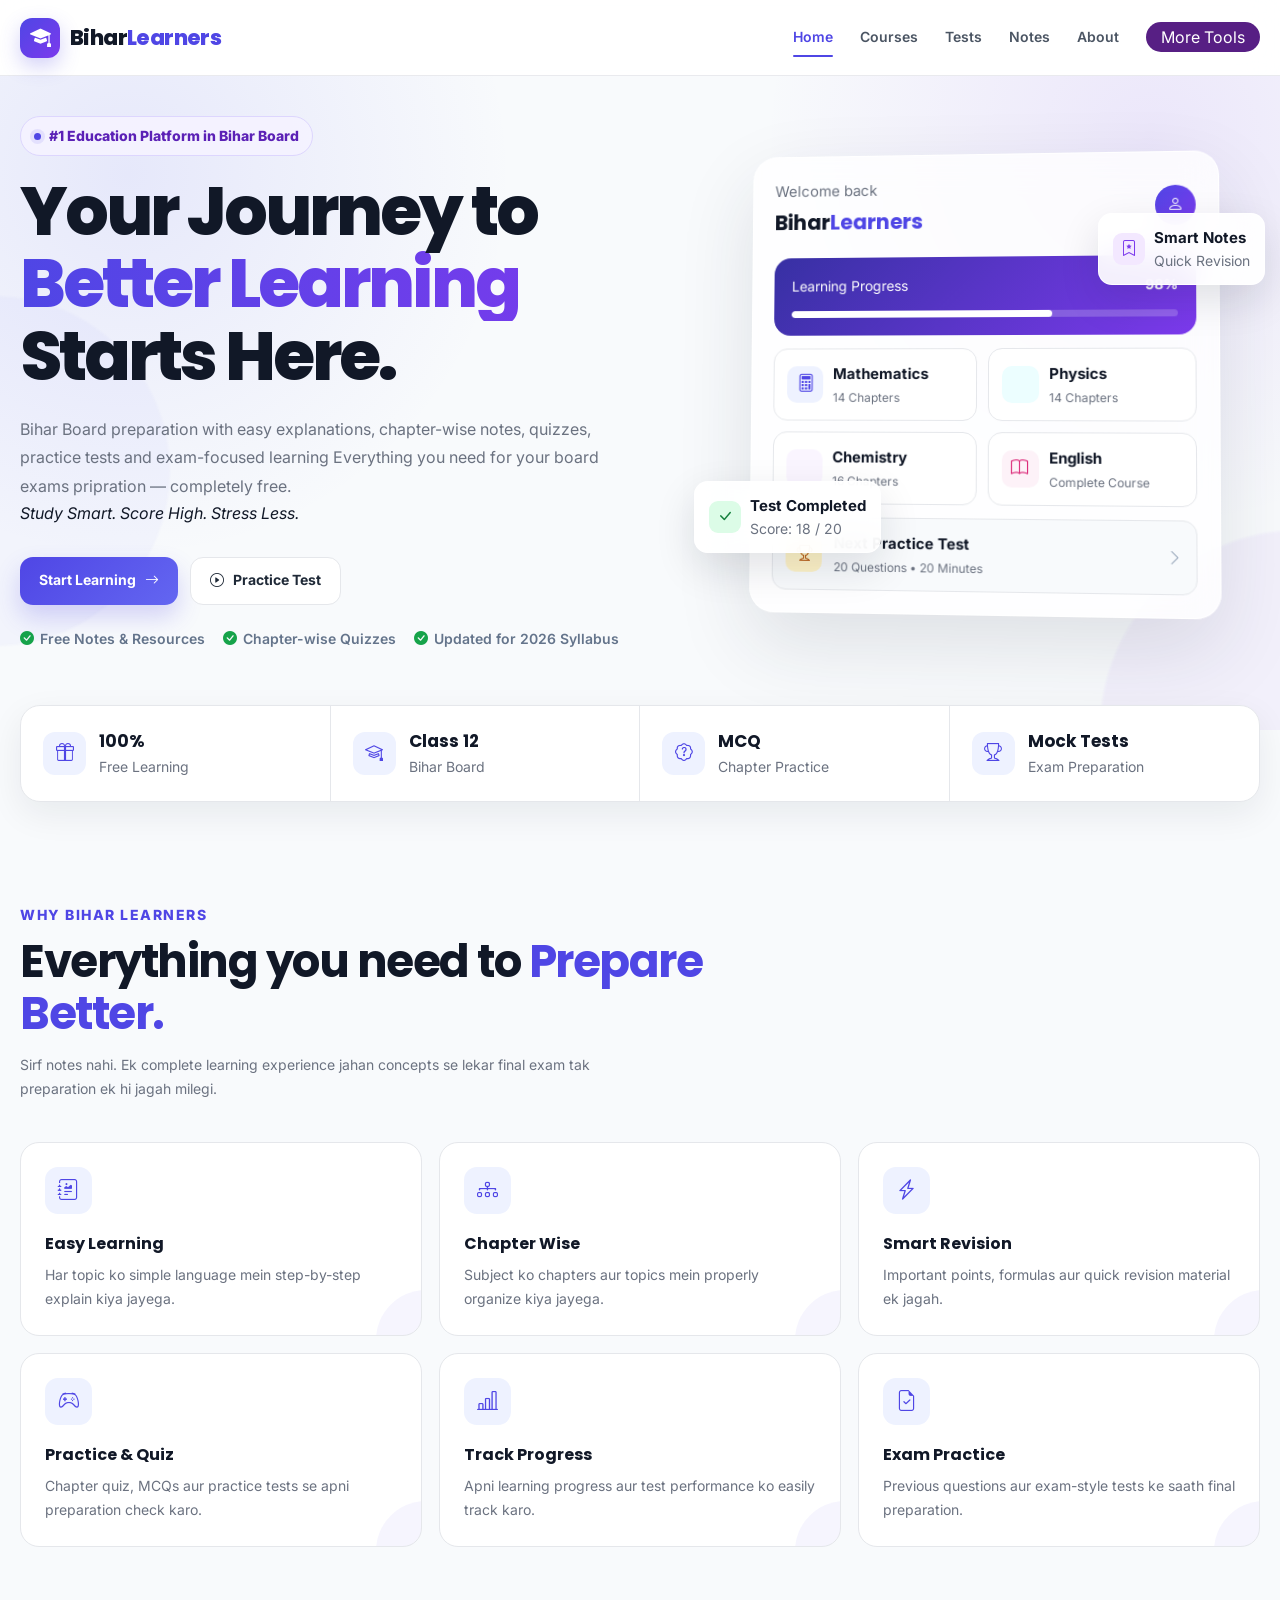
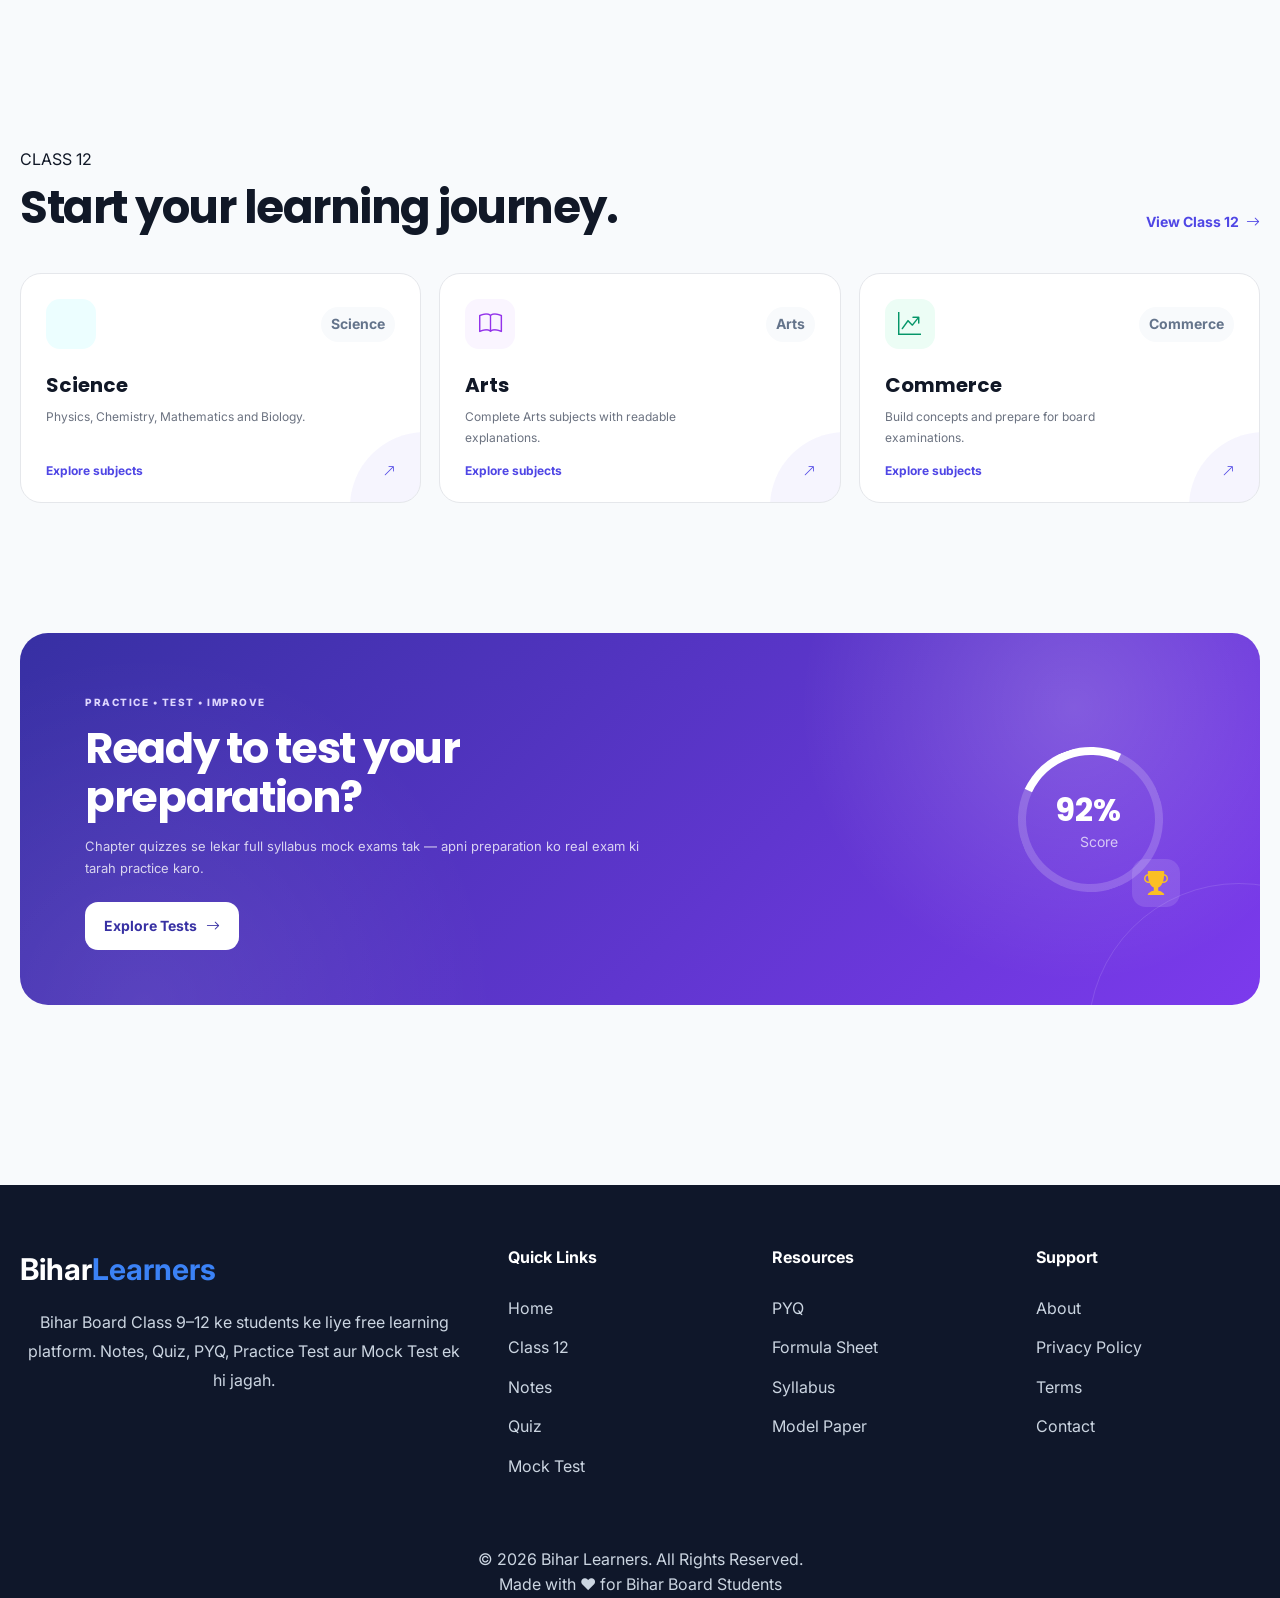
<file: index.html>
<!DOCTYPE html>
<html lang="en">

<head>
    <meta charset="UTF-8">

    <meta name="viewport" content="width=device-width, initial-scale=1.0">

    <meta name="description"
        content="Bihar Learners - Free Class 12 Bihar Board courses, notes, quizzes, practice tests and exam preparation.">

    <meta name="theme-color" content="#4f46e5">

    <title>Bihar Learners | Class 12 Bihar Board</title>


    <!-- =========================
         GOOGLE FONTS
    ========================== -->

    <link rel="preconnect" href="https://fonts.googleapis.com">

    <link rel="preconnect" href="https://fonts.gstatic.com" crossorigin>

    <link
        href="https://fonts.googleapis.com/css2?family=Inter:wght@400;500;600;700;800&family=Poppins:wght@500;600;700;800&display=swap"
        rel="stylesheet">


    <!-- =========================
         BOOTSTRAP ICONS
    ========================== -->

    <link rel="stylesheet" href="https://cdn.jsdelivr.net/npm/bootstrap-icons@1.11.3/font/bootstrap-icons.min.css">


    <!-- =========================
         PROJECT CSS
    ========================== -->

    <link rel="stylesheet" href="css/style.css">

    <link rel="stylesheet" href="css/responsive.css">

    <link rel="stylesheet" href="css/components.css">

</head>
<style>
    /* Modern Premium Dropdown UI CSS */
    .dropdown {
        position: relative;
        display: inline-block;
    }

    /* Invisible block to keep hover active between button and dropdown */
    .dropdown::after {
        content: '';
        position: absolute;
        top: 100%;
        left: 0;
        width: 100%;
        height: 15px;
    }

    .logo img {
        height: 50px;
        vertical-align: middle
    }

    .dropdown-content {
        opacity: 0;
        visibility: hidden;
        transform: translateY(15px);
        transition: all 0.3s cubic-bezier(0.25, 0.8, 0.25, 1);
        position: absolute;
        background-color: #ffffff;
        min-width: 200px;
        box-shadow: 0 10px 30px rgba(0, 0, 0, 0.08);
        z-index: 9999;
        border-radius: 12px;
        top: 100%;
        left: 0;
        margin-top: 12px;
        padding: 8px;
        border: 1px solid rgba(0, 0, 0, 0.05);
    }

    /* Upward pointing arrow (Caret) */
    .dropdown-content::before {
        content: '';
        position: absolute;
        top: -6px;
        left: 45px;
        /* Adjust according to button text */
        transform: rotate(45deg);
        width: 12px;
        height: 12px;
        background-color: #ffffff;
        border-top: 1px solid rgba(0, 0, 0, 0.05);
        border-left: 1px solid rgba(0, 0, 0, 0.05);
    }

    .dropdown-content a {
        color: #4a4a4a !important;
        padding: 10px 16px;
        text-decoration: none;
        display: block;
        background: transparent !important;
        border-radius: 8px !important;
        font-size: 14px;
        font-weight: 500;
        transition: all 0.2s ease-in-out;
        margin-bottom: 2px;
        font-family: 'Poppins', sans-serif;
    }

    .dropdown-content a:last-child {
        margin-bottom: 0;
    }

    /* Hover effect on dropdown links */
    .dropdown-content a:hover {
        background-color: #f5f0fa !important;
        /* Soft theme matching color */
        color: #571F84 !important;
        transform: translateX(5px);
        /* Modern slide right effect */
    }

    /* Show dropdown on hover */
    .dropdown:hover .dropdown-content {
        opacity: 1;
        visibility: visible;
        transform: translateY(0);
    }
</style>


<!-- ==================================================
     NAVBAR
================================================== -->

<header class="site-header">

    <div class="container nav-container">


        <!-- BRAND -->

        <a href="index.html" class="brand">

            <span class="brand-icon">
                <i class="bi bi-mortarboard-fill"></i>
            </span>

            <span class="brand-text">
                Bihar<span>Learners</span>
            </span>

        </a>


        <!-- DESKTOP NAVIGATION -->

        <nav class="main-nav" id="mainNav">

            <a href="index.html" class="nav-link active">
                Home
            </a>

            <a href="pages/courses.html" class="nav-link">
                Courses
            </a>

            <a href="pages/tests.html" class="nav-link">
                Tests
            </a>

            <a href="pages/notes.html" class="nav-link">
                Notes
            </a>

            <a href="pages/about.html" class="nav-link">
                About
            </a>

            <li class="dropdown">
                <a href="#"
                    style="color:white; background:#571F84; padding: 5px 15px; border-radius: 20px; transition: 0.3s;"
                    class="">More Tools <i class="fa-solid fa-caret-down"></i></a>
                <div class="dropdown-content">
                    <a href="careers.php"><i class="fa-solid fa-briefcase"></i> Careers</a>
                    <a href="free-library.php"><i class="fa-solid fa-book-open-reader"></i> Free Course</a>
                    <a href="spoken-english.php"><i class="fa-solid fa-language"></i> Spoken Learning</a>
                    <a href="tools.php"><i class="fa-solid fa-toolbox"></i> Master Tools</a>
                    <a href="omr.php"><i class="fa-solid fa-list-check"></i> OMR Generator</a>
                    <a href="exam_timer.php"><i class="fa-solid fa-stopwatch"></i> Exam Timer</a>
                </div>
            </li>

        </nav>


        <!-- MOBILE MENU -->

        <button class="menu-toggle" id="menuToggle" aria-label="Open menu">

            <i class="bi bi-list"></i>

        </button>

    </div>

</header>



<!-- ==================================================
     HERO
================================================== -->

<main>


    <section class="hero-section">

        <div class="hero-background">

            <div class="hero-glow glow-one"></div>

            <div class="hero-glow glow-two"></div>

        </div>


        <div class="container hero-container">


            <!-- HERO CONTENT -->

            <div class="hero-content">


                <div class="hero-badge">

                    <span class="badge-dot"></span>

                    #1 Education Platform in Bihar Board

                </div>


                <h1>

                    Your Journey to

                    <span>Better Learning</span>

                    Starts Here.

                </h1>


                <p>

                    Bihar Board preparation
                    with easy explanations, chapter-wise notes,
                    quizzes, practice tests and exam-focused
                    learning Everything you need for your board exams pripration — completely free.

                </p>
                <i>Study Smart. Score High. Stress Less.</i>


                <div class="hero-buttons">

                    <a href="class 12/index.html" class="btn btn-primary">

                        Start Learning

                        <i class="bi bi-arrow-right"></i>

                    </a>


                    <a href="pages/tests.html" class="btn btn-secondary">

                        <i class="bi bi-play-circle"></i>

                        Practice Test

                    </a>

                </div>


                <!-- TRUST POINTS -->

                <div class="hero-points">

                    <span>
                        <i class="bi bi-check-circle-fill"></i>
                        Free Notes & Resources
                    </span>

                    <span>
                        <i class="bi bi-check-circle-fill"></i>
                        Chapter-wise Quizzes
                    </span>

                    <span>
                        <i class="bi bi-check-circle-fill"></i>
                        Updated for 2026 Syllabus
                    </span>

                </div>


            </div>



            <!-- HERO VISUAL -->

            <div class="hero-visual">


                <div class="dashboard-card">


                    <!-- DASHBOARD HEADER -->

                    <div class="dashboard-header">

                        <div>

                            <small>
                                Welcome back
                            </small>

                            <h3>


                                <span class="brand-text">
                                    Bihar<span>Learners</span>
                                </span>
                            </h3>
                        </div>


                        <div class="profile-icon">

                            <i class="bi bi-person"></i>

                        </div>

                    </div>



                    <!-- PROGRESS -->

                    <div class="learning-progress">

                        <div class="progress-top">

                            <span>
                                Learning Progress
                            </span>

                            <strong>
                                98%
                            </strong>

                        </div>


                        <div class="progress-track">

                            <div class="progress-value"></div>

                        </div>

                    </div>



                    <!-- SUBJECTS -->

                    <div class="mini-subjects">


                        <div class="mini-subject">

                            <span class="subject-symbol math">
                                <i class="bi bi-calculator"></i>
                            </span>

                            <div>

                                <strong>
                                    Mathematics
                                </strong>

                                <small>
                                    14 Chapters
                                </small>

                            </div>

                        </div>



                        <div class="mini-subject">

                            <span class="subject-symbol physics">
                                <i class="bi bi-atom"></i>
                            </span>

                            <div>

                                <strong>
                                    Physics
                                </strong>

                                <small>
                                    14 Chapters
                                </small>

                            </div>

                        </div>



                        <div class="mini-subject">

                            <span class="subject-symbol chemistry">
                                <i class="bi bi-flask"></i>
                            </span>

                            <div>

                                <strong>
                                    Chemistry
                                </strong>

                                <small>
                                    16 Chapters
                                </small>

                            </div>

                        </div>



                        <div class="mini-subject">

                            <span class="subject-symbol english">
                                <i class="bi bi-book"></i>
                            </span>

                            <div>

                                <strong>
                                    English
                                </strong>

                                <small>
                                    Complete Course
                                </small>

                            </div>

                        </div>


                    </div>


                    <!-- TEST CARD -->

                    <div class="test-preview">

                        <div class="test-icon">

                            <i class="bi bi-trophy"></i>

                        </div>


                        <div>

                            <strong>
                                Next Practice Test
                            </strong>

                            <small>
                                20 Questions • 20 Minutes
                            </small>

                        </div>


                        <i class="bi bi-chevron-right"></i>

                    </div>

                </div>


                <!-- FLOATING CARD -->

                <div class="floating-card floating-test">

                    <span>
                        <i class="bi bi-check-lg"></i>
                    </span>

                    <div>

                        <strong>
                            Test Completed
                        </strong>

                        <small>
                            Score: 18 / 20
                        </small>

                    </div>

                </div>


                <div class="floating-card floating-note">

                    <span>
                        <i class="bi bi-bookmark-star"></i>
                    </span>

                    <div>

                        <strong>
                            Smart Notes
                        </strong>

                        <small>
                            Quick Revision
                        </small>

                    </div>

                </div>


            </div>

        </div>

    </section>



    <!-- ==================================================
     QUICK STATS
================================================== -->

    <section class="stats-section">

        <div class="container stats-container">


            <div class="stat-item">

                <div class="stat-icon">
                    <i class="bi bi-gift"></i>
                </div>

                <div>

                    <strong>
                        100%
                    </strong>

                    <span>
                        Free Learning
                    </span>

                </div>

            </div>



            <div class="stat-item">

                <div class="stat-icon">
                    <i class="bi bi-mortarboard"></i>
                </div>

                <div>

                    <strong>
                        Class 12
                    </strong>

                    <span>
                        Bihar Board
                    </span>

                </div>

            </div>



            <div class="stat-item">

                <div class="stat-icon">
                    <i class="bi bi-patch-question"></i>
                </div>

                <div>

                    <strong>
                        MCQ
                    </strong>

                    <span>
                        Chapter Practice
                    </span>

                </div>

            </div>



            <div class="stat-item">

                <div class="stat-icon">
                    <i class="bi bi-trophy"></i>
                </div>

                <div>

                    <strong>
                        Mock Tests
                    </strong>

                    <span>
                        Exam Preparation
                    </span>

                </div>

            </div>


        </div>

    </section>



    <!-- ==================================================
     WHY BIHAR LEARNERS
================================================== -->

    <section class="features-section">

        <div class="container">


            <div class="section-heading">

                <span>
                    WHY BIHAR LEARNERS
                </span>

                <h2>
                    Everything you need to
                    <span>Prepare Better.</span>
                </h2>

                <p>

                    Sirf notes nahi. Ek complete learning
                    experience jahan concepts se lekar final
                    exam tak preparation ek hi jagah milegi.

                </p>

            </div>



            <div class="feature-grid">


                <article class="feature-card">

                    <div class="feature-icon">
                        <i class="bi bi-journal-richtext"></i>
                    </div>

                    <h3>
                        Easy Learning
                    </h3>

                    <p>
                        Har topic ko simple language mein
                        step-by-step explain kiya jayega.
                    </p>

                </article>



                <article class="feature-card">

                    <div class="feature-icon">
                        <i class="bi bi-diagram-3"></i>
                    </div>

                    <h3>
                        Chapter Wise
                    </h3>

                    <p>
                        Subject ko chapters aur topics mein
                        properly organize kiya jayega.
                    </p>

                </article>



                <article class="feature-card">

                    <div class="feature-icon">
                        <i class="bi bi-lightning-charge"></i>
                    </div>

                    <h3>
                        Smart Revision
                    </h3>

                    <p>
                        Important points, formulas aur quick
                        revision material ek jagah.
                    </p>

                </article>



                <article class="feature-card">

                    <div class="feature-icon">
                        <i class="bi bi-controller"></i>
                    </div>

                    <h3>
                        Practice & Quiz
                    </h3>

                    <p>
                        Chapter quiz, MCQs aur practice tests
                        se apni preparation check karo.
                    </p>

                </article>



                <article class="feature-card">

                    <div class="feature-icon">
                        <i class="bi bi-bar-chart-line"></i>
                    </div>

                    <h3>
                        Track Progress
                    </h3>

                    <p>
                        Apni learning progress aur test
                        performance ko easily track karo.
                    </p>

                </article>



                <article class="feature-card">

                    <div class="feature-icon">
                        <i class="bi bi-file-earmark-check"></i>
                    </div>

                    <h3>
                        Exam Practice
                    </h3>

                    <p>
                        Previous questions aur exam-style
                        tests ke saath final preparation.
                    </p>

                </article>


            </div>

        </div>

    </section>



    <!-- ==================================================
     CLASS 12 COURSES
================================================== -->

    <section class="courses-section" id="courses">

        <div class="container">


            <div class="section-heading section-heading-row">

                <div>

                    <span>
                        CLASS 12
                    </span>

                    <h2>
                        Start your learning journey.
                    </h2>

                </div>


                <a href="class 12/index.html" class="view-all">

                    View Class 12

                    <i class="bi bi-arrow-right"></i>

                </a>

            </div>



            <div class="course-preview-grid">


                <!-- SCIENCE -->

                <a href="class 12/index.html" class="course-card">

                    <div class="course-top">

                        <div class="course-icon science-icon">
                            <i class="bi bi-atom"></i>
                        </div>

                        <span class="course-label">
                            Science
                        </span>

                    </div>


                    <h3>
                        Science
                    </h3>

                    <p>
                        Physics, Chemistry, Mathematics
                        and Biology.
                    </p>


                    <div class="course-footer">

                        <span>
                            Explore subjects
                        </span>

                        <i class="bi bi-arrow-up-right"></i>

                    </div>

                </a>



                <!-- ARTS -->

                <a href="class 12/index.html" class="course-card">

                    <div class="course-top">

                        <div class="course-icon arts-icon">
                            <i class="bi bi-book"></i>
                        </div>

                        <span class="course-label">
                            Arts
                        </span>

                    </div>


                    <h3>
                        Arts
                    </h3>

                    <p>
                        Complete Arts subjects with
                        readable explanations.
                    </p>


                    <div class="course-footer">

                        <span>
                            Explore subjects
                        </span>

                        <i class="bi bi-arrow-up-right"></i>

                    </div>

                </a>



                <!-- COMMERCE -->

                <a href="class 12/index.html" class="course-card">

                    <div class="course-top">

                        <div class="course-icon commerce-icon">
                            <i class="bi bi-graph-up-arrow"></i>
                        </div>

                        <span class="course-label">
                            Commerce
                        </span>

                    </div>


                    <h3>
                        Commerce
                    </h3>

                    <p>
                        Build concepts and prepare for
                        board examinations.
                    </p>


                    <div class="course-footer">

                        <span>
                            Explore subjects
                        </span>

                        <i class="bi bi-arrow-up-right"></i>

                    </div>

                </a>


            </div>

        </div>

    </section>



    <!-- ==================================================
     TEST CTA
================================================== -->

    <section class="test-section">

        <div class="container">


            <div class="test-banner">


                <div class="test-banner-content">

                    <span class="banner-tag">
                        PRACTICE • TEST • IMPROVE
                    </span>

                    <h2>
                        Ready to test
                        your preparation?
                    </h2>

                    <p>
                        Chapter quizzes se lekar full syllabus
                        mock exams tak — apni preparation ko
                        real exam ki tarah practice karo.
                    </p>


                    <a href="pages/tests.html" class="btn btn-white">

                        Explore Tests

                        <i class="bi bi-arrow-right"></i>

                    </a>

                </div>


                <div class="test-banner-visual">

                    <div class="score-circle">

                        <strong>
                            92%
                        </strong>

                        <span>
                            Score
                        </span>

                    </div>

                    <i class="bi bi-trophy-fill trophy-icon"></i>

                </div>


            </div>

        </div>

    </section>



    <!-- ==================================================
     FOOTER
================================================== -->

    <footer class="site-footer">

        <div class="container footer-top">

            <div class="footer-brand">

                <h3>Bihar<span>Learners</span></h3>

                <p>
                    Bihar Board Class 9–12 ke students ke liye free learning
                    platform. Notes, Quiz, PYQ, Practice Test aur Mock Test
                    ek hi jagah.
                </p>

            </div>



            <div class="footer-links">

                <h4>Quick Links</h4>

                <a href="index.html">Home</a>
                <a href="class 12/index.html">Class 12</a>
                <a href="#">Notes</a>
                <a href="#">Quiz</a>
                <a href="#">Mock Test</a>

            </div>

            <div class="footer-links">

                <h4>Resources</h4>

                <a href="#">PYQ</a>
                <a href="#">Formula Sheet</a>
                <a href="#">Syllabus</a>
                <a href="#">Model Paper</a>

            </div>

            <div class="footer-links">

                <h4>Support</h4>

                <a href="#">About</a>
                <a href="#">Privacy Policy</a>
                <a href="#">Terms</a>
                <a href="#">Contact</a>

            </div>

        </div>

        <div class="text-align: center; padding: 20px 0;">

            <p>
                © 2026 Bihar Learners. All Rights Reserved.
            </p>



       

            <p>
                Made with ❤️ for Bihar Board Students
            </p>
 </div>
    </footer>


</main>



<!-- ==================================================
     JAVASCRIPT
================================================== -->

<script src="js/app.js"></script>

</body>

</html>
</file>
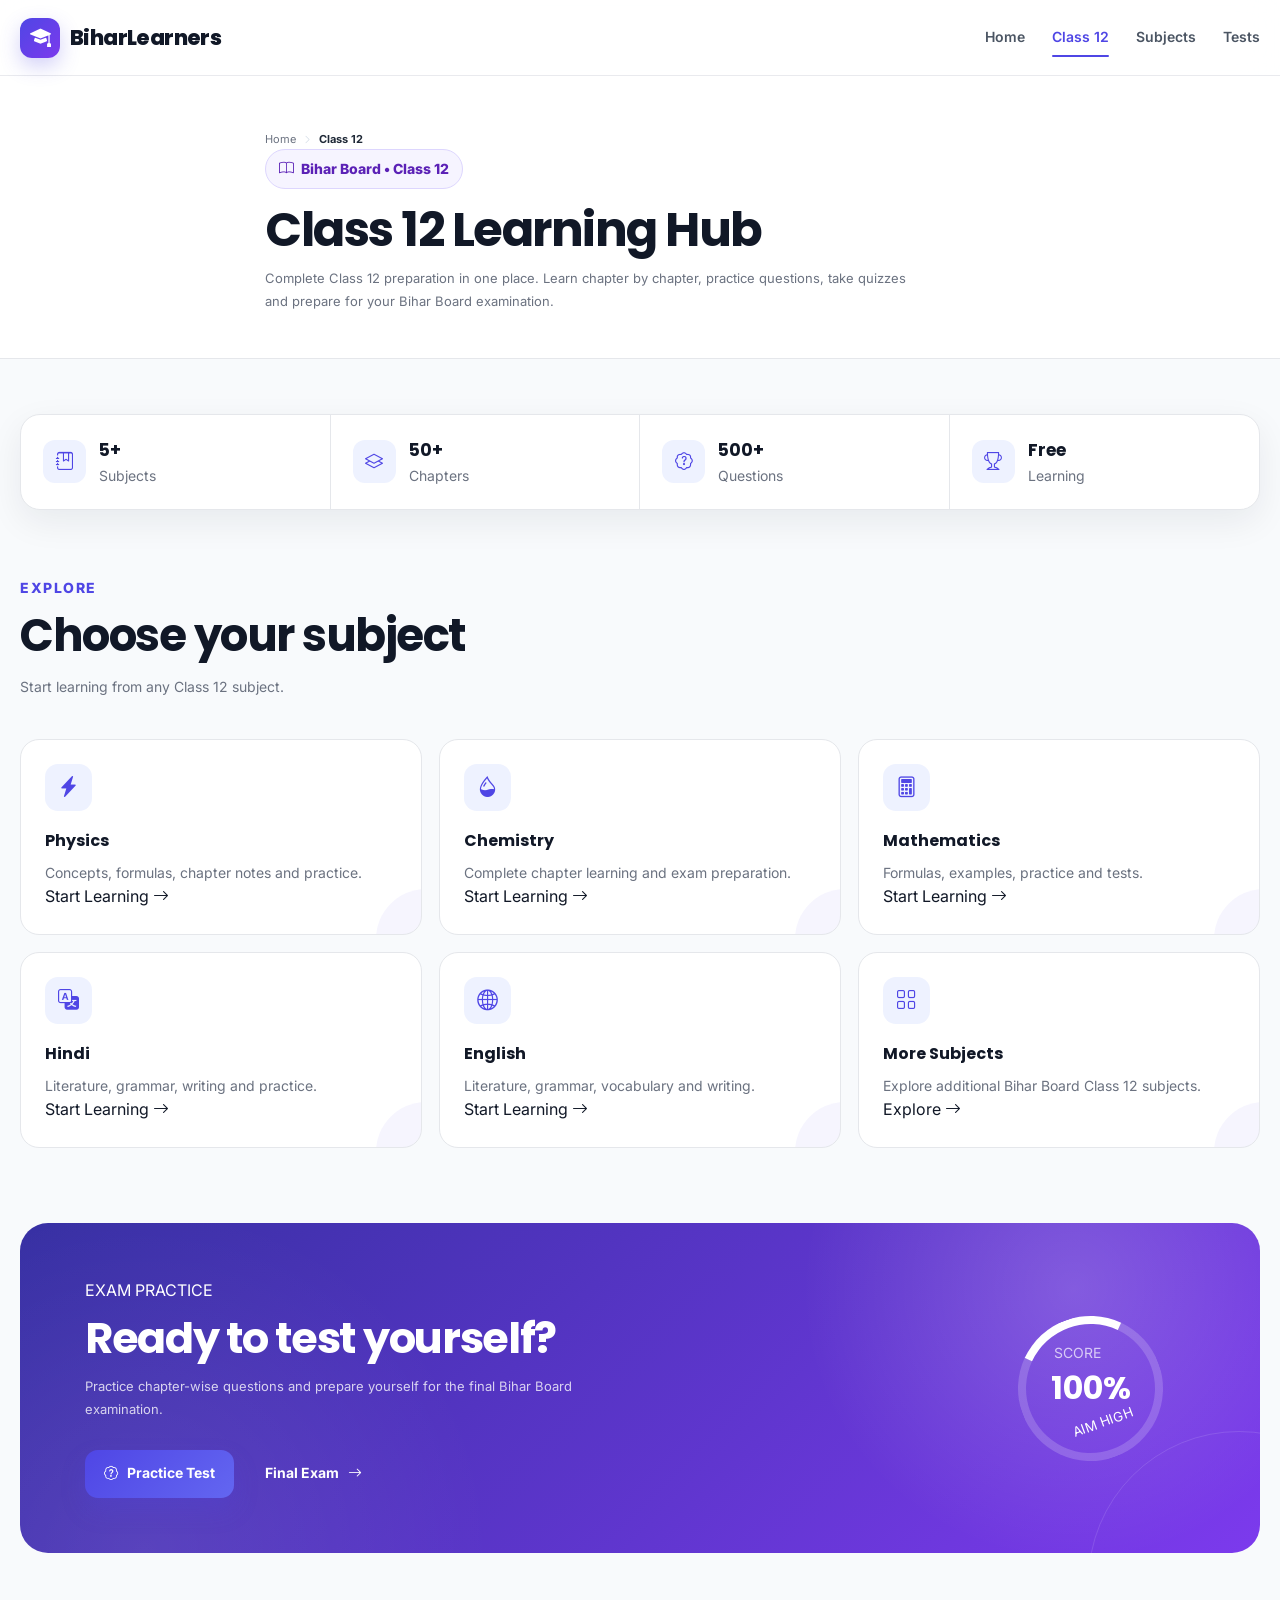
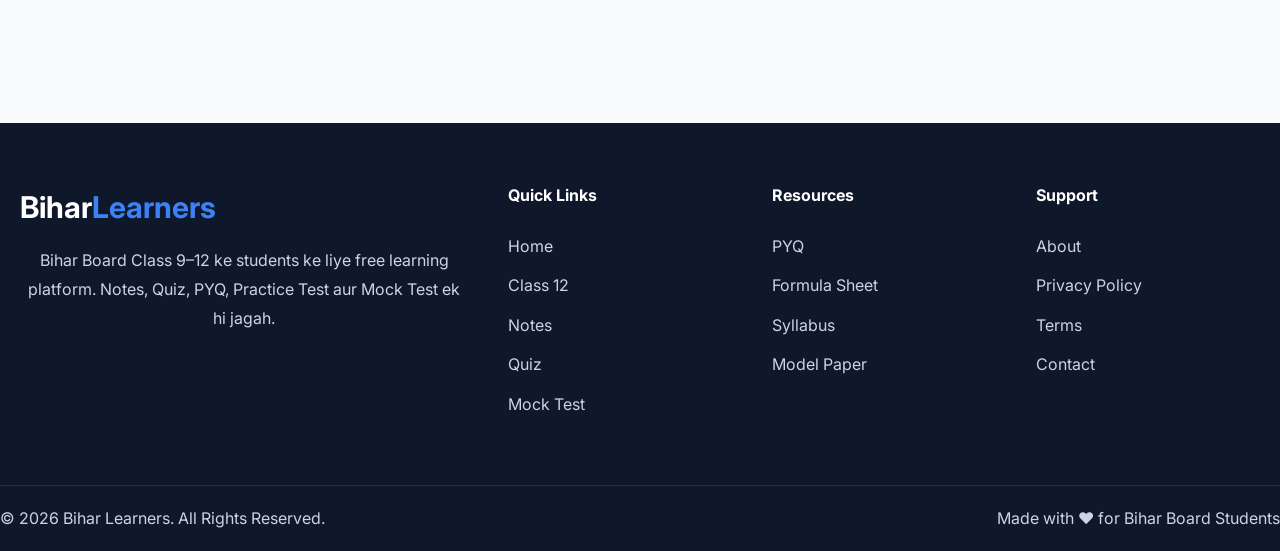
<file: class 12/index.html>
<!DOCTYPE html>
<html lang="en">

<head>

    <meta charset="UTF-8">

    <meta
        name="viewport"
        content="width=device-width, initial-scale=1.0"
    >

    <meta
        name="description"
        content="Bihar Learners Class 12 - Free Bihar Board Class 12 study material, chapter notes, quizzes and exam practice."
    >

    <title>Class 12 | Bihar Learners</title>


    <!-- Google Font -->

    <link
        rel="preconnect"
        href="https://fonts.googleapis.com"
    >

    <link
        rel="preconnect"
        href="https://fonts.gstatic.com"
        crossorigin
    >

    <link
        href="https://fonts.googleapis.com/css2?family=Inter:wght@400;500;600;700;800&family=Poppins:wght@500;600;700;800&display=swap"
        rel="stylesheet"
    >


    <!-- Bootstrap Icons -->

    <link
        rel="stylesheet"
        href="https://cdn.jsdelivr.net/npm/bootstrap-icons@1.11.3/font/bootstrap-icons.min.css"
    >


    <!-- Main CSS -->

    <link
        rel="stylesheet"
        href="../css/style.css"
    >

    <link
        rel="stylesheet"
        href="../css/components.css"
    >

    <link
        rel="stylesheet"
        href="../css/responsive.css"
    >

</head>


<body>


    <!-- =====================================================
         HEADER
    ====================================================== -->

    <header class="site-header">

        <div class="container nav-container">


            <!-- Brand -->

            <a
                href="../index.html"
                class="brand"
            >

                <span class="brand-icon">
                    <i class="bi bi-mortarboard-fill"></i>
                </span>

                <span>
                    Bihar<span>Learners</span>
                </span>

            </a>


            <!-- Mobile Menu -->

            <button
                class="menu-toggle"
                id="menuToggle"
                type="button"
                aria-label="Open navigation"
                aria-expanded="false"
            >

                <i class="bi bi-list"></i>

            </button>


            <!-- Navigation -->

            <nav
                class="main-nav"
                id="mainNav"
            >

                <a
                    href="../index.html"
                    class="nav-link"
                >
                    Home
                </a>

                <a
                    href="index.html"
                    class="nav-link active"
                >
                    Class 12
                </a>

                <a
                    href="#subjects"
                    class="nav-link"
                >
                    Subjects
                </a>

                <a
                    href="#tests"
                    class="nav-link"
                >
                    Tests
                </a>

            </nav>

        </div>

    </header>



    <!-- =====================================================
         PAGE HEADER
    ====================================================== -->

    <main>


        <section class="page-header">

            <div class="container page-header-content">


                <!-- Breadcrumb -->

                <div class="breadcrumb">

                    <a href="../index.html">
                        Home
                    </a>

                    <i class="bi bi-chevron-right"></i>

                    <span class="current">
                        Class 12
                    </span>

                </div>


                <div class="hero-badge">

                    <i class="bi bi-book"></i>

                    Bihar Board • Class 12

                </div>


                <h1>
                    Class 12
                    <span class="text-gradient">
                        Learning Hub
                    </span>
                </h1>


                <p>

                    Complete Class 12 preparation in one place.
                    Learn chapter by chapter, practice questions,
                    take quizzes and prepare for your Bihar Board
                    examination.

                </p>


            </div>

        </section>



        <!-- =================================================
             QUICK STATS
        ================================================== -->

        <section class="page-content">

            <div class="container">


                <div class="stats-container">


                    <div class="stat-item">

                        <div class="stat-icon">
                            <i class="bi bi-journal-bookmark"></i>
                        </div>

                        <div>

                            <strong>
                                5+
                            </strong>

                            <span>
                                Subjects
                            </span>

                        </div>

                    </div>


                    <div class="stat-item">

                        <div class="stat-icon">
                            <i class="bi bi-layers"></i>
                        </div>

                        <div>

                            <strong>
                                50+
                            </strong>

                            <span>
                                Chapters
                            </span>

                        </div>

                    </div>


                    <div class="stat-item">

                        <div class="stat-icon">
                            <i class="bi bi-patch-question"></i>
                        </div>

                        <div>

                            <strong>
                                500+
                            </strong>

                            <span>
                                Questions
                            </span>

                        </div>

                    </div>


                    <div class="stat-item">

                        <div class="stat-icon">
                            <i class="bi bi-trophy"></i>
                        </div>

                        <div>

                            <strong>
                                Free
                            </strong>

                            <span>
                                Learning
                            </span>

                        </div>

                    </div>


                </div>



                <!-- =================================================
                     SUBJECTS
                ================================================== -->

                <section
                    id="subjects"
                    style="margin-top: 65px;"
                >


                    <div class="section-heading-row">

                        <div class="section-heading">

                            <span class="eyebrow">
                                EXPLORE
                            </span>

                            <h2>
                                Choose your subject
                            </h2>

                            <p>
                                Start learning from any Class 12
                                subject.
                            </p>

                        </div>

                    </div>



                    <div class="feature-grid">


                        <!-- Physics -->

                        <a
                            href="science/physics/index.html"
                            class="feature-card"
                        >

                            <div class="feature-icon">
                                <i class="bi bi-lightning-charge-fill"></i>
                            </div>

                            <h3>
                                Physics
                            </h3>

                            <p>
                                Concepts, formulas,
                                chapter notes and practice.
                            </p>

                            <span class="feature-link">

                                Start Learning

                                <i class="bi bi-arrow-right"></i>

                            </span>

                        </a>



                        <!-- Chemistry -->

                        <a
                            href="science/chemistry/index.html"
                            class="feature-card"
                        >

                            <div class="feature-icon">
                                <i class="bi bi-droplet-half"></i>
                            </div>

                            <h3>
                                Chemistry
                            </h3>

                            <p>
                                Complete chapter learning
                                and exam preparation.
                            </p>

                            <span class="feature-link">

                                Start Learning

                                <i class="bi bi-arrow-right"></i>

                            </span>

                        </a>



                        <!-- Mathematics -->

                        <a
                            href="science/mathematics/index.html"
                            class="feature-card"
                        >

                            <div class="feature-icon">
                                <i class="bi bi-calculator"></i>
                            </div>

                            <h3>
                                Mathematics
                            </h3>

                            <p>
                                Formulas, examples,
                                practice and tests.
                            </p>

                            <span class="feature-link">

                                Start Learning

                                <i class="bi bi-arrow-right"></i>

                            </span>

                        </a>



                        <!-- Hindi -->

                        <a
                            href="#"
                            class="feature-card"
                        >

                            <div class="feature-icon">
                                <i class="bi bi-translate"></i>
                            </div>

                            <h3>
                                Hindi
                            </h3>

                            <p>
                                Literature, grammar,
                                writing and practice.
                            </p>

                            <span class="feature-link">

                                Start Learning

                                <i class="bi bi-arrow-right"></i>

                            </span>

                        </a>



                        <!-- English -->

                        <a
                            href="#"
                            class="feature-card"
                        >

                            <div class="feature-icon">
                                <i class="bi bi-globe2"></i>
                            </div>

                            <h3>
                                English
                            </h3>

                            <p>
                                Literature, grammar,
                                vocabulary and writing.
                            </p>

                            <span class="feature-link">

                                Start Learning

                                <i class="bi bi-arrow-right"></i>

                            </span>

                        </a>



                        <!-- More Subjects -->

                        <a
                            href="#"
                            class="feature-card"
                        >

                            <div class="feature-icon">
                                <i class="bi bi-grid"></i>
                            </div>

                            <h3>
                                More Subjects
                            </h3>

                            <p>
                                Explore additional Bihar Board
                                Class 12 subjects.
                            </p>

                            <span class="feature-link">

                                Explore

                                <i class="bi bi-arrow-right"></i>

                            </span>

                        </a>


                    </div>

                </section>



                <!-- =================================================
                     TEST SECTION
                ================================================== -->

                <section
                    id="tests"
                    style="margin-top: 75px;"
                >

                    <div class="test-banner">


                        <div class="test-banner-content">

                            <span class="eyebrow">
                                EXAM PRACTICE
                            </span>

                            <h2>
                                Ready to test yourself?
                            </h2>

                            <p>

                                Practice chapter-wise questions
                                and prepare yourself for the final
                                Bihar Board examination.

                            </p>


                            <div class="hero-buttons">

                                <a
                                    href="#"
                                    class="btn btn-primary"
                                >

                                    <i class="bi bi-patch-question"></i>

                                    Practice Test

                                </a>


                                <a
                                    href="#"
                                    class="btn btn-outline"
                                >

                                    Final Exam

                                    <i class="bi bi-arrow-right"></i>

                                </a>

                            </div>

                        </div>


                        <div class="test-banner-visual">

                            <div class="score-circle">

                                <span>
                                    SCORE
                                </span>

                                <strong>
                                    100%
                                </strong>

                                <small>
                                    AIM HIGH
                                </small>

                            </div>

                        </div>


                    </div>

                </section>


            </div>

        </section>


    </main>



    <!-- =====================================================
         FOOTER
    ====================================================== -->

   <footer class="site-footer">

    <div class="container footer-top">

        <div class="footer-brand">

            <h3>Bihar<span>Learners</span></h3>

            <p>
                Bihar Board Class 9–12 ke students ke liye free learning
                platform. Notes, Quiz, PYQ, Practice Test aur Mock Test
                ek hi jagah.
            </p>

        </div>

        <div class="footer-links">

            <h4>Quick Links</h4>

            <a href="../index.html">Home</a>
            <a href="index.html">Class 12</a>
            <a href="#">Notes</a>
            <a href="#">Quiz</a>
            <a href="#">Mock Test</a>

        </div>

        <div class="footer-links">

            <h4>Resources</h4>

            <a href="#">PYQ</a>
            <a href="#">Formula Sheet</a>
            <a href="#">Syllabus</a>
            <a href="#">Model Paper</a>

        </div>

        <div class="footer-links">

            <h4>Support</h4>

            <a href="#">About</a>
            <a href="#">Privacy Policy</a>
            <a href="#">Terms</a>
            <a href="#">Contact</a>

        </div>

    </div>

    <div class="footer-bottom">

        <p>
            © 2026 Bihar Learners. All Rights Reserved.
        </p>

        <span>
            Made with ❤️ for Bihar Board Students
        </span>

    </div>

</footer>



    <!-- =====================================================
         JAVASCRIPT
    ====================================================== -->

    <script src="../js/app.js"></script>

</body>

</html>
</file>
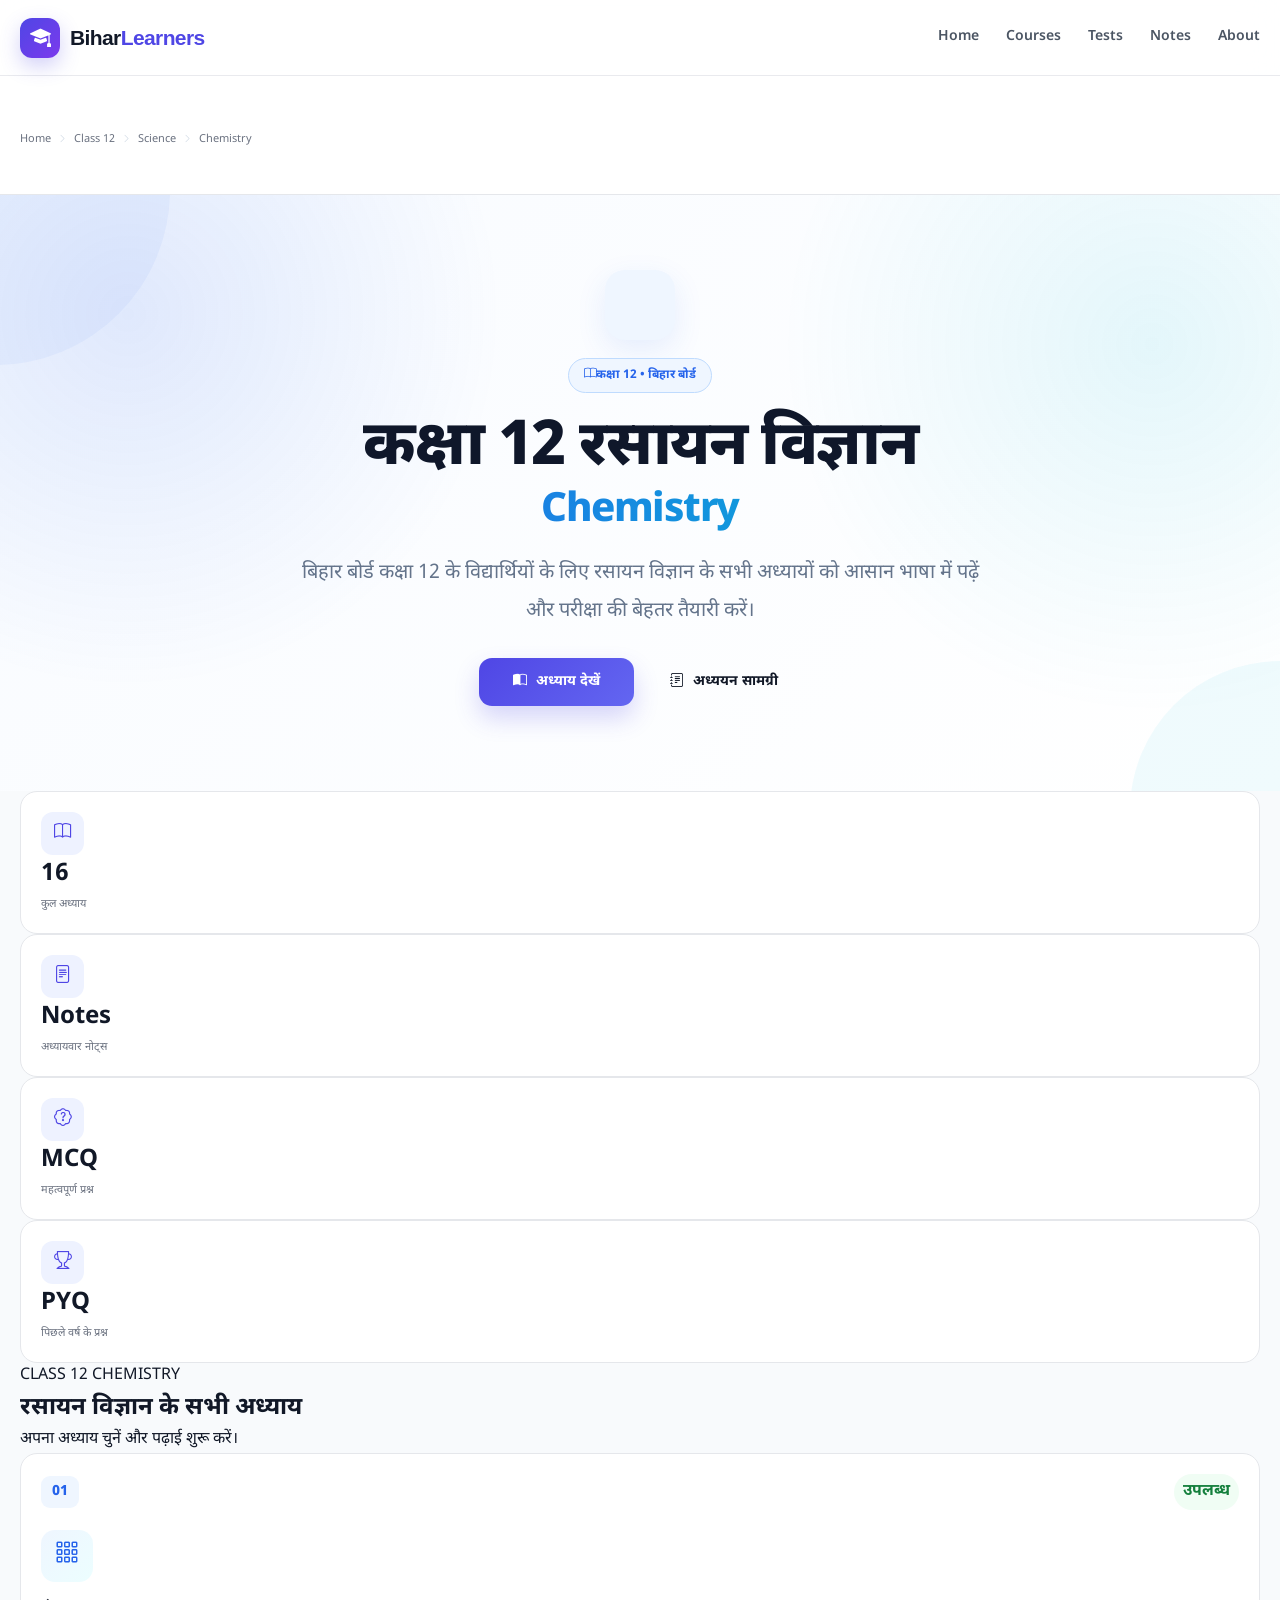
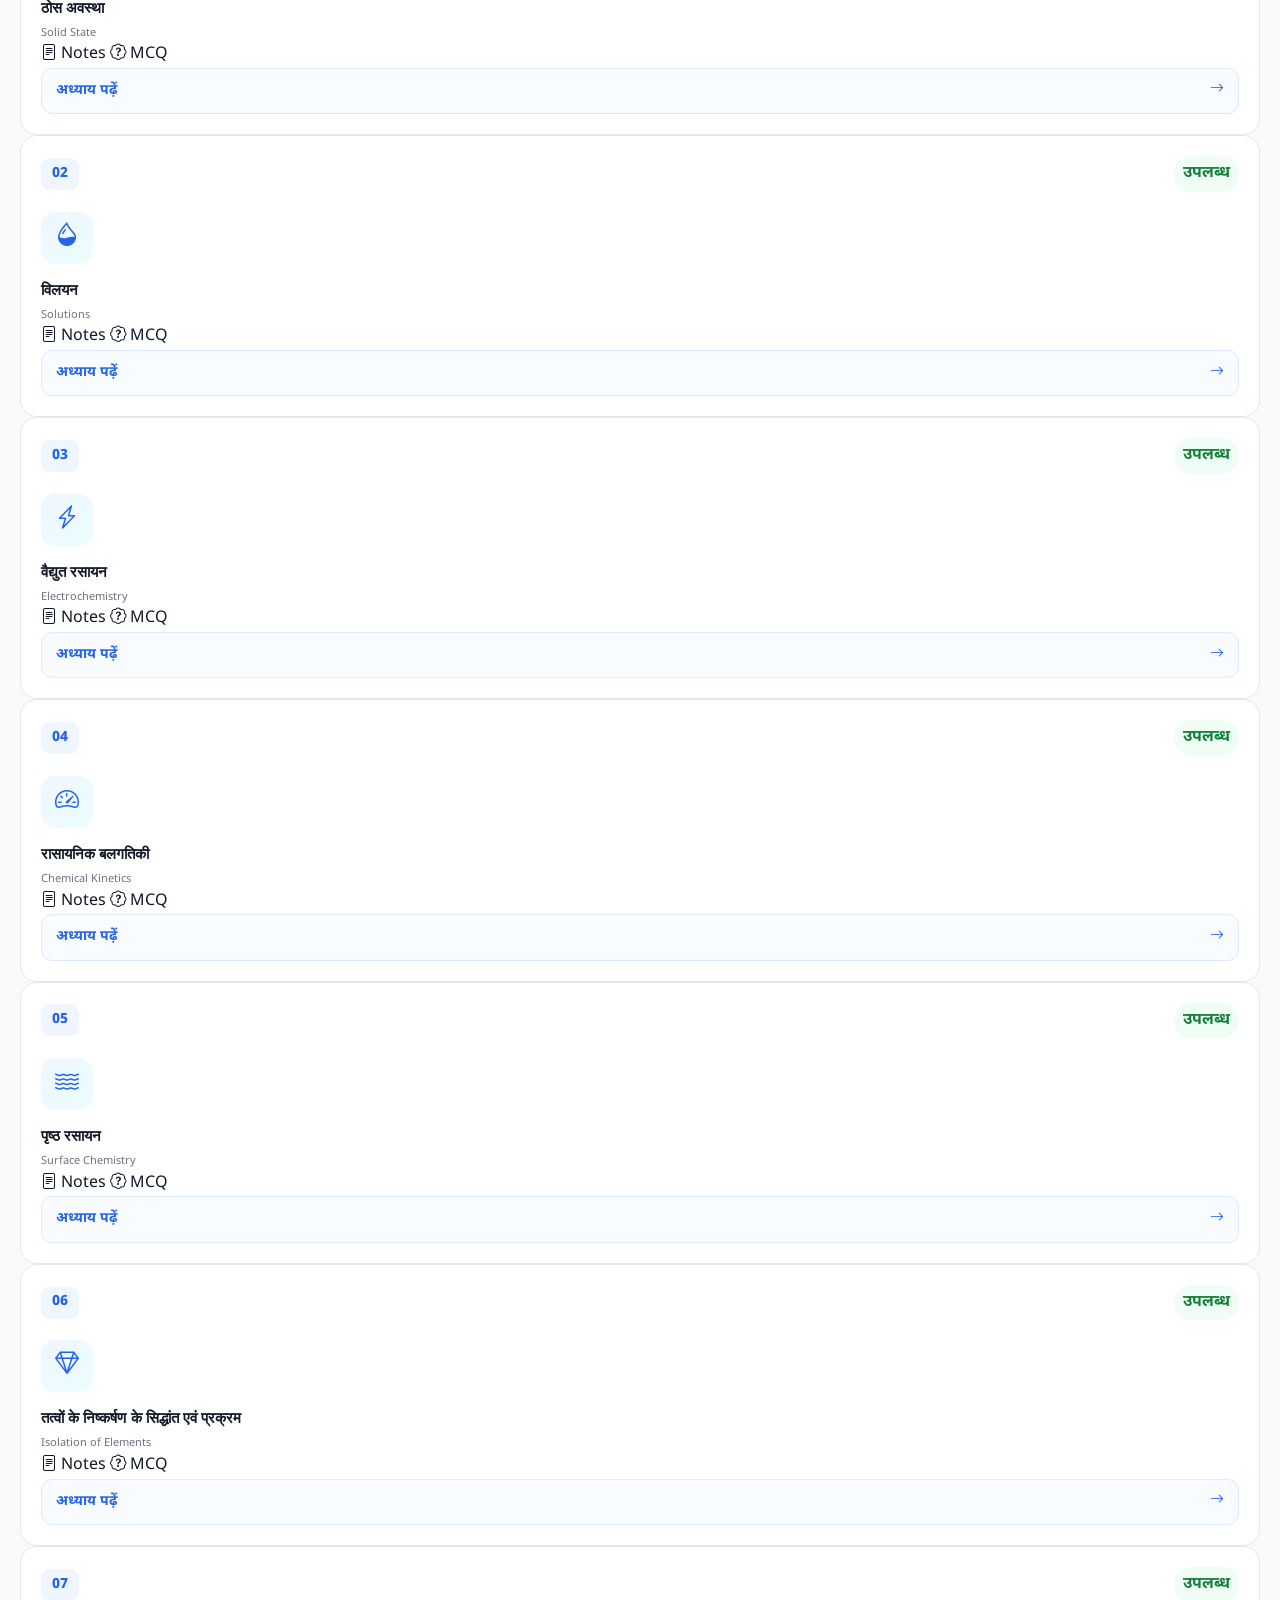
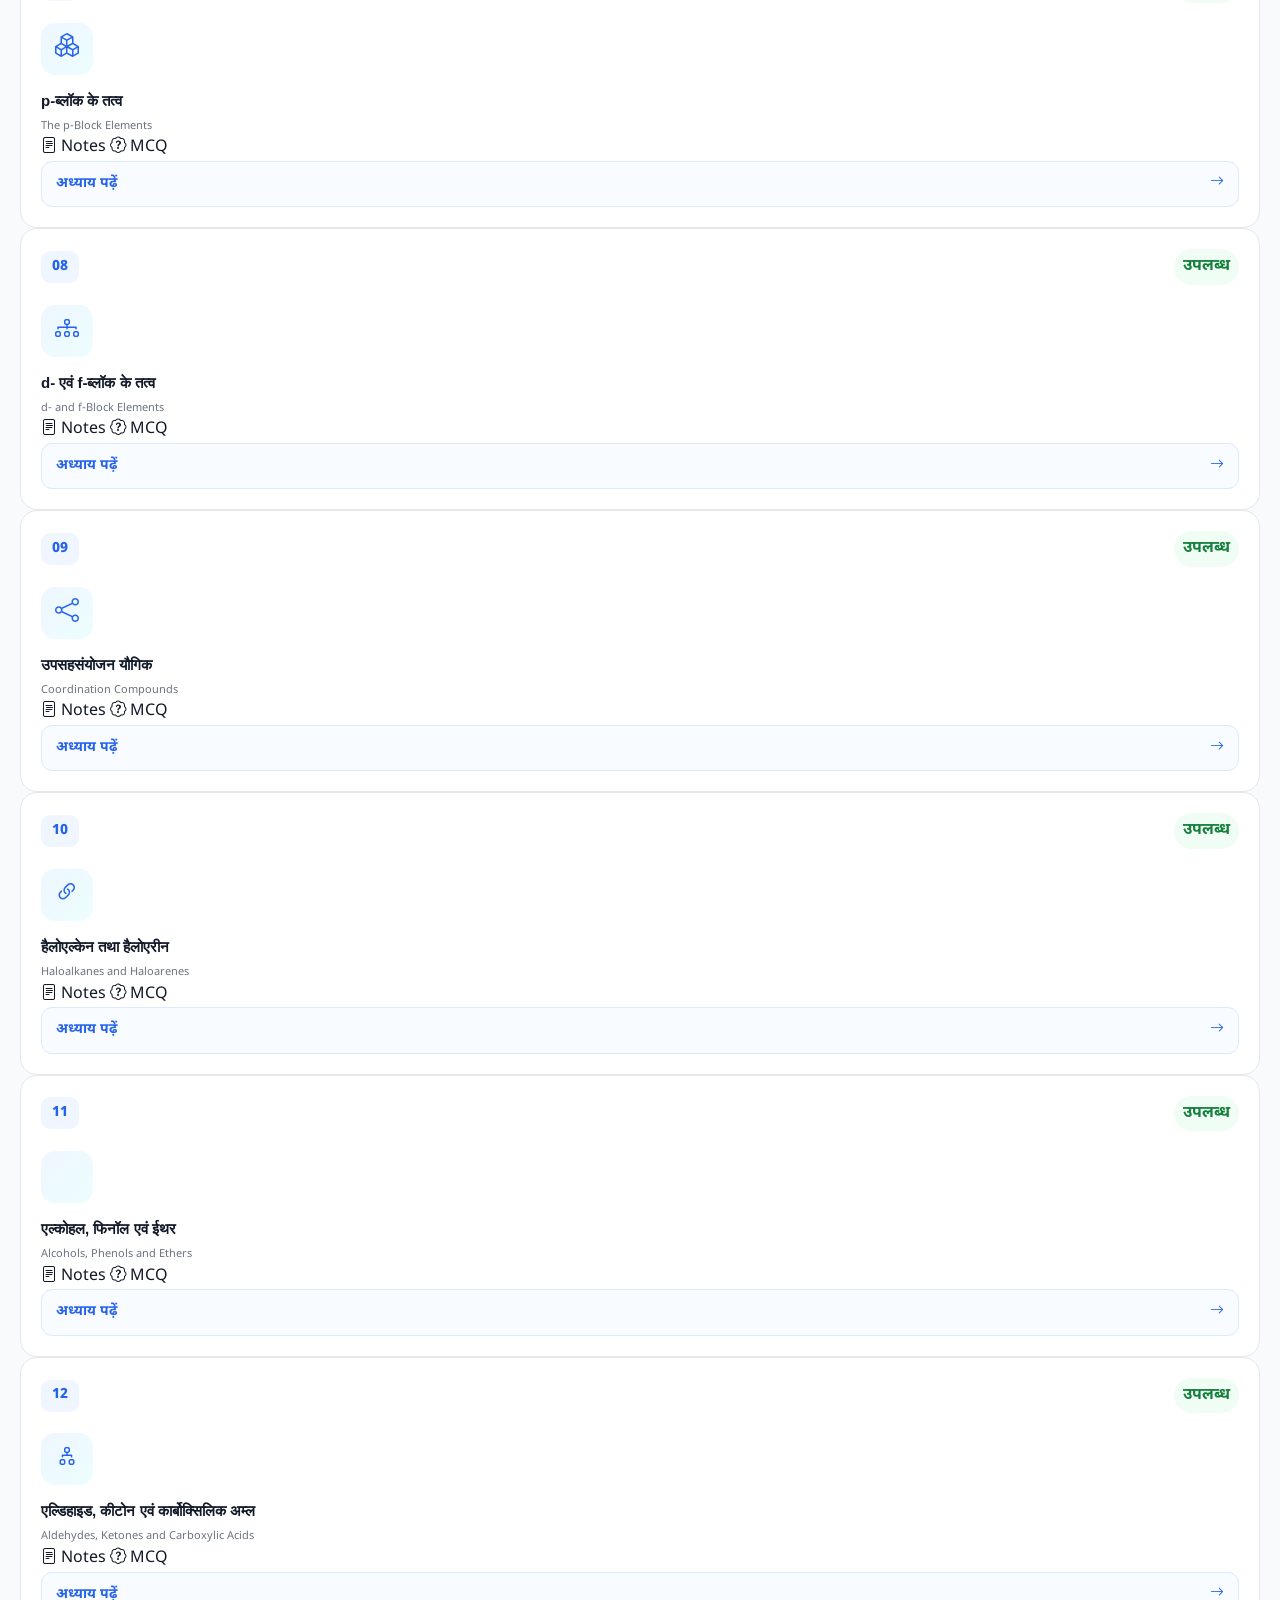
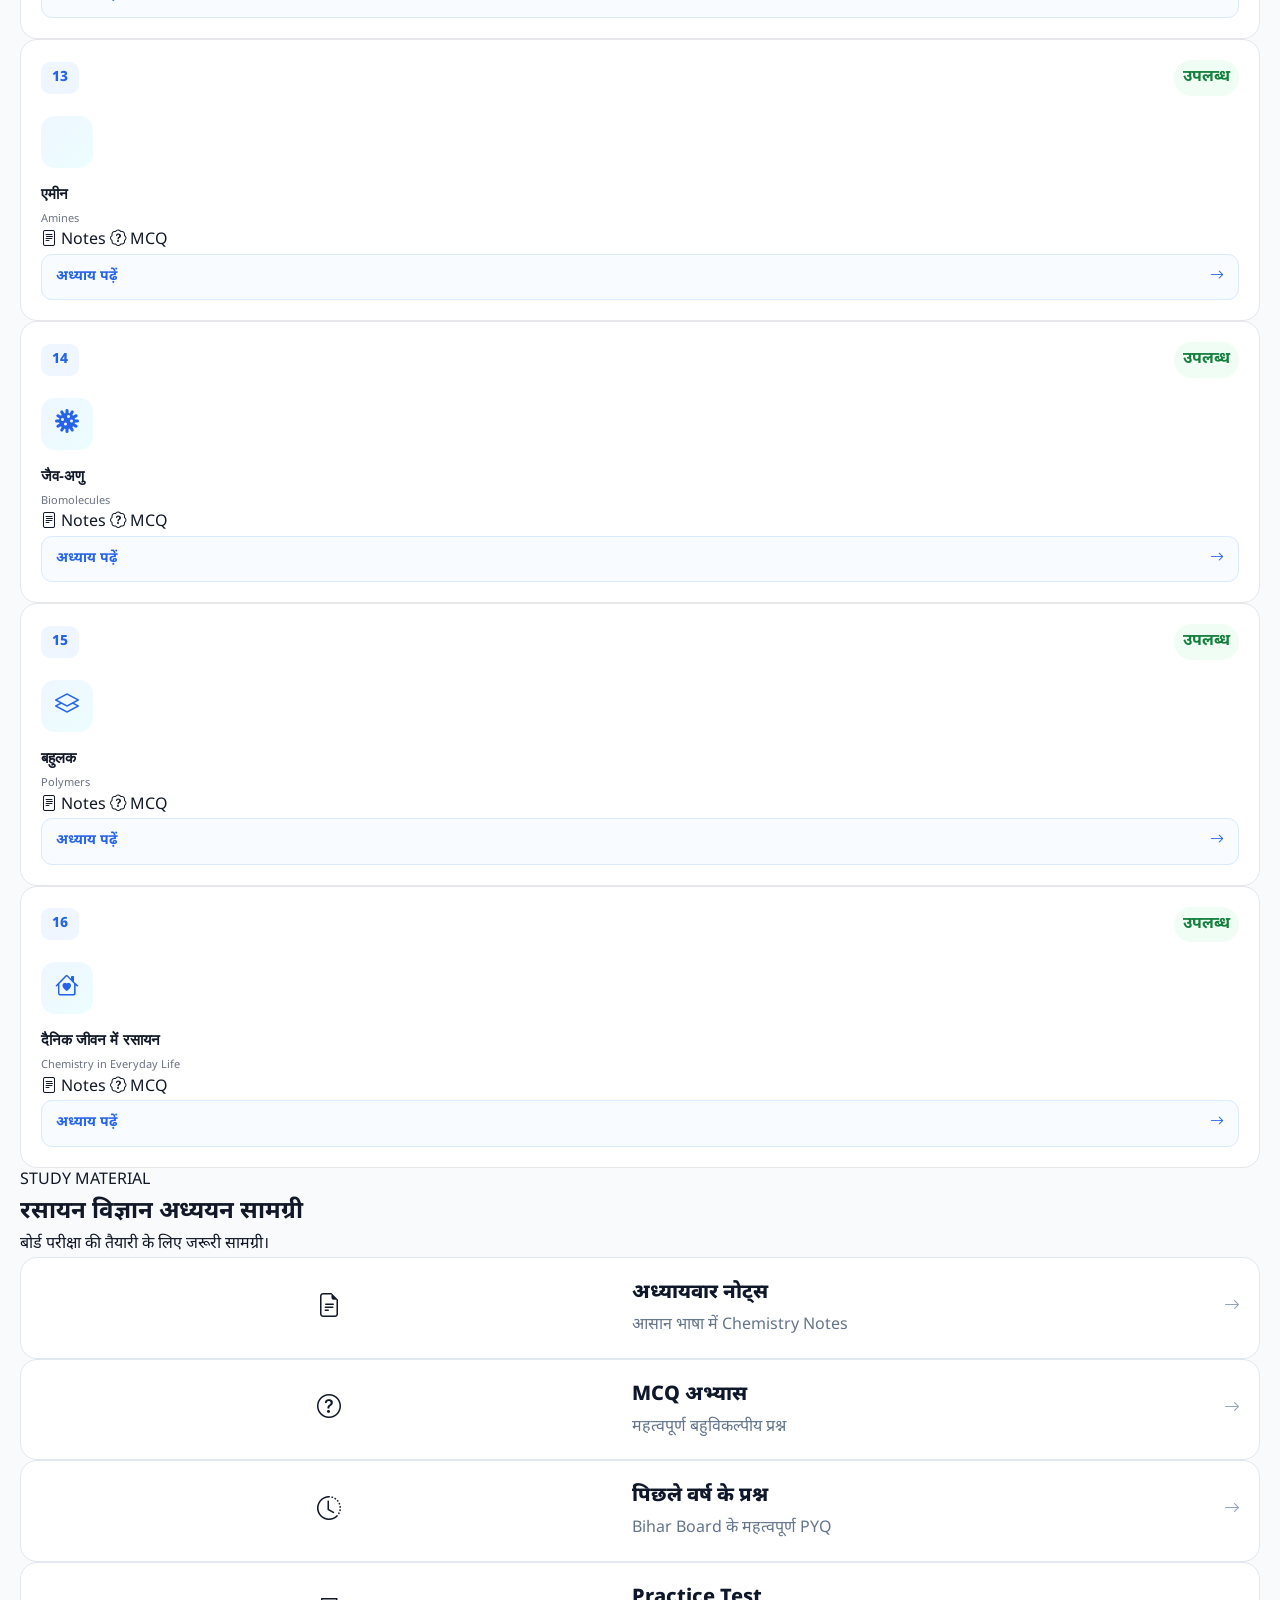
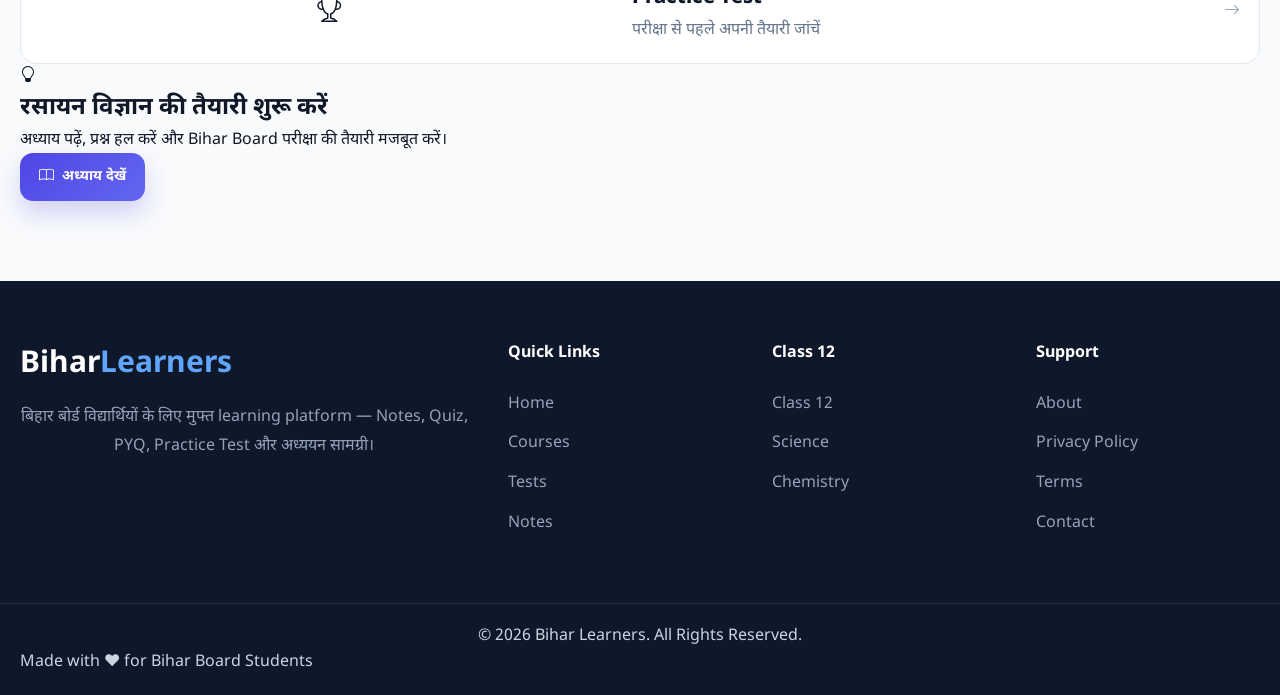
<file: class 12/science/chemistry/index.html>
<!DOCTYPE html>
<html lang="hi">

<head>
    <meta charset="UTF-8">
    <meta name="viewport" content="width=device-width, initial-scale=1.0">

    <title>कक्षा 12 रसायन विज्ञान | Bihar Learners</title>

    <meta name="description"
        content="बिहार बोर्ड कक्षा 12 रसायन विज्ञान के सभी अध्याय, नोट्स, MCQ, PYQ और अभ्यास सामग्री।">

    <!-- Google Fonts -->
    <link rel="preconnect" href="https://fonts.googleapis.com">
    <link rel="preconnect" href="https://fonts.gstatic.com" crossorigin>

    <link
        href="https://fonts.googleapis.com/css2?family=Inter:wght@400;500;600;700;800&family=Noto+Sans+Devanagari:wght@400;500;600;700;800&display=swap"
        rel="stylesheet">

    <!-- Bootstrap Icons -->
    <link rel="stylesheet" href="https://cdn.jsdelivr.net/npm/bootstrap-icons@1.11.3/font/bootstrap-icons.min.css">

    <!-- Main CSS -->
    <link rel="stylesheet" href="../../../css/style.css">

    <!-- Components CSS -->
    <link rel="stylesheet" href="../../../css/components.css">

    <!-- Responsive CSS -->
    <link rel="stylesheet" href="../../../css/responsive.css">

    <!-- Existing Chemistry CSS -->
    <link rel="stylesheet" href="../../../css/chemistryhomepage.css">
</head>


<body>


    <!-- =====================================================
     HEADER
===================================================== -->

    <header class="site-header">

        <div class="container nav-container">

            <a href="../../../index.html" class="brand">

                <span class="brand-icon">
                    <i class="bi bi-mortarboard-fill"></i>
                </span>

                <span class="brand-text">
                    Bihar<span>Learners</span>
                </span>

            </a>


            <nav class="main-nav" id="mainNav">

                <a href="../../../index.html" class="nav-link">
                    Home
                </a>

                <a href="../../../pages/courses.html" class="nav-link">
                    Courses
                </a>

                <a href="../../../pages/tests.html" class="nav-link">
                    Tests
                </a>

                <a href="../../../pages/notes.html" class="nav-link">
                    Notes
                </a>

                <a href="../../../pages/about.html" class="nav-link">
                    About
                </a>

            </nav>


            <button class="menu-toggle" id="menuToggle" aria-label="Menu">

                <i class="bi bi-list"></i>

            </button>

        </div>

    </header>



    <!-- =====================================================
     BREADCRUMB
===================================================== -->

    <section class="page-header">

        <div class="container">

            <div class="breadcrumb">

                <a href="../../../index.html">
                    Home
                </a>

                <i class="bi bi-chevron-right"></i>

                <a href="../../index.html">
                    Class 12
                </a>

                <i class="bi bi-chevron-right"></i>

                <a href="../index.html">
                    Science
                </a>

                <i class="bi bi-chevron-right"></i>

                <span>
                    Chemistry
                </span>

            </div>

        </div>

    </section>



    <!-- =====================================================
     CHEMISTRY HERO
===================================================== -->

    <section class="chem-hero">

        <div class="container">

            <div class="chem-hero-content">

                <div class="chem-icon">

                    <i class="bi bi-flask"></i>

                </div>


                <span class="chem-badge">

                    <i class="bi bi-book"></i>

                    कक्षा 12 • बिहार बोर्ड

                </span>


                <h1>

                    कक्षा 12 रसायन विज्ञान

                    <span>
                        Chemistry
                    </span>

                </h1>


                <p>

                    बिहार बोर्ड कक्षा 12 के विद्यार्थियों के लिए
                    रसायन विज्ञान के सभी अध्यायों को आसान भाषा में
                    पढ़ें और परीक्षा की बेहतर तैयारी करें।

                </p>


                <div class="chem-actions">

                    <a href="#chapters" class="btn btn-primary">

                        <i class="bi bi-book-half"></i>

                        अध्याय देखें

                    </a>


                    <a href="#resources" class="btn btn-outline">

                        <i class="bi bi-journal-text"></i>

                        अध्ययन सामग्री

                    </a>

                </div>

            </div>

        </div>

    </section>



    <!-- =====================================================
     STATS
===================================================== -->

    <section class="subject-stats">

        <div class="container">

            <div class="stats-grid">


                <div class="stat-card">

                    <div class="stat-icon">
                        <i class="bi bi-book"></i>
                    </div>

                    <h2>16</h2>

                    <p>
                        कुल अध्याय
                    </p>

                </div>


                <div class="stat-card">

                    <div class="stat-icon">
                        <i class="bi bi-file-text"></i>
                    </div>

                    <h2>Notes</h2>

                    <p>
                        अध्यायवार नोट्स
                    </p>

                </div>


                <div class="stat-card">

                    <div class="stat-icon">
                        <i class="bi bi-patch-question"></i>
                    </div>

                    <h2>MCQ</h2>

                    <p>
                        महत्वपूर्ण प्रश्न
                    </p>

                </div>


                <div class="stat-card">

                    <div class="stat-icon">
                        <i class="bi bi-trophy"></i>
                    </div>

                    <h2>PYQ</h2>

                    <p>
                        पिछले वर्ष के प्रश्न
                    </p>

                </div>


            </div>

        </div>

    </section>



    <!-- =====================================================
     CHAPTERS
===================================================== -->

    <section class="chapters-section" id="chapters">

        <div class="container">


            <div class="section-title">

                <span class="section-eyebrow">
                    CLASS 12 CHEMISTRY
                </span>

                <h2>
                    रसायन विज्ञान के सभी अध्याय
                </h2>

                <p>
                    अपना अध्याय चुनें और पढ़ाई शुरू करें।
                </p>

            </div>



            <div class="chapters-grid">


                <!-- 01 -->

                <article class="chapter-card">

                    <div class="chapter-top">

                        <span class="chapter-number">
                            01
                        </span>

                        <span class="chapter-status available">
                            उपलब्ध
                        </span>

                    </div>


                    <div class="chapter-icon">
                        <i class="bi bi-grid-3x3-gap"></i>
                    </div>


                    <h3>
                        ठोस अवस्था
                    </h3>

                    <p>
                        Solid State
                    </p>


                    <div class="chapter-features">

                        <span>
                            <i class="bi bi-file-text"></i>
                            Notes
                        </span>

                        <span>
                            <i class="bi bi-patch-question"></i>
                            MCQ
                        </span>

                    </div>


                    <a href="chapter-01-solid-state.html" class="chapter-btn">

                        अध्याय पढ़ें

                        <i class="bi bi-arrow-right"></i>

                    </a>

                </article>



                <!-- 02 -->

                <article class="chapter-card">

                    <div class="chapter-top">

                        <span class="chapter-number">
                            02
                        </span>

                        <span class="chapter-status available">
                            उपलब्ध
                        </span>

                    </div>


                    <div class="chapter-icon">
                        <i class="bi bi-droplet-half"></i>
                    </div>


                    <h3>
                        विलयन
                    </h3>

                    <p>
                        Solutions
                    </p>


                    <div class="chapter-features">

                        <span>
                            <i class="bi bi-file-text"></i>
                            Notes
                        </span>

                        <span>
                            <i class="bi bi-patch-question"></i>
                            MCQ
                        </span>

                    </div>


                    <a href="chapter-02-solutions.html" class="chapter-btn">

                        अध्याय पढ़ें

                        <i class="bi bi-arrow-right"></i>

                    </a>

                </article>



                <!-- 03 -->

                <article class="chapter-card">

                    <div class="chapter-top">

                        <span class="chapter-number">
                            03
                        </span>

                        <span class="chapter-status available">
                            उपलब्ध
                        </span>

                    </div>


                    <div class="chapter-icon">
                        <i class="bi bi-lightning-charge"></i>
                    </div>


                    <h3>
                        वैद्युत रसायन
                    </h3>

                    <p>
                        Electrochemistry
                    </p>


                    <div class="chapter-features">

                        <span>
                            <i class="bi bi-file-text"></i>
                            Notes
                        </span>

                        <span>
                            <i class="bi bi-patch-question"></i>
                            MCQ
                        </span>

                    </div>


                    <a href="chapter-03-electrochemistry.html" class="chapter-btn">

                        अध्याय पढ़ें

                        <i class="bi bi-arrow-right"></i>

                    </a>

                </article>



                <!-- 04 -->

                <article class="chapter-card">

                    <div class="chapter-top">

                        <span class="chapter-number">
                            04
                        </span>

                        <span class="chapter-status available">
                            उपलब्ध
                        </span>

                    </div>


                    <div class="chapter-icon">
                        <i class="bi bi-speedometer2"></i>
                    </div>


                    <h3>
                        रासायनिक बलगतिकी
                    </h3>

                    <p>
                        Chemical Kinetics
                    </p>


                    <div class="chapter-features">

                        <span>
                            <i class="bi bi-file-text"></i>
                            Notes
                        </span>

                        <span>
                            <i class="bi bi-patch-question"></i>
                            MCQ
                        </span>

                    </div>


                    <a href="chapter-04-chemical-kinetics.html" class="chapter-btn">

                        अध्याय पढ़ें

                        <i class="bi bi-arrow-right"></i>

                    </a>

                </article>



                <!-- 05 -->

                <article class="chapter-card">

                    <div class="chapter-top">

                        <span class="chapter-number">
                            05
                        </span>

                        <span class="chapter-status available">
                            उपलब्ध
                        </span>

                    </div>


                    <div class="chapter-icon">
                        <i class="bi bi-water"></i>
                    </div>


                    <h3>
                        पृष्ठ रसायन
                    </h3>

                    <p>
                        Surface Chemistry
                    </p>


                    <div class="chapter-features">

                        <span>
                            <i class="bi bi-file-text"></i>
                            Notes
                        </span>

                        <span>
                            <i class="bi bi-patch-question"></i>
                            MCQ
                        </span>

                    </div>


                    <a href="chapter-05-surface-chemistry.html" class="chapter-btn">

                        अध्याय पढ़ें

                        <i class="bi bi-arrow-right"></i>

                    </a>

                </article>



                <!-- 06 -->

                <article class="chapter-card">

                    <div class="chapter-top">

                        <span class="chapter-number">
                            06
                        </span>

                        <span class="chapter-status available">
                            उपलब्ध
                        </span>

                    </div>


                    <div class="chapter-icon">
                        <i class="bi bi-gem"></i>
                    </div>


                    <h3>
                        तत्वों के निष्कर्षण के सिद्धांत एवं प्रक्रम
                    </h3>

                    <p>
                        Isolation of Elements
                    </p>


                    <div class="chapter-features">

                        <span>
                            <i class="bi bi-file-text"></i>
                            Notes
                        </span>

                        <span>
                            <i class="bi bi-patch-question"></i>
                            MCQ
                        </span>

                    </div>


                    <a href="chapter-06-isolation-of-elements.html" class="chapter-btn">

                        अध्याय पढ़ें

                        <i class="bi bi-arrow-right"></i>

                    </a>

                </article>



                <!-- 07 -->

                <article class="chapter-card">

                    <div class="chapter-top">

                        <span class="chapter-number">
                            07
                        </span>

                        <span class="chapter-status available">
                            उपलब्ध
                        </span>

                    </div>


                    <div class="chapter-icon">
                        <i class="bi bi-boxes"></i>
                    </div>


                    <h3>
                        p-ब्लॉक के तत्व
                    </h3>

                    <p>
                        The p-Block Elements
                    </p>


                    <div class="chapter-features">

                        <span>
                            <i class="bi bi-file-text"></i>
                            Notes
                        </span>

                        <span>
                            <i class="bi bi-patch-question"></i>
                            MCQ
                        </span>

                    </div>


                    <a href="chapter-07-p-block.html" class="chapter-btn">

                        अध्याय पढ़ें

                        <i class="bi bi-arrow-right"></i>

                    </a>

                </article>



                <!-- 08 -->

                <article class="chapter-card">

                    <div class="chapter-top">

                        <span class="chapter-number">
                            08
                        </span>

                        <span class="chapter-status available">
                            उपलब्ध
                        </span>

                    </div>


                    <div class="chapter-icon">
                        <i class="bi bi-diagram-3"></i>
                    </div>


                    <h3>
                        d- एवं f-ब्लॉक के तत्व
                    </h3>

                    <p>
                        d- and f-Block Elements
                    </p>


                    <div class="chapter-features">

                        <span>
                            <i class="bi bi-file-text"></i>
                            Notes
                        </span>

                        <span>
                            <i class="bi bi-patch-question"></i>
                            MCQ
                        </span>

                    </div>


                    <a href="chapter-08-d-f-block.html" class="chapter-btn">

                        अध्याय पढ़ें

                        <i class="bi bi-arrow-right"></i>

                    </a>

                </article>



                <!-- 09 -->

                <article class="chapter-card">

                    <div class="chapter-top">

                        <span class="chapter-number">
                            09
                        </span>

                        <span class="chapter-status available">
                            उपलब्ध
                        </span>

                    </div>


                    <div class="chapter-icon">
                        <i class="bi bi-share"></i>
                    </div>


                    <h3>
                        उपसहसंयोजन यौगिक
                    </h3>

                    <p>
                        Coordination Compounds
                    </p>


                    <div class="chapter-features">

                        <span>
                            <i class="bi bi-file-text"></i>
                            Notes
                        </span>

                        <span>
                            <i class="bi bi-patch-question"></i>
                            MCQ
                        </span>

                    </div>


                    <a href="chapter-09-coordination-compounds.html" class="chapter-btn">

                        अध्याय पढ़ें

                        <i class="bi bi-arrow-right"></i>

                    </a>

                </article>



                <!-- 10 -->

                <article class="chapter-card">

                    <div class="chapter-top">

                        <span class="chapter-number">
                            10
                        </span>

                        <span class="chapter-status available">
                            उपलब्ध
                        </span>

                    </div>


                    <div class="chapter-icon">
                        <i class="bi bi-link-45deg"></i>
                    </div>


                    <h3>
                        हैलोएल्केन तथा हैलोएरीन
                    </h3>

                    <p>
                        Haloalkanes and Haloarenes
                    </p>


                    <div class="chapter-features">

                        <span>
                            <i class="bi bi-file-text"></i>
                            Notes
                        </span>

                        <span>
                            <i class="bi bi-patch-question"></i>
                            MCQ
                        </span>

                    </div>


                    <a href="chapter-10-haloalkanes-haloarenes.html" class="chapter-btn">

                        अध्याय पढ़ें

                        <i class="bi bi-arrow-right"></i>

                    </a>

                </article>



                <!-- 11 -->

                <article class="chapter-card">

                    <div class="chapter-top">

                        <span class="chapter-number">
                            11
                        </span>

                        <span class="chapter-status available">
                            उपलब्ध
                        </span>

                    </div>


                    <div class="chapter-icon">
                        <i class="bi bi-beaker"></i>
                    </div>


                    <h3>
                        एल्कोहल, फिनॉल एवं ईथर
                    </h3>

                    <p>
                        Alcohols, Phenols and Ethers
                    </p>


                    <div class="chapter-features">

                        <span>
                            <i class="bi bi-file-text"></i>
                            Notes
                        </span>

                        <span>
                            <i class="bi bi-patch-question"></i>
                            MCQ
                        </span>

                    </div>


                    <a href="chapter-11-alcohols-phenols-ethers.html" class="chapter-btn">

                        अध्याय पढ़ें

                        <i class="bi bi-arrow-right"></i>

                    </a>

                </article>



                <!-- 12 -->

                <article class="chapter-card">

                    <div class="chapter-top">

                        <span class="chapter-number">
                            12
                        </span>

                        <span class="chapter-status available">
                            उपलब्ध
                        </span>

                    </div>


                    <div class="chapter-icon">
                        <i class="bi bi-diagram-2"></i>
                    </div>


                    <h3>
                        एल्डिहाइड, कीटोन एवं कार्बोक्सिलिक अम्ल
                    </h3>

                    <p>
                        Aldehydes, Ketones and Carboxylic Acids
                    </p>


                    <div class="chapter-features">

                        <span>
                            <i class="bi bi-file-text"></i>
                            Notes
                        </span>

                        <span>
                            <i class="bi bi-patch-question"></i>
                            MCQ
                        </span>

                    </div>


                    <a href="chapter-12-aldehydes-ketones-acids.html" class="chapter-btn">

                        अध्याय पढ़ें

                        <i class="bi bi-arrow-right"></i>

                    </a>

                </article>



                <!-- 13 -->

                <article class="chapter-card">

                    <div class="chapter-top">

                        <span class="chapter-number">
                            13
                        </span>

                        <span class="chapter-status available">
                            उपलब्ध
                        </span>

                    </div>


                    <div class="chapter-icon">
                        <i class="bi bi-beaker-fill"></i>
                    </div>


                    <h3>
                        एमीन
                    </h3>

                    <p>
                        Amines
                    </p>


                    <div class="chapter-features">

                        <span>
                            <i class="bi bi-file-text"></i>
                            Notes
                        </span>

                        <span>
                            <i class="bi bi-patch-question"></i>
                            MCQ
                        </span>

                    </div>


                    <a href="chapter-13-amines.html" class="chapter-btn">

                        अध्याय पढ़ें

                        <i class="bi bi-arrow-right"></i>

                    </a>

                </article>



                <!-- 14 -->

                <article class="chapter-card">

                    <div class="chapter-top">

                        <span class="chapter-number">
                            14
                        </span>

                        <span class="chapter-status available">
                            उपलब्ध
                        </span>

                    </div>


                    <div class="chapter-icon">
                        <i class="bi bi-virus"></i>
                    </div>


                    <h3>
                        जैव-अणु
                    </h3>

                    <p>
                        Biomolecules
                    </p>


                    <div class="chapter-features">

                        <span>
                            <i class="bi bi-file-text"></i>
                            Notes
                        </span>

                        <span>
                            <i class="bi bi-patch-question"></i>
                            MCQ
                        </span>

                    </div>


                    <a href="chapter-14-biomolecules.html" class="chapter-btn">

                        अध्याय पढ़ें

                        <i class="bi bi-arrow-right"></i>

                    </a>

                </article>



                <!-- 15 -->

                <article class="chapter-card">

                    <div class="chapter-top">

                        <span class="chapter-number">
                            15
                        </span>

                        <span class="chapter-status available">
                            उपलब्ध
                        </span>

                    </div>


                    <div class="chapter-icon">
                        <i class="bi bi-layers"></i>
                    </div>


                    <h3>
                        बहुलक
                    </h3>

                    <p>
                        Polymers
                    </p>


                    <div class="chapter-features">

                        <span>
                            <i class="bi bi-file-text"></i>
                            Notes
                        </span>

                        <span>
                            <i class="bi bi-patch-question"></i>
                            MCQ
                        </span>

                    </div>


                    <a href="chapter-15-polymers.html" class="chapter-btn">

                        अध्याय पढ़ें

                        <i class="bi bi-arrow-right"></i>

                    </a>

                </article>



                <!-- 16 -->

                <article class="chapter-card">

                    <div class="chapter-top">

                        <span class="chapter-number">
                            16
                        </span>

                        <span class="chapter-status available">
                            उपलब्ध
                        </span>

                    </div>


                    <div class="chapter-icon">
                        <i class="bi bi-house-heart"></i>
                    </div>


                    <h3>
                        दैनिक जीवन में रसायन
                    </h3>

                    <p>
                        Chemistry in Everyday Life
                    </p>


                    <div class="chapter-features">

                        <span>
                            <i class="bi bi-file-text"></i>
                            Notes
                        </span>

                        <span>
                            <i class="bi bi-patch-question"></i>
                            MCQ
                        </span>

                    </div>


                    <a href="chapter-16-chemistry-everyday-life.html" class="chapter-btn">

                        अध्याय पढ़ें

                        <i class="bi bi-arrow-right"></i>

                    </a>

                </article>


            </div>

        </div>

    </section>



    <!-- =====================================================
     RESOURCES
===================================================== -->

    <section class="resources-section" id="resources">

        <div class="container">

            <div class="section-title">

                <span class="section-eyebrow">
                    STUDY MATERIAL
                </span>

                <h2>
                    रसायन विज्ञान अध्ययन सामग्री
                </h2>

                <p>
                    बोर्ड परीक्षा की तैयारी के लिए जरूरी सामग्री।
                </p>

            </div>


            <div class="resources-grid">


                <a href="#" class="resource-card">

                    <div class="resource-icon">
                        <i class="bi bi-file-earmark-text"></i>
                    </div>

                    <div>

                        <h3>
                            अध्यायवार नोट्स
                        </h3>

                        <p>
                            आसान भाषा में Chemistry Notes
                        </p>

                    </div>

                    <i class="bi bi-arrow-right"></i>

                </a>


                <a href="#" class="resource-card">

                    <div class="resource-icon">
                        <i class="bi bi-question-circle"></i>
                    </div>

                    <div>

                        <h3>
                            MCQ अभ्यास
                        </h3>

                        <p>
                            महत्वपूर्ण बहुविकल्पीय प्रश्न
                        </p>

                    </div>

                    <i class="bi bi-arrow-right"></i>

                </a>


                <a href="#" class="resource-card">

                    <div class="resource-icon">
                        <i class="bi bi-clock-history"></i>
                    </div>

                    <div>

                        <h3>
                            पिछले वर्ष के प्रश्न
                        </h3>

                        <p>
                            Bihar Board के महत्वपूर्ण PYQ
                        </p>

                    </div>

                    <i class="bi bi-arrow-right"></i>

                </a>


                <a href="#" class="resource-card">

                    <div class="resource-icon">
                        <i class="bi bi-trophy"></i>
                    </div>

                    <div>

                        <h3>
                            Practice Test
                        </h3>

                        <p>
                            परीक्षा से पहले अपनी तैयारी जांचें
                        </p>

                    </div>

                    <i class="bi bi-arrow-right"></i>

                </a>


            </div>

        </div>

    </section>



    <!-- =====================================================
     CTA
===================================================== -->

    <section class="chemistry-cta">

        <div class="container">

            <div class="cta-content">

                <div class="cta-icon">

                    <i class="bi bi-lightbulb"></i>

                </div>


                <h2>
                    रसायन विज्ञान की तैयारी शुरू करें
                </h2>


                <p>
                    अध्याय पढ़ें, प्रश्न हल करें और
                    Bihar Board परीक्षा की तैयारी मजबूत करें।
                </p>


                <a href="#chapters" class="btn btn-primary">

                    <i class="bi bi-book"></i>

                    अध्याय देखें

                </a>

            </div>

        </div>

    </section>



    <!-- =====================================================
     FOOTER
===================================================== -->

    <footer class="site-footer">

        <div class="container footer-top">


            <div class="footer-brand">

                <h3>
                    Bihar<span>Learners</span>
                </h3>

                <p>
                    बिहार बोर्ड विद्यार्थियों के लिए मुफ्त
                    learning platform — Notes, Quiz, PYQ,
                    Practice Test और अध्ययन सामग्री।
                </p>

            </div>


            <div class="footer-links">

                <h4>
                    Quick Links
                </h4>

                <a href="../../../index.html">
                    Home
                </a>

                <a href="../../../pages/courses.html">
                    Courses
                </a>

                <a href="../../../pages/tests.html">
                    Tests
                </a>

                <a href="../../../pages/notes.html">
                    Notes
                </a>

            </div>


            <div class="footer-links">

                <h4>
                    Class 12
                </h4>

                <a href="../../index.html">
                    Class 12
                </a>

                <a href="../index.html">
                    Science
                </a>

                <a href="index.html">
                    Chemistry
                </a>

            </div>


            <div class="footer-links">

                <h4>
                    Support
                </h4>

                <a href="../../../pages/about.html">
                    About
                </a>

                <a href="#">
                    Privacy Policy
                </a>

                <a href="#">
                    Terms
                </a>

                <a href="#">
                    Contact
                </a>

            </div>


        </div>


        <div class="footer-bottom">

            <div class="container">

                <p>
                    © 2026 Bihar Learners. All Rights Reserved.
                </p>

                <span>
                    Made with ❤️ for Bihar Board Students
                </span>

            </div>

        </div>

    </footer>



    <!-- =====================================================
     JAVASCRIPT
===================================================== -->

    <script src="../../../js/app.js"></script>

</body>

</html>
</file>
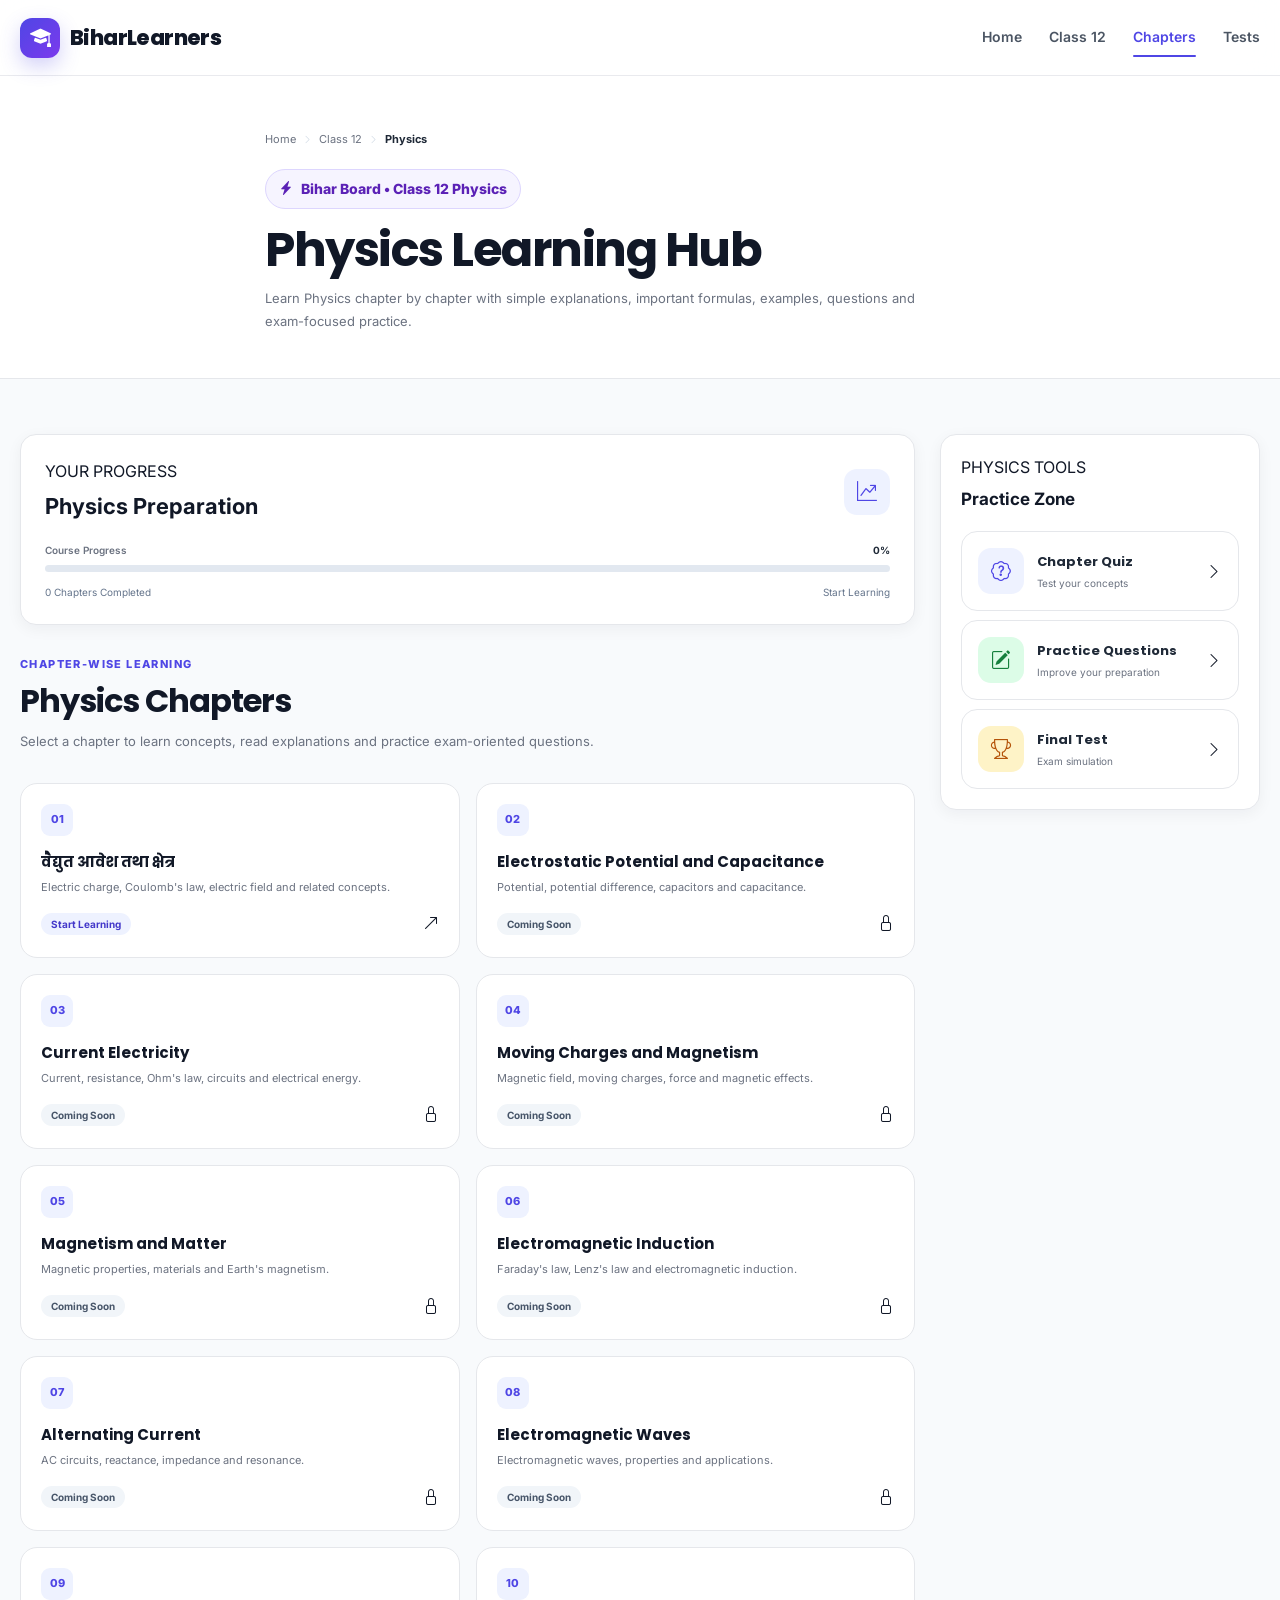
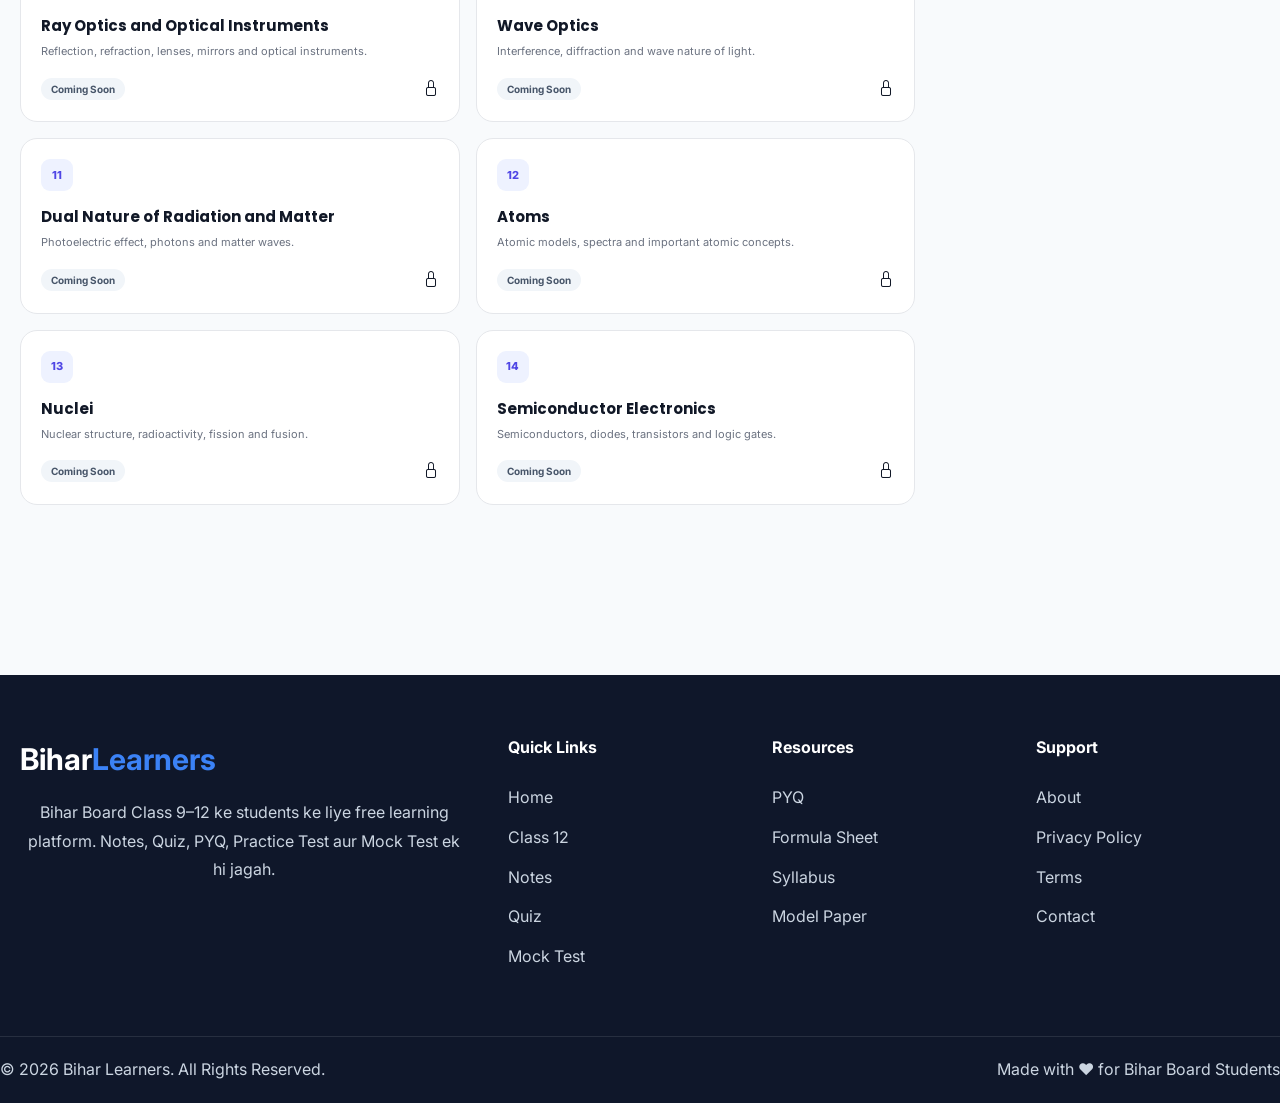
<file: class 12/science/physics/index.html>
<!DOCTYPE html>
<html lang="en">

<head>

    <meta charset="UTF-8">

    <meta name="viewport" content="width=device-width, initial-scale=1.0">

    <meta name="description"
        content="Bihar Board Class 12 Physics - Chapter-wise notes, concepts, formulas, quizzes and exam practice.">

    <title>Class 12 Physics | Bihar Learners</title>


    <!-- Fonts -->

    <link rel="preconnect" href="https://fonts.googleapis.com">

    <link rel="preconnect" href="https://fonts.gstatic.com" crossorigin>

    <link
        href="https://fonts.googleapis.com/css2?family=Inter:wght@400;500;600;700;800&family=Poppins:wght@500;600;700;800&display=swap"
        rel="stylesheet">


    <!-- Bootstrap Icons -->

    <link rel="stylesheet" href="https://cdn.jsdelivr.net/npm/bootstrap-icons@1.11.3/font/bootstrap-icons.min.css">


    <!-- CSS -->

    <link rel="stylesheet" href="../../../css/style.css">

    <link rel="stylesheet" href="../../../css/components.css">

    <link rel="stylesheet" href="../../../css/responsive.css">

</head>


<body>


    <!-- =====================================================
     HEADER
====================================================== -->

    <header class="site-header">

        <div class="container nav-container">


            <!-- BRAND -->

            <a href="../../../index.html" class="brand">

                <span class="brand-icon">

                    <i class="bi bi-mortarboard-fill"></i>

                </span>

                <span>
                    Bihar<span>Learners</span>
                </span>

            </a>


            <!-- MOBILE MENU -->

            <button class="menu-toggle" id="menuToggle" type="button" aria-label="Open navigation"
                aria-expanded="false">

                <i class="bi bi-list"></i>

            </button>


            <!-- NAVIGATION -->

            <nav class="main-nav" id="mainNav">

                <a href="../../../index.html" class="nav-link">
                    Home
                </a>

                <a href="../../index.html" class="nav-link">
                    Class 12
                </a>

                <a href="#chapters" class="nav-link active">
                    Chapters
                </a>

                <a href="tests.html" class="nav-link">
                    Tests
                </a>

            </nav>

        </div>

    </header>



    <!-- =====================================================
     MAIN
====================================================== -->

    <main>


        <!-- =====================================================
     PAGE HEADER
====================================================== -->

        <section class="page-header">

            <div class="container page-header-content">


                <!-- BREADCRUMB -->

                <div class="breadcrumb">

                    <a href="../../../index.html">
                        Home
                    </a>

                    <i class="bi bi-chevron-right"></i>

                    <a href="../../index.html">
                        Class 12
                    </a>

                    <i class="bi bi-chevron-right"></i>

                    <span class="current">
                        Physics
                    </span>

                </div>


                <div class="hero-badge" style="margin-top: 20px;">

                    <i class="bi bi-lightning-charge-fill"></i>

                    Bihar Board • Class 12 Physics

                </div>


                <h1>

                    Physics

                    <span class="text-gradient">
                        Learning Hub
                    </span>

                </h1>


                <p>

                    Learn Physics chapter by chapter with simple
                    explanations, important formulas, examples,
                    questions and exam-focused practice.

                </p>


            </div>

        </section>



        <!-- =====================================================
     CONTENT
====================================================== -->

        <section class="page-content">

            <div class="container">


                <!-- =================================================
             SUBJECT OVERVIEW
        ================================================== -->

                <div class="two-column">


                    <!-- MAIN -->

                    <div class="main-content">


                        <!-- PROGRESS CARD -->

                        <div class="ui-card" style="padding: 24px; margin-bottom: 25px;">

                            <div style="
                            display:flex;
                            align-items:center;
                            justify-content:space-between;
                            gap:15px;
                            margin-bottom:18px;
                        ">

                                <div>

                                    <span class="eyebrow">
                                        YOUR PROGRESS
                                    </span>

                                    <h2 style="
                                    margin-top:5px;
                                    font-size:22px;
                                ">
                                        Physics Preparation
                                    </h2>

                                </div>


                                <div class="icon-box icon-box-primary">

                                    <i class="bi bi-graph-up-arrow"></i>

                                </div>

                            </div>


                            <div class="progress-wrapper">

                                <div class="progress-label">

                                    <span>
                                        Course Progress
                                    </span>

                                    <strong>
                                        0%
                                    </strong>

                                </div>


                                <div class="progress">

                                    <div class="progress-bar" data-progress="0"></div>

                                </div>

                            </div>


                            <div style="
                            display:flex;
                            justify-content:space-between;
                            margin-top:12px;
                            color:#64748b;
                            font-size:10px;
                        ">

                                <span>
                                    0 Chapters Completed
                                </span>

                                <span>
                                    Start Learning
                                </span>

                            </div>

                        </div>



                        <!-- CHAPTERS -->

                        <section id="chapters">


                            <div class="component-heading">

                                <span class="eyebrow">
                                    CHAPTER-WISE LEARNING
                                </span>

                                <h2>
                                    Physics Chapters
                                </h2>

                                <p>
                                    Select a chapter to learn concepts,
                                    read explanations and practice
                                    exam-oriented questions.
                                </p>

                            </div>



                            <div style="
                            display:grid;
                            grid-template-columns:
                                repeat(2, minmax(0,1fr));
                            gap:16px;
                        ">


                                <!-- CHAPTER 1 -->

                                <a href="chapters/electric-charges-and-fields.html" class="chapter-card">

                                    <span class="chapter-number">
                                        01
                                    </span>

                                    <h3>
                                        वैद्युत आवेश तथा क्षेत्र
                                    </h3>

                                    <p>
                                        Electric charge, Coulomb's law,
                                        electric field and related concepts.
                                    </p>

                                    <div style="
                                    margin-top:15px;
                                    display:flex;
                                    align-items:center;
                                    justify-content:space-between;
                                ">

                                        <span class="badge badge-primary">
                                            Start Learning
                                        </span>

                                        <i class="bi bi-arrow-up-right"></i>

                                    </div>

                                </a>



                                <!-- CHAPTER 2 -->

                                <a href="#" class="chapter-card">

                                    <span class="chapter-number">
                                        02
                                    </span>

                                    <h3>
                                        Electrostatic Potential and Capacitance
                                    </h3>

                                    <p>
                                        Potential, potential difference,
                                        capacitors and capacitance.
                                    </p>

                                    <div style="
                                    margin-top:15px;
                                    display:flex;
                                    align-items:center;
                                    justify-content:space-between;
                                ">

                                        <span class="badge badge-neutral">
                                            Coming Soon
                                        </span>

                                        <i class="bi bi-lock"></i>

                                    </div>

                                </a>



                                <!-- CHAPTER 3 -->

                                <a href="#" class="chapter-card">

                                    <span class="chapter-number">
                                        03
                                    </span>

                                    <h3>
                                        Current Electricity
                                    </h3>

                                    <p>
                                        Current, resistance, Ohm's law,
                                        circuits and electrical energy.
                                    </p>

                                    <div style="
                                    margin-top:15px;
                                    display:flex;
                                    align-items:center;
                                    justify-content:space-between;
                                ">

                                        <span class="badge badge-neutral">
                                            Coming Soon
                                        </span>

                                        <i class="bi bi-lock"></i>

                                    </div>

                                </a>



                                <!-- CHAPTER 4 -->

                                <a href="#" class="chapter-card">

                                    <span class="chapter-number">
                                        04
                                    </span>

                                    <h3>
                                        Moving Charges and Magnetism
                                    </h3>

                                    <p>
                                        Magnetic field, moving charges,
                                        force and magnetic effects.
                                    </p>

                                    <div style="
                                    margin-top:15px;
                                    display:flex;
                                    align-items:center;
                                    justify-content:space-between;
                                ">

                                        <span class="badge badge-neutral">
                                            Coming Soon
                                        </span>

                                        <i class="bi bi-lock"></i>

                                    </div>

                                </a>



                                <!-- CHAPTER 5 -->

                                <a href="#" class="chapter-card">

                                    <span class="chapter-number">
                                        05
                                    </span>

                                    <h3>
                                        Magnetism and Matter
                                    </h3>

                                    <p>
                                        Magnetic properties, materials
                                        and Earth's magnetism.
                                    </p>

                                    <div style="
                                    margin-top:15px;
                                    display:flex;
                                    align-items:center;
                                    justify-content:space-between;
                                ">

                                        <span class="badge badge-neutral">
                                            Coming Soon
                                        </span>

                                        <i class="bi bi-lock"></i>

                                    </div>

                                </a>



                                <!-- CHAPTER 6 -->

                                <a href="#" class="chapter-card">

                                    <span class="chapter-number">
                                        06
                                    </span>

                                    <h3>
                                        Electromagnetic Induction
                                    </h3>

                                    <p>
                                        Faraday's law, Lenz's law and
                                        electromagnetic induction.
                                    </p>

                                    <div style="
                                    margin-top:15px;
                                    display:flex;
                                    align-items:center;
                                    justify-content:space-between;
                                ">

                                        <span class="badge badge-neutral">
                                            Coming Soon
                                        </span>

                                        <i class="bi bi-lock"></i>

                                    </div>

                                </a>



                                <!-- CHAPTER 7 -->

                                <a href="#" class="chapter-card">

                                    <span class="chapter-number">
                                        07
                                    </span>

                                    <h3>
                                        Alternating Current
                                    </h3>

                                    <p>
                                        AC circuits, reactance, impedance
                                        and resonance.
                                    </p>

                                    <div style="
                                    margin-top:15px;
                                    display:flex;
                                    align-items:center;
                                    justify-content:space-between;
                                ">

                                        <span class="badge badge-neutral">
                                            Coming Soon
                                        </span>

                                        <i class="bi bi-lock"></i>

                                    </div>

                                </a>



                                <!-- CHAPTER 8 -->

                                <a href="#" class="chapter-card">

                                    <span class="chapter-number">
                                        08
                                    </span>

                                    <h3>
                                        Electromagnetic Waves
                                    </h3>

                                    <p>
                                        Electromagnetic waves, properties
                                        and applications.
                                    </p>

                                    <div style="
                                    margin-top:15px;
                                    display:flex;
                                    align-items:center;
                                    justify-content:space-between;
                                ">

                                        <span class="badge badge-neutral">
                                            Coming Soon
                                        </span>

                                        <i class="bi bi-lock"></i>

                                    </div>

                                </a>



                                <!-- CHAPTER 9 -->

                                <a href="#" class="chapter-card">

                                    <span class="chapter-number">
                                        09
                                    </span>

                                    <h3>
                                        Ray Optics and Optical Instruments
                                    </h3>

                                    <p>
                                        Reflection, refraction, lenses,
                                        mirrors and optical instruments.
                                    </p>

                                    <div style="
                                    margin-top:15px;
                                    display:flex;
                                    align-items:center;
                                    justify-content:space-between;
                                ">

                                        <span class="badge badge-neutral">
                                            Coming Soon
                                        </span>

                                        <i class="bi bi-lock"></i>

                                    </div>

                                </a>



                                <!-- CHAPTER 10 -->

                                <a href="#" class="chapter-card">

                                    <span class="chapter-number">
                                        10
                                    </span>

                                    <h3>
                                        Wave Optics
                                    </h3>

                                    <p>
                                        Interference, diffraction and
                                        wave nature of light.
                                    </p>

                                    <div style="
                                    margin-top:15px;
                                    display:flex;
                                    align-items:center;
                                    justify-content:space-between;
                                ">

                                        <span class="badge badge-neutral">
                                            Coming Soon
                                        </span>

                                        <i class="bi bi-lock"></i>

                                    </div>

                                </a>



                                <!-- CHAPTER 11 -->

                                <a href="#" class="chapter-card">

                                    <span class="chapter-number">
                                        11
                                    </span>

                                    <h3>
                                        Dual Nature of Radiation and Matter
                                    </h3>

                                    <p>
                                        Photoelectric effect, photons and
                                        matter waves.
                                    </p>

                                    <div style="
                                    margin-top:15px;
                                    display:flex;
                                    align-items:center;
                                    justify-content:space-between;
                                ">

                                        <span class="badge badge-neutral">
                                            Coming Soon
                                        </span>

                                        <i class="bi bi-lock"></i>

                                    </div>

                                </a>



                                <!-- CHAPTER 12 -->

                                <a href="#" class="chapter-card">

                                    <span class="chapter-number">
                                        12
                                    </span>

                                    <h3>
                                        Atoms
                                    </h3>

                                    <p>
                                        Atomic models, spectra and
                                        important atomic concepts.
                                    </p>

                                    <div style="
                                    margin-top:15px;
                                    display:flex;
                                    align-items:center;
                                    justify-content:space-between;
                                ">

                                        <span class="badge badge-neutral">
                                            Coming Soon
                                        </span>

                                        <i class="bi bi-lock"></i>

                                    </div>

                                </a>



                                <!-- CHAPTER 13 -->

                                <a href="#" class="chapter-card">

                                    <span class="chapter-number">
                                        13
                                    </span>

                                    <h3>
                                        Nuclei
                                    </h3>

                                    <p>
                                        Nuclear structure, radioactivity,
                                        fission and fusion.
                                    </p>

                                    <div style="
                                    margin-top:15px;
                                    display:flex;
                                    align-items:center;
                                    justify-content:space-between;
                                ">

                                        <span class="badge badge-neutral">
                                            Coming Soon
                                        </span>

                                        <i class="bi bi-lock"></i>

                                    </div>

                                </a>



                                <!-- CHAPTER 14 -->

                                <a href="#" class="chapter-card">

                                    <span class="chapter-number">
                                        14
                                    </span>

                                    <h3>
                                        Semiconductor Electronics
                                    </h3>

                                    <p>
                                        Semiconductors, diodes,
                                        transistors and logic gates.
                                    </p>

                                    <div style="
                                    margin-top:15px;
                                    display:flex;
                                    align-items:center;
                                    justify-content:space-between;
                                ">

                                        <span class="badge badge-neutral">
                                            Coming Soon
                                        </span>

                                        <i class="bi bi-lock"></i>

                                    </div>

                                </a>


                            </div>

                        </section>

                    </div>



                    <!-- =================================================
                 SIDEBAR
            ================================================== -->

                    <aside class="sidebar">

                        <div class="sidebar-sticky">


                            <!-- QUICK MENU -->

                            <section id="tests" class="ui-card" style="padding:20px;">

                                <span class="eyebrow">
                                    PHYSICS TOOLS
                                </span>

                                <h3 style="
                                margin-top:6px;
                                font-size:17px;
                            ">
                                    Practice Zone
                                </h3>


                                <div style="
                                display:grid;
                                gap:9px;
                                margin-top:18px;
                            ">


                                    <a href="#" class="subject-card">

                                        <div class="icon-box icon-box-primary">
                                            <i class="bi bi-patch-question"></i>
                                        </div>

                                        <div class="subject-card-content">

                                            <h3>
                                                Chapter Quiz
                                            </h3>

                                            <p>
                                                Test your concepts
                                            </p>

                                        </div>

                                        <i class="bi bi-chevron-right"></i>

                                    </a>


                                    <a href="#" class="subject-card">

                                        <div class="icon-box icon-box-success">
                                            <i class="bi bi-pencil-square"></i>
                                        </div>

                                        <div class="subject-card-content">

                                            <h3>
                                                Practice Questions
                                            </h3>

                                            <p>
                                                Improve your preparation
                                            </p>

                                        </div>

                                        <i class="bi bi-chevron-right"></i>

                                    </a>


                                    <a href="#" class="subject-card">

                                        <div class="icon-box icon-box-warning">
                                            <i class="bi bi-trophy"></i>
                                        </div>

                                        <div class="subject-card-content">

                                            <h3>
                                                Final Test
                                            </h3>

                                            <p>
                                                Exam simulation
                                            </p>

                                        </div>

                                        <i class="bi bi-chevron-right"></i>

                                    </a>

                                </div>

                            </section>


                        </div>

                    </aside>


                </div>


            </div>

        </section>


    </main>



    <!-- =====================================================
     FOOTER
====================================================== -->

    <footer class="site-footer">

        <div class="container footer-top">

            <div class="footer-brand">

                <h3>Bihar<span>Learners</span></h3>

                <p>
                    Bihar Board Class 9–12 ke students ke liye free learning
                    platform. Notes, Quiz, PYQ, Practice Test aur Mock Test
                    ek hi jagah.
                </p>

            </div>

            <div class="footer-links">

                <h4>Quick Links</h4>

                <a href="../../../index.html">Home</a>
                <a href="../../index.html">Class 12</a>
                <a href="#">Notes</a>
                <a href="#">Quiz</a>
                <a href="#">Mock Test</a>

            </div>

            <div class="footer-links">

                <h4>Resources</h4>

                <a href="#">PYQ</a>
                <a href="#">Formula Sheet</a>
                <a href="#">Syllabus</a>
                <a href="#">Model Paper</a>

            </div>

            <div class="footer-links">

                <h4>Support</h4>

                <a href="#">About</a>
                <a href="#">Privacy Policy</a>
                <a href="#">Terms</a>
                <a href="#">Contact</a>

            </div>

        </div>

        <div class="footer-bottom">

            <p>
                © 2026 Bihar Learners. All Rights Reserved.
            </p>

            <span>
                Made with ❤️ for Bihar Board Students
            </span>

        </div>

    </footer>



    <!-- =====================================================
     JAVASCRIPT
====================================================== -->

    <script src="../../../js/app.js"></script>

</body>

</html>
</file>
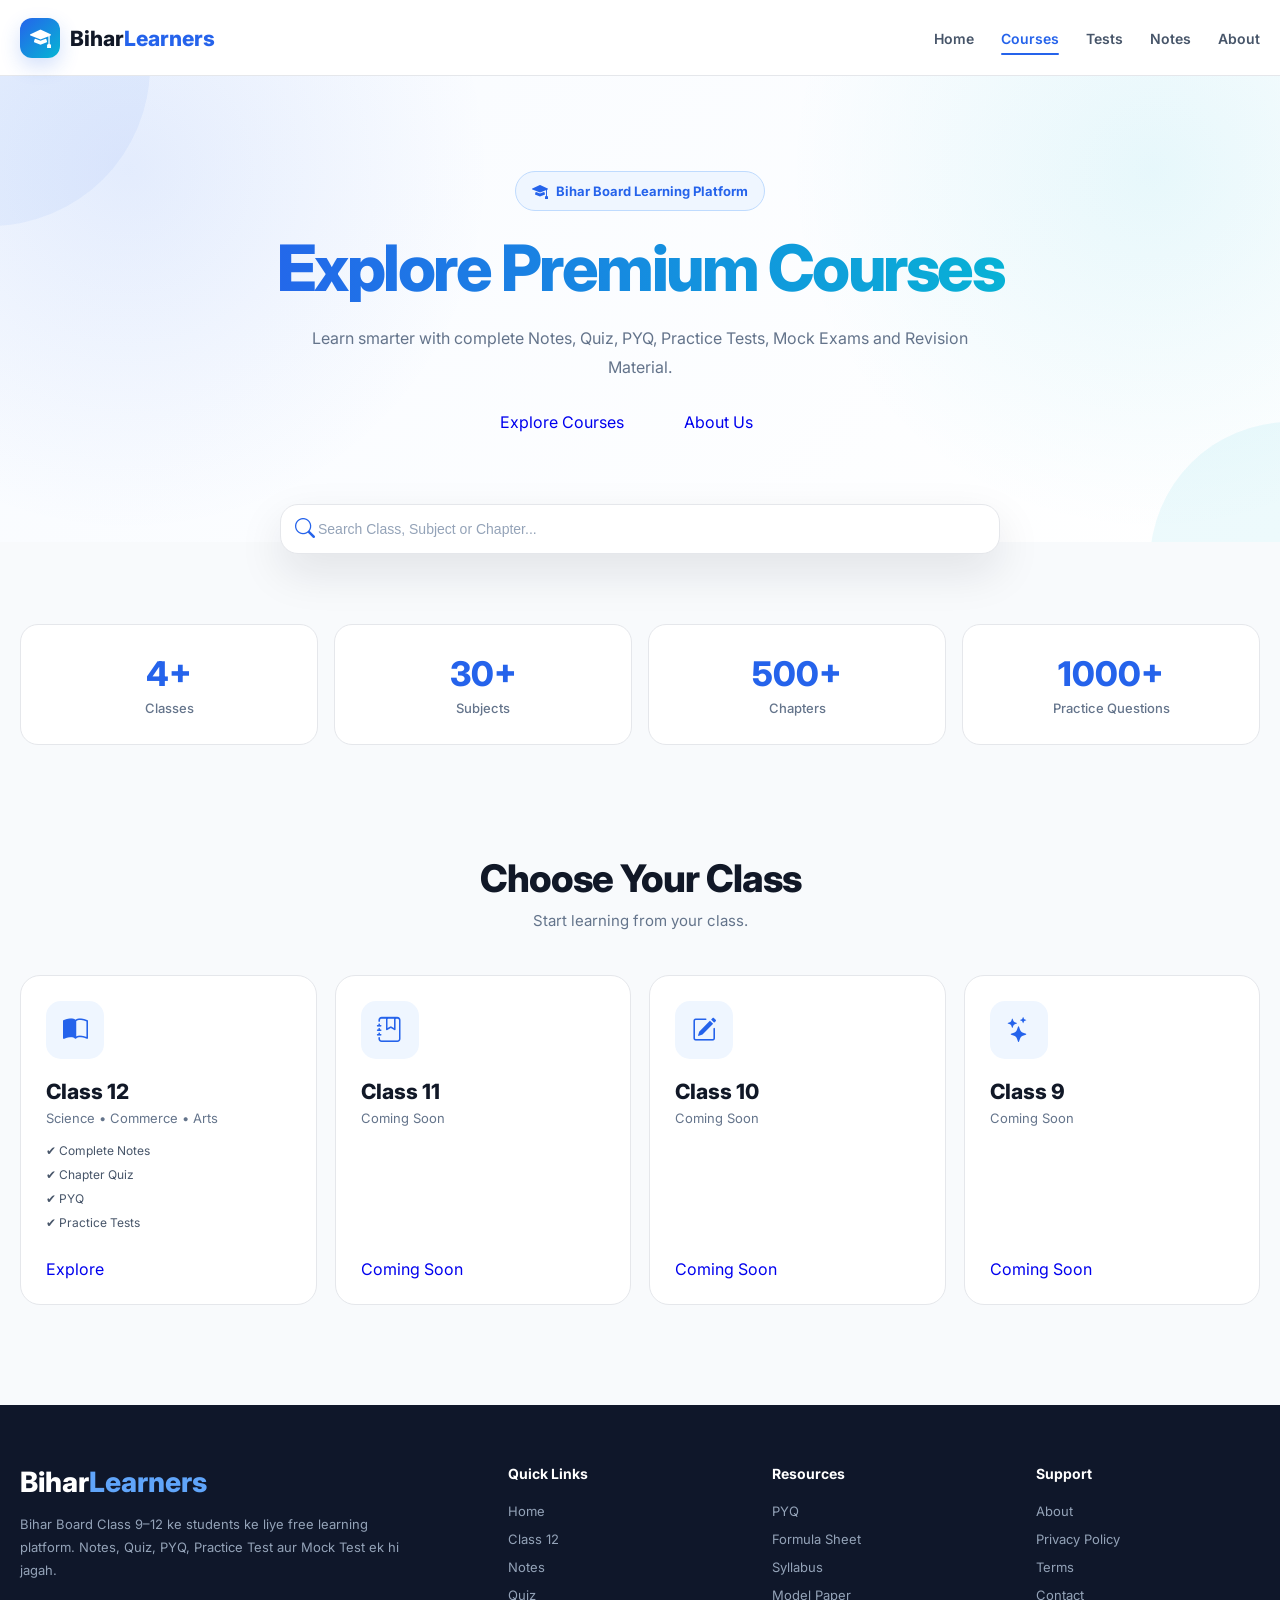
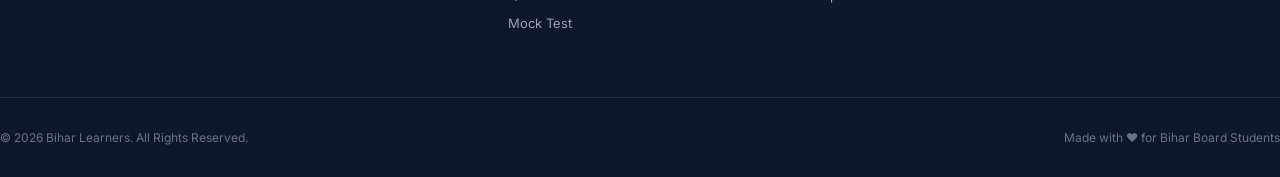
<file: pages/courses.html>
<!DOCTYPE html>
<html lang="en">

<head>

    <meta charset="UTF-8">
    <meta name="viewport" content="width=device-width, initial-scale=1.0">

    <title>Courses | Bihar Learners</title>

    <meta name="description"
        content="Explore Bihar Board courses for Class 9 to 12 with Notes, Quiz, PYQ and Mock Tests.">

    <!-- Google Fonts -->

    <link rel="preconnect" href="https://fonts.googleapis.com">

    <link rel="preconnect" href="https://fonts.gstatic.com" crossorigin>

    <link href="https://fonts.googleapis.com/css2?family=Inter:wght@400;500;600;700;800&display=swap" rel="stylesheet">

    <!-- Bootstrap Icons -->

    <link rel="stylesheet" href="https://cdn.jsdelivr.net/npm/bootstrap-icons@1.11.3/font/bootstrap-icons.min.css">

    <!-- CSS -->
    <link rel="stylesheet" href="../css/components.css">
    <link rel="stylesheet" href="../css/courses.css">

    <link rel="stylesheet" href="../css/responsive.css">

</head>

<body>


    <!-- ==================================================
     NAVBAR
================================================== -->

    <header class="site-header">

        <div class="container nav-container">


            <!-- BRAND -->

            <a href="../index.html" class="brand">

                <span class="brand-icon">
                    <i class="bi bi-mortarboard-fill"></i>
                </span>

                <span class="brand-text">
                    Bihar<span>Learners</span>
                </span>

            </a>


            <!-- DESKTOP NAVIGATION -->

            <nav class="main-nav" id="mainNav">

                <a href="../index.html" class="nav-link">
                    Home
                </a>

                <a href="courses.html" class="nav-link active">
                    Courses
                </a>

                <a href="tests.html" class="nav-link">
                    Tests
                </a>

                <a href="notes.html" class="nav-link">
                    Notes
                </a>

                <a href="about.html" class="nav-link">
                    About
                </a>



            </nav>


            <!-- MOBILE MENU -->

            <button class="menu-toggle" id="menuToggle" aria-label="Open menu">

                <i class="bi bi-list"></i>

            </button>

        </div>

    </header>


    <section class="courses-hero">

        <div class="container">

            <div class="courses-hero-content">

                <span class="hero-badge">

                    <i class="bi bi-mortarboard-fill"></i>

                    Bihar Board Learning Platform

                </span>

                <h1>



<span class="rgb-text fw-semibold display-6">Explore Premium Courses</span>
                </h1>

                <p>

                    Learn smarter with complete Notes,
                    Quiz, PYQ, Practice Tests,
                    Mock Exams and Revision Material.

                </p>

                <div class="hero-buttons">

                    <a href="#courses" class="btn btn-primary">

                        Explore Courses

                    </a>

                    <a href="about.html" class="btn btn-outline">

                        About Us

                    </a>

                </div>

            </div>

        </div>

    </section>

    <!-- search section -->

    <section class="course-search">

        <div class="container">

            <div class="search-box">

                <i class="bi bi-search"></i>

                <input type="text" placeholder="Search Class, Subject or Chapter...">

            </div>

        </div>

    </section>



    <!-- static -->


    <section class="course-stats">

        <div class="container">

            <div class="stats-grid">

                <div class="stat-card">

                    <h2>4+</h2>

                    <p>Classes</p>

                </div>

                <div class="stat-card">

                    <h2>30+</h2>

                    <p>Subjects</p>

                </div>

                <div class="stat-card">

                    <h2>500+</h2>

                    <p>Chapters</p>

                </div>

                <div class="stat-card">

                    <h2>1000+</h2>

                    <p>Practice Questions</p>

                </div>

            </div>

        </div>

    </section>


    <section class="courses-section" id="courses">

        <div class="container">

            <div class="section-title">

                <h2>

                    Choose Your Class

                </h2>

                <p>

                    Start learning from your class.

                </p>

            </div>

            <div class="courses-grid">



                <div class="course-card">

                    <div class="course-icon">

                        <i class="bi bi-book-half"></i>

                    </div>

                    <h3>

                        Class 12

                    </h3>

                    <p>

                        Science • Commerce • Arts

                    </p>

                    <ul>

                        <li>✔ Complete Notes</li>

                        <li>✔ Chapter Quiz</li>

                        <li>✔ PYQ</li>

                        <li>✔ Practice Tests</li>

                    </ul>

                    <a href="../class 12/index.html" class="btn btn-primary">

                        Explore

                    </a>

                </div>


                <!-- class-11 -->

                <div class="course-card">

                    <div class="course-icon">

                        <i class="bi bi-journal-bookmark"></i>

                    </div>

                    <h3>

                        Class 11

                    </h3>

                    <p>

                        Coming Soon

                    </p>

                    <a href="#" class="btn btn-secondary">

                        Coming Soon

                    </a>

                </div>

                <!-- class-10 -->
                <div class="course-card">

                    <div class="course-icon">

                        <i class="bi bi-pencil-square"></i>

                    </div>

                    <h3>

                        Class 10

                    </h3>

                    <p>

                        Coming Soon

                    </p>

                    <a href="#" class="btn btn-secondary">

                        Coming Soon

                    </a>

                </div>


                <!-- class-9 -->


                <div class="course-card">

                    <div class="course-icon">

                        <i class="bi bi-stars"></i>

                    </div>

                    <h3>

                        Class 9

                    </h3>

                    <p>

                        Coming Soon

                    </p>

                    <a href="#" class="btn btn-secondary">

                        Coming Soon

                    </a>

                </div>

            </div>

        </div>

    </section>

    <!-- footer -->
    <footer class="site-footer">

        <div class="container footer-top">

            <div class="footer-brand">

                <h3>Bihar<span>Learners</span></h3>

                <p>
                    Bihar Board Class 9–12 ke students ke liye free learning
                    platform. Notes, Quiz, PYQ, Practice Test aur Mock Test
                    ek hi jagah.
                </p>

            </div>

            <div class="footer-links">

                <h4>Quick Links</h4>

                <a href="../index.html">Home</a>
                <a href="../class 12/index.html">Class 12</a>
                <a href="#">Notes</a>
                <a href="#">Quiz</a>
                <a href="#">Mock Test</a>

            </div>

            <div class="footer-links">

                <h4>Resources</h4>

                <a href="#">PYQ</a>
                <a href="#">Formula Sheet</a>
                <a href="#">Syllabus</a>
                <a href="#">Model Paper</a>

            </div>

            <div class="footer-links">

                <h4>Support</h4>

                <a href="#">About</a>
                <a href="#">Privacy Policy</a>
                <a href="#">Terms</a>
                <a href="#">Contact</a>

            </div>

        </div>

        <div class="footer-bottom">

            <p>
                © 2026 Bihar Learners. All Rights Reserved.
            </p>

            <span>
                Made with ❤️ for Bihar Board Students
            </span>

        </div>

    </footer>



    <script src="../js/app.js"></script>
    <script src="../js/courses.js"></script>
</body>

</html>
</file>
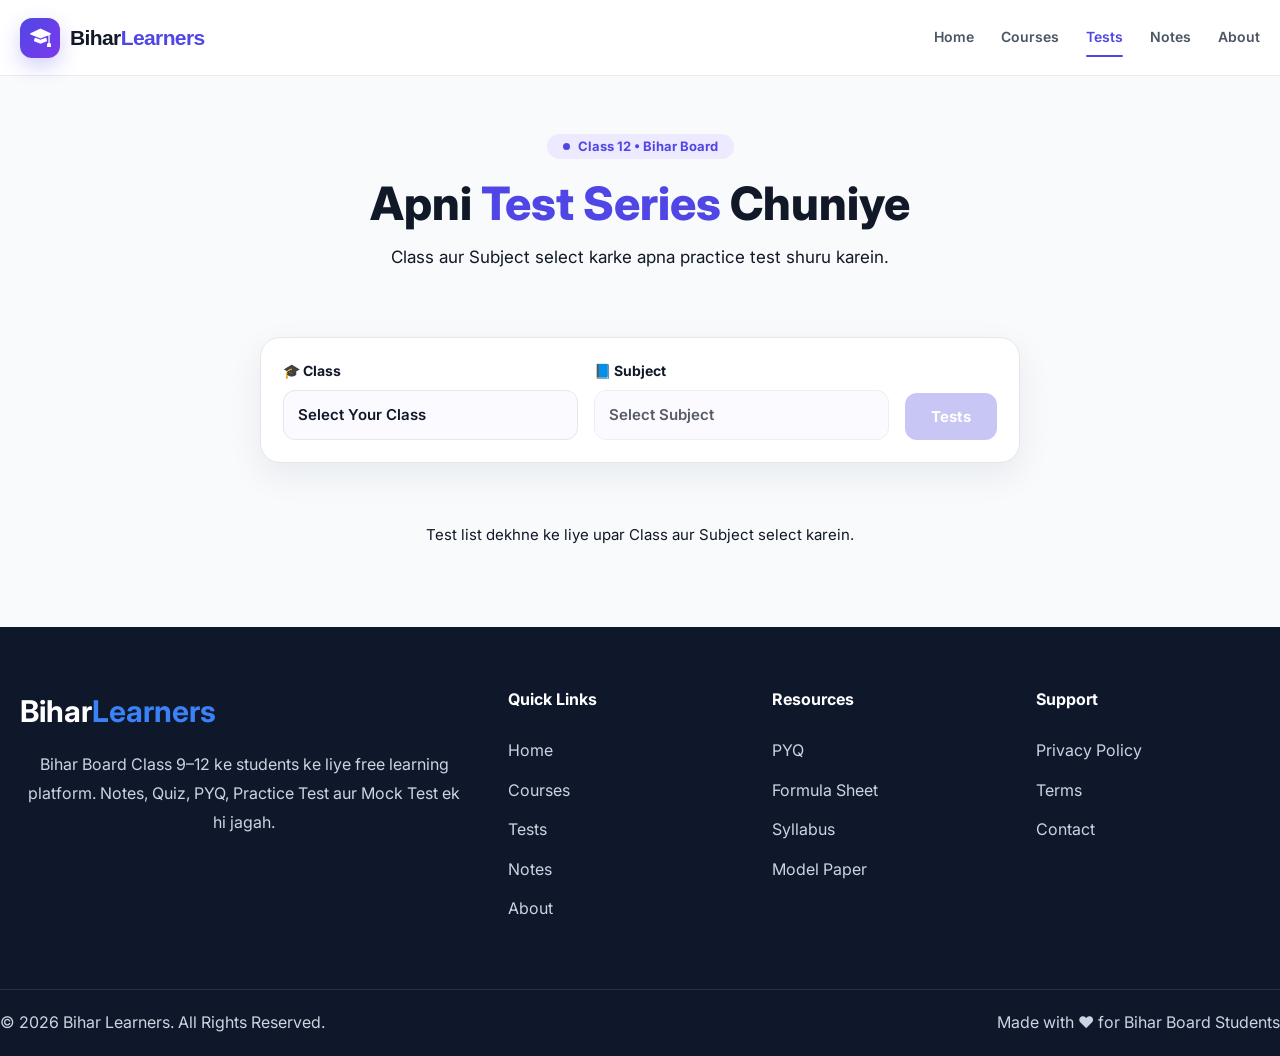
<file: pages/tests.html>
<!DOCTYPE html>
<html lang="hi">

<head>
    <meta charset="UTF-8">
    <meta name="viewport" content="width=device-width, initial-scale=1.0">
    <title>Test | BiharLearners</title>
    <link rel="preconnect" href="https://fonts.googleapis.com">
    <link rel="preconnect" href="https://fonts.gstatic.com" crossorigin>
    <link href="https://fonts.googleapis.com/css2?family=Inter:wght@400;500;600;700;800&display=swap" rel="stylesheet">
    <link rel="stylesheet" href="https://cdn.jsdelivr.net/npm/bootstrap-icons@1.11.3/font/bootstrap-icons.min.css">
    <link rel="stylesheet" href="../css/style.css">
    <link rel="stylesheet" href="../css/components.css">
    <link rel="stylesheet" href="../css/responsive.css">
    <link rel="stylesheet" href="../css/tests.css">



</head>

<body>

    <header class="site-header">
        <div class="container nav-container">
            <a href="index.html" class="brand">
                <span class="brand-icon">
                    <i class="bi bi-mortarboard-fill"></i>
                </span>
                <span class="brand-text">Bihar<span>Learners</span></span>
            </a>
            <nav class="main-nav" id="mainNav">
                <a href="../index.html" class="nav-link">Home</a>
                <a href="courses.html" class="nav-link">Courses</a>
                <a href="tests.html" class="nav-link active">Tests</a>
                <a href="notes.html" class="nav-link">Notes</a>
                <a href="about.html" class="nav-link">About</a>
            </nav>
            <button class="menu-toggle" id="menuToggle" aria-label="Open menu">
                <i class="bi bi-list"></i>
            </button>
        </div>
    </header>

    <!-- HERO + SELECTORS -->
    <section id="pickView">
        <div class="hero">
            <div class="badge"><span class="dot"></span> Class 12 • Bihar Board</div>
            <h1>Apni <span class="accent">Test Series</span> Chuniye</h1>
            <p>Class aur Subject select karke apna practice test shuru karein.</p>
        </div>

        <div class="select-panel">
            <div class="select-box">
                <label>🎓 Class</label>
                <select id="classSelect">
                    <option value="">Select Your Class</option>
                    <option value="12">Class 12th</option>
                    <option value="11">Class 11th</option>
                    <option value="10">Class 10th</option>
                    <option value="9">Class 9th</option>
                </select>
            </div>
            <div class="select-box">
                <label>📘 Subject</label>
                <select id="subjectSelect" disabled>
                    <option value="">Select Subject</option>
                </select>
            </div>
            <button class="go-btn" id="goBtn" disabled>Tests</button>
        </div>

        <div class="section-wrap">
            <div id="testListArea"></div>
            <p class="hint-text" id="hintText">Test list dekhne ke liye upar Class aur Subject select karein.</p>
        </div>
    </section>

    <!-- QUIZ VIEW -->
    <section class="quiz-wrap hidden" id="quizView">
        <div class="quiz-header">
            <div>
                <div class="quiz-title" id="quizTitle">Test</div>
                <div class="quiz-progress-text" id="quizProgressText">Question 1 / 10</div>
            </div>
            <div class="timer">⏱ <span id="timerText">10:00</span></div>
        </div>
        <div class="progress-bar">
            <div class="progress-fill" id="progressFill"></div>
        </div>
        <div class="q-card">
            <div class="q-num" id="qNum">QUESTION 1</div>
            <div class="q-text" id="qText">...</div>
            <div class="options" id="optionsArea"></div>
        </div>
        <div class="nav-buttons">
            <button class="btn btn-outline" id="prevBtn">← Previous</button>
            <button class="btn btn-primary" id="nextBtn">Next →</button>
        </div>
    </section>

    <!-- RESULT VIEW -->
    <section class="hidden" id="resultView">

        <div class="result-card">

            <div class="result-ring" id="resultRing">
                <span id="resultPct">0%</span>
            </div>

            <h2>Test Complete! 🎉</h2>

            <p id="resultSub">
                Congratulation, Aapne test successfully complete kar liya hai.
            </p>

            <div class="result-stats">

                <div class="stat-box">
                    <div class="num" id="totalCount">0</div>
                    <div class="lbl">Total</div>
                </div>

                <div class="stat-box correct">
                    <div class="num" id="correctCount">0</div>
                    <div class="lbl">Correct</div>
                </div>

                <div class="stat-box wrong">
                    <div class="num" id="wrongCount">0</div>
                    <div class="lbl">Wrong</div>
                </div>

                <div class="stat-box">
                    <div class="num" id="skipCount">0</div>
                    <div class="lbl">Not Attempt</div>
                </div>

            </div>

            <!-- QUESTION REVIEW -->
            <div class="result-review">

                <h3>📝 Question-wise Result</h3>

                <div id="questionReview"></div>

            </div>

            <button class="btn btn-primary" id="restartBtn" style="width:100%;">
                Aur Test Dekhein
            </button>

        </div>

    </section>

    <footer class="site-footer">
        <div class="container footer-top">
            <div class="footer-brand">
                <h3>Bihar<span>Learners</span></h3>
                <p>Bihar Board Class 9–12 ke students ke liye free learning platform. Notes, Quiz, PYQ, Practice Test
                    aur Mock Test ek hi jagah.</p>
            </div>
            <div class="footer-links">
                <h4>Quick Links</h4>
                <a href="index.html">Home</a>
                <a href="courses.html">Courses</a>
                <a href="tests.html">Tests</a>
                <a href="notes.html">Notes</a>
                <a href="about.html">About</a>
            </div>
            <div class="footer-links">
                <h4>Resources</h4>
                <a href="#">PYQ</a>
                <a href="#">Formula Sheet</a>
                <a href="#">Syllabus</a>
                <a href="#">Model Paper</a>
            </div>
            <div class="footer-links">
                <h4>Support</h4>
                <a href="#">Privacy Policy</a>
                <a href="#">Terms</a>
                <a href="#">Contact</a>
            </div>
        </div>
        <div class="footer-bottom">
            <p>© 2026 Bihar Learners. All Rights Reserved.</p>
            <span>Made with ❤️ for Bihar Board Students</span>
        </div>
    </footer>



    <script>
        /* ---------- DATA ---------- */
        const subjectsByClass = {
            "10": ["Hindi", "Science", "Mathematics", "Social Science"],
            "12": ["Physics", "Chemistry", "Mathematics", "English", "Hindi",]
        };


        const testsData = {
            "10": {
                "Hindi": [
                    { title: "पद्खण्ड 7. हिरोशिमा", time: 30, q: 8 },
                    { title: "पद्खण्ड 8. एक वृक्ष की हत्या", time: 10, q: 6 },
                    { title: "पद्खण्ड 9. हमारी नींद", time: 10, q: 6 },
                ],
                "Science": [
                    { title: "Chapter 1: Light – Reflection", time: 20, q: 10 },
                    { title: "Chapter 2: Acids, Bases & Salts", time: 20, q: 10 },
                ],
                "Mathematics": [
                    { title: "Chapter 1: Real Numbers", time: 15, q: 8 },
                    { title: "Chapter 3: Pair of Linear Equations", time: 20, q: 10 },
                ],
                "Social Science": [
                    { title: "History: Nationalism in India", time: 15, q: 8 },
                ]
            },
            "12": {
                "Physics": [
                    { title: "Chapter 1: Electric Charges & Fields", time: 20, q: 10 },
                    { title: "Chapter 2: Electrostatic Potential", time: 20, q: 10 },
                ],
                "Chemistry": [
                    { title: "Chapter 1: Solid State", time: 15, q: 8 },
                    { title: "Chapter 2: Solutions", time: 15, q: 8 },
                ],
                "Mathematics": [
                    { title: "Chapter 1: Relations & Functions", time: 20, q: 10 },
                ],
                "English": [

                    {
                        title: "Chapter 1: Indian Civilization and Culture",
                        time: 25,
                        q: 60
                    },
                    {
                        title: "Chapter 2: Bharat Is My Home",
                        time: 25,
                        q: 39
                    },
                    {
                        title: "Chapter 3: A Pinch of Snuff",
                        time: 25,
                        q: 48
                    },
                    {
                        title: "Chapter 4: I Have a Dream",
                        time: 25,
                        q: 47
                    },
                    {
                        title: "Chapter 5: Ideas That Have Helped Mankind",
                        time: 25,
                        q: 30
                    },

                    {
                        title: "Chapter 6: The Artist",
                        time: 40,
                        q: 30
                    },
                    {
                        title: "Chapter 7: A Child Is Born",
                        time: 40,
                        q: 30
                    },
                    {
                        title: "Chapter 8: How Free Is the Press",
                        time: 40,
                        q: 30
                    },
                    {
                        title: "Chapter 9: The Earth",
                        time: 40,
                        q: 30
                    },
                    {
                        title: "Chapter 10: India Through a Traveller's Eyes",
                        time: 40,
                        q: 30
                    },

                    {
                        title: "Chapter 11: A Marriage Proposal",
                        time: 40,
                        q: 50
                    }
                ],





                "Hindi": [
                    {
                        title: "बातचीत",
                        q: 40,
                        time: 40
                    },
                    {
                        title: "उसने कहा था",
                        q: 57,
                        time: 40
                    }
                ],
            }
        };

        /* ---------- ELEMENTS ---------- */
        const classSelect = document.getElementById('classSelect');
        const subjectSelect = document.getElementById('subjectSelect');
        const goBtn = document.getElementById('goBtn');
        const testListArea = document.getElementById('testListArea');
        const hintText = document.getElementById('hintText');

        const pickView = document.getElementById('pickView');
        const quizView = document.getElementById('quizView');
        const resultView = document.getElementById('resultView');

        classSelect.addEventListener('change', () => {
            const cls = classSelect.value;
            subjectSelect.innerHTML = '';
            testListArea.innerHTML = '';
            hintText.classList.remove('hidden');
            if (!cls) {
                subjectSelect.disabled = true;
                subjectSelect.innerHTML = '<option value="">Pehle Class Chunein</option>';
                goBtn.disabled = true;
                return;
            }
            subjectSelect.disabled = false;
            subjectSelect.innerHTML = '<option value="">Subject Chunein</option>' +
                subjectsByClass[cls].map(s => `<option value="${s}">${s}</option>`).join('');
            goBtn.disabled = true;
        });

        subjectSelect.addEventListener('change', () => {
            goBtn.disabled = !subjectSelect.value;
        });

        goBtn.addEventListener('click', () => {
            renderTestList(classSelect.value, subjectSelect.value);
        });

        function renderTestList(cls, subject) {
            const list = (testsData[cls] && testsData[cls][subject]) || [];
            hintText.classList.add('hidden');
            if (list.length === 0) {
                testListArea.innerHTML = `<p class="hint-text">Is subject ke liye abhi koi test available nahi hai.</p>`;
                return;
            }
            testListArea.innerHTML = `
    <div class="section-title">📝 Class ${cls} · ${subject} — Available Tests</div>
    <div class="test-grid">
      ${list.map((t, i) => `
        <div class="test-card" data-idx="${i}">
          <div class="test-top">
            <div class="test-icon">📄</div>
            <div class="test-tag">CLASS ${cls}TH</div>
          </div>
          <h3>${t.title}</h3>
          <div class="test-meta">
            <span>📘 ${subject}</span>
            <span>⏱ ${t.time}m</span>
            <span>📋 ${t.q}Q</span>
          </div>
        </div>
      `).join('')}
    </div>
  `;
            document.querySelectorAll('.test-card').forEach(card => {
                card.addEventListener('click', () => {
                    const idx = card.getAttribute('data-idx');
                    const testInfo = list[idx];
                    startQuiz(cls, subject, testInfo);
                });
            });
        }

        /* ---------- QUIZ LOGIC ---------- */
        let quizState = {};
        let timerInterval;

        function startQuiz(cls, subject, testInfo) {

    let questions = [];

    // =========================
    // CLASS 12 ENGLISH
    // =========================

    if (cls === "12" && subject === "English") {

        if (testInfo.title.includes("Indian Civilization")) {
            questions = getEnglishChapter1Questions();
        }

        else if (testInfo.title.includes("Bharat Is My Home")) {
            questions = getEnglishChapter2Questions();
        }

        else if (testInfo.title.includes("A Pinch of Snuff")) {
            questions = getEnglishChapter3Questions();
        }

        else if (testInfo.title.includes("I Have a Dream")) {
            questions = getEnglishChapter4Questions();
        }

        else if (testInfo.title.includes("Ideas That Have Helped Mankind")) {
            questions = getEnglishChapter5Questions();
        }

        else if (testInfo.title.includes("The Artist")) {
            questions = getEnglishChapter6Questions();
        }

        else if (testInfo.title.includes("A Child Is Born")) {
            questions = getEnglishChapter7Questions();
        }

        else if (testInfo.title.includes("How Free Is the Press")) {
            questions = getEnglishChapter8Questions();
        }

        else if (testInfo.title.includes("The Earth")) {
            questions = getEnglishChapter9Questions();
        }

        else if (testInfo.title.includes("India Through a Traveller's Eyes")) {
            questions = getEnglishChapter10Questions();
        }

        else if (testInfo.title.includes("A Marriage Proposal")) {
            questions = getEnglishChapter11Questions();
        }
    }


    // =========================
    // CLASS 12 HINDI
    // =========================

    else if (cls === "12" && subject === "Hindi") {

        if (testInfo.title.includes("बातचीत")) {
            questions = getHindiChapter1Questions();
        }

        else if (testInfo.title.includes("उसने कहा था")) {
            questions = getHindiChapter2Questions();
        }
    }


    // =========================
    // BANK NOT FOUND
    // =========================

    if (questions.length === 0) {

        questions = sampleQuestions(subject).slice(
            0,
            testInfo.q > 5 ? 5 : testInfo.q
        );
    }


    // =========================
    // QUIZ STATE
    // =========================

    quizState = {
        title: testInfo.title,
        questions: questions,
        current: 0,
        answers: new Array(questions.length).fill(null),
        secondsLeft: testInfo.time * 60
    };


    // =========================
    // SHOW QUIZ
    // =========================

    pickView.classList.add('hidden');
    resultView.classList.add('hidden');
    quizView.classList.remove('hidden');

    document.getElementById('quizTitle').textContent = testInfo.title;

    renderQuestion();
    startTimer();


    window.scrollTo({
        top: 0,
        behavior: 'smooth'
    });

}
        function startTimer() {
            clearInterval(timerInterval);
            updateTimerText();
            timerInterval = setInterval(() => {
                quizState.secondsLeft--;
                updateTimerText();
                if (quizState.secondsLeft <= 0) {
                    clearInterval(timerInterval);
                    finishQuiz();
                }
            }, 1000);
        }
        function updateTimerText() {
            const m = Math.floor(quizState.secondsLeft / 60);
            const s = quizState.secondsLeft % 60;
            document.getElementById('timerText').textContent = `${String(m).padStart(2, '0')}:${String(s).padStart(2, '0')}`;
        }

        function renderQuestion() {
            const { current, questions, answers } = quizState;
            const q = questions[current];
            document.getElementById('qNum').textContent = `QUESTION ${current + 1}`;
            document.getElementById('qText').textContent = q.q;
            document.getElementById('quizProgressText').textContent = `Question ${current + 1} / ${questions.length}`;
            document.getElementById('progressFill').style.width = `${((current + 1) / questions.length) * 100}%`;

            const letters = ['A', 'B', 'C', 'D'];
            const optionsArea = document.getElementById('optionsArea');
            optionsArea.innerHTML = q.options.map((opt, i) => `
    <div class="option ${answers[current] === i ? 'selected' : ''}" data-i="${i}">
      <span class="letter">${letters[i]}</span> ${opt}
    </div>
  `).join('');

            optionsArea.querySelectorAll('.option').forEach(el => {
                el.addEventListener('click', () => {
                    answers[current] = parseInt(el.getAttribute('data-i'));
                    renderQuestion();
                });
            });

            document.getElementById('prevBtn').disabled = current === 0;
            document.getElementById('nextBtn').textContent = current === questions.length - 1 ? 'Submit Test' : 'Next →';
        }

        document.getElementById('prevBtn').addEventListener('click', () => {
            if (quizState.current > 0) { quizState.current--; renderQuestion(); }
        });
        document.getElementById('nextBtn').addEventListener('click', () => {
            if (quizState.current < quizState.questions.length - 1) {
                quizState.current++; renderQuestion();
            } else {
                finishQuiz();
            }
        });

        function finishQuiz() {

            clearInterval(timerInterval);

            const { questions, answers } = quizState;

            let correct = 0;
            let wrong = 0;
            let skip = 0;

            questions.forEach((q, i) => {

                if (answers[i] === null) {
                    skip++;
                }

                else if (answers[i] === q.answer) {
                    correct++;
                }

                else {
                    wrong++;
                }

            });

            const pct = Math.round((correct / questions.length) * 100);

            // Result summary
            document.getElementById('totalCount').textContent = questions.length;
            document.getElementById('correctCount').textContent = correct;
            document.getElementById('wrongCount').textContent = wrong;
            document.getElementById('skipCount').textContent = skip;

            document.getElementById('resultPct').textContent = pct + '%';

            document
                .getElementById('resultRing')
                .style.setProperty('--pct', pct);

            document.getElementById('resultSub').textContent =
                `${quizState.title} — Aapne ${questions.length} me se ${correct} sahi kiye.`;



            /* ==========================================
               QUESTION-WISE REVIEW
            ========================================== */

            const letters = ['A', 'B', 'C', 'D'];

            const reviewArea = document.getElementById('questionReview');

            reviewArea.innerHTML = questions.map((q, i) => {

                const userAnswer = answers[i];
                const correctAnswer = q.answer;

                let statusClass = '';
                let statusText = '';
                let statusIcon = '';

                if (userAnswer === null) {

                    statusClass = 'review-skip';
                    statusText = 'Not Attempted';
                    statusIcon = '⭕';

                }

                else if (userAnswer === correctAnswer) {

                    statusClass = 'review-correct';
                    statusText = 'Correct';
                    statusIcon = '✅';

                }

                else {

                    statusClass = 'review-wrong';
                    statusText = 'Wrong';
                    statusIcon = '❌';

                }


                return `

            <div class="question-review-card ${statusClass}">

                <div class="review-question">

                    <span class="review-number">
                        Q${i + 1}
                    </span>

                    <span>
                        ${q.q}
                    </span>

                </div>


                <div class="review-options">

                    ${q.options.map((opt, optionIndex) => {

                    let optionClass = '';

                    // Correct answer
                    if (optionIndex === correctAnswer) {
                        optionClass = 'review-option-correct';
                    }

                    // User's wrong answer
                    if (
                        userAnswer !== null &&
                        optionIndex === userAnswer &&
                        userAnswer !== correctAnswer
                    ) {
                        optionClass = 'review-option-wrong';
                    }

                    // User selected correct answer
                    if (
                        userAnswer === correctAnswer &&
                        optionIndex === userAnswer
                    ) {
                        optionClass = 'review-option-correct';
                    }

                    return `

                            <div class="review-option ${optionClass}">

                                <span class="review-letter">
                                    ${letters[optionIndex]}
                                </span>

                                <span>
                                    ${opt}
                                </span>

                                ${optionIndex === correctAnswer
                            ? '<span class="answer-label">✓ Correct Answer</span>'
                            : ''
                        }

                                ${userAnswer !== null &&
                            optionIndex === userAnswer &&
                            userAnswer !== correctAnswer
                            ? '<span class="answer-label wrong-label">✗ Your Answer</span>'
                            : ''
                        }

                            </div>

                        `;

                }).join('')}

                </div>


                <div class="review-summary">

                    <div>
                        <strong>Your Answer:</strong>

                        ${userAnswer === null
                        ? 'Not Attempted'
                        : `${letters[userAnswer]}. ${q.options[userAnswer]}`
                    }

                    </div>


                    <div>
                        <strong>Correct Answer:</strong>

                        ${letters[correctAnswer]}. ${q.options[correctAnswer]}

                    </div>


                    <div class="review-status">

                        ${statusIcon} ${statusText}

                    </div>

                </div>

            </div>

        `;

            }).join('');


            // Show result
            quizView.classList.add('hidden');

            resultView.classList.remove('hidden');

            window.scrollTo({
                top: 0,
                behavior: 'smooth'
            });

        }

        document.getElementById('restartBtn').addEventListener('click', () => {
            resultView.classList.add('hidden');
            pickView.classList.remove('hidden');
        });
    </script>

    <script src="../js/12bank.js"></script>

</body>

</html>
</file>
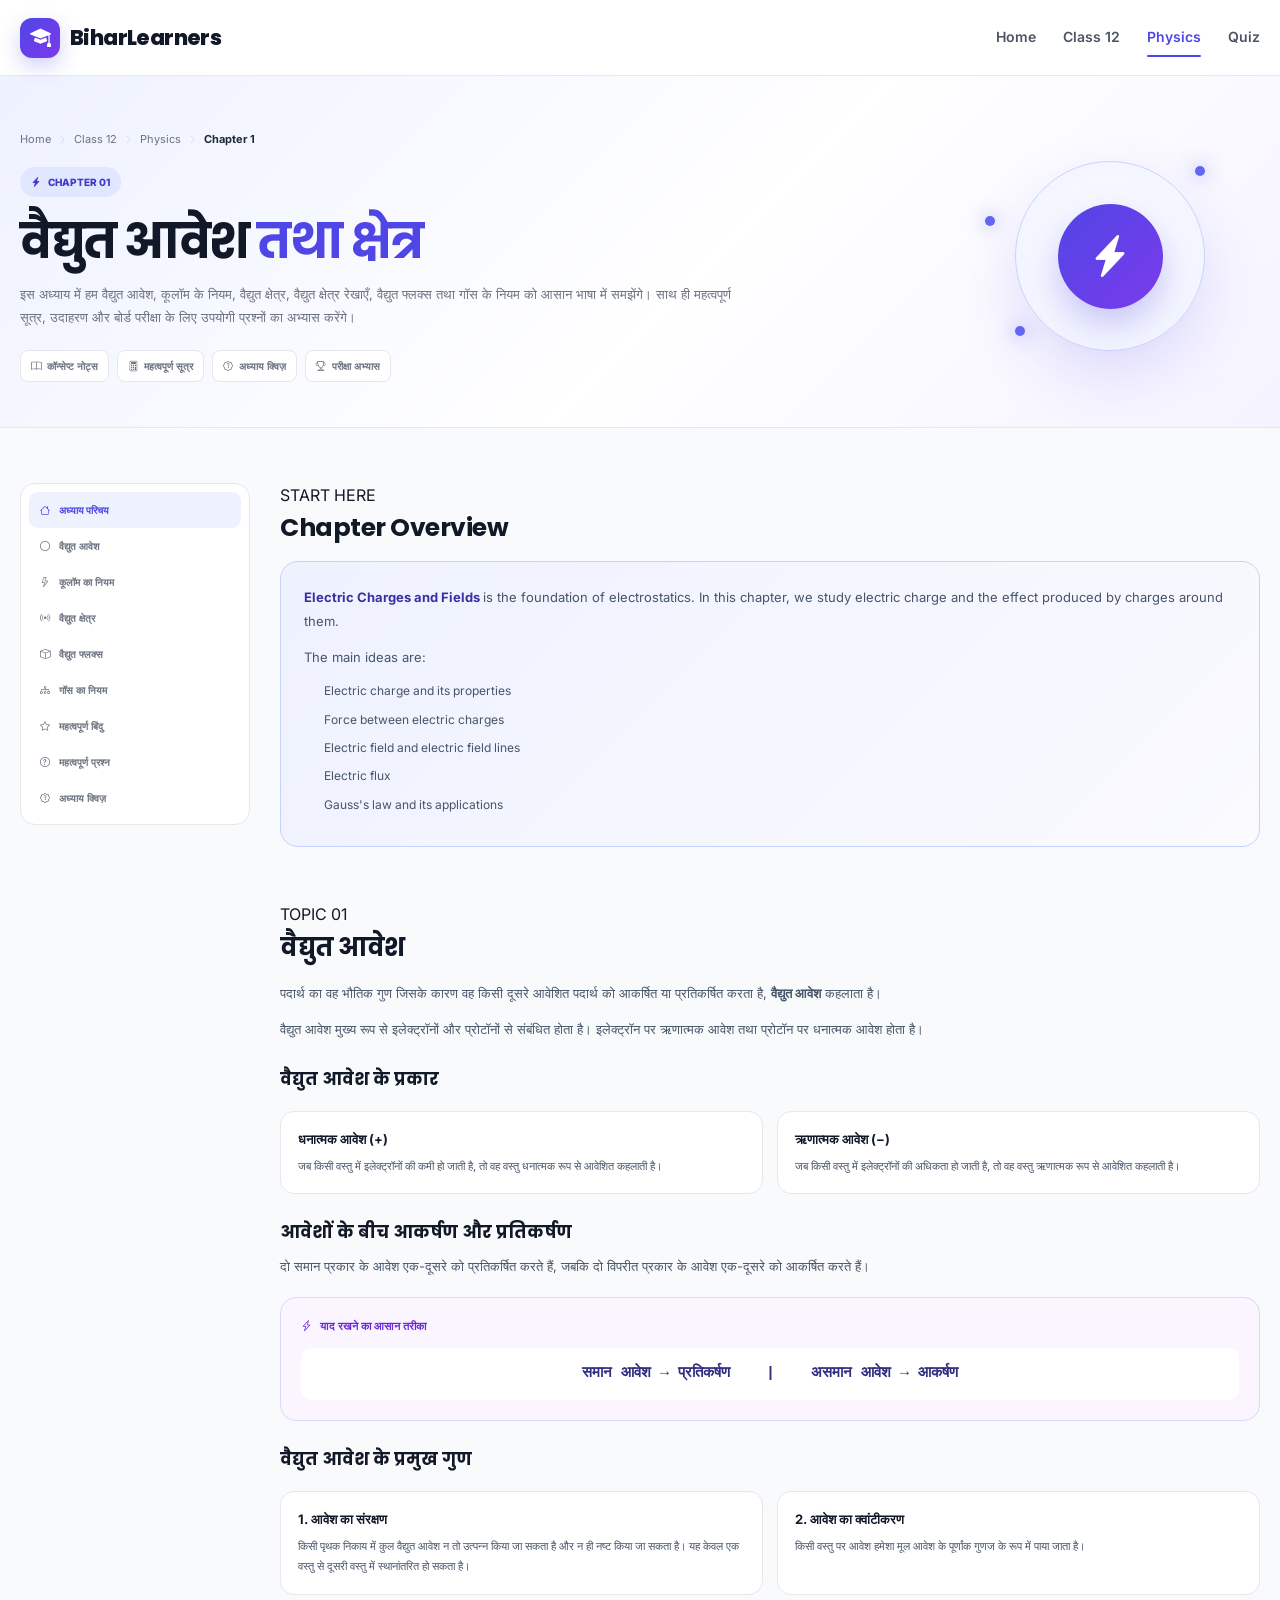
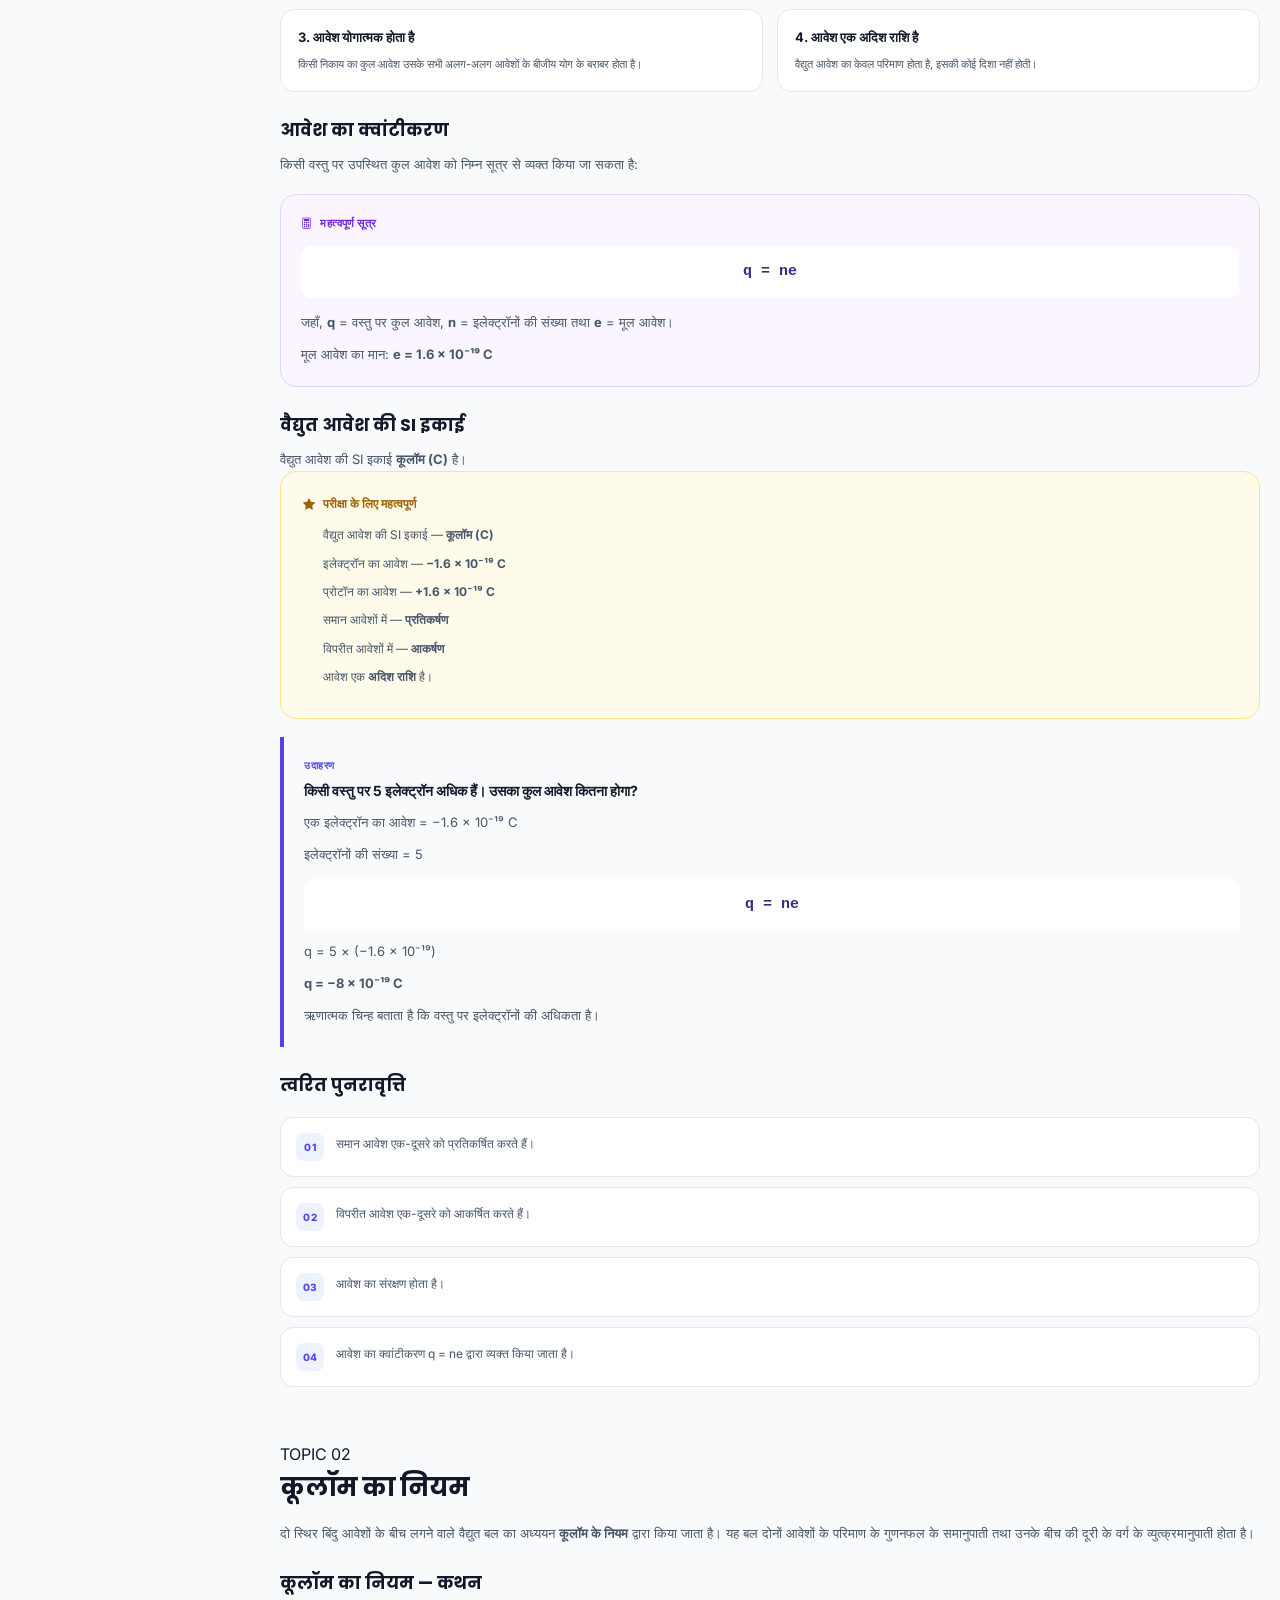
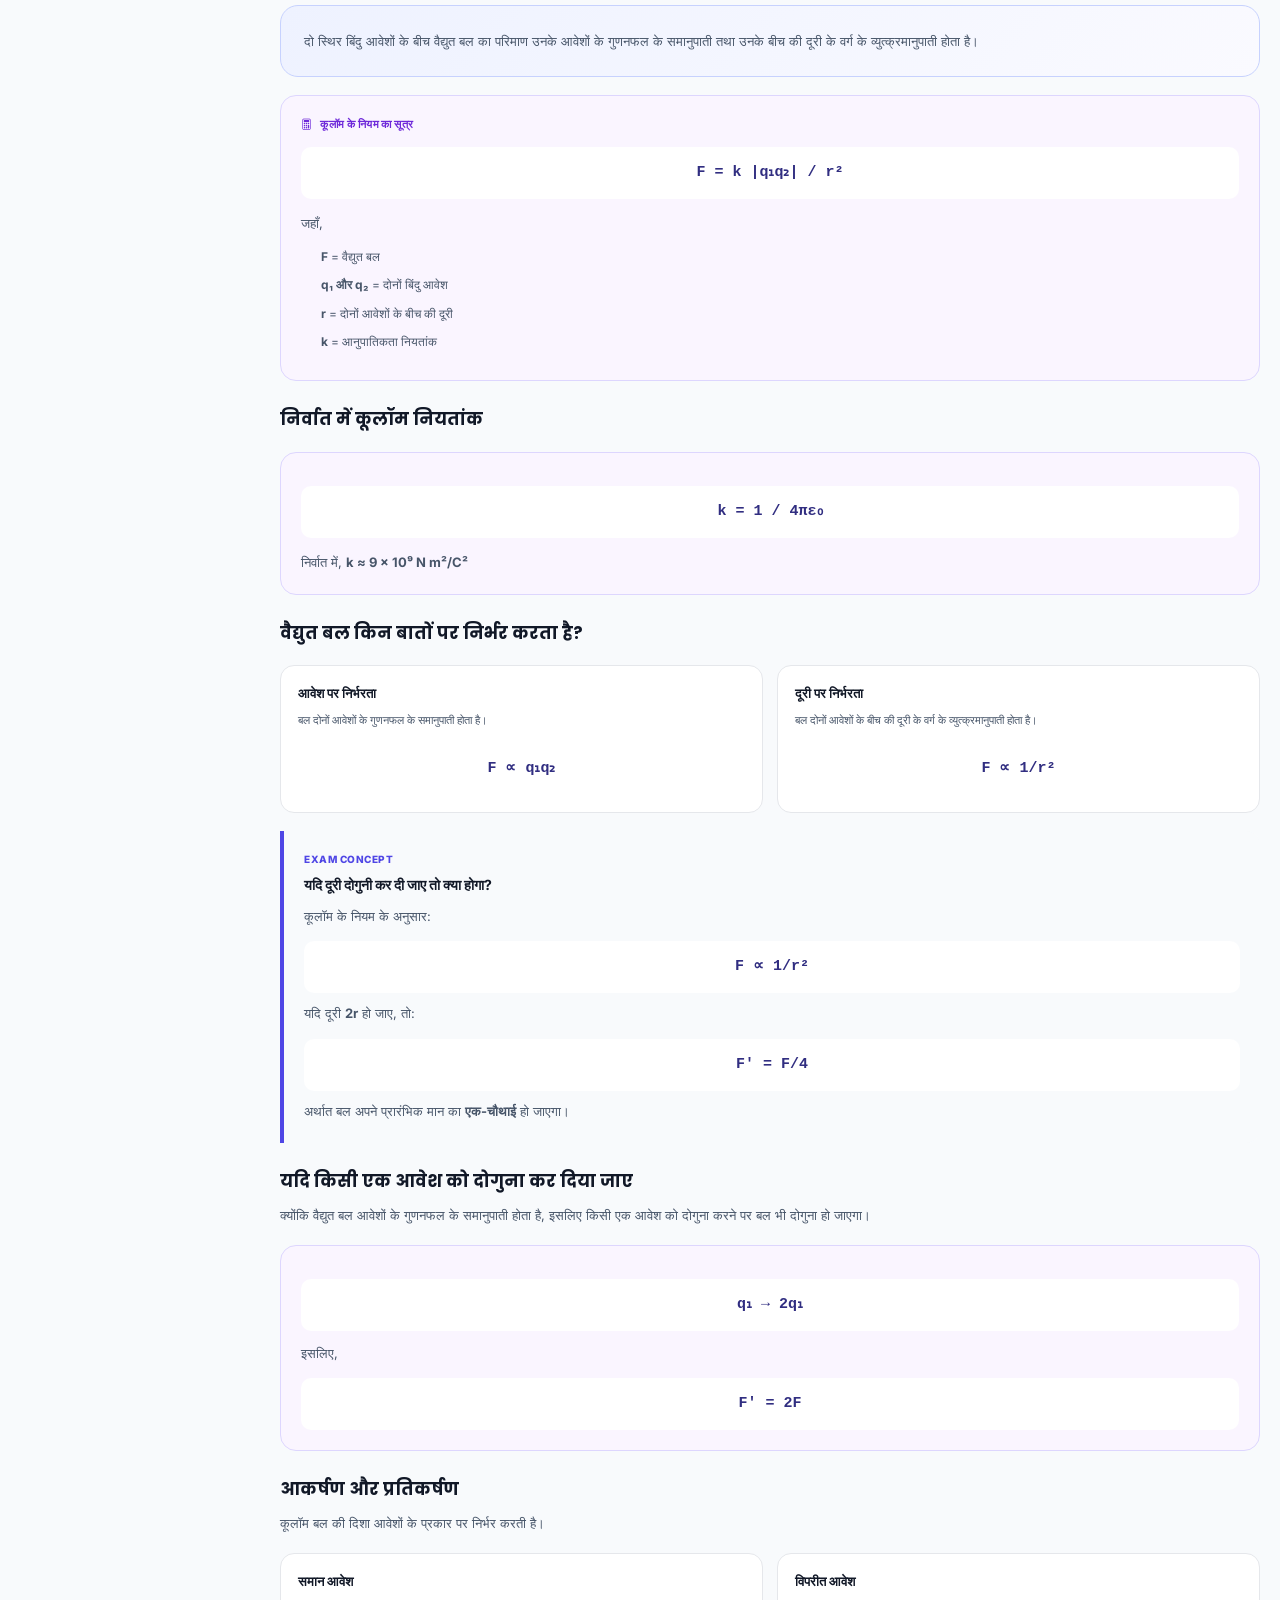
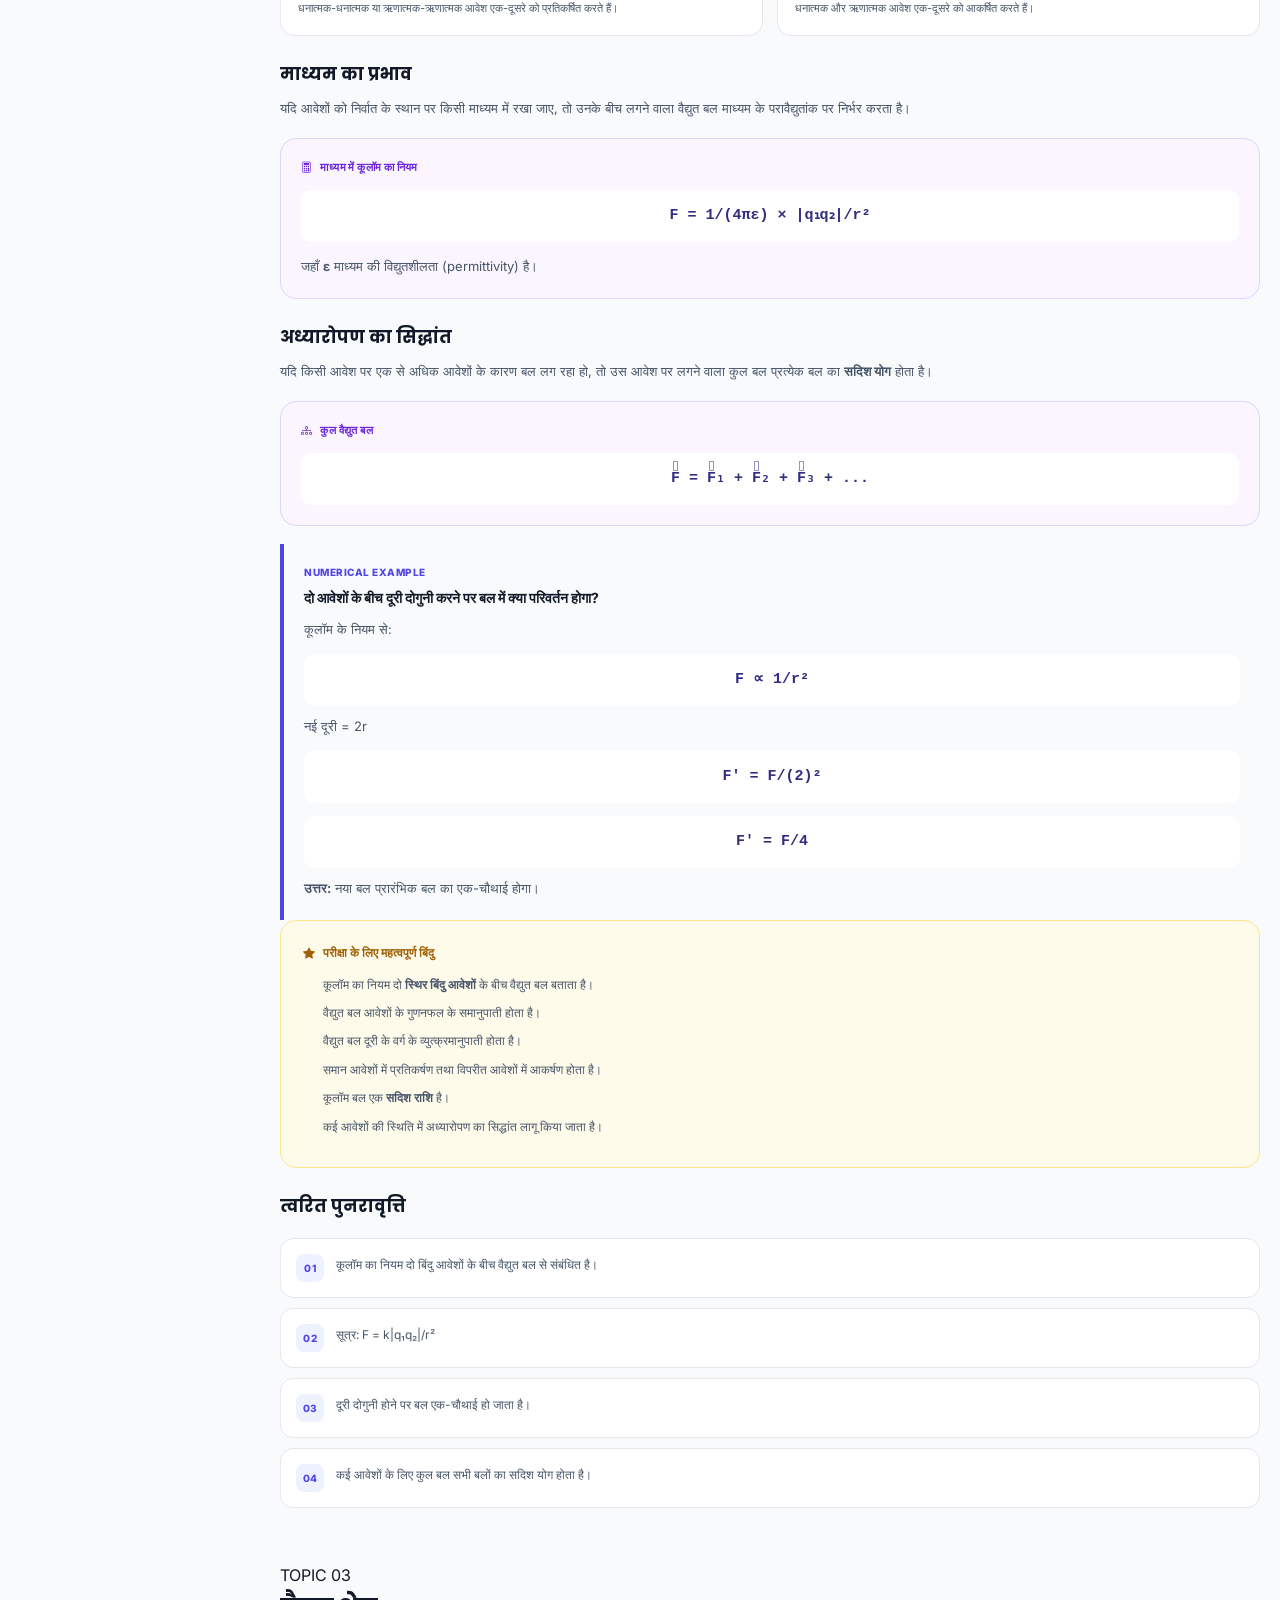
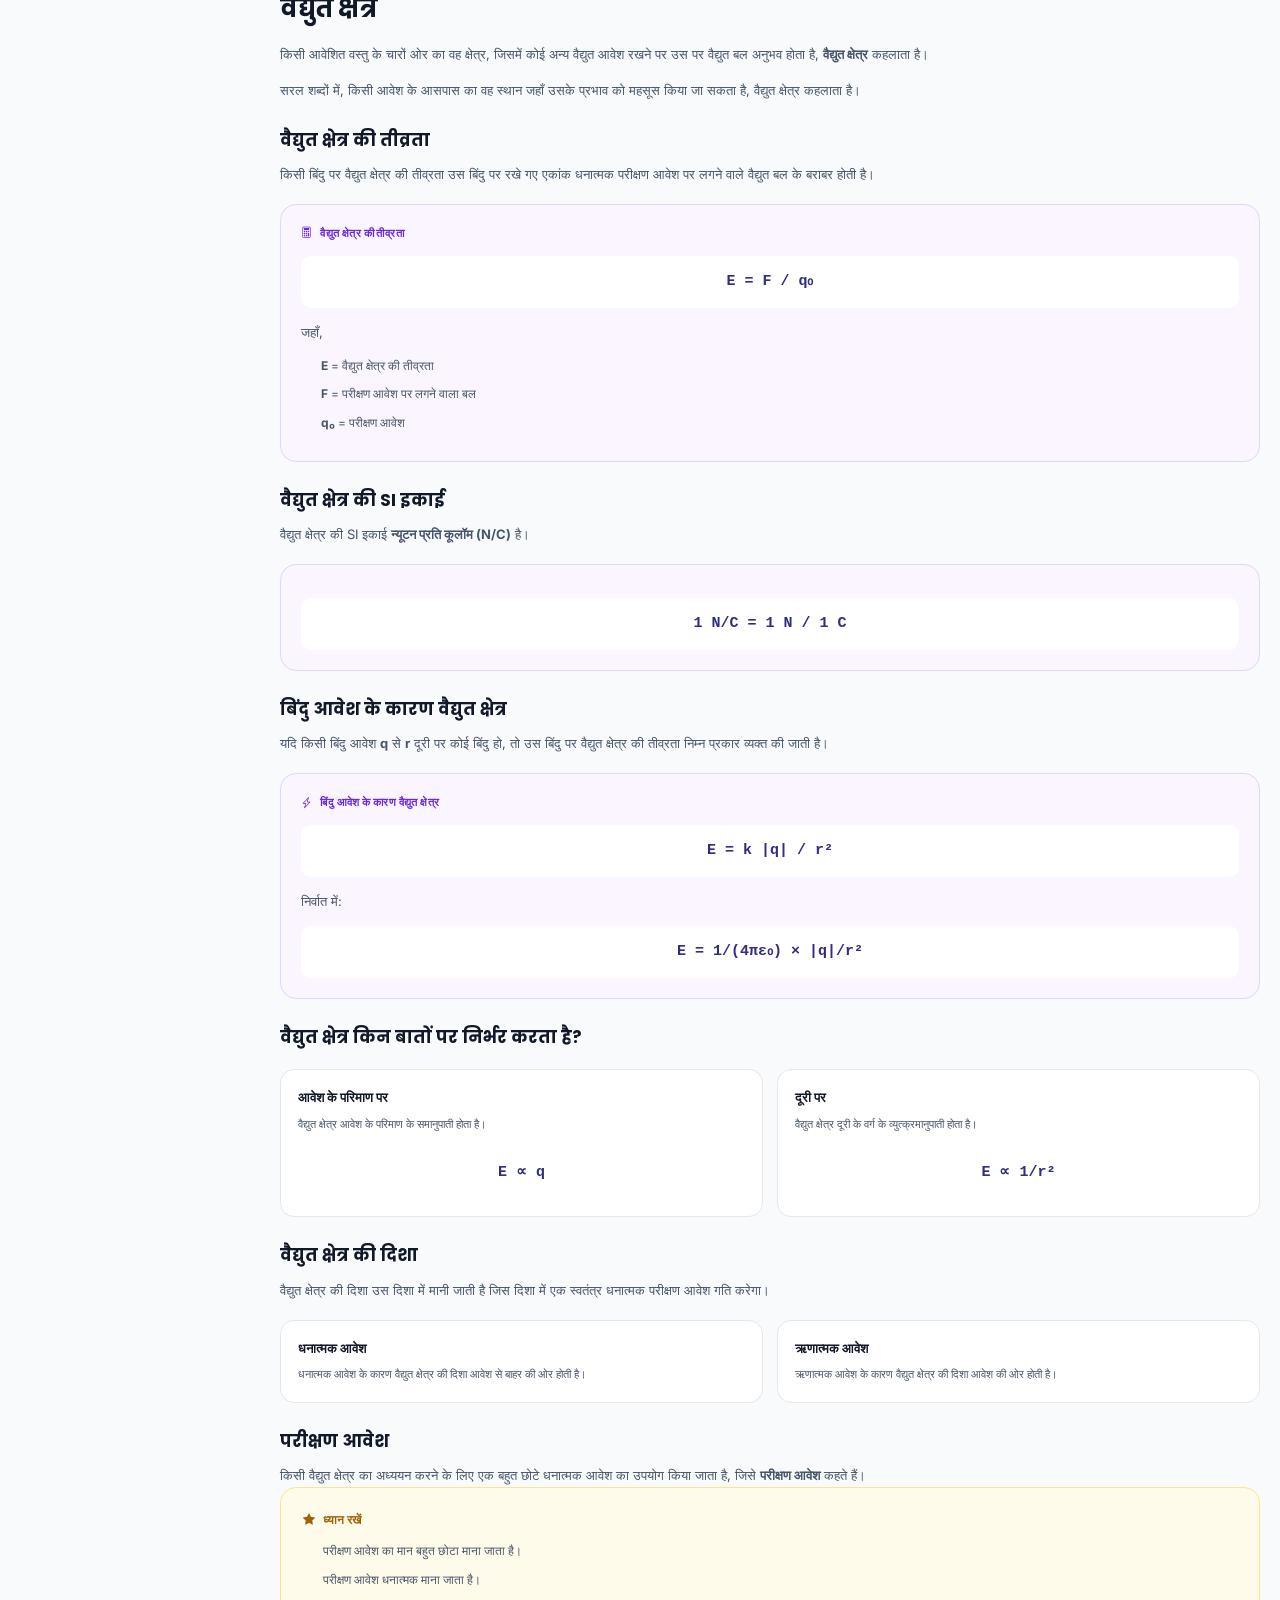
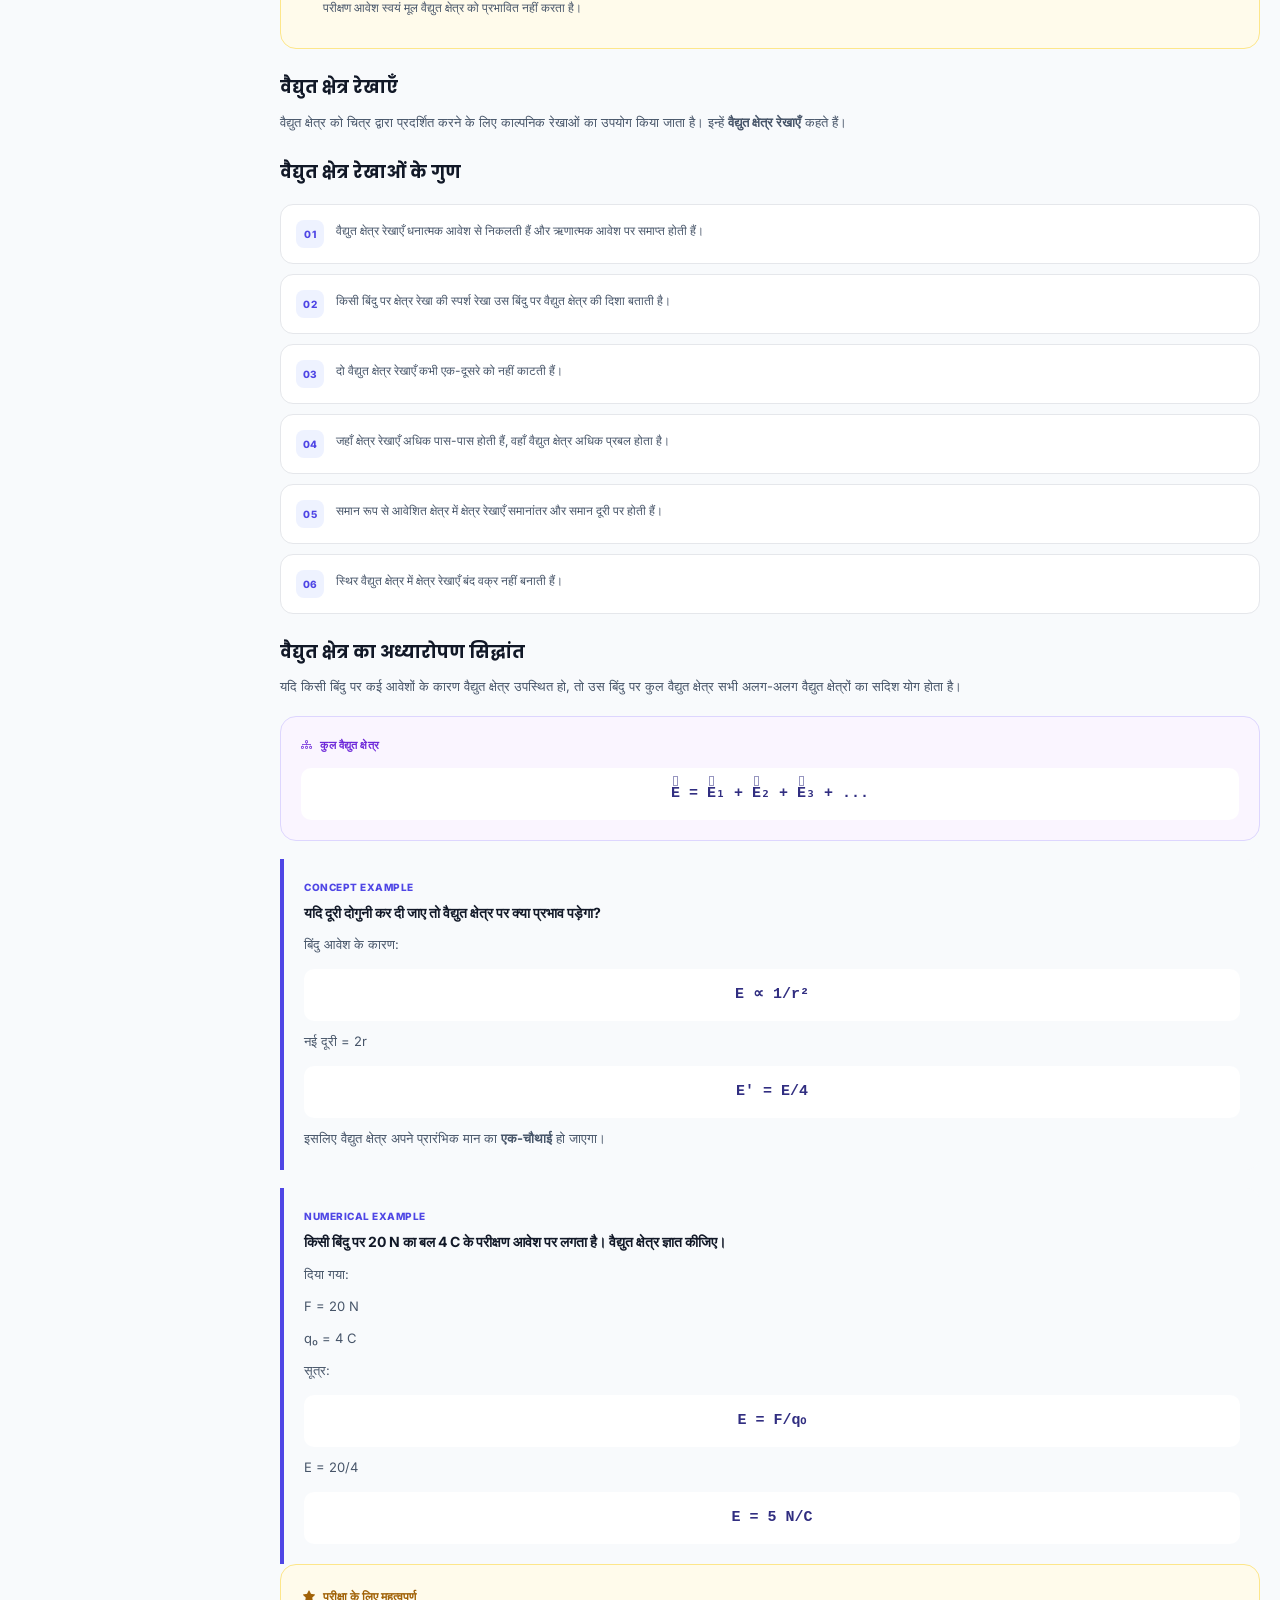
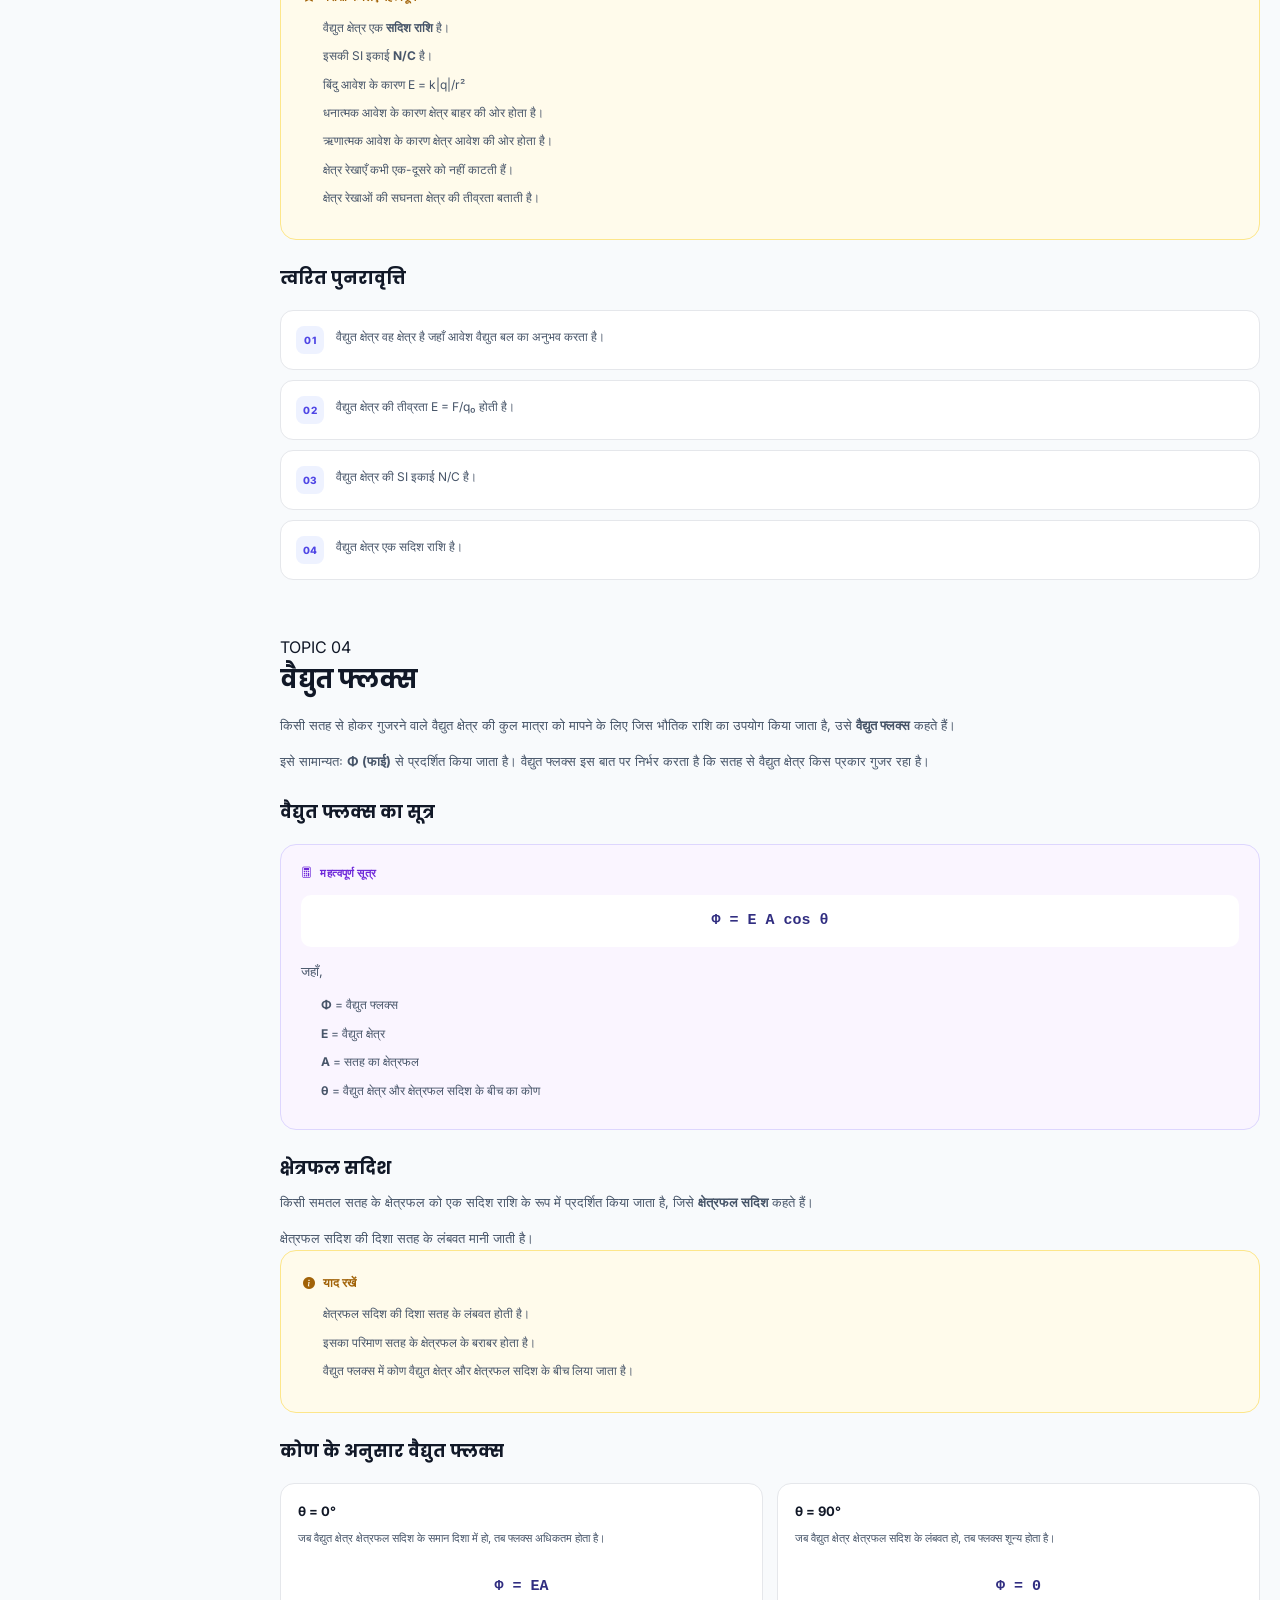
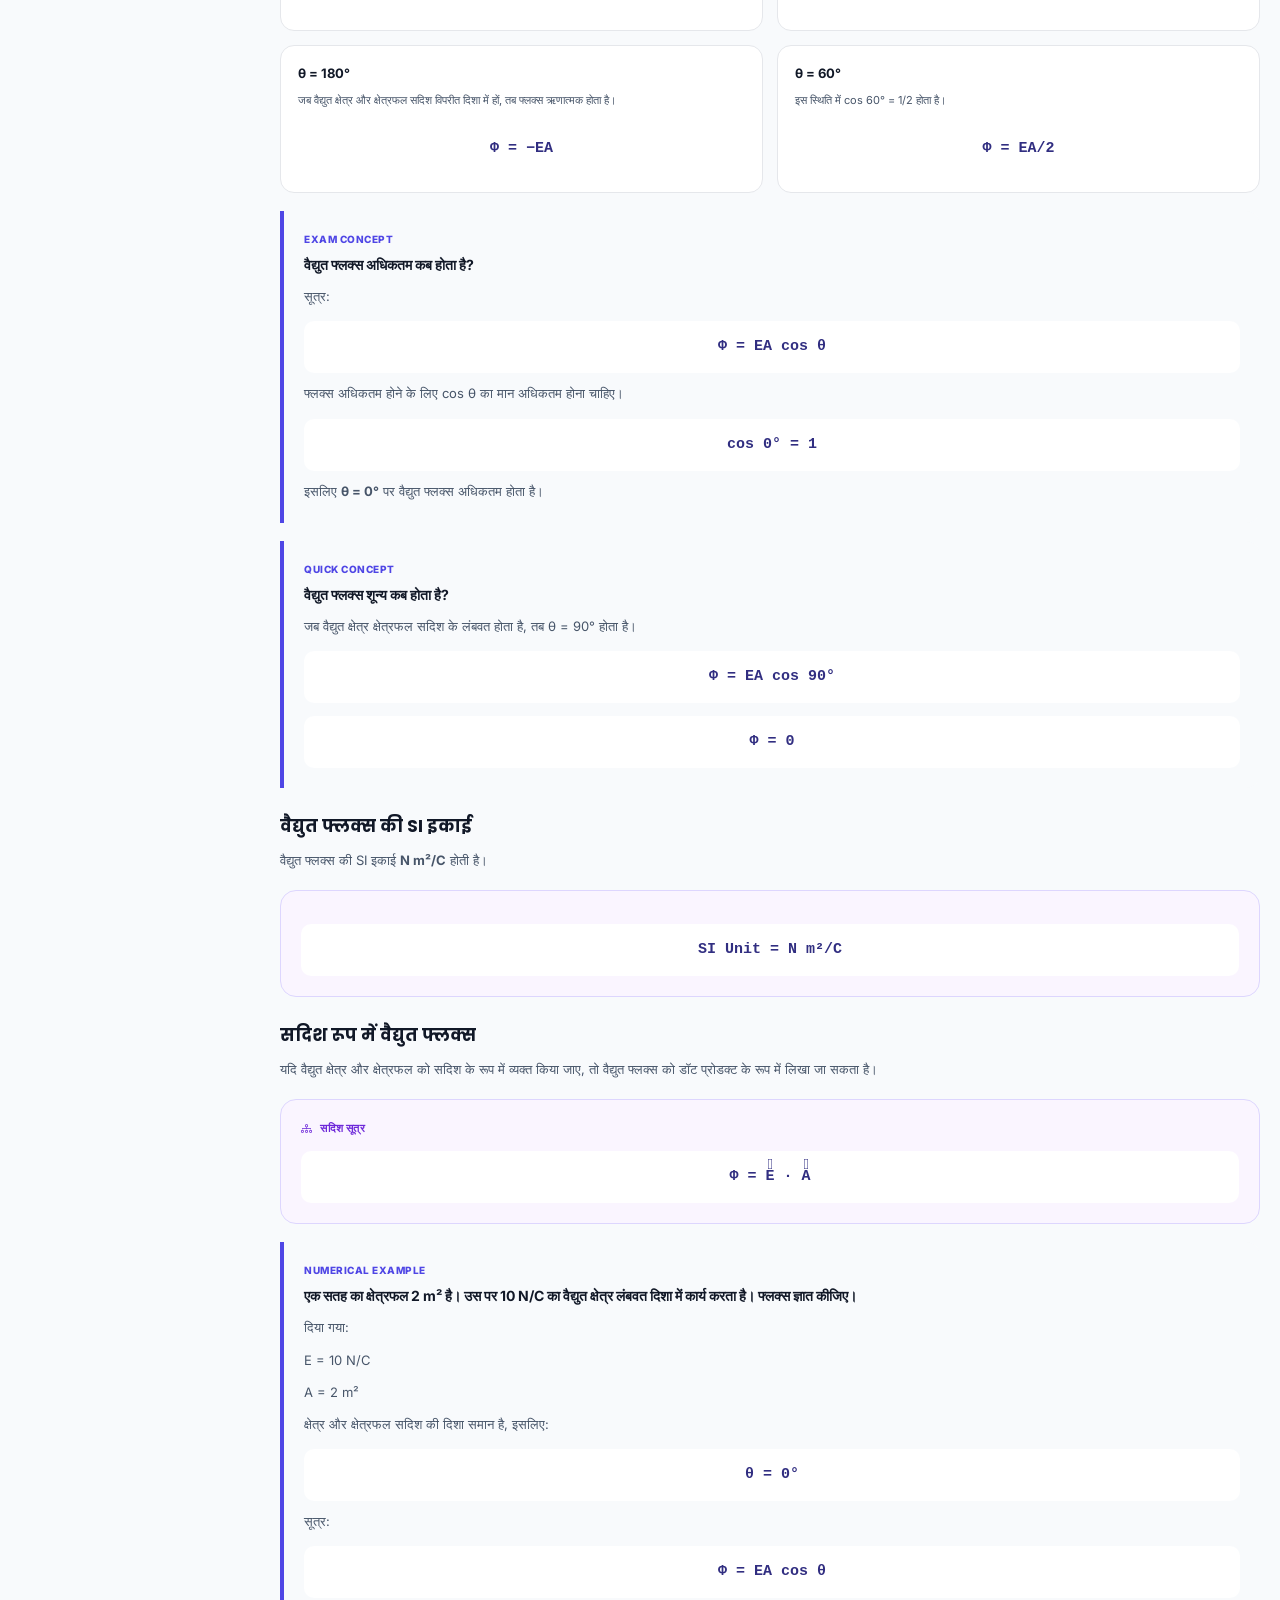
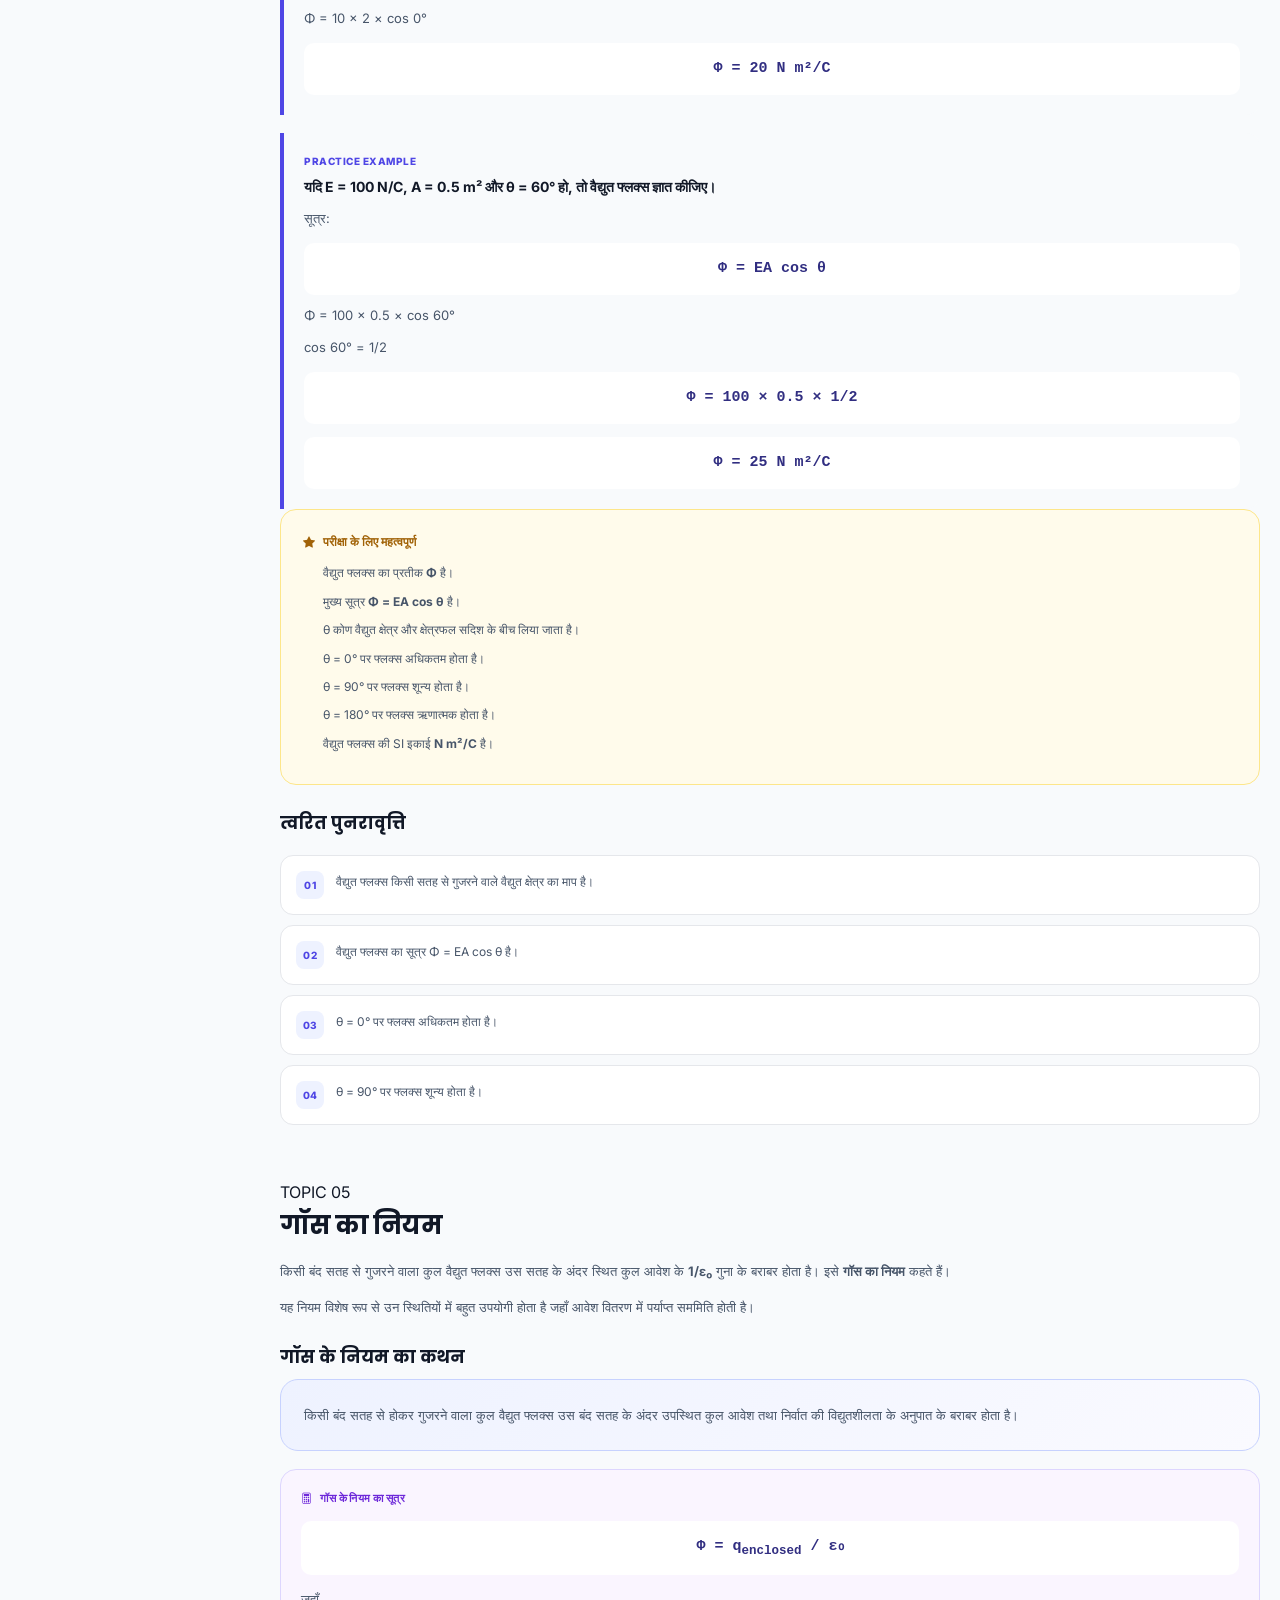
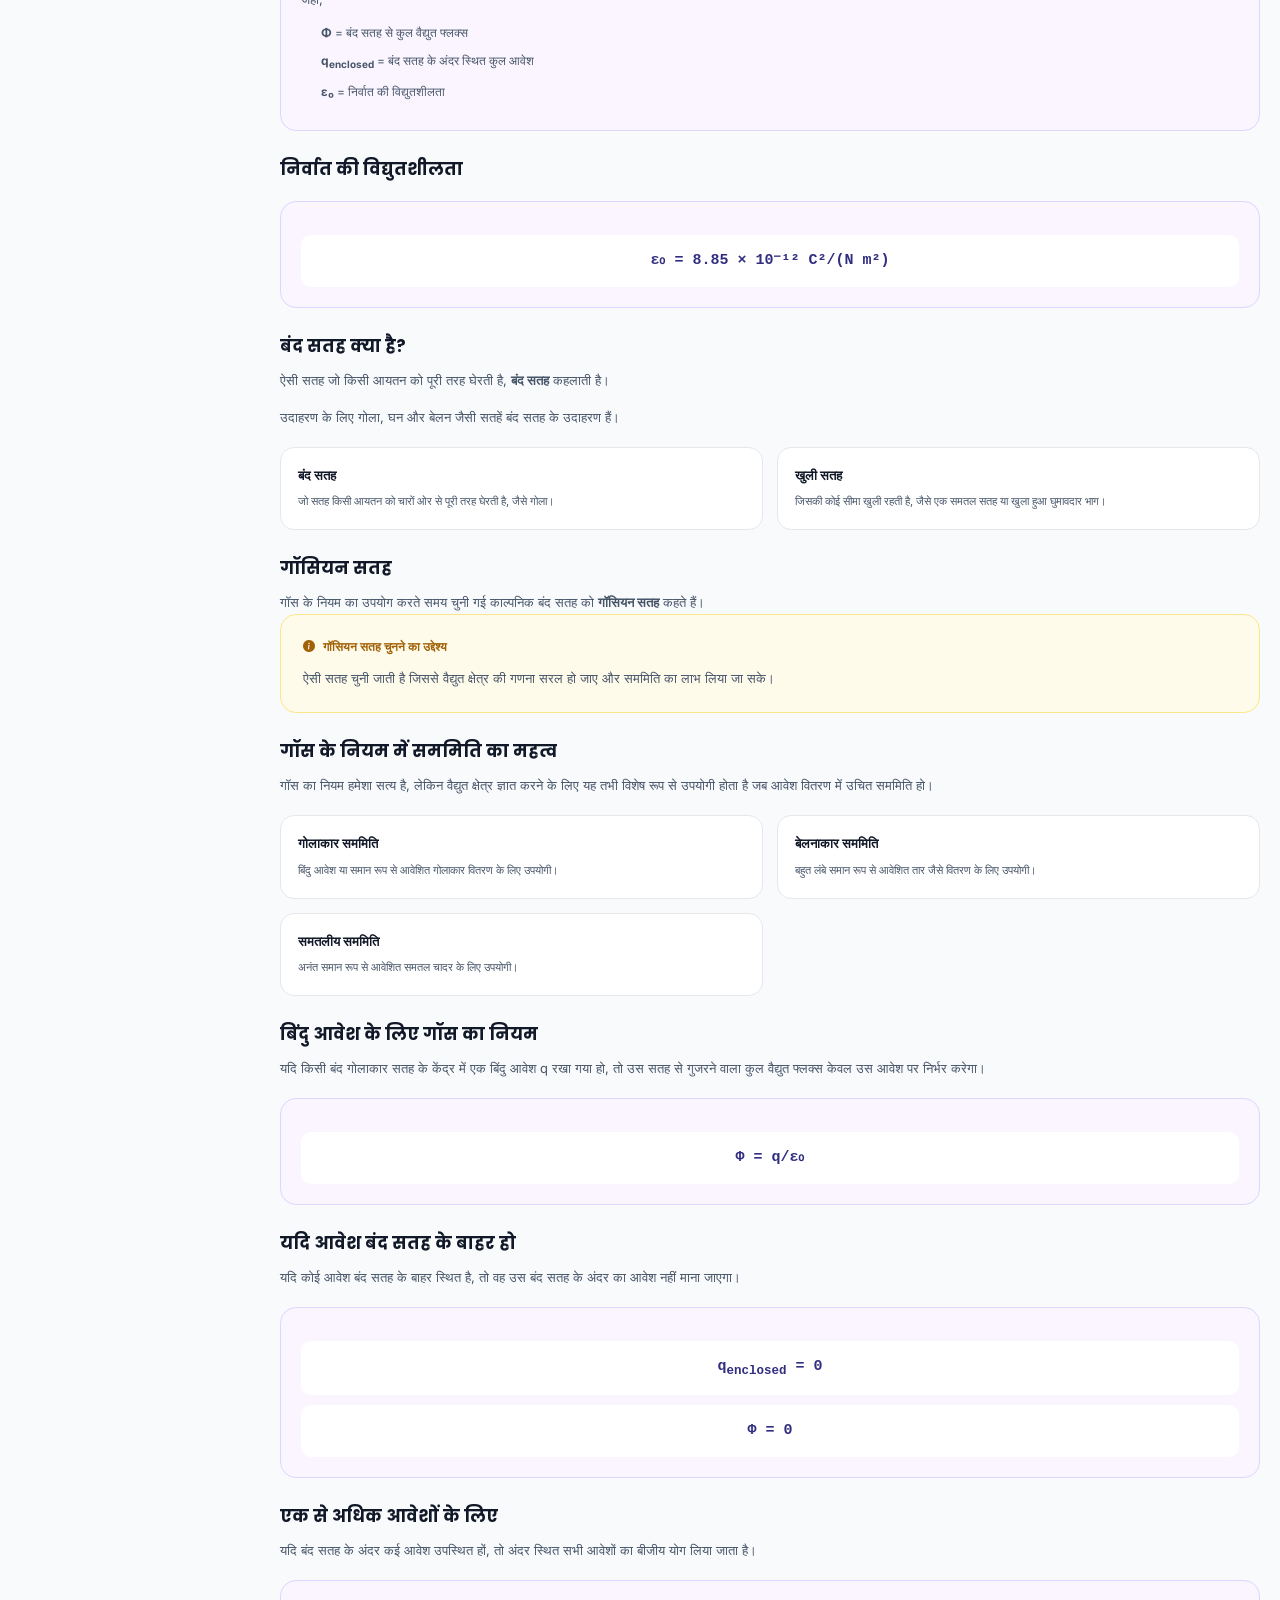
<file: class 12/science/physics/chapters/electric-charges-and-fields.html>
<!DOCTYPE html>
<html lang="en">

<head>

    <meta charset="UTF-8">

    <meta name="viewport" content="width=device-width, initial-scale=1.0">

    <meta name="description"
        content="Class 12 Physics Chapter 1 - Electric Charges and Fields. Complete notes, concepts, formulas, examples, important questions and quiz.">

    <title>Electric Charges and Fields | Bihar Learners</title>


    <!-- =====================================================
         FONTS
    ====================================================== -->

    <link rel="preconnect" href="https://fonts.googleapis.com">

    <link rel="preconnect" href="https://fonts.gstatic.com" crossorigin>

    <link
        href="https://fonts.googleapis.com/css2?family=Inter:wght@400;500;600;700;800&family=Poppins:wght@500;600;700;800&display=swap"
        rel="stylesheet">


    <!-- =====================================================
         BOOTSTRAP ICONS
    ====================================================== -->

    <link rel="stylesheet" href="https://cdn.jsdelivr.net/npm/bootstrap-icons@1.11.3/font/bootstrap-icons.min.css">


    <!-- =====================================================
         CSS
    ====================================================== -->

    <link rel="stylesheet" href="../../../../css/style.css">


    <link rel="stylesheet" href="../../../../css/components.css">

    <link rel="stylesheet" href="../../../../css/responsive.css">
    <link rel="stylesheet" href="../../../../css/chapter.css">

    <!-- =====================================================
         CHAPTER PAGE CSS
    ====================================================== -->

    <style>
        .quiz-top {
            display: flex;
            align-items: center;
            justify-content: space-between;
            gap: 15px;
        }

        .quiz-progress-text {
            color: #64748b;
            font-size: 11px;
            font-weight: 700;
        }

        .quiz-progress {
            height: 6px;
            margin-top: 14px;
            overflow: hidden;
            border-radius: 50px;
            background: #e2e8f0;
        }

        .quiz-progress-bar {
            height: 100%;
            border-radius: 50px;
            background: linear-gradient(90deg,
                    #4f46e5,
                    #7c3aed);
            transition: width .3s ease;
        }

        .quiz-options {
            display: grid;
            gap: 10px;
            margin-top: 20px;
        }

        .quiz-option {
            width: 100%;
            display: flex;
            align-items: center;
            gap: 12px;
            padding: 13px;
            border: 1px solid var(--border);
            border-radius: 12px;
            color: #334155;
            background: white;
            text-align: left;
            cursor: pointer;
            transition: .2s ease;
        }

        .quiz-option:hover:not(:disabled) {
            border-color: #818cf8;
            background: #f8faff;
            transform: translateY(-1px);
        }

        .quiz-option:disabled {
            cursor: default;
        }

        .quiz-option-letter {
            width: 30px;
            height: 30px;
            display: grid;
            place-items: center;
            flex-shrink: 0;
            border-radius: 8px;
            background: #eef2ff;
            color: #4f46e5;
            font-size: 11px;
            font-weight: 800;
        }

        .quiz-option.correct {
            border-color: #22c55e;
            background: #f0fdf4;
        }

        .quiz-option.correct .quiz-option-letter {
            background: #22c55e;
            color: white;
        }

        .quiz-option.wrong {
            border-color: #ef4444;
            background: #fef2f2;
        }

        .quiz-option.wrong .quiz-option-letter {
            background: #ef4444;
            color: white;
        }

        .quiz-feedback {
            display: flex;
            align-items: center;
            gap: 8px;
            margin-top: 15px;
            padding: 11px 13px;
            border-radius: 10px;
            font-size: 11px;
            font-weight: 600;
        }

        .quiz-feedback.success {
            color: #166534;
            background: #f0fdf4;
        }

        .quiz-feedback.error {
            color: #b91c1c;
            background: #fef2f2;
        }

        .quiz-next {
            display: inline-flex;
            align-items: center;
            gap: 8px;
            margin-top: 18px;
            padding: 11px 16px;
            border: 0;
            border-radius: 10px;
            color: white;
            background: #4f46e5;
            font-size: 11px;
            font-weight: 700;
            cursor: pointer;
        }

        .quiz-next:hover {
            background: #4338ca;
        }

        .quiz-result {
            padding: 25px 10px;
            text-align: center;
        }

        .result-icon {
            width: 70px;
            height: 70px;
            display: grid;
            place-items: center;
            margin: 0 auto 18px;
            border-radius: 50%;
            color: #f59e0b;
            background: #fef3c7;
            font-size: 30px;
        }

        .result-score {
            margin-top: 18px;
            color: #4f46e5;
            font-family: "Poppins", sans-serif;
            font-size: 52px;
            font-weight: 800;
            line-height: 1;
        }

        .result-score span {
            color: #94a3b8;
            font-size: 24px;
        }

        .result-percentage {
            margin-top: 10px;
            color: #475569;
            font-weight: 700;
        }

        .result-message {
            max-width: 450px;
            margin: 10px auto 20px;
            color: #64748b;
            font-size: 12px;
        }

        /* =================================================
           CHAPTER HERO
        ================================================= */

        .chapter-hero {

            padding:
                55px 0 45px;

            background:
                linear-gradient(135deg,
                    #eef2ff,
                    #ffffff 55%,
                    #f5f3ff);

            border-bottom:
                1px solid var(--border);

        }


        .chapter-hero-grid {

            display: grid;

            grid-template-columns:
                minmax(0, 1fr) 300px;

            gap: 35px;

            align-items: center;

        }


        .chapter-label {

            display: inline-flex;

            align-items: center;

            gap: 7px;

            padding:
                7px 11px;

            border-radius: 50px;

            color: #4338ca;

            background: #e0e7ff;

            font-size: 10px;

            font-weight: 800;

        }


        .chapter-hero h1 {

            margin-top: 17px;

            font-family: "Poppins", sans-serif;

            font-size:
                clamp(32px, 5vw, 48px);

            line-height: 1.15;

            letter-spacing: -1.5px;

        }


        .chapter-hero h1 span {

            color: var(--primary);

        }


        .chapter-hero-description {

            max-width: 720px;

            margin-top: 14px;

            color: var(--text-muted);

            font-size: 13px;

            line-height: 1.8;

        }


        .chapter-meta {

            display: flex;

            flex-wrap: wrap;

            gap: 8px;

            margin-top: 20px;

        }


        .chapter-meta span {

            display: inline-flex;

            align-items: center;

            gap: 6px;

            padding:
                7px 10px;

            border:
                1px solid var(--border);

            border-radius: 8px;

            color: var(--text-muted);

            background: white;

            font-size: 10px;

            font-weight: 600;

        }


        /* =================================================
           CHAPTER VISUAL
        ================================================= */

        .chapter-visual {

            position: relative;

            min-height: 230px;

            display: grid;

            place-items: center;

        }


        .electric-orb {

            width: 190px;

            height: 190px;

            display: grid;

            place-items: center;

            border:
                1px solid #c7d2fe;

            border-radius: 50%;

            background:
                radial-gradient(circle,
                    #ffffff,
                    #eef2ff);

            box-shadow:
                0 25px 60px rgba(79, 70, 229, .15);

        }


        .electric-orb-inner {

            width: 105px;

            height: 105px;

            display: grid;

            place-items: center;

            border-radius: 50%;

            color: white;

            background:
                linear-gradient(135deg,
                    #4f46e5,
                    #7c3aed);

            box-shadow:
                0 15px 35px rgba(79, 70, 229, .30);

            font-size: 42px;

            animation:
                electricPulse 2s ease-in-out infinite;

        }


        @keyframes electricPulse {

            0%,
            100% {

                transform: scale(1);

            }

            50% {

                transform: scale(1.08);

            }

        }


        .electric-dot {

            position: absolute;

            width: 10px;

            height: 10px;

            border-radius: 50%;

            background: #6366f1;

            box-shadow:
                0 0 18px rgba(99, 102, 241, .7);

        }


        .electric-dot.one {

            top: 25px;

            right: 55px;

        }


        .electric-dot.two {

            bottom: 35px;

            left: 55px;

        }


        .electric-dot.three {

            top: 75px;

            left: 25px;

        }


        /* =================================================
           LEARNING LAYOUT
        ================================================= */

        .learning-layout {

            display: grid;

            grid-template-columns:
                230px minmax(0, 1fr);

            gap: 30px;

            align-items: start;

        }


        .chapter-sidebar {

            position: sticky;

            top: 90px;

        }


        .chapter-menu {

            padding: 8px;

            border:
                1px solid var(--border);

            border-radius: 15px;

            background: white;

        }


        .chapter-menu a {

            display: flex;

            align-items: center;

            gap: 9px;

            padding:
                10px 11px;

            border-radius: 9px;

            color: var(--text-muted);

            font-size: 10px;

            font-weight: 600;

            transition: var(--transition);

        }


        .chapter-menu a:hover {

            color: var(--primary);

            background: #eef2ff;

        }


        .chapter-menu a.active {

            color: var(--primary);

            background: #eef2ff;

            font-weight: 800;

        }


        /* =================================================
           LESSON CONTENT
        ================================================= */

        .lesson-content {

            min-width: 0;

        }


        .lesson-section {

            scroll-margin-top: 95px;

            margin-bottom: 55px;

        }


        .lesson-section:last-child {

            margin-bottom: 0;

        }


        .lesson-section h2 {

            margin-bottom: 13px;

            font-family: "Poppins", sans-serif;

            font-size: 25px;

            letter-spacing: -.5px;

        }


        .lesson-section h3 {

            margin-top: 25px;

            margin-bottom: 8px;

            font-family: "Poppins", sans-serif;

            font-size: 17px;

        }


        .lesson-section p {

            color: #475569;

            font-size: 13px;

            line-height: 1.85;

        }


        .lesson-section ul {

            padding-left: 20px;

            margin-top: 12px;

        }


        .lesson-section li {

            margin-bottom: 8px;

            color: #475569;

            font-size: 12px;

            line-height: 1.7;

        }


        /* =================================================
           INTRO CARD
        ================================================= */

        .intro-card {

            padding: 23px;

            border:
                1px solid #c7d2fe;

            border-radius: 18px;

            background:
                linear-gradient(135deg,
                    #eef2ff,
                    #fafaff);

        }


        .intro-card strong {

            color: #3730a3;

        }


        /* =================================================
           FORMULA CARD
        ================================================= */

        .formula-card {

            margin-top: 18px;

            padding: 20px;

            border:
                1px solid #ddd6fe;

            border-radius: 16px;

            background: #faf5ff;

        }


        .formula-title {

            display: flex;

            align-items: center;

            gap: 8px;

            color: #6d28d9;

            font-size: 11px;

            font-weight: 800;

            letter-spacing: .4px;

        }


        .formula {

            margin-top: 13px;

            padding: 14px;

            overflow-x: auto;

            border-radius: 10px;

            color: #312e81;

            background: white;

            font-family: "Courier New", monospace;

            font-size: 15px;

            font-weight: 700;

            text-align: center;

        }


        /* =================================================
           EXAMPLE CARD
        ================================================= */

        .example-card {

            margin-top: 18px;

            padding: 20px;

            border-left:
                4px solid var(--primary);

            border-radius: 0 14px 14px 0;

            background: #f8fafc;

        }


        .example-label {

            color: var(--primary);

            font-size: 10px;

            font-weight: 800;

            letter-spacing: .5px;

        }


        .example-card h4 {

            margin-top: 7px;

            font-size: 14px;

        }


        .example-card p {

            margin-top: 8px;

        }


        /* =================================================
           IMPORTANT POINTS
        ================================================= */

        .important-box {

            padding: 22px;

            border:
                1px solid #fde68a;

            border-radius: 16px;

            background: #fffbeb;

        }


        .important-box-title {

            display: flex;

            align-items: center;

            gap: 8px;

            color: #a16207;

            font-size: 12px;

            font-weight: 800;

        }


        /* =================================================
           DEFINITION
        ================================================= */

        .definition-grid {

            display: grid;

            grid-template-columns:
                repeat(2, minmax(0, 1fr));

            gap: 14px;

            margin-top: 18px;

        }


        .definition-card {

            padding: 17px;

            border:
                1px solid var(--border);

            border-radius: 14px;

            background: white;

        }


        .definition-card h4 {

            font-size: 13px;

        }


        .definition-card p {

            margin-top: 6px;

            font-size: 11px;

        }


        /* =================================================
           QUESTION LIST
        ================================================= */

        .question-list {

            display: grid;

            gap: 10px;

            margin-top: 18px;

        }


        .question-item {

            display: flex;

            gap: 12px;

            padding: 15px;

            border:
                1px solid var(--border);

            border-radius: 13px;

            background: white;

        }


        .question-number {

            width: 28px;

            height: 28px;

            display: grid;

            place-items: center;

            flex-shrink: 0;

            border-radius: 8px;

            color: var(--primary);

            background: #eef2ff;

            font-size: 10px;

            font-weight: 800;

        }


        .question-item p {

            font-size: 12px;

        }


        /* =================================================
           ACTION BOX
        ================================================= */

        .action-box {

            display: flex;

            align-items: center;

            justify-content: space-between;

            gap: 20px;

            padding: 25px;

            border-radius: 18px;

            color: white;

            background:
                linear-gradient(135deg,
                    #3730a3,
                    #6366f1);

            box-shadow:
                0 18px 40px rgba(79, 70, 229, .18);

        }


        .action-box h3 {

            margin: 0;

            color: white;

            font-size: 18px;

        }


        .action-box p {

            margin-top: 5px;

            color: rgba(255, 255, 255, .75);

            font-size: 11px;

        }


        .action-box .btn {

            flex-shrink: 0;

            color: #3730a3;

            background: white;

            border-color: white;

        }


        /* =================================================
           RESPONSIVE
        ================================================= */

        @media (max-width: 900px) {

            .chapter-hero-grid {

                grid-template-columns: 1fr;

            }


            .chapter-visual {

                display: none;

            }


            .learning-layout {

                grid-template-columns: 1fr;

            }


            .chapter-sidebar {

                position: static;

            }


            .chapter-menu {

                display: flex;

                overflow-x: auto;

                gap: 4px;

            }


            .chapter-menu a {

                flex-shrink: 0;

            }

        }


        @media (max-width: 600px) {

            .chapter-hero {

                padding:
                    40px 0 35px;

            }


            .chapter-hero h1 {

                font-size: 32px;

            }


            .definition-grid {

                grid-template-columns: 1fr;

            }


            .action-box {

                flex-direction: column;

                align-items: flex-start;

            }


            .action-box .btn {

                width: 100%;

            }

        }
    </style>

</head>


<body>


    <!-- =====================================================
     HEADER
====================================================== -->

    <header class="site-header">

        <div class="container nav-container">


            <a href="../../../index.html" class="brand">

                <span class="brand-icon">

                    <i class="bi bi-mortarboard-fill"></i>

                </span>

                <span>
                    Bihar<span>Learners</span>
                </span>

            </a>


            <button class="menu-toggle" id="menuToggle" type="button" aria-label="Open navigation"
                aria-expanded="false">

                <i class="bi bi-list"></i>

            </button>


            <nav class="main-nav" id="mainNav">

                <a href="../../../../index.html" class="nav-link">
                    Home
                </a>

                <a href="../../../index.html" class="nav-link">
                    Class 12
                </a>

                <a href="../index.html" class="nav-link active">
                    Physics
                </a>

                <a href="#quiz" class="nav-link">
                    Quiz
                </a>

            </nav>

        </div>

    </header>



    <!-- =====================================================
     CHAPTER HERO
====================================================== -->

    <section class="chapter-hero">

        <div class="container chapter-hero-grid">


            <div>

                <div class="breadcrumb">

                    <a href="../../../../index.html">
                        Home
                    </a>

                    <i class="bi bi-chevron-right"></i>

                    <a href="../../../index.html">
                        Class 12
                    </a>

                    <i class="bi bi-chevron-right"></i>

                    <a href="../index.html">
                        Physics
                    </a>

                    <i class="bi bi-chevron-right"></i>

                    <span class="current">
                        Chapter 1
                    </span>

                </div>


                <div class="chapter-label" style="margin-top:18px;">

                    <i class="bi bi-lightning-charge-fill"></i>

                    CHAPTER 01

                </div>


                <h1>
                    वैद्युत आवेश
                    <span>
                        तथा क्षेत्र
                    </span>
                </h1>


                <p class="chapter-hero-description">

                    इस अध्याय में हम वैद्युत आवेश, कूलॉम के नियम,
                    वैद्युत क्षेत्र, वैद्युत क्षेत्र रेखाएँ, वैद्युत फ्लक्स
                    तथा गॉस के नियम को आसान भाषा में समझेंगे।
                    साथ ही महत्वपूर्ण सूत्र, उदाहरण और बोर्ड परीक्षा
                    के लिए उपयोगी प्रश्नों का अभ्यास करेंगे।

                </p>


                <div class="chapter-meta">

                    <span>
                        <i class="bi bi-book"></i>
                        कॉन्सेप्ट नोट्स
                    </span>

                    <span>
                        <i class="bi bi-calculator"></i>
                        महत्वपूर्ण सूत्र
                    </span>

                    <span>
                        <i class="bi bi-patch-question"></i>
                        अध्याय क्विज़
                    </span>

                    <span>
                        <i class="bi bi-trophy"></i>
                        परीक्षा अभ्यास
                    </span>

                </div>

            </div>


            <div class="chapter-visual">

                <div class="electric-orb">

                    <div class="electric-orb-inner">

                        <i class="bi bi-lightning-charge-fill"></i>

                    </div>

                </div>

                <span class="electric-dot one"></span>

                <span class="electric-dot two"></span>

                <span class="electric-dot three"></span>

            </div>

        </div>

    </section>



    <!-- =====================================================
     LEARNING CONTENT
====================================================== -->

    <section class="page-content">

        <div class="container">

            <div class="learning-layout">


                <!-- =================================================
                 SIDEBAR
            ================================================== -->

                <aside class="chapter-sidebar">

                    <div class="chapter-menu">

                        <a href="#overview" class="active">
                            <i class="bi bi-house"></i>
                            अध्याय परिचय
                        </a>

                        <a href="#electric-charge">
                            <i class="bi bi-circle"></i>
                            वैद्युत आवेश
                        </a>

                        <a href="#coulomb-law">
                            <i class="bi bi-lightning"></i>
                            कूलॉम का नियम
                        </a>

                        <a href="#electric-field">
                            <i class="bi bi-broadcast"></i>
                            वैद्युत क्षेत्र
                        </a>

                        <a href="#electric-flux">
                            <i class="bi bi-box"></i>
                            वैद्युत फ्लक्स
                        </a>

                        <a href="#gauss-law">
                            <i class="bi bi-diagram-3"></i>
                            गॉस का नियम
                        </a>

                        <a href="#important">
                            <i class="bi bi-star"></i>
                            महत्वपूर्ण बिंदु
                        </a>

                        <a href="#questions">
                            <i class="bi bi-question-circle"></i>
                            महत्वपूर्ण प्रश्न
                        </a>

                        <a href="#quiz">
                            <i class="bi bi-patch-question"></i>
                            अध्याय क्विज़
                        </a>

                    </div>

                </aside>



                <!-- =================================================
                 MAIN LESSON
            ================================================== -->

                <article class="lesson-content">


                    <!-- =================================================
                     OVERVIEW
                ================================================== -->

                    <section id="overview" class="lesson-section">

                        <span class="eyebrow">
                            START HERE
                        </span>

                        <h2>
                            Chapter Overview
                        </h2>


                        <div class="intro-card">

                            <p>

                                <strong>
                                    Electric Charges and Fields
                                </strong>
                                is the foundation of electrostatics.
                                In this chapter, we study electric
                                charge and the effect produced by
                                charges around them.

                            </p>


                            <p style="margin-top:12px;">

                                The main ideas are:

                            </p>


                            <ul>

                                <li>
                                    Electric charge and its properties
                                </li>

                                <li>
                                    Force between electric charges
                                </li>

                                <li>
                                    Electric field and electric field lines
                                </li>

                                <li>
                                    Electric flux
                                </li>

                                <li>
                                    Gauss's law and its applications
                                </li>

                            </ul>

                        </div>

                    </section>



                    <!-- =================================================
                     ELECTRIC CHARGE
                ================================================== -->

                    <section id="electric-charge" class="lesson-section">

                        <span class="eyebrow">
                            TOPIC 01
                        </span>

                        <h2>
                            वैद्युत आवेश
                        </h2>

                        <p>
                            पदार्थ का वह भौतिक गुण जिसके कारण वह किसी दूसरे
                            आवेशित पदार्थ को आकर्षित या प्रतिकर्षित करता है,
                            <strong>वैद्युत आवेश</strong> कहलाता है।
                        </p>

                        <p style="margin-top:12px;">
                            वैद्युत आवेश मुख्य रूप से इलेक्ट्रॉनों और प्रोटॉनों
                            से संबंधित होता है। इलेक्ट्रॉन पर ऋणात्मक आवेश तथा
                            प्रोटॉन पर धनात्मक आवेश होता है।
                        </p>


                        <!-- TYPES OF CHARGE -->

                        <h3>
                            वैद्युत आवेश के प्रकार
                        </h3>

                        <div class="definition-grid">

                            <div class="definition-card">

                                <h4>
                                    धनात्मक आवेश (+)
                                </h4>

                                <p>
                                    जब किसी वस्तु में इलेक्ट्रॉनों की कमी हो जाती है,
                                    तो वह वस्तु धनात्मक रूप से आवेशित कहलाती है।
                                </p>

                            </div>


                            <div class="definition-card">

                                <h4>
                                    ऋणात्मक आवेश (−)
                                </h4>

                                <p>
                                    जब किसी वस्तु में इलेक्ट्रॉनों की अधिकता हो जाती है,
                                    तो वह वस्तु ऋणात्मक रूप से आवेशित कहलाती है।
                                </p>

                            </div>

                        </div>


                        <!-- BASIC RULE -->

                        <h3>
                            आवेशों के बीच आकर्षण और प्रतिकर्षण
                        </h3>

                        <p>
                            दो समान प्रकार के आवेश एक-दूसरे को प्रतिकर्षित करते हैं,
                            जबकि दो विपरीत प्रकार के आवेश एक-दूसरे को आकर्षित करते हैं।
                        </p>

                        <div class="formula-card">

                            <div class="formula-title">

                                <i class="bi bi-lightning-charge"></i>

                                याद रखने का आसान तरीका

                            </div>

                            <div class="formula">

                                समान आवेश → प्रतिकर्षण &nbsp;&nbsp; | &nbsp;&nbsp;
                                असमान आवेश → आकर्षण

                            </div>

                        </div>


                        <!-- PROPERTIES -->

                        <h3>
                            वैद्युत आवेश के प्रमुख गुण
                        </h3>

                        <div class="definition-grid">

                            <div class="definition-card">

                                <h4>
                                    1. आवेश का संरक्षण
                                </h4>

                                <p>
                                    किसी पृथक निकाय में कुल वैद्युत आवेश न तो उत्पन्न
                                    किया जा सकता है और न ही नष्ट किया जा सकता है।
                                    यह केवल एक वस्तु से दूसरी वस्तु में स्थानांतरित
                                    हो सकता है।
                                </p>

                            </div>


                            <div class="definition-card">

                                <h4>
                                    2. आवेश का क्वांटीकरण
                                </h4>

                                <p>
                                    किसी वस्तु पर आवेश हमेशा मूल आवेश के पूर्णांक
                                    गुणज के रूप में पाया जाता है।
                                </p>

                            </div>


                            <div class="definition-card">

                                <h4>
                                    3. आवेश योगात्मक होता है
                                </h4>

                                <p>
                                    किसी निकाय का कुल आवेश उसके सभी अलग-अलग
                                    आवेशों के बीजीय योग के बराबर होता है।
                                </p>

                            </div>


                            <div class="definition-card">

                                <h4>
                                    4. आवेश एक अदिश राशि है
                                </h4>

                                <p>
                                    वैद्युत आवेश का केवल परिमाण होता है,
                                    इसकी कोई दिशा नहीं होती।
                                </p>

                            </div>

                        </div>


                        <!-- QUANTISATION -->

                        <h3>
                            आवेश का क्वांटीकरण
                        </h3>

                        <p>
                            किसी वस्तु पर उपस्थित कुल आवेश को निम्न सूत्र से
                            व्यक्त किया जा सकता है:
                        </p>

                        <div class="formula-card">

                            <div class="formula-title">

                                <i class="bi bi-calculator"></i>

                                महत्वपूर्ण सूत्र

                            </div>

                            <div class="formula">

                                q = ne

                            </div>

                            <p style="margin-top:12px;">

                                जहाँ,

                                <strong>q</strong> = वस्तु पर कुल आवेश,

                                <strong>n</strong> = इलेक्ट्रॉनों की संख्या तथा

                                <strong>e</strong> = मूल आवेश।

                            </p>

                            <p style="margin-top:8px;">

                                मूल आवेश का मान:

                                <strong>
                                    e = 1.6 × 10⁻¹⁹ C
                                </strong>

                            </p>

                        </div>


                        <!-- SI UNIT -->

                        <h3>
                            वैद्युत आवेश की SI इकाई
                        </h3>

                        <p>
                            वैद्युत आवेश की SI इकाई <strong>कूलॉम (C)</strong> है।
                        </p>

                        <div class="important-box">

                            <div class="important-box-title">

                                <i class="bi bi-star-fill"></i>

                                परीक्षा के लिए महत्वपूर्ण

                            </div>

                            <ul>

                                <li>
                                    वैद्युत आवेश की SI इकाई — <strong>कूलॉम (C)</strong>
                                </li>

                                <li>
                                    इलेक्ट्रॉन का आवेश — <strong>−1.6 × 10⁻¹⁹ C</strong>
                                </li>

                                <li>
                                    प्रोटॉन का आवेश — <strong>+1.6 × 10⁻¹⁹ C</strong>
                                </li>

                                <li>
                                    समान आवेशों में — <strong>प्रतिकर्षण</strong>
                                </li>

                                <li>
                                    विपरीत आवेशों में — <strong>आकर्षण</strong>
                                </li>

                                <li>
                                    आवेश एक <strong>अदिश राशि</strong> है।
                                </li>

                            </ul>

                        </div>


                        <!-- EXAMPLE -->

                        <div class="example-card">

                            <div class="example-label">
                                उदाहरण
                            </div>

                            <h4>
                                किसी वस्तु पर 5 इलेक्ट्रॉन अधिक हैं। उसका कुल आवेश कितना होगा?
                            </h4>

                            <p>
                                एक इलेक्ट्रॉन का आवेश = −1.6 × 10⁻¹⁹ C
                            </p>

                            <p>
                                इलेक्ट्रॉनों की संख्या = 5
                            </p>

                            <div class="formula">
                                q = ne
                            </div>

                            <p>
                                q = 5 × (−1.6 × 10⁻¹⁹)
                            </p>

                            <p>
                                <strong>
                                    q = −8 × 10⁻¹⁹ C
                                </strong>
                            </p>

                            <p>
                                ऋणात्मक चिन्ह बताता है कि वस्तु पर इलेक्ट्रॉनों
                                की अधिकता है।
                            </p>

                        </div>


                        <!-- QUICK REVISION -->

                        <h3>
                            त्वरित पुनरावृत्ति
                        </h3>

                        <div class="question-list">

                            <div class="question-item">

                                <span class="question-number">
                                    01
                                </span>

                                <p>
                                    समान आवेश एक-दूसरे को प्रतिकर्षित करते हैं।
                                </p>

                            </div>


                            <div class="question-item">

                                <span class="question-number">
                                    02
                                </span>

                                <p>
                                    विपरीत आवेश एक-दूसरे को आकर्षित करते हैं।
                                </p>

                            </div>


                            <div class="question-item">

                                <span class="question-number">
                                    03
                                </span>

                                <p>
                                    आवेश का संरक्षण होता है।
                                </p>

                            </div>


                            <div class="question-item">

                                <span class="question-number">
                                    04
                                </span>

                                <p>
                                    आवेश का क्वांटीकरण q = ne द्वारा व्यक्त किया जाता है।
                                </p>

                            </div>

                        </div>

                    </section>



                    <!-- =================================================
                     COULOMB LAW
                ================================================== -->

                    <section id="coulomb-law" class="lesson-section">

                        <span class="eyebrow">
                            TOPIC 02
                        </span>

                        <h2>
                            कूलॉम का नियम
                        </h2>

                        <p>
                            दो स्थिर बिंदु आवेशों के बीच लगने वाले वैद्युत
                            बल का अध्ययन <strong>कूलॉम के नियम</strong> द्वारा
                            किया जाता है। यह बल दोनों आवेशों के परिमाण के
                            गुणनफल के समानुपाती तथा उनके बीच की दूरी के
                            वर्ग के व्युत्क्रमानुपाती होता है।
                        </p>


                        <!-- LAW -->

                        <h3>
                            कूलॉम का नियम — कथन
                        </h3>

                        <div class="intro-card">

                            <p>
                                दो स्थिर बिंदु आवेशों के बीच वैद्युत बल का
                                परिमाण उनके आवेशों के गुणनफल के समानुपाती
                                तथा उनके बीच की दूरी के वर्ग के व्युत्क्रमानुपाती
                                होता है।
                            </p>

                        </div>


                        <!-- FORMULA -->

                        <div class="formula-card">

                            <div class="formula-title">

                                <i class="bi bi-calculator"></i>

                                कूलॉम के नियम का सूत्र

                            </div>

                            <div class="formula">

                                F = k |q₁q₂| / r²

                            </div>

                            <p style="margin-top:12px;">

                                जहाँ,

                            </p>

                            <ul>

                                <li>
                                    <strong>F</strong> = वैद्युत बल
                                </li>

                                <li>
                                    <strong>q₁ और q₂</strong> = दोनों बिंदु आवेश
                                </li>

                                <li>
                                    <strong>r</strong> = दोनों आवेशों के बीच की दूरी
                                </li>

                                <li>
                                    <strong>k</strong> = आनुपातिकता नियतांक
                                </li>

                            </ul>

                        </div>


                        <!-- CONSTANT -->

                        <h3>
                            निर्वात में कूलॉम नियतांक
                        </h3>

                        <div class="formula-card">

                            <div class="formula">

                                k = 1 / 4πε₀

                            </div>

                            <p style="margin-top:12px;">

                                निर्वात में,

                                <strong>
                                    k ≈ 9 × 10⁹ N m²/C²
                                </strong>

                            </p>

                        </div>


                        <!-- DEPENDENCE -->

                        <h3>
                            वैद्युत बल किन बातों पर निर्भर करता है?
                        </h3>

                        <div class="definition-grid">

                            <div class="definition-card">

                                <h4>
                                    आवेश पर निर्भरता
                                </h4>

                                <p>
                                    बल दोनों आवेशों के गुणनफल के समानुपाती होता है।
                                </p>

                                <div class="formula">
                                    F ∝ q₁q₂
                                </div>

                            </div>


                            <div class="definition-card">

                                <h4>
                                    दूरी पर निर्भरता
                                </h4>

                                <p>
                                    बल दोनों आवेशों के बीच की दूरी के वर्ग के
                                    व्युत्क्रमानुपाती होता है।
                                </p>

                                <div class="formula">
                                    F ∝ 1/r²
                                </div>

                            </div>

                        </div>


                        <!-- DISTANCE CONCEPT -->

                        <div class="example-card">

                            <div class="example-label">
                                EXAM CONCEPT
                            </div>

                            <h4>
                                यदि दूरी दोगुनी कर दी जाए तो क्या होगा?
                            </h4>

                            <p>
                                कूलॉम के नियम के अनुसार:
                            </p>

                            <div class="formula">
                                F ∝ 1/r²
                            </div>

                            <p>
                                यदि दूरी <strong>2r</strong> हो जाए, तो:
                            </p>

                            <div class="formula">
                                F' = F/4
                            </div>

                            <p>
                                अर्थात बल अपने प्रारंभिक मान का
                                <strong>एक-चौथाई</strong> हो जाएगा।
                            </p>

                        </div>


                        <!-- CHARGE CHANGE -->

                        <h3>
                            यदि किसी एक आवेश को दोगुना कर दिया जाए
                        </h3>

                        <p>
                            क्योंकि वैद्युत बल आवेशों के गुणनफल के समानुपाती
                            होता है, इसलिए किसी एक आवेश को दोगुना करने पर
                            बल भी दोगुना हो जाएगा।
                        </p>

                        <div class="formula-card">

                            <div class="formula">
                                q₁ → 2q₁
                            </div>

                            <p style="margin-top:10px;">
                                इसलिए,
                            </p>

                            <div class="formula">
                                F' = 2F
                            </div>

                        </div>


                        <!-- ATTRACT REPULSION -->

                        <h3>
                            आकर्षण और प्रतिकर्षण
                        </h3>

                        <p>
                            कूलॉम बल की दिशा आवेशों के प्रकार पर निर्भर करती है।
                        </p>

                        <div class="definition-grid">

                            <div class="definition-card">

                                <h4>
                                    समान आवेश
                                </h4>

                                <p>
                                    धनात्मक-धनात्मक या ऋणात्मक-ऋणात्मक आवेश
                                    एक-दूसरे को प्रतिकर्षित करते हैं।
                                </p>

                            </div>


                            <div class="definition-card">

                                <h4>
                                    विपरीत आवेश
                                </h4>

                                <p>
                                    धनात्मक और ऋणात्मक आवेश एक-दूसरे को
                                    आकर्षित करते हैं।
                                </p>

                            </div>

                        </div>


                        <!-- MEDIUM -->

                        <h3>
                            माध्यम का प्रभाव
                        </h3>

                        <p>
                            यदि आवेशों को निर्वात के स्थान पर किसी माध्यम में
                            रखा जाए, तो उनके बीच लगने वाला वैद्युत बल माध्यम
                            के परावैद्युतांक पर निर्भर करता है।
                        </p>

                        <div class="formula-card">

                            <div class="formula-title">

                                <i class="bi bi-calculator"></i>

                                माध्यम में कूलॉम का नियम

                            </div>

                            <div class="formula">

                                F = 1/(4πε) × |q₁q₂|/r²

                            </div>

                            <p style="margin-top:12px;">

                                जहाँ <strong>ε</strong> माध्यम की विद्युतशीलता
                                (permittivity) है।

                            </p>

                        </div>


                        <!-- SUPERPOSITION -->

                        <h3>
                            अध्यारोपण का सिद्धांत
                        </h3>

                        <p>
                            यदि किसी आवेश पर एक से अधिक आवेशों के कारण बल
                            लग रहा हो, तो उस आवेश पर लगने वाला कुल बल
                            प्रत्येक बल का <strong>सदिश योग</strong> होता है।
                        </p>

                        <div class="formula-card">

                            <div class="formula-title">

                                <i class="bi bi-diagram-3"></i>

                                कुल वैद्युत बल

                            </div>

                            <div class="formula">

                                F⃗ = F⃗₁ + F⃗₂ + F⃗₃ + ...

                            </div>

                        </div>


                        <!-- NUMERICAL -->

                        <div class="example-card">

                            <div class="example-label">
                                NUMERICAL EXAMPLE
                            </div>

                            <h4>
                                दो आवेशों के बीच दूरी दोगुनी करने पर बल में क्या परिवर्तन होगा?
                            </h4>

                            <p>
                                कूलॉम के नियम से:
                            </p>

                            <div class="formula">
                                F ∝ 1/r²
                            </div>

                            <p>
                                नई दूरी = 2r
                            </p>

                            <div class="formula">
                                F' = F/(2)²
                            </div>

                            <div class="formula">
                                F' = F/4
                            </div>

                            <p>
                                <strong>उत्तर:</strong> नया बल प्रारंभिक बल का
                                एक-चौथाई होगा।
                            </p>

                        </div>


                        <!-- IMPORTANT -->

                        <div class="important-box">

                            <div class="important-box-title">

                                <i class="bi bi-star-fill"></i>

                                परीक्षा के लिए महत्वपूर्ण बिंदु

                            </div>

                            <ul>

                                <li>
                                    कूलॉम का नियम दो <strong>स्थिर बिंदु आवेशों</strong>
                                    के बीच वैद्युत बल बताता है।
                                </li>

                                <li>
                                    वैद्युत बल आवेशों के गुणनफल के समानुपाती होता है।
                                </li>

                                <li>
                                    वैद्युत बल दूरी के वर्ग के व्युत्क्रमानुपाती होता है।
                                </li>

                                <li>
                                    समान आवेशों में प्रतिकर्षण तथा विपरीत आवेशों
                                    में आकर्षण होता है।
                                </li>

                                <li>
                                    कूलॉम बल एक <strong>सदिश राशि</strong> है।
                                </li>

                                <li>
                                    कई आवेशों की स्थिति में अध्यारोपण का सिद्धांत
                                    लागू किया जाता है।
                                </li>

                            </ul>

                        </div>


                        <!-- QUICK REVISION -->

                        <h3>
                            त्वरित पुनरावृत्ति
                        </h3>

                        <div class="question-list">

                            <div class="question-item">

                                <span class="question-number">
                                    01
                                </span>

                                <p>
                                    कूलॉम का नियम दो बिंदु आवेशों के बीच वैद्युत
                                    बल से संबंधित है।
                                </p>

                            </div>


                            <div class="question-item">

                                <span class="question-number">
                                    02
                                </span>

                                <p>
                                    सूत्र: F = k|q₁q₂|/r²
                                </p>

                            </div>


                            <div class="question-item">

                                <span class="question-number">
                                    03
                                </span>

                                <p>
                                    दूरी दोगुनी होने पर बल एक-चौथाई हो जाता है।
                                </p>

                            </div>


                            <div class="question-item">

                                <span class="question-number">
                                    04
                                </span>

                                <p>
                                    कई आवेशों के लिए कुल बल सभी बलों का सदिश योग होता है।
                                </p>

                            </div>

                        </div>

                    </section>



                    <!-- =================================================
                     ELECTRIC FIELD
                ================================================== -->
                    <section id="electric-field" class="lesson-section">

                        <span class="eyebrow">
                            TOPIC 03
                        </span>

                        <h2>
                            वैद्युत क्षेत्र
                        </h2>

                        <p>
                            किसी आवेशित वस्तु के चारों ओर का वह क्षेत्र,
                            जिसमें कोई अन्य वैद्युत आवेश रखने पर उस पर
                            वैद्युत बल अनुभव होता है, <strong>वैद्युत क्षेत्र</strong>
                            कहलाता है।
                        </p>

                        <p style="margin-top:12px;">
                            सरल शब्दों में, किसी आवेश के आसपास का वह स्थान
                            जहाँ उसके प्रभाव को महसूस किया जा सकता है,
                            वैद्युत क्षेत्र कहलाता है।
                        </p>


                        <!-- ELECTRIC FIELD INTENSITY -->

                        <h3>
                            वैद्युत क्षेत्र की तीव्रता
                        </h3>

                        <p>
                            किसी बिंदु पर वैद्युत क्षेत्र की तीव्रता उस बिंदु पर
                            रखे गए एकांक धनात्मक परीक्षण आवेश पर लगने वाले
                            वैद्युत बल के बराबर होती है।
                        </p>

                        <div class="formula-card">

                            <div class="formula-title">

                                <i class="bi bi-calculator"></i>

                                वैद्युत क्षेत्र की तीव्रता

                            </div>

                            <div class="formula">

                                E = F / q₀

                            </div>

                            <p style="margin-top:12px;">

                                जहाँ,

                            </p>

                            <ul>

                                <li>
                                    <strong>E</strong> = वैद्युत क्षेत्र की तीव्रता
                                </li>

                                <li>
                                    <strong>F</strong> = परीक्षण आवेश पर लगने वाला बल
                                </li>

                                <li>
                                    <strong>q₀</strong> = परीक्षण आवेश
                                </li>

                            </ul>

                        </div>


                        <!-- SI UNIT -->

                        <h3>
                            वैद्युत क्षेत्र की SI इकाई
                        </h3>

                        <p>
                            वैद्युत क्षेत्र की SI इकाई <strong>न्यूटन प्रति कूलॉम
                                (N/C)</strong> है।
                        </p>

                        <div class="formula-card">

                            <div class="formula">
                                1 N/C = 1 N / 1 C
                            </div>

                        </div>


                        <!-- POINT CHARGE -->

                        <h3>
                            बिंदु आवेश के कारण वैद्युत क्षेत्र
                        </h3>

                        <p>
                            यदि किसी बिंदु आवेश <strong>q</strong> से
                            <strong>r</strong> दूरी पर कोई बिंदु हो, तो उस
                            बिंदु पर वैद्युत क्षेत्र की तीव्रता निम्न प्रकार
                            व्यक्त की जाती है।
                        </p>

                        <div class="formula-card">

                            <div class="formula-title">

                                <i class="bi bi-lightning-charge"></i>

                                बिंदु आवेश के कारण वैद्युत क्षेत्र

                            </div>

                            <div class="formula">

                                E = k |q| / r²

                            </div>

                            <p style="margin-top:12px;">

                                निर्वात में:

                            </p>

                            <div class="formula">

                                E = 1/(4πε₀) × |q|/r²

                            </div>

                        </div>


                        <!-- DEPENDENCE -->

                        <h3>
                            वैद्युत क्षेत्र किन बातों पर निर्भर करता है?
                        </h3>

                        <div class="definition-grid">

                            <div class="definition-card">

                                <h4>
                                    आवेश के परिमाण पर
                                </h4>

                                <p>
                                    वैद्युत क्षेत्र आवेश के परिमाण के समानुपाती
                                    होता है।
                                </p>

                                <div class="formula">
                                    E ∝ q
                                </div>

                            </div>


                            <div class="definition-card">

                                <h4>
                                    दूरी पर
                                </h4>

                                <p>
                                    वैद्युत क्षेत्र दूरी के वर्ग के व्युत्क्रमानुपाती
                                    होता है।
                                </p>

                                <div class="formula">
                                    E ∝ 1/r²
                                </div>

                            </div>

                        </div>


                        <!-- DIRECTION -->

                        <h3>
                            वैद्युत क्षेत्र की दिशा
                        </h3>

                        <p>
                            वैद्युत क्षेत्र की दिशा उस दिशा में मानी जाती है
                            जिस दिशा में एक स्वतंत्र धनात्मक परीक्षण आवेश
                            गति करेगा।
                        </p>

                        <div class="definition-grid">

                            <div class="definition-card">

                                <h4>
                                    धनात्मक आवेश
                                </h4>

                                <p>
                                    धनात्मक आवेश के कारण वैद्युत क्षेत्र की
                                    दिशा आवेश से बाहर की ओर होती है।
                                </p>

                            </div>


                            <div class="definition-card">

                                <h4>
                                    ऋणात्मक आवेश
                                </h4>

                                <p>
                                    ऋणात्मक आवेश के कारण वैद्युत क्षेत्र की
                                    दिशा आवेश की ओर होती है।
                                </p>

                            </div>

                        </div>


                        <!-- TEST CHARGE -->

                        <h3>
                            परीक्षण आवेश
                        </h3>

                        <p>
                            किसी वैद्युत क्षेत्र का अध्ययन करने के लिए एक बहुत
                            छोटे धनात्मक आवेश का उपयोग किया जाता है, जिसे
                            <strong>परीक्षण आवेश</strong> कहते हैं।
                        </p>

                        <div class="important-box">

                            <div class="important-box-title">

                                <i class="bi bi-star-fill"></i>

                                ध्यान रखें

                            </div>

                            <ul>

                                <li>
                                    परीक्षण आवेश का मान बहुत छोटा माना जाता है।
                                </li>

                                <li>
                                    परीक्षण आवेश धनात्मक माना जाता है।
                                </li>

                                <li>
                                    परीक्षण आवेश स्वयं मूल वैद्युत क्षेत्र को
                                    प्रभावित नहीं करता है।
                                </li>

                            </ul>

                        </div>


                        <!-- ELECTRIC FIELD LINES -->

                        <h3>
                            वैद्युत क्षेत्र रेखाएँ
                        </h3>

                        <p>
                            वैद्युत क्षेत्र को चित्र द्वारा प्रदर्शित करने के लिए
                            काल्पनिक रेखाओं का उपयोग किया जाता है। इन्हें
                            <strong>वैद्युत क्षेत्र रेखाएँ</strong> कहते हैं।
                        </p>


                        <h3>
                            वैद्युत क्षेत्र रेखाओं के गुण
                        </h3>

                        <div class="question-list">

                            <div class="question-item">

                                <span class="question-number">
                                    01
                                </span>

                                <p>
                                    वैद्युत क्षेत्र रेखाएँ धनात्मक आवेश से निकलती
                                    हैं और ऋणात्मक आवेश पर समाप्त होती हैं।
                                </p>

                            </div>


                            <div class="question-item">

                                <span class="question-number">
                                    02
                                </span>

                                <p>
                                    किसी बिंदु पर क्षेत्र रेखा की स्पर्श रेखा
                                    उस बिंदु पर वैद्युत क्षेत्र की दिशा बताती है।
                                </p>

                            </div>


                            <div class="question-item">

                                <span class="question-number">
                                    03
                                </span>

                                <p>
                                    दो वैद्युत क्षेत्र रेखाएँ कभी एक-दूसरे को
                                    नहीं काटती हैं।
                                </p>

                            </div>


                            <div class="question-item">

                                <span class="question-number">
                                    04
                                </span>

                                <p>
                                    जहाँ क्षेत्र रेखाएँ अधिक पास-पास होती हैं,
                                    वहाँ वैद्युत क्षेत्र अधिक प्रबल होता है।
                                </p>

                            </div>


                            <div class="question-item">

                                <span class="question-number">
                                    05
                                </span>

                                <p>
                                    समान रूप से आवेशित क्षेत्र में क्षेत्र रेखाएँ
                                    समानांतर और समान दूरी पर होती हैं।
                                </p>

                            </div>


                            <div class="question-item">

                                <span class="question-number">
                                    06
                                </span>

                                <p>
                                    स्थिर वैद्युत क्षेत्र में क्षेत्र रेखाएँ
                                    बंद वक्र नहीं बनाती हैं।
                                </p>

                            </div>

                        </div>


                        <!-- SUPERPOSITION -->

                        <h3>
                            वैद्युत क्षेत्र का अध्यारोपण सिद्धांत
                        </h3>

                        <p>
                            यदि किसी बिंदु पर कई आवेशों के कारण वैद्युत क्षेत्र
                            उपस्थित हो, तो उस बिंदु पर कुल वैद्युत क्षेत्र
                            सभी अलग-अलग वैद्युत क्षेत्रों का सदिश योग होता है।
                        </p>

                        <div class="formula-card">

                            <div class="formula-title">

                                <i class="bi bi-diagram-3"></i>

                                कुल वैद्युत क्षेत्र

                            </div>

                            <div class="formula">

                                E⃗ = E⃗₁ + E⃗₂ + E⃗₃ + ...

                            </div>

                        </div>


                        <!-- EXAMPLE 1 -->

                        <div class="example-card">

                            <div class="example-label">
                                CONCEPT EXAMPLE
                            </div>

                            <h4>
                                यदि दूरी दोगुनी कर दी जाए तो वैद्युत क्षेत्र पर क्या प्रभाव पड़ेगा?
                            </h4>

                            <p>
                                बिंदु आवेश के कारण:
                            </p>

                            <div class="formula">
                                E ∝ 1/r²
                            </div>

                            <p>
                                नई दूरी = 2r
                            </p>

                            <div class="formula">
                                E' = E/4
                            </div>

                            <p>
                                इसलिए वैद्युत क्षेत्र अपने प्रारंभिक मान का
                                <strong>एक-चौथाई</strong> हो जाएगा।
                            </p>

                        </div>


                        <!-- EXAMPLE 2 -->

                        <div class="example-card">

                            <div class="example-label">
                                NUMERICAL EXAMPLE
                            </div>

                            <h4>
                                किसी बिंदु पर 20 N का बल 4 C के परीक्षण आवेश पर लगता है।
                                वैद्युत क्षेत्र ज्ञात कीजिए।
                            </h4>

                            <p>
                                दिया गया:
                            </p>

                            <p>
                                F = 20 N
                            </p>

                            <p>
                                q₀ = 4 C
                            </p>

                            <p>
                                सूत्र:
                            </p>

                            <div class="formula">
                                E = F/q₀
                            </div>

                            <p>
                                E = 20/4
                            </p>

                            <div class="formula">
                                <strong>E = 5 N/C</strong>
                            </div>

                        </div>


                        <!-- IMPORTANT -->

                        <div class="important-box">

                            <div class="important-box-title">

                                <i class="bi bi-star-fill"></i>

                                परीक्षा के लिए महत्वपूर्ण

                            </div>

                            <ul>

                                <li>
                                    वैद्युत क्षेत्र एक <strong>सदिश राशि</strong> है।
                                </li>

                                <li>
                                    इसकी SI इकाई <strong>N/C</strong> है।
                                </li>

                                <li>
                                    बिंदु आवेश के कारण E = k|q|/r²
                                </li>

                                <li>
                                    धनात्मक आवेश के कारण क्षेत्र बाहर की ओर होता है।
                                </li>

                                <li>
                                    ऋणात्मक आवेश के कारण क्षेत्र आवेश की ओर होता है।
                                </li>

                                <li>
                                    क्षेत्र रेखाएँ कभी एक-दूसरे को नहीं काटती हैं।
                                </li>

                                <li>
                                    क्षेत्र रेखाओं की सघनता क्षेत्र की तीव्रता बताती है।
                                </li>

                            </ul>

                        </div>


                        <!-- QUICK REVISION -->

                        <h3>
                            त्वरित पुनरावृत्ति
                        </h3>

                        <div class="question-list">

                            <div class="question-item">

                                <span class="question-number">
                                    01
                                </span>

                                <p>
                                    वैद्युत क्षेत्र वह क्षेत्र है जहाँ आवेश वैद्युत
                                    बल का अनुभव करता है।
                                </p>

                            </div>


                            <div class="question-item">

                                <span class="question-number">
                                    02
                                </span>

                                <p>
                                    वैद्युत क्षेत्र की तीव्रता E = F/q₀ होती है।
                                </p>

                            </div>


                            <div class="question-item">

                                <span class="question-number">
                                    03
                                </span>

                                <p>
                                    वैद्युत क्षेत्र की SI इकाई N/C है।
                                </p>

                            </div>


                            <div class="question-item">

                                <span class="question-number">
                                    04
                                </span>

                                <p>
                                    वैद्युत क्षेत्र एक सदिश राशि है।
                                </p>

                            </div>

                        </div>

                    </section>



                    <!-- =================================================
                     ELECTRIC FLUX
                ================================================== -->

                    <section id="electric-flux" class="lesson-section">

                        <span class="eyebrow">
                            TOPIC 04
                        </span>

                        <h2>
                            वैद्युत फ्लक्स
                        </h2>

                        <p>
                            किसी सतह से होकर गुजरने वाले वैद्युत क्षेत्र की
                            कुल मात्रा को मापने के लिए जिस भौतिक राशि का
                            उपयोग किया जाता है, उसे <strong>वैद्युत फ्लक्स</strong>
                            कहते हैं।
                        </p>

                        <p style="margin-top:12px;">
                            इसे सामान्यतः <strong>Φ (फाई)</strong> से प्रदर्शित
                            किया जाता है। वैद्युत फ्लक्स इस बात पर निर्भर करता है
                            कि सतह से वैद्युत क्षेत्र किस प्रकार गुजर रहा है।
                        </p>


                        <!-- BASIC FORMULA -->

                        <h3>
                            वैद्युत फ्लक्स का सूत्र
                        </h3>

                        <div class="formula-card">

                            <div class="formula-title">

                                <i class="bi bi-calculator"></i>

                                महत्वपूर्ण सूत्र

                            </div>

                            <div class="formula">

                                Φ = E A cos θ

                            </div>

                            <p style="margin-top:12px;">

                                जहाँ,

                            </p>

                            <ul>

                                <li>
                                    <strong>Φ</strong> = वैद्युत फ्लक्स
                                </li>

                                <li>
                                    <strong>E</strong> = वैद्युत क्षेत्र
                                </li>

                                <li>
                                    <strong>A</strong> = सतह का क्षेत्रफल
                                </li>

                                <li>
                                    <strong>θ</strong> = वैद्युत क्षेत्र और क्षेत्रफल
                                    सदिश के बीच का कोण
                                </li>

                            </ul>

                        </div>


                        <!-- AREA VECTOR -->

                        <h3>
                            क्षेत्रफल सदिश
                        </h3>

                        <p>
                            किसी समतल सतह के क्षेत्रफल को एक सदिश राशि के रूप
                            में प्रदर्शित किया जाता है, जिसे <strong>क्षेत्रफल सदिश</strong>
                            कहते हैं।
                        </p>

                        <p style="margin-top:12px;">
                            क्षेत्रफल सदिश की दिशा सतह के लंबवत मानी जाती है।
                        </p>

                        <div class="important-box">

                            <div class="important-box-title">

                                <i class="bi bi-info-circle-fill"></i>

                                याद रखें

                            </div>

                            <ul>

                                <li>
                                    क्षेत्रफल सदिश की दिशा सतह के लंबवत होती है।
                                </li>

                                <li>
                                    इसका परिमाण सतह के क्षेत्रफल के बराबर होता है।
                                </li>

                                <li>
                                    वैद्युत फ्लक्स में कोण वैद्युत क्षेत्र और
                                    क्षेत्रफल सदिश के बीच लिया जाता है।
                                </li>

                            </ul>

                        </div>


                        <!-- ANGLE CASES -->

                        <h3>
                            कोण के अनुसार वैद्युत फ्लक्स
                        </h3>

                        <div class="definition-grid">

                            <div class="definition-card">

                                <h4>
                                    θ = 0°
                                </h4>

                                <p>
                                    जब वैद्युत क्षेत्र क्षेत्रफल सदिश के समान दिशा
                                    में हो, तब फ्लक्स अधिकतम होता है।
                                </p>

                                <div class="formula">
                                    Φ = EA
                                </div>

                            </div>


                            <div class="definition-card">

                                <h4>
                                    θ = 90°
                                </h4>

                                <p>
                                    जब वैद्युत क्षेत्र क्षेत्रफल सदिश के लंबवत हो,
                                    तब फ्लक्स शून्य होता है।
                                </p>

                                <div class="formula">
                                    Φ = 0
                                </div>

                            </div>


                            <div class="definition-card">

                                <h4>
                                    θ = 180°
                                </h4>

                                <p>
                                    जब वैद्युत क्षेत्र और क्षेत्रफल सदिश
                                    विपरीत दिशा में हों, तब फ्लक्स ऋणात्मक होता है।
                                </p>

                                <div class="formula">
                                    Φ = −EA
                                </div>

                            </div>


                            <div class="definition-card">

                                <h4>
                                    θ = 60°
                                </h4>

                                <p>
                                    इस स्थिति में cos 60° = 1/2 होता है।
                                </p>

                                <div class="formula">
                                    Φ = EA/2
                                </div>

                            </div>

                        </div>


                        <!-- MAXIMUM -->

                        <div class="example-card">

                            <div class="example-label">
                                EXAM CONCEPT
                            </div>

                            <h4>
                                वैद्युत फ्लक्स अधिकतम कब होता है?
                            </h4>

                            <p>
                                सूत्र:
                            </p>

                            <div class="formula">
                                Φ = EA cos θ
                            </div>

                            <p>
                                फ्लक्स अधिकतम होने के लिए cos θ का मान अधिकतम
                                होना चाहिए।
                            </p>

                            <div class="formula">
                                cos 0° = 1
                            </div>

                            <p>
                                इसलिए <strong>θ = 0°</strong> पर वैद्युत फ्लक्स
                                अधिकतम होता है।
                            </p>

                        </div>


                        <!-- ZERO FLUX -->

                        <div class="example-card">

                            <div class="example-label">
                                QUICK CONCEPT
                            </div>

                            <h4>
                                वैद्युत फ्लक्स शून्य कब होता है?
                            </h4>

                            <p>
                                जब वैद्युत क्षेत्र क्षेत्रफल सदिश के लंबवत होता है,
                                तब θ = 90° होता है।
                            </p>

                            <div class="formula">
                                Φ = EA cos 90°
                            </div>

                            <div class="formula">
                                <strong>Φ = 0</strong>
                            </div>

                        </div>


                        <!-- SI UNIT -->

                        <h3>
                            वैद्युत फ्लक्स की SI इकाई
                        </h3>

                        <p>
                            वैद्युत फ्लक्स की SI इकाई
                            <strong>N m²/C</strong> होती है।
                        </p>

                        <div class="formula-card">

                            <div class="formula">
                                SI Unit = N m²/C
                            </div>

                        </div>


                        <!-- VECTOR FORM -->

                        <h3>
                            सदिश रूप में वैद्युत फ्लक्स
                        </h3>

                        <p>
                            यदि वैद्युत क्षेत्र और क्षेत्रफल को सदिश के रूप में
                            व्यक्त किया जाए, तो वैद्युत फ्लक्स को डॉट प्रोडक्ट
                            के रूप में लिखा जा सकता है।
                        </p>

                        <div class="formula-card">

                            <div class="formula-title">

                                <i class="bi bi-diagram-3"></i>

                                सदिश सूत्र

                            </div>

                            <div class="formula">

                                Φ = E⃗ · A⃗

                            </div>

                        </div>


                        <!-- NUMERICAL -->

                        <div class="example-card">

                            <div class="example-label">
                                NUMERICAL EXAMPLE
                            </div>

                            <h4>
                                एक सतह का क्षेत्रफल 2 m² है। उस पर 10 N/C का
                                वैद्युत क्षेत्र लंबवत दिशा में कार्य करता है।
                                फ्लक्स ज्ञात कीजिए।
                            </h4>

                            <p>
                                दिया गया:
                            </p>

                            <p>
                                E = 10 N/C
                            </p>

                            <p>
                                A = 2 m²
                            </p>

                            <p>
                                क्षेत्र और क्षेत्रफल सदिश की दिशा समान है,
                                इसलिए:
                            </p>

                            <div class="formula">
                                θ = 0°
                            </div>

                            <p>
                                सूत्र:
                            </p>

                            <div class="formula">
                                Φ = EA cos θ
                            </div>

                            <p>
                                Φ = 10 × 2 × cos 0°
                            </p>

                            <div class="formula">
                                <strong>Φ = 20 N m²/C</strong>
                            </div>

                        </div>


                        <!-- SECOND NUMERICAL -->

                        <div class="example-card">

                            <div class="example-label">
                                PRACTICE EXAMPLE
                            </div>

                            <h4>
                                यदि E = 100 N/C, A = 0.5 m² और θ = 60° हो,
                                तो वैद्युत फ्लक्स ज्ञात कीजिए।
                            </h4>

                            <p>
                                सूत्र:
                            </p>

                            <div class="formula">
                                Φ = EA cos θ
                            </div>

                            <p>
                                Φ = 100 × 0.5 × cos 60°
                            </p>

                            <p>
                                cos 60° = 1/2
                            </p>

                            <div class="formula">
                                Φ = 100 × 0.5 × 1/2
                            </div>

                            <div class="formula">
                                <strong>Φ = 25 N m²/C</strong>
                            </div>

                        </div>


                        <!-- IMPORTANT -->

                        <div class="important-box">

                            <div class="important-box-title">

                                <i class="bi bi-star-fill"></i>

                                परीक्षा के लिए महत्वपूर्ण

                            </div>

                            <ul>

                                <li>
                                    वैद्युत फ्लक्स का प्रतीक <strong>Φ</strong> है।
                                </li>

                                <li>
                                    मुख्य सूत्र <strong>Φ = EA cos θ</strong> है।
                                </li>

                                <li>
                                    θ कोण वैद्युत क्षेत्र और क्षेत्रफल सदिश के
                                    बीच लिया जाता है।
                                </li>

                                <li>
                                    θ = 0° पर फ्लक्स अधिकतम होता है।
                                </li>

                                <li>
                                    θ = 90° पर फ्लक्स शून्य होता है।
                                </li>

                                <li>
                                    θ = 180° पर फ्लक्स ऋणात्मक होता है।
                                </li>

                                <li>
                                    वैद्युत फ्लक्स की SI इकाई
                                    <strong>N m²/C</strong> है।
                                </li>

                            </ul>

                        </div>


                        <!-- QUICK REVISION -->

                        <h3>
                            त्वरित पुनरावृत्ति
                        </h3>

                        <div class="question-list">

                            <div class="question-item">

                                <span class="question-number">
                                    01
                                </span>

                                <p>
                                    वैद्युत फ्लक्स किसी सतह से गुजरने वाले
                                    वैद्युत क्षेत्र का माप है।
                                </p>

                            </div>


                            <div class="question-item">

                                <span class="question-number">
                                    02
                                </span>

                                <p>
                                    वैद्युत फ्लक्स का सूत्र Φ = EA cos θ है।
                                </p>

                            </div>


                            <div class="question-item">

                                <span class="question-number">
                                    03
                                </span>

                                <p>
                                    θ = 0° पर फ्लक्स अधिकतम होता है।
                                </p>

                            </div>


                            <div class="question-item">

                                <span class="question-number">
                                    04
                                </span>

                                <p>
                                    θ = 90° पर फ्लक्स शून्य होता है।
                                </p>

                            </div>

                        </div>

                    </section>



                    <!-- =================================================
                     GAUSS LAW
                ================================================== -->

                    <section id="gauss-law" class="lesson-section">

                        <span class="eyebrow">
                            TOPIC 05
                        </span>

                        <h2>
                            गॉस का नियम
                        </h2>

                        <p>
                            किसी बंद सतह से गुजरने वाला कुल वैद्युत फ्लक्स उस
                            सतह के अंदर स्थित कुल आवेश के <strong>1/ε₀</strong>
                            गुना के बराबर होता है। इसे <strong>गॉस का नियम</strong>
                            कहते हैं।
                        </p>

                        <p style="margin-top:12px;">
                            यह नियम विशेष रूप से उन स्थितियों में बहुत उपयोगी
                            होता है जहाँ आवेश वितरण में पर्याप्त सममिति होती है।
                        </p>


                        <!-- STATEMENT -->

                        <h3>
                            गॉस के नियम का कथन
                        </h3>

                        <div class="intro-card">

                            <p>
                                किसी बंद सतह से होकर गुजरने वाला कुल वैद्युत
                                फ्लक्स उस बंद सतह के अंदर उपस्थित कुल आवेश
                                तथा निर्वात की विद्युतशीलता के अनुपात के बराबर होता है।
                            </p>

                        </div>


                        <!-- FORMULA -->

                        <div class="formula-card">

                            <div class="formula-title">

                                <i class="bi bi-calculator"></i>

                                गॉस के नियम का सूत्र

                            </div>

                            <div class="formula">

                                Φ = q<sub>enclosed</sub> / ε₀

                            </div>

                            <p style="margin-top:12px;">

                                जहाँ,

                            </p>

                            <ul>

                                <li>
                                    <strong>Φ</strong> = बंद सतह से कुल वैद्युत फ्लक्स
                                </li>

                                <li>
                                    <strong>q<sub>enclosed</sub></strong> =
                                    बंद सतह के अंदर स्थित कुल आवेश
                                </li>

                                <li>
                                    <strong>ε₀</strong> = निर्वात की विद्युतशीलता
                                </li>

                            </ul>

                        </div>


                        <!-- EPSILON -->

                        <h3>
                            निर्वात की विद्युतशीलता
                        </h3>

                        <div class="formula-card">

                            <div class="formula">
                                ε₀ = 8.85 × 10⁻¹² C²/(N m²)
                            </div>

                        </div>


                        <!-- CLOSED SURFACE -->

                        <h3>
                            बंद सतह क्या है?
                        </h3>

                        <p>
                            ऐसी सतह जो किसी आयतन को पूरी तरह घेरती है,
                            <strong>बंद सतह</strong> कहलाती है।
                        </p>

                        <p style="margin-top:12px;">
                            उदाहरण के लिए गोला, घन और बेलन जैसी सतहें बंद
                            सतह के उदाहरण हैं।
                        </p>

                        <div class="definition-grid">

                            <div class="definition-card">

                                <h4>
                                    बंद सतह
                                </h4>

                                <p>
                                    जो सतह किसी आयतन को चारों ओर से पूरी तरह
                                    घेरती है, जैसे गोला।
                                </p>

                            </div>


                            <div class="definition-card">

                                <h4>
                                    खुली सतह
                                </h4>

                                <p>
                                    जिसकी कोई सीमा खुली रहती है, जैसे एक समतल
                                    सतह या खुला हुआ घुमावदार भाग।
                                </p>

                            </div>

                        </div>


                        <!-- GAUSSIAN SURFACE -->

                        <h3>
                            गॉसियन सतह
                        </h3>

                        <p>
                            गॉस के नियम का उपयोग करते समय चुनी गई काल्पनिक
                            बंद सतह को <strong>गॉसियन सतह</strong> कहते हैं।
                        </p>

                        <div class="important-box">

                            <div class="important-box-title">

                                <i class="bi bi-info-circle-fill"></i>

                                गॉसियन सतह चुनने का उद्देश्य

                            </div>

                            <p style="margin-top:10px;">
                                ऐसी सतह चुनी जाती है जिससे वैद्युत क्षेत्र की
                                गणना सरल हो जाए और सममिति का लाभ लिया जा सके।
                            </p>

                        </div>


                        <!-- SYMMETRY -->

                        <h3>
                            गॉस के नियम में सममिति का महत्व
                        </h3>

                        <p>
                            गॉस का नियम हमेशा सत्य है, लेकिन वैद्युत क्षेत्र
                            ज्ञात करने के लिए यह तभी विशेष रूप से उपयोगी होता है
                            जब आवेश वितरण में उचित सममिति हो।
                        </p>

                        <div class="definition-grid">

                            <div class="definition-card">

                                <h4>
                                    गोलाकार सममिति
                                </h4>

                                <p>
                                    बिंदु आवेश या समान रूप से आवेशित गोलाकार
                                    वितरण के लिए उपयोगी।
                                </p>

                            </div>


                            <div class="definition-card">

                                <h4>
                                    बेलनाकार सममिति
                                </h4>

                                <p>
                                    बहुत लंबे समान रूप से आवेशित तार जैसे
                                    वितरण के लिए उपयोगी।
                                </p>

                            </div>


                            <div class="definition-card">

                                <h4>
                                    समतलीय सममिति
                                </h4>

                                <p>
                                    अनंत समान रूप से आवेशित समतल चादर के
                                    लिए उपयोगी।
                                </p>

                            </div>

                        </div>


                        <!-- POINT CHARGE -->

                        <h3>
                            बिंदु आवेश के लिए गॉस का नियम
                        </h3>

                        <p>
                            यदि किसी बंद गोलाकार सतह के केंद्र में एक बिंदु
                            आवेश q रखा गया हो, तो उस सतह से गुजरने वाला कुल
                            वैद्युत फ्लक्स केवल उस आवेश पर निर्भर करेगा।
                        </p>

                        <div class="formula-card">

                            <div class="formula">
                                Φ = q/ε₀
                            </div>

                        </div>


                        <!-- OUTSIDE CHARGE -->

                        <h3>
                            यदि आवेश बंद सतह के बाहर हो
                        </h3>

                        <p>
                            यदि कोई आवेश बंद सतह के बाहर स्थित है, तो वह उस
                            बंद सतह के अंदर का आवेश नहीं माना जाएगा।
                        </p>

                        <div class="formula-card">

                            <div class="formula">
                                q<sub>enclosed</sub> = 0
                            </div>

                            <div class="formula" style="margin-top:10px;">
                                Φ = 0
                            </div>

                        </div>


                        <!-- NET CHARGE -->

                        <h3>
                            एक से अधिक आवेशों के लिए
                        </h3>

                        <p>
                            यदि बंद सतह के अंदर कई आवेश उपस्थित हों, तो
                            अंदर स्थित सभी आवेशों का बीजीय योग लिया जाता है।
                        </p>

                        <div class="formula-card">

                            <div class="formula">
                                Φ = (q₁ + q₂ + q₃ + ...)/ε₀
                            </div>

                        </div>


                        <!-- IMPORTANT CONCEPT -->

                        <div class="example-card">

                            <div class="example-label">
                                IMPORTANT CONCEPT
                            </div>

                            <h4>
                                क्या बाहर रखा आवेश कुल फ्लक्स को बदलता है?
                            </h4>

                            <p>
                                किसी बंद सतह के बाहर स्थित आवेश बंद सतह के
                                अंदर का कुल आवेश नहीं बदलता। इसलिए उस बंद
                                सतह से निकलने वाला <strong>शुद्ध वैद्युत फ्लक्स</strong>
                                केवल अंदर स्थित कुल आवेश पर निर्भर करता है।
                            </p>

                        </div>


                        <!-- APPLICATION 1 -->

                        <h3>
                            गॉस के नियम के प्रमुख अनुप्रयोग
                        </h3>

                        <div class="question-list">

                            <div class="question-item">

                                <span class="question-number">
                                    01
                                </span>

                                <p>
                                    गोलाकार रूप से सममित आवेश वितरण के कारण
                                    वैद्युत क्षेत्र ज्ञात करना।
                                </p>

                            </div>


                            <div class="question-item">

                                <span class="question-number">
                                    02
                                </span>

                                <p>
                                    बहुत लंबे समान रूप से आवेशित तार के कारण
                                    वैद्युत क्षेत्र ज्ञात करना।
                                </p>

                            </div>


                            <div class="question-item">

                                <span class="question-number">
                                    03
                                </span>

                                <p>
                                    अनंत समान रूप से आवेशित समतल चादर के कारण
                                    वैद्युत क्षेत्र ज्ञात करना।
                                </p>

                            </div>

                        </div>


                        <!-- NUMERICAL 1 -->

                        <div class="example-card">

                            <div class="example-label">
                                NUMERICAL EXAMPLE
                            </div>

                            <h4>
                                किसी बंद सतह के अंदर 8.85 × 10⁻¹² C का आवेश है।
                                कुल वैद्युत फ्लक्स ज्ञात कीजिए।
                            </h4>

                            <p>
                                दिया गया:
                            </p>

                            <p>
                                q = 8.85 × 10⁻¹² C
                            </p>

                            <p>
                                ε₀ = 8.85 × 10⁻¹² C²/(N m²)
                            </p>

                            <p>
                                सूत्र:
                            </p>

                            <div class="formula">
                                Φ = q/ε₀
                            </div>

                            <p>
                                मान रखने पर:
                            </p>

                            <div class="formula">
                                Φ = 1 N m²/C
                            </div>

                            <p>
                                <strong>उत्तर: Φ = 1 N m²/C</strong>
                            </p>

                        </div>


                        <!-- NUMERICAL 2 -->

                        <div class="example-card">

                            <div class="example-label">
                                CONCEPT PRACTICE
                            </div>

                            <h4>
                                यदि किसी बंद सतह के अंदर कुल आवेश शून्य हो,
                                तो कुल वैद्युत फ्लक्स कितना होगा?
                            </h4>

                            <p>
                                गॉस के नियम से:
                            </p>

                            <div class="formula">
                                Φ = q<sub>enclosed</sub>/ε₀
                            </div>

                            <p>
                                क्योंकि:
                            </p>

                            <div class="formula">
                                q<sub>enclosed</sub> = 0
                            </div>

                            <div class="formula">
                                <strong>Φ = 0</strong>
                            </div>

                        </div>


                        <!-- EXAM IMPORTANT -->

                        <div class="important-box">

                            <div class="important-box-title">

                                <i class="bi bi-star-fill"></i>

                                परीक्षा के लिए महत्वपूर्ण

                            </div>

                            <ul>

                                <li>
                                    गॉस का नियम बंद सतह के लिए लागू किया जाता है।
                                </li>

                                <li>
                                    कुल फ्लक्स केवल बंद सतह के अंदर स्थित
                                    <strong>शुद्ध आवेश</strong> पर निर्भर करता है।
                                </li>

                                <li>
                                    गॉस के नियम का सूत्र
                                    <strong>Φ = q/ε₀</strong> है।
                                </li>

                                <li>
                                    गॉसियन सतह एक काल्पनिक बंद सतह होती है।
                                </li>

                                <li>
                                    उचित सममिति होने पर गॉस का नियम वैद्युत क्षेत्र
                                    ज्ञात करने में बहुत उपयोगी है।
                                </li>

                                <li>
                                    बाहर स्थित आवेश enclosed charge में शामिल नहीं होता।
                                </li>

                            </ul>

                        </div>


                        <!-- QUICK REVISION -->

                        <h3>
                            त्वरित पुनरावृत्ति
                        </h3>

                        <div class="question-list">

                            <div class="question-item">

                                <span class="question-number">
                                    01
                                </span>

                                <p>
                                    गॉस का नियम बंद सतह से गुजरने वाले कुल
                                    वैद्युत फ्लक्स और enclosed charge के बीच संबंध बताता है।
                                </p>

                            </div>


                            <div class="question-item">

                                <span class="question-number">
                                    02
                                </span>

                                <p>
                                    गॉस का नियम: Φ = q/ε₀
                                </p>

                            </div>


                            <div class="question-item">

                                <span class="question-number">
                                    03
                                </span>

                                <p>
                                    गॉसियन सतह एक काल्पनिक बंद सतह है।
                                </p>

                            </div>


                            <div class="question-item">

                                <span class="question-number">
                                    04
                                </span>

                                <p>
                                    गॉस के नियम में केवल बंद सतह के अंदर का
                                    कुल शुद्ध आवेश लिया जाता है।
                                </p>

                            </div>

                        </div>

                    </section>



                    <!-- =================================================
                     IMPORTANT POINTS
                ================================================== -->

                    <section id="important" class="lesson-section">

                        <span class="eyebrow">
                            EXAM REVISION
                        </span>

                        <h2>
                            अध्याय 1 — परीक्षा के लिए महत्वपूर्ण बिंदु
                        </h2>

                        <p>
                            परीक्षा से पहले इस भाग को जरूर पढ़ें। यहाँ पूरे
                            अध्याय के सबसे महत्वपूर्ण concepts और formulas
                            एक जगह दिए गए हैं।
                        </p>


                        <!-- CORE CONCEPTS -->

                        <div class="important-box">

                            <div class="important-box-title">

                                <i class="bi bi-star-fill"></i>

                                सबसे महत्वपूर्ण बातें

                            </div>

                            <ul>

                                <li>
                                    विद्युत आवेश दो प्रकार के होते हैं —
                                    <strong>धनात्मक और ऋणात्मक।</strong>
                                </li>

                                <li>
                                    समान आवेश एक-दूसरे को प्रतिकर्षित करते हैं।
                                </li>

                                <li>
                                    असमान आवेश एक-दूसरे को आकर्षित करते हैं।
                                </li>

                                <li>
                                    विद्युत आवेश एक संरक्षित राशि है।
                                </li>

                                <li>
                                    आवेश का क्वांटीकरण:
                                    <strong>q = ne</strong>
                                </li>

                                <li>
                                    कूलॉम का नियम दो बिंदु आवेशों के बीच
                                    विद्युत बल बताता है।
                                </li>

                                <li>
                                    कूलॉम बल दूरी के वर्ग के व्युत्क्रमानुपाती होता है:
                                    <strong>F ∝ 1/r²</strong>
                                </li>

                                <li>
                                    विद्युत क्षेत्र एक सदिश राशि है।
                                </li>

                                <li>
                                    विद्युत क्षेत्र की दिशा धनात्मक परीक्षण
                                    आवेश पर लगने वाले बल की दिशा होती है।
                                </li>

                                <li>
                                    विद्युत क्षेत्र रेखाएँ धनात्मक आवेश से निकलती
                                    हैं और ऋणात्मक आवेश पर समाप्त होती हैं।
                                </li>

                                <li>
                                    दो विद्युत क्षेत्र रेखाएँ कभी एक-दूसरे को
                                    प्रतिच्छेद नहीं करतीं।
                                </li>

                                <li>
                                    विद्युत फ्लक्स:
                                    <strong>Φ = EA cos θ</strong>
                                </li>

                                <li>
                                    θ = 0° पर विद्युत फ्लक्स अधिकतम होता है।
                                </li>

                                <li>
                                    θ = 90° पर विद्युत फ्लक्स शून्य होता है।
                                </li>

                                <li>
                                    गॉस का नियम:
                                    <strong>Φ = q/ε₀</strong>
                                </li>

                                <li>
                                    गॉस का नियम बंद सतह के लिए प्रयोग किया जाता है।
                                </li>

                            </ul>

                        </div>


                        <!-- FORMULA REVISION -->

                        <h3>
                            सभी महत्वपूर्ण सूत्र एक नजर में
                        </h3>

                        <div class="definition-grid">

                            <div class="definition-card">

                                <h4>
                                    आवेश का क्वांटीकरण
                                </h4>

                                <div class="formula">
                                    q = ne
                                </div>

                            </div>


                            <div class="definition-card">

                                <h4>
                                    कूलॉम का नियम
                                </h4>

                                <div class="formula">
                                    F = k|q₁q₂|/r²
                                </div>

                            </div>


                            <div class="definition-card">

                                <h4>
                                    विद्युत क्षेत्र
                                </h4>

                                <div class="formula">
                                    E = F/q₀
                                </div>

                            </div>


                            <div class="definition-card">

                                <h4>
                                    बिंदु आवेश का क्षेत्र
                                </h4>

                                <div class="formula">
                                    E = k|q|/r²
                                </div>

                            </div>


                            <div class="definition-card">

                                <h4>
                                    विद्युत फ्लक्स
                                </h4>

                                <div class="formula">
                                    Φ = EA cos θ
                                </div>

                            </div>


                            <div class="definition-card">

                                <h4>
                                    गॉस का नियम
                                </h4>

                                <div class="formula">
                                    Φ = q/ε₀
                                </div>

                            </div>

                        </div>


                        <!-- CONSTANTS -->

                        <h3>
                            महत्वपूर्ण स्थिरांक
                        </h3>

                        <div class="formula-card">

                            <div class="formula">

                                e = 1.6 × 10⁻¹⁹ C

                            </div>

                            <div class="formula" style="margin-top:10px;">

                                ε₀ = 8.85 × 10⁻¹² C²/(N m²)

                            </div>

                            <div class="formula" style="margin-top:10px;">

                                k = 9 × 10⁹ N m²/C²

                            </div>

                        </div>


                        <!-- ONE LINE REVISION -->

                        <h3>
                            One-Line Revision
                        </h3>

                        <div class="question-list">

                            <div class="question-item">

                                <span class="question-number">
                                    01
                                </span>

                                <p>
                                    <strong>आवेश</strong> — पदार्थ का वह गुण जिसके
                                    कारण विद्युत आकर्षण या प्रतिकर्षण होता है।
                                </p>

                            </div>


                            <div class="question-item">

                                <span class="question-number">
                                    02
                                </span>

                                <p>
                                    <strong>कूलॉम का नियम</strong> — दो आवेशों के
                                    बीच लगने वाले विद्युत बल का नियम।
                                </p>

                            </div>


                            <div class="question-item">

                                <span class="question-number">
                                    03
                                </span>

                                <p>
                                    <strong>विद्युत क्षेत्र</strong> — आवेश के आसपास
                                    का वह क्षेत्र जहाँ दूसरा आवेश विद्युत बल अनुभव करता है।
                                </p>

                            </div>


                            <div class="question-item">

                                <span class="question-number">
                                    04
                                </span>

                                <p>
                                    <strong>विद्युत फ्लक्स</strong> — किसी सतह से
                                    गुजरने वाले विद्युत क्षेत्र का माप।
                                </p>

                            </div>


                            <div class="question-item">

                                <span class="question-number">
                                    05
                                </span>

                                <p>
                                    <strong>गॉस का नियम</strong> — बंद सतह के कुल
                                    फ्लक्स को enclosed charge से जोड़ता है।
                                </p>

                            </div>

                        </div>

                    </section>



                    <!-- =================================================
                     IMPORTANT QUESTIONS
                ================================================== -->

                    <section id="questions" class="lesson-section">

                        <span class="eyebrow">
                            BIHAR BOARD • EXAM PRACTICE
                        </span>

                        <h2>
                            महत्वपूर्ण प्रश्न
                        </h2>

                        <p>
                            नीचे दिए गए प्रश्न अध्याय के महत्वपूर्ण concepts,
                            definitions, laws और formulas की परीक्षा-आधारित
                            practice के लिए हैं।
                        </p>


                        <!-- VERY SHORT -->

                        <h3>
                            अति लघु उत्तरीय प्रश्न
                        </h3>

                        <div class="question-list">

                            <div class="question-item">

                                <span class="question-number">
                                    01
                                </span>

                                <p>
                                    विद्युत आवेश क्या है?
                                </p>

                            </div>


                            <div class="question-item">

                                <span class="question-number">
                                    02
                                </span>

                                <p>
                                    विद्युत आवेश की SI इकाई क्या है?
                                </p>

                            </div>


                            <div class="question-item">

                                <span class="question-number">
                                    03
                                </span>

                                <p>
                                    कूलॉम के नियम का सूत्र लिखिए।
                                </p>

                            </div>


                            <div class="question-item">

                                <span class="question-number">
                                    04
                                </span>

                                <p>
                                    विद्युत क्षेत्र की SI इकाई लिखिए।
                                </p>

                            </div>


                            <div class="question-item">

                                <span class="question-number">
                                    05
                                </span>

                                <p>
                                    विद्युत फ्लक्स का SI मात्रक क्या है?
                                </p>

                            </div>


                            <div class="question-item">

                                <span class="question-number">
                                    06
                                </span>

                                <p>
                                    गॉस के नियम का सूत्र लिखिए।
                                </p>

                            </div>

                        </div>


                        <!-- SHORT ANSWER -->

                        <h3>
                            लघु उत्तरीय प्रश्न
                        </h3>

                        <div class="question-list">

                            <div class="question-item">

                                <span class="question-number">
                                    07
                                </span>

                                <p>
                                    विद्युत आवेश के प्रमुख गुणों को समझाइए।
                                </p>

                            </div>


                            <div class="question-item">

                                <span class="question-number">
                                    08
                                </span>

                                <p>
                                    कूलॉम के नियम को लिखकर उसमें प्रयुक्त
                                    राशियों को समझाइए।
                                </p>

                            </div>


                            <div class="question-item">

                                <span class="question-number">
                                    09
                                </span>

                                <p>
                                    विद्युत क्षेत्र की परिभाषा दीजिए।
                                </p>

                            </div>


                            <div class="question-item">

                                <span class="question-number">
                                    10
                                </span>

                                <p>
                                    विद्युत क्षेत्र रेखाओं के कोई चार गुण लिखिए।
                                </p>

                            </div>


                            <div class="question-item">

                                <span class="question-number">
                                    11
                                </span>

                                <p>
                                    विद्युत फ्लक्स क्या है? इसका सूत्र लिखिए।
                                </p>

                            </div>


                            <div class="question-item">

                                <span class="question-number">
                                    12
                                </span>

                                <p>
                                    गॉसियन सतह से आप क्या समझते हैं?
                                </p>

                            </div>

                        </div>


                        <!-- LONG ANSWER -->

                        <h3>
                            दीर्घ उत्तरीय प्रश्न
                        </h3>

                        <div class="question-list">

                            <div class="question-item">

                                <span class="question-number">
                                    13
                                </span>

                                <p>
                                    कूलॉम के नियम को लिखिए तथा इसका गणितीय
                                    रूप समझाइए।
                                </p>

                            </div>


                            <div class="question-item">

                                <span class="question-number">
                                    14
                                </span>

                                <p>
                                    विद्युत क्षेत्र रेखाओं के प्रमुख गुणों को
                                    विस्तार से समझाइए।
                                </p>

                            </div>


                            <div class="question-item">

                                <span class="question-number">
                                    15
                                </span>

                                <p>
                                    गॉस के नियम का कथन लिखिए तथा उसका
                                    गणितीय व्यंजक दीजिए।
                                </p>

                            </div>


                            <div class="question-item">

                                <span class="question-number">
                                    16
                                </span>

                                <p>
                                    गॉस के नियम के प्रमुख अनुप्रयोगों को
                                    समझाइए।
                                </p>

                            </div>

                        </div>


                        <!-- NUMERICAL -->

                        <h3>
                            संख्यात्मक प्रश्न
                        </h3>

                        <div class="question-list">

                            <div class="question-item">

                                <span class="question-number">
                                    17
                                </span>

                                <p>
                                    दो आवेशों के बीच की दूरी दोगुनी कर दी जाए,
                                    तो उनके बीच विद्युत बल पर क्या प्रभाव पड़ेगा?
                                </p>

                            </div>


                            <div class="question-item">

                                <span class="question-number">
                                    18
                                </span>

                                <p>
                                    यदि E = 200 N/C, A = 2 m² और θ = 60° हो,
                                    तो विद्युत फ्लक्स की गणना कीजिए।
                                </p>

                            </div>


                            <div class="question-item">

                                <span class="question-number">
                                    19
                                </span>

                                <p>
                                    किसी बंद सतह के अंदर 2 × 10⁻⁹ C का आवेश
                                    स्थित है। उस सतह से कुल विद्युत फ्लक्स ज्ञात कीजिए।
                                </p>

                            </div>


                            <div class="question-item">

                                <span class="question-number">
                                    20
                                </span>

                                <p>
                                    किसी आवेश से दूरी तीन गुना करने पर
                                    विद्युत क्षेत्र कितने गुना हो जाएगा?
                                </p>

                            </div>

                        </div>


                        <!-- EXAM TIP -->

                        <div class="important-box">

                            <div class="important-box-title">

                                <i class="bi bi-lightbulb-fill"></i>

                                परीक्षा टिप

                            </div>

                            <p style="margin-top:10px;">

                                Numerical questions में पहले
                                <strong>Given</strong>, फिर
                                <strong>Formula</strong>, उसके बाद
                                <strong>Calculation</strong> और अंत में
                                <strong>Answer with Unit</strong> लिखना बेहतर रहता है।

                            </p>

                        </div>

                    </section>



                    <!-- =================================================
                     QUIZ
                ================================================== -->

                    <section id="quiz" class="lesson-section">

                        <span class="eyebrow">
                            CHAPTER TEST • 20 QUESTIONS
                        </span>

                        <h2>
                            अध्याय 1 — क्विज
                        </h2>

                        <p>
                            अपने ज्ञान को जाँचने के लिए नीचे दिए गए 20 प्रश्नों
                            को हल करें। प्रत्येक प्रश्न के लिए केवल एक सही उत्तर है।
                        </p>


                        <!-- QUIZ CARD -->

                        <div class="question-card" id="quizBox">

                            <div class="quiz-top">

                                <span class="question-number">
                                    प्रश्न <span id="quizQuestionNo">01</span>
                                </span>

                                <span class="quiz-progress-text">
                                    <span id="quizCurrent">1</span> / 20
                                </span>

                            </div>


                            <!-- PROGRESS -->

                            <div class="quiz-progress">

                                <div class="quiz-progress-bar" id="quizProgressBar" style="width:5%;"></div>

                            </div>


                            <!-- QUESTION -->

                            <p class="question-text" id="quizQuestion">
                                विद्युत आवेश की SI इकाई क्या है?
                            </p>


                            <!-- OPTIONS -->

                            <div class="quiz-options" id="quizOptions">

                                <button class="quiz-option" type="button" data-option="0">
                                    <span class="quiz-option-letter">A</span>
                                    न्यूटन
                                </button>

                                <button class="quiz-option" type="button" data-option="1">
                                    <span class="quiz-option-letter">B</span>
                                    कूलॉम
                                </button>

                                <button class="quiz-option" type="button" data-option="2">
                                    <span class="quiz-option-letter">C</span>
                                    जूल
                                </button>

                                <button class="quiz-option" type="button" data-option="3">
                                    <span class="quiz-option-letter">D</span>
                                    वाट
                                </button>

                            </div>


                            <!-- FEEDBACK -->

                            <div class="quiz-feedback" id="quizFeedback" style="display:none;">
                            </div>


                            <!-- NEXT BUTTON -->

                            <button class="quiz-next" id="quizNext" type="button" style="display:none;">

                                अगला प्रश्न

                                <i class="bi bi-arrow-right"></i>

                            </button>

                        </div>


                        <!-- FINAL RESULT -->

                        <div class="question-card quiz-result" id="quizResult" style="display:none;">

                            <div class="result-icon">

                                <i class="bi bi-trophy-fill"></i>

                            </div>

                            <h3>
                                क्विज पूरा हुआ!
                            </h3>

                            <p>
                                आपने Chapter 1 का पूरा टेस्ट पूरा कर लिया है।
                            </p>


                            <div class="result-score">

                                <span id="quizScore">
                                    0
                                </span>

                                <span>
                                    / 20
                                </span>

                            </div>


                            <div class="result-percentage" id="quizPercentage">
                                0%
                            </div>


                            <p class="result-message" id="quizMessage">
                                अच्छा प्रयास!
                            </p>


                            <button class="quiz-next" id="quizRestart" type="button">

                                <i class="bi bi-arrow-repeat"></i>

                                फिर से टेस्ट दें

                            </button>

                        </div>

                    </section>



                    <!-- =================================================
                     NEXT STEP
                ================================================== -->

                    <div class="action-box">

                        <div>

                            <h3>
                                Ready for the next step?
                            </h3>

                            <p>
                                Complete the chapter quiz and
                                practice questions.
                            </p>

                        </div>


                        <a href="#quiz" class="btn">

                            Start Quiz

                            <i class="bi bi-arrow-right"></i>

                        </a>

                    </div>


                </article>

            </div>

        </div>

    </section>



    <!-- =====================================================
     FOOTER
====================================================== -->

   <footer class="site-footer">

    <div class="container footer-top">

        <div class="footer-brand">

            <h3>Bihar<span>Learners</span></h3>

            <p>
                Bihar Board Class 9–12 ke students ke liye free learning
                platform. Notes, Quiz, PYQ, Practice Test aur Mock Test
                ek hi jagah.
            </p>

        </div>

        <div class="footer-links">

            <h4>Quick Links</h4>

            <a href="../../../../index.html">Home</a>
            <a href="../../../index.html">Class 12</a>
            <a href="#">Notes</a>
            <a href="#">Quiz</a>
            <a href="#">Mock Test</a>

        </div>

        <div class="footer-links">

            <h4>Resources</h4>

            <a href="#">PYQ</a>
            <a href="#">Formula Sheet</a>
            <a href="#">Syllabus</a>
            <a href="#">Model Paper</a>

        </div>

        <div class="footer-links">

            <h4>Support</h4>

            <a href="#">About</a>
            <a href="#">Privacy Policy</a>
            <a href="#">Terms</a>
            <a href="#">Contact</a>

        </div>

    </div>

    <div class="footer-bottom">

        <p>
            © 2026 Bihar Learners. All Rights Reserved.
        </p>

        <span>
            Made with ❤️ for Bihar Board Students
        </span>

    </div>

</footer>



    <!-- =====================================================
     JAVASCRIPT
====================================================== -->

    <script src="../../../../js/app.js"></script>
    <script src="../../../../js/quiz.js"></script>
    
</body>

</html>
</file>
<file: css/style.css>
/* =========================================================
   BIHAR LEARNERS
   Main Global Styles
========================================================= */


/* =========================================================
   1. ROOT VARIABLES
========================================================= */

:root {

    --primary: #4f46e5;
    --primary-dark: #3730a3;
    --primary-light: #eef2ff;

    --secondary: #7c3aed;

    --text: #111827;
    --text-dark: #1f2937;
    --text-muted: #6b7280;

    --white: #ffffff;

    --background: #f8fafc;
    --surface: #ffffff;
    --surface-soft: #f1f5f9;

    --border: #e5e7eb;

    --success: #16a34a;
    --warning: #f59e0b;

    --shadow-sm:
        0 4px 15px rgba(15, 23, 42, 0.05);

    --shadow:
        0 12px 35px rgba(15, 23, 42, 0.07);

    --shadow-lg:
        0 25px 70px rgba(15, 23, 42, 0.12);

    --radius-sm: 10px;
    --radius-md: 16px;
    --radius-lg: 22px;
    --radius-xl: 28px;

    --transition:
        all 0.25s ease;

}


/* =========================================================
   2. RESET
========================================================= */

* {
    margin: 0;
    padding: 0;
    box-sizing: border-box;
}


html {
    scroll-behavior: smooth;
}


body {

    font-family: "Inter", sans-serif;

    color: var(--text);

    background: var(--background);

    line-height: 1.6;

    overflow-x: hidden;

}


img {
    max-width: 100%;
    display: block;
}


button,
input,
textarea,
select {
    font: inherit;
}


button {
    cursor: pointer;
}


a {
    color: inherit;
    text-decoration: none;
}


ul,
ol {
    list-style: none;
}


/* =========================================================
   3. GLOBAL CONTAINER
========================================================= */
.container {
    width: min(1420px, calc(100% - 40px));
    margin-left: auto;
    margin-right: auto;
}


@media (max-width: 600px) {

    .container {
        width: calc(100% - 28px);
    }

}

/* =========================================================
   4. NAVBAR
========================================================= */

.site-header {

    position: sticky;

    top: 0;

    z-index: 1000;

    height: 76px;

    background:
        rgba(255, 255, 255, 0.88);

    backdrop-filter: blur(18px);

    -webkit-backdrop-filter: blur(18px);

    border-bottom:
        1px solid rgba(229, 231, 235, 0.85);

}


.nav-container {

    height: 100%;

    display: flex;

    align-items: center;

    justify-content: space-between;

}


/* BRAND */

.brand {

    display: inline-flex;

    align-items: center;

    gap: 10px;

    font-family: "Poppins", sans-serif;

    font-size: 21px;

    font-weight: 800;

    letter-spacing: -0.6px;

}


.brand-icon {

    width: 40px;

    height: 40px;

    display: grid;

    place-items: center;

    border-radius: 12px;

    color: white;

    background:
        linear-gradient(
            135deg,
            var(--primary),
            var(--secondary)
        );

    box-shadow:
        0 8px 20px rgba(79, 70, 229, 0.25);

}


.brand-text span {

    color: var(--primary);

}


/* NAVIGATION */

.main-nav {

    display: flex;

    align-items: center;

    gap: 27px;

}


.nav-link {

    position: relative;

    color: #4b5563;

    font-size: 14px;

    font-weight: 600;

    transition: var(--transition);

}


.nav-link:hover,
.nav-link.active {

    color: var(--primary);

}


.nav-link::after {

    content: "";

    position: absolute;

    left: 0;

    bottom: -8px;

    width: 0;

    height: 2px;

    border-radius: 10px;

    background: var(--primary);

    transition: var(--transition);

}


.nav-link:hover::after,
.nav-link.active::after {

    width: 100%;

}





/* MOBILE MENU BUTTON */

.menu-toggle {

    display: none;

    width: 42px;

    height: 42px;

    border: 1px solid var(--border);

    border-radius: 11px;

    background: white;

    color: var(--text);

    font-size: 22px;

    transition: var(--transition);

}


.menu-toggle:hover {

    color: var(--primary);

    border-color: #c7d2fe;

}


/* =========================================================
   5. HERO
========================================================= */

.hero-section {

    position: relative;

    min-height: 650px;

    padding:
        40px 0
        80px;

    overflow: hidden;

    background:

        radial-gradient(
            circle at 10% 15%,
            rgba(99, 102, 241, 0.12),
            transparent 30%
        ),

        radial-gradient(
            circle at 90% 10%,
            rgba(124, 58, 237, 0.10),
            transparent 30%
        ),

        #f8fafc;

}


.hero-background {

    position: absolute;

    inset: 0;

    pointer-events: none;

}


.hero-glow {

    position: absolute;

    border-radius: 50%;

    filter: blur(1px);

    opacity: 0.6;

}


.glow-one {

    width: 350px;

    height: 350px;

    left: -180px;

    top: 220px;

    background:
        rgba(99, 102, 241, 0.07);

}


.glow-two {

    width: 400px;

    height: 400px;

    right: -220px;

    bottom: -200px;

    background:
        rgba(124, 58, 237, 0.08);

}


.hero-container {

    position: relative;

    z-index: 2;

    display: grid;

    grid-template-columns:
        minmax(0, 1.05fr)
        minmax(400px, 0.95fr);

    gap: 70px;

    align-items: center;

}


/* HERO CONTENT */

.hero-content {

    max-width: 650px;

}


.hero-badge {

    display: inline-flex;

    align-items: center;

    gap: 8px;

    padding: 8px 13px;

    border:
        1px solid #ddd6fe;

    border-radius: 50px;

    background:
        rgba(245, 243, 255, 0.9);

    color: #5b21b6;

    font-size: 14px;

    font-weight: 800;

}


.badge-dot {

    width: 7px;

    height: 7px;

    border-radius: 50%;

    background: var(--primary);

    box-shadow:
        0 0 0 4px rgba(79, 70, 229, 0.10);

}


.hero-content h1 {

    margin-top: 20px;

    font-family: "Poppins", sans-serif;

    font-size:
        clamp(42px, 5.5vw, 68px);

    line-height: 1.06;

    letter-spacing: -3px;

    font-weight: 800;

}


.hero-content h1 span {

    display: block;

    background:
        linear-gradient(
            90deg,
            var(--primary),
            var(--secondary)
        );

    -webkit-background-clip: text;

    background-clip: text;

    color: transparent;

}


.hero-content > p {

    max-width: 620px;

    margin-top: 22px;

    color: var(--text-muted);

    font-size: 16px;

    line-height: 1.8;

}


/* HERO BUTTONS */

.hero-buttons {

    display: flex;

    align-items: center;

    gap: 12px;

    margin-top: 30px;

}


.btn {

    display: inline-flex;

    align-items: center;

    justify-content: center;

    gap: 9px;

    min-height: 48px;

    padding: 0 19px;

    border-radius: 13px;

    font-size: 14px;

    font-weight: 700;

    transition: var(--transition);

}


.btn-primary {

    color: white;

    background:
        linear-gradient(
            135deg,
            var(--primary),
            #6366f1
        );

    box-shadow:
        0 12px 25px rgba(79, 70, 229, 0.22);

}


.btn-primary:hover {

    transform: translateY(-2px);

    box-shadow:
        0 16px 30px rgba(79, 70, 229, 0.28);

}


.btn-secondary {

    color: var(--text-dark);

    background: white;

    border:
        1px solid var(--border);

}


.btn-secondary:hover {

    transform: translateY(-2px);

    border-color: #c7d2fe;

    color: var(--primary);

    box-shadow: var(--shadow-sm);

}


.hero-points {

    display: flex;

    align-items: center;

    flex-wrap: wrap;

    gap: 18px;

    margin-top: 23px;

}


.hero-points span {

    display: inline-flex;

    align-items: center;

    gap: 6px;

    color: #64748b;

    font-size: 14px;

    font-weight: 600;

}


.hero-points i {

    color: var(--success);

}


/* =========================================================
   6. HERO DASHBOARD
========================================================= */

.hero-visual {

    position: relative;

    min-height: 470px;

    display: flex;

    align-items: center;

    justify-content: center;

}


.dashboard-card {

    position: relative;

    width: min(470px, 100%);

    padding: 22px;

    border:
        1px solid rgba(255, 255, 255, 0.95);

    border-radius: 25px;

    background:
        rgba(255, 255, 255, 0.78);

    backdrop-filter: blur(18px);

    -webkit-backdrop-filter: blur(18px);

    box-shadow:
        0 30px 80px rgba(30, 41, 59, 0.12);

    transform:
        perspective(1000px)
        rotateY(-4deg)
        rotateX(2deg);

    animation:
        dashboardFloat 5s ease-in-out infinite;

}


@keyframes dashboardFloat {

    0%,
    100% {

        transform:
            perspective(1000px)
            rotateY(-4deg)
            rotateX(2deg)
            translateY(0);

    }

    50% {

        transform:
            perspective(1000px)
            rotateY(-2deg)
            rotateX(1deg)
            translateY(-9px);

    }

}


/* DASHBOARD HEADER */

.dashboard-header {

    display: flex;

    align-items: center;

    justify-content: space-between;

    padding-bottom: 20px;

}


.dashboard-header small {

    color: var(--text-muted);

    font-size: 15px;

}


.dashboard-header h3 {

    margin-top: 2px;

    font-family: "Poppins", sans-serif;

    font-size: 21px;

}


.profile-icon {

    width: 40px;

    height: 40px;

    display: grid;

    place-items: center;

    border-radius: 50%;

    color: white;

    background:
        linear-gradient(
            135deg,
            var(--primary),
            var(--secondary)
        );

}


/* LEARNING PROGRESS */

.learning-progress {

    padding: 18px;

    border-radius: 17px;

    color: white;

    background:
        linear-gradient(
            135deg,
            #3730a3,
            #7c3aed
        );

}


.progress-top {

    display: flex;

    justify-content: space-between;

    align-items: center;

    font-size: 14px;

}


.progress-top strong {

    font-size: 14px;

}


.progress-track {

    height: 7px;

    margin-top: 13px;

    border-radius: 50px;

    background:
        rgba(255, 255, 255, 0.20);

    overflow: hidden;

}


.progress-value {

    width: 68%;

    height: 100%;

    border-radius: inherit;

    background: white;

}


/* MINI SUBJECTS */

.mini-subjects {

    display: grid;

    grid-template-columns:
        1fr 1fr;

    gap: 11px;

    margin-top: 13px;

}


.mini-subject {

    display: flex;

    align-items: center;

    gap: 10px;

    padding: 13px;

    border:
        1px solid var(--border);

    border-radius: 14px;

    background: white;

}


.subject-symbol {

    flex:
        0 0 37px;

    width: 37px;

    height: 37px;

    display: grid;

    place-items: center;

    border-radius: 10px;

    font-size: 18px;

}


.math {

    color: #4f46e5;

    background: #eef2ff;

}


.physics {

    color: #0891b2;

    background: #ecfeff;

}


.chemistry {

    color: #9333ea;

    background: #faf5ff;

}


.english {

    color: #db2777;

    background: #fdf2f8;

}


.mini-subject strong {

    display: block;

    font-size: 15px;

}


.mini-subject small {

    display: block;

    margin-top: 2px;

    color: var(--text-muted);

    font-size: 12px;

}


/* TEST PREVIEW */

.test-preview {

    display: flex;

    align-items: center;

    gap: 12px;

    margin-top: 13px;

    padding: 13px;

    border-radius: 14px;

    background:
        #f8fafc;

    border:
        1px solid var(--border);

}


.test-icon {

    width: 37px;

    height: 37px;

    display: grid;

    place-items: center;

    border-radius: 10px;

    color: #b45309;

    background: #fef3c7;

}


.test-preview div:nth-child(2) {

    flex: 1;

}


.test-preview strong {

    display: block;

    font-size: 15px;

}


.test-preview small {

    display: block;

    margin-top: 2px;

    color: var(--text-muted);

    font-size: 12px;

}


.test-preview > i {

    color: #94a3b8;

}


/* FLOATING CARDS */

.floating-card {

    position: absolute;

    display: flex;

    align-items: center;

    gap: 9px;

    padding: 12px 14px;

    border:
        1px solid rgba(255, 255, 255, 0.95);

    border-radius: 14px;

    background:
        rgba(255, 255, 255, 0.92);

    backdrop-filter: blur(15px);

    box-shadow:
        0 15px 40px rgba(15, 23, 42, 0.12);

    animation:
        floatingCard 4s ease-in-out infinite;

}


@keyframes floatingCard {

    0%,
    100% {
        transform: translateY(0);
    }

    50% {
        transform: translateY(-7px);
    }

}


.floating-card > span {

    width: 32px;

    height: 32px;

    display: grid;

    place-items: center;

    border-radius: 9px;

}


.floating-card strong {

    display: block;

    font-size: 15px;

}


.floating-card small {

    display: block;

    color: var(--text-muted);

    font-size: 14px;

}


.floating-test {

    left: -10px;

    bottom: 65px;

}


.floating-test > span {

    color: #15803d;

    background: #dcfce7;

}


.floating-note {

    right: -5px;

    top: 65px;

    animation-delay: 1.2s;

}


.floating-note > span {

    color: #7c3aed;

    background: #f3e8ff;

}


/* =========================================================
   7. STATS
========================================================= */

.stats-section {

    position: relative;

    z-index: 10;

    margin-top: -25px;

}


.stats-container {

    display: grid;

    grid-template-columns:
        repeat(4, 1fr);

    background: white;

    border:
        1px solid var(--border);

    border-radius: 20px;

    box-shadow: var(--shadow);

    overflow: hidden;

}


.stat-item {

    display: flex;

    align-items: center;

    gap: 13px;

    padding: 22px;

    border-right:
        1px solid var(--border);

}


.stat-item:last-child {

    border-right: 0;

}


.stat-icon {

    width: 43px;

    height: 43px;

    display: grid;

    place-items: center;

    border-radius: 12px;

    color: var(--primary);

    background: var(--primary-light);

    font-size: 18px;

}


.stat-item strong {

    display: block;

    font-family: "Poppins", sans-serif;

    font-size: 17px;

}


.stat-item span {

    display: block;

    margin-top: 1px;

    color: var(--text-muted);

    font-size: 14px;

}


/* =========================================================
   8. GENERAL SECTION
========================================================= */

.features-section,
.courses-section {

    padding: 100px 0;

}


.section-heading {

    max-width: 690px;

    margin-bottom: 40px;

}


.section-heading > span {

    color: var(--primary);

    font-size: 14px;

    font-weight: 800;

    letter-spacing: 1.5px;

}


.section-heading h2 {

    margin-top: 9px;

    font-family: "Poppins", sans-serif;

    font-size:
        clamp(30px, 4vw, 45px);

    line-height: 1.15;

    letter-spacing: -1.5px;

}


.section-heading h2 span {

    color: var(--primary);

}


.section-heading p {

    max-width: 630px;

    margin-top: 13px;

    color: var(--text-muted);

    font-size: 14px;

    line-height: 1.75;

}


/* =========================================================
   9. FEATURES GRID
========================================================= */

.feature-grid {

    display: grid;

    grid-template-columns:
        repeat(3, 1fr);

    gap: 17px;

}


.feature-card {

    position: relative;

    padding: 24px;

    border:
        1px solid var(--border);

    border-radius: 19px;

    background: white;

    overflow: hidden;

    transition: var(--transition);

}


.feature-card::before {

    content: "";

    position: absolute;

    width: 100px;

    height: 100px;

    right: -55px;

    bottom: -55px;

    border-radius: 50%;

    background:
        rgba(79, 70, 229, 0.05);

    transition: var(--transition);

}


.feature-card:hover {

    transform: translateY(-5px);

    border-color: #c7d2fe;

    box-shadow: var(--shadow);

}


.feature-card:hover::before {

    transform: scale(1.5);

}


.feature-icon {

    width: 47px;

    height: 47px;

    display: grid;

    place-items: center;

    border-radius: 13px;

    color: var(--primary);

    background: var(--primary-light);

    font-size: 21px;

}


.feature-card h3 {

    margin-top: 17px;

    font-family: "Poppins", sans-serif;

    font-size: 16px;

}


.feature-card p {

    margin-top: 7px;

    color: var(--text-muted);

    font-size: 14px;

    line-height: 1.7;

}


/* =========================================================
   10. SECTION HEADING WITH ACTION
========================================================= */

.section-heading-row {

    display: flex;

    align-items: flex-end;

    justify-content: space-between;

    max-width: none;

}


.view-all {

    display: inline-flex;

    align-items: center;

    gap: 7px;

    color: var(--primary);

    font-size: 14px;

    font-weight: 700;

}


.view-all:hover {

    gap: 11px;

}


/* =========================================================
   11. COURSE CARDS
========================================================= */

.course-preview-grid {

    display: grid;

    grid-template-columns:
        repeat(3, 1fr);

    gap: 18px;

}


.course-card {

    position: relative;

    padding: 25px;

    min-height: 230px;

    border:
        1px solid var(--border);

    border-radius: 21px;

    background: white;

    overflow: hidden;

    transition: var(--transition);

}


.course-card::after {

    content: "";

    position: absolute;

    width: 150px;

    height: 150px;

    right: -80px;

    bottom: -80px;

    border-radius: 50%;

    background:
        rgba(79, 70, 229, 0.05);

}


.course-card:hover {

    transform: translateY(-6px);

    border-color: #c7d2fe;

    box-shadow: var(--shadow);

}


.course-top {

    display: flex;

    align-items: center;

    justify-content: space-between;

}


.course-icon {

    width: 50px;

    height: 50px;

    display: grid;

    place-items: center;

    border-radius: 14px;

    font-size: 23px;

}


.science-icon {

    color: #0891b2;

    background: #ecfeff;

}


.arts-icon {

    color: #9333ea;

    background: #faf5ff;

}


.commerce-icon {

    color: #059669;

    background: #ecfdf5;

}


.course-label {

    padding: 6px 10px;

    border-radius: 50px;

    color: #64748b;

    background: #f8fafc;

    font-size: 14px;

    font-weight: 700;

}


.course-card h3 {

    margin-top: 20px;

    font-family: "Poppins", sans-serif;

    font-size: 20px;

}


.course-card p {

    max-width: 280px;

    margin-top: 6px;

    color: var(--text-muted);

    font-size: 12px;

    line-height: 1.7;

}


.course-footer {

    position: absolute;

    left: 25px;

    right: 25px;

    bottom: 22px;

    display: flex;

    align-items: center;

    justify-content: space-between;

    color: var(--primary);

    font-size: 12px;

    font-weight: 700;

}


/* =========================================================
   12. TEST BANNER
========================================================= */

.test-section {

    padding: 30px 0 100px;

}


.test-banner {

    position: relative;

    display: flex;

    align-items: center;

    justify-content: space-between;

    min-height: 330px;

    padding: 55px 65px;

    border-radius: 28px;

    color: white;

    background:

        radial-gradient(
            circle at 85% 20%,
            rgba(255,255,255,.18),
            transparent 25%
        ),

        radial-gradient(
            circle at 10% 100%,
            rgba(255,255,255,.08),
            transparent 30%
        ),

        linear-gradient(
            135deg,
            #3730a3,
            #7c3aed
        );

    overflow: hidden;

}


.test-banner::after {

    content: "";

    position: absolute;

    width: 300px;

    height: 300px;

    right: -130px;

    bottom: -180px;

    border-radius: 50%;

    border:
        1px solid rgba(255,255,255,.12);

}


.test-banner-content {

    position: relative;

    z-index: 2;

    max-width: 650px;

}


.banner-tag {

    font-size: 10px;

    font-weight: 800;

    letter-spacing: 1.5px;

    color: #ddd6fe;

}


.test-banner h2 {

    margin-top: 10px;

    font-family: "Poppins", sans-serif;

    font-size:
        clamp(29px, 4vw, 43px);

    line-height: 1.15;

    letter-spacing: -1.3px;

}


.test-banner p {

    max-width: 560px;

    margin-top: 12px;

    color: rgba(255,255,255,.78);

    font-size: 13px;

    line-height: 1.7;

}


.btn-white {

    margin-top: 23px;

    color: #3730a3;

    background: white;

}


.btn-white:hover {

    transform: translateY(-2px);

    box-shadow:
        0 10px 25px rgba(0,0,0,.15);

}


.test-banner-visual {

    position: relative;

    width: 210px;

    height: 210px;

    display: grid;

    place-items: center;

}


.score-circle {

    width: 145px;

    height: 145px;

    display: flex;

    flex-direction: column;

    align-items: center;

    justify-content: center;

    border:
        8px solid rgba(255,255,255,.18);

    border-top-color: white;

    border-radius: 50%;

    transform: rotate(-20deg);

}


.score-circle strong {

    font-family: "Poppins", sans-serif;

    font-size: 32px;

    transform: rotate(20deg);

}


.score-circle span {

    margin-top: -2px;

    color: rgba(255,255,255,.7);

    font-size: 14px;

    transform: rotate(20deg);

}


.trophy-icon {

    position: absolute;

    right: 15px;

    bottom: 17px;

    width: 48px;

    height: 48px;

    display: grid;

    place-items: center;

    border-radius: 14px;

    color: #fbbf24;

    background:
        rgba(255,255,255,.12);

    font-size: 24px;

}


/* =========================================================
   13. FOOTER
========================================================= */

/*=========================
        FOOTER
==========================*/

.site-footer{

    margin-top:80px;
    background:#0f172a;
    color:#cbd5e1;

}

.footer-top{

    display:grid;
    grid-template-columns:2fr 1fr 1fr 1fr;
    gap:40px;

    padding:60px 0;

}

.footer-brand h3{

    color:#fff;
    font-size:30px;
    margin-bottom:15px;

}

.footer-brand span{

    color:#3b82f6;

}

.footer-brand p{

    line-height:1.8;

}

.footer-links h4{

    color:#fff;
    margin-bottom:18px;

}

.footer-links{

    display:flex;
    flex-direction:column;

}

.footer-links a{

    color:#cbd5e1;
    text-decoration:none;
    margin:7px 0;
    transition:.3s;

}

.footer-links a:hover{

    color:#60a5fa;
    padding-left:5px;

}

.footer-bottom{

    border-top:1px solid rgba(255,255,255,.1);

    display:flex;
    justify-content:space-between;
    align-items:center;

    padding:20px 0;

}

@media(max-width:992px){

.footer-top{

grid-template-columns:1fr 1fr;

}

}

@media(max-width:600px){

.footer-top{

grid-template-columns:1fr;

}

.footer-bottom{

flex-direction:column;
gap:10px;
text-align:center;

}

}
footer p {
  text-align: center;
}


/* =========================================================
   14. SELECTION
========================================================= */

::selection {

    color: white;

    background: var(--primary);

}


/* =========================================================
   15. SCROLLBAR
========================================================= */

::-webkit-scrollbar {

    width: 8px;

}


::-webkit-scrollbar-track {

    background: #f1f5f9;

}


::-webkit-scrollbar-thumb {

    border-radius: 50px;

    background: #cbd5e1;

}


::-webkit-scrollbar-thumb:hover {

    background: #94a3b8;

}
</file>
<file: css/responsive.css>
/* =========================================================
   BIHAR LEARNERS
   Responsive Styles
========================================================= */


/* =========================================================
   LARGE TABLETS / SMALL LAPTOPS
   1100px
========================================================= */

@media (max-width: 1100px) {

    .hero-container {

        grid-template-columns:
            minmax(0, 1fr)
            minmax(350px, 0.85fr);

        gap: 45px;

    }


    .hero-content h1 {

        font-size: 56px;

    }


    .main-nav {

        gap: 20px;

    }


    .test-banner {

        padding: 50px;

    }

}


/* =========================================================
   TABLET
   900px
========================================================= */

@media (max-width: 900px) {


    /* -------------------------
       NAVIGATION
    ------------------------- */

    .main-nav {

        gap: 15px;

    }


    .nav-link {

        font-size: 13px;

    }


    .nav-cta {

        padding: 10px 13px;

        font-size: 12px;

    }


    /* -------------------------
       HERO
    ------------------------- */

    .hero-section {

        padding:
            75px 0
            65px;

    }


    .hero-container {

        grid-template-columns: 1fr;

        gap: 55px;

    }


    .hero-content {

        max-width: 720px;

        margin-inline: auto;

        text-align: center;

    }


    .hero-content > p {

        margin-inline: auto;

    }


    .hero-buttons {

        justify-content: center;

    }


    .hero-points {

        justify-content: center;

    }


    .hero-visual {

        min-height: 450px;

        max-width: 570px;

        width: 100%;

        margin-inline: auto;

    }


    /* -------------------------
       STATS
    ------------------------- */

    .stats-container {

        grid-template-columns:
            repeat(2, 1fr);

    }


    .stat-item {

        border-bottom:
            1px solid var(--border);

    }


    .stat-item:nth-child(2) {

        border-right: 0;

    }


    .stat-item:nth-child(3),
    .stat-item:nth-child(4) {

        border-bottom: 0;

    }


    .stat-item:nth-child(4) {

        border-right: 0;

    }


    /* -------------------------
       FEATURES
    ------------------------- */

    .feature-grid {

        grid-template-columns:
            repeat(2, 1fr);

    }


    /* -------------------------
       COURSES
    ------------------------- */

    .course-preview-grid {

        grid-template-columns:
            repeat(2, 1fr);

    }


    /* -------------------------
       TEST BANNER
    ------------------------- */

    .test-banner {

        padding: 45px;

    }


    .test-banner-visual {

        width: 170px;

        height: 170px;

    }


    .score-circle {

        width: 125px;

        height: 125px;

    }

}


/* =========================================================
   TABLETS / LARGE MOBILE
   760px
========================================================= */

@media (max-width: 760px) {


    /* -------------------------
       HEADER
    ------------------------- */

    .site-header {

        height: 70px;

    }


    .nav-container {

        position: relative;

    }


    .main-nav {

        display: none;

        position: absolute;

        top: 60px;

        left: 0;

        right: 0;

        width: 100%;

        padding: 18px;

        flex-direction: column;

        align-items: stretch;

        gap: 4px;

        border:
            1px solid var(--border);

        border-radius: 0 0 18px 18px;

        background:
            rgba(255,255,255,.98);

        box-shadow:
            0 20px 40px rgba(15,23,42,.08);

    }


    .main-nav.menu-open {

        display: flex;

    }


    .nav-link {

        padding: 12px 10px;

        border-radius: 9px;

    }


    .nav-link:hover {

        background: var(--primary-light);

    }


    .nav-link::after {

        display: none;

    }


    .nav-cta {

        justify-content: center;

        margin-top: 5px;

    }


    .menu-toggle {

        display: grid;

        place-items: center;

    }


    /* -------------------------
       HERO
    ------------------------- */

    .hero-section {

        min-height: auto;

        padding:
            60px 0
            50px;

    }


    .hero-content h1 {

        font-size:
            clamp(38px, 9vw, 54px);

        letter-spacing:
            -2px;

    }


    .hero-content > p {

        font-size: 14px;

    }


    .hero-buttons {

        flex-direction: column;

        width: 100%;

        max-width: 340px;

        margin-inline: auto;

    }


    .hero-buttons .btn {

        width: 100%;

    }


    .hero-points {

        gap: 10px 15px;

    }


    .hero-visual {

        min-height: 400px;

    }


    .dashboard-card {

        transform:
            perspective(1000px)
            rotateY(-2deg)
            rotateX(1deg);

    }


    .floating-test {

        left: -2px;

        bottom: 45px;

    }


    .floating-note {

        right: -2px;

        top: 45px;

    }


    /* -------------------------
       STATS
    ------------------------- */

    .stats-section {

        margin-top: -15px;

    }


    .stat-item {

        padding: 18px;

    }


    .stat-icon {

        width: 38px;

        height: 38px;

        font-size: 16px;

    }


    .stat-item strong {

        font-size: 15px;

    }


    .stat-item span {

        font-size: 10px;

    }


    /* -------------------------
       SECTIONS
    ------------------------- */

    .features-section,
    .courses-section {

        padding:
            75px 0;

    }


    .section-heading {

        margin-bottom: 30px;

    }


    .section-heading h2 {

        font-size: 32px;

    }


    /* -------------------------
       FEATURE GRID
    ------------------------- */

    .feature-grid {

        grid-template-columns:
            1fr;

    }


    /* -------------------------
       COURSE GRID
    ------------------------- */

    .course-preview-grid {

        grid-template-columns:
            1fr;

    }


    /* -------------------------
       SECTION HEADING
    ------------------------- */

    .section-heading-row {

        align-items: flex-start;

        gap: 15px;

    }


    .view-all {

        white-space: nowrap;

    }


    /* -------------------------
       TEST BANNER
    ------------------------- */

    .test-section {

        padding:
            20px 0
            75px;

    }


    .test-banner {

        flex-direction: column;

        align-items: flex-start;

        padding: 40px 30px;

    }


    .test-banner-visual {

        align-self: center;

        margin-top: 25px;

    }


    /* -------------------------
       FOOTER
    ------------------------- */

    .footer-container {

        flex-direction: column;

        gap: 25px;

    }


    .footer-links {

        flex-wrap: wrap;

        gap: 15px 22px;

    }


    .footer-bottom {

        flex-direction: column;

        gap: 7px;

        text-align: center;

    }

}


/* =========================================================
   MOBILE
   600px
========================================================= */

@media (max-width: 600px) {


    .container {

        width: min(92%, 520px);

    }


    /* -------------------------
       BRAND
    ------------------------- */

    .brand {

        font-size: 18px;

    }


    .brand-icon {

        width: 37px;

        height: 37px;

        border-radius: 11px;

    }


    /* -------------------------
       HERO
    ------------------------- */

    .hero-section {

        padding:
            50px 0
            40px;

    }


    .hero-badge {

        font-size: 10px;

        padding:
            7px 11px;

    }


    .hero-content h1 {

        margin-top: 16px;

        font-size:
            clamp(34px, 10vw, 46px);

        letter-spacing:
            -1.7px;

    }


    .hero-content > p {

        margin-top: 18px;

        font-size: 13px;

        line-height: 1.75;

    }


    .hero-points {

        flex-direction: column;

        gap: 8px;

    }


    /* -------------------------
       HERO DASHBOARD
    ------------------------- */

    .hero-visual {

        min-height: 350px;

    }


    .dashboard-card {

        width: 100%;

        padding: 15px;

        border-radius: 20px;

    }


    .dashboard-header {

        padding-bottom: 15px;

    }


    .dashboard-header h3 {

        font-size: 18px;

    }


    .learning-progress {

        padding: 14px;

    }


    .mini-subjects {

        gap: 8px;

    }


    .mini-subject {

        padding: 10px;

        gap: 7px;

    }


    .subject-symbol {

        flex-basis: 31px;

        width: 31px;

        height: 31px;

        font-size: 14px;

    }


    .mini-subject strong {

        font-size: 9px;

    }


    .mini-subject small {

        font-size: 7px;

    }


    .test-preview {

        padding: 10px;

    }


    .floating-card {

        padding:
            9px 10px;

    }


    .floating-card strong {

        font-size: 8px;

    }


    .floating-card small {

        font-size: 7px;

    }


    .floating-test {

        left: -5px;

        bottom: 30px;

    }


    .floating-note {

        right: -5px;

        top: 25px;

    }


    /* -------------------------
       STATS
    ------------------------- */

    .stats-container {

        border-radius: 15px;

    }


    .stat-item {

        padding: 14px;

        gap: 9px;

    }


    .stat-icon {

        width: 34px;

        height: 34px;

        font-size: 14px;

        border-radius: 9px;

    }


    .stat-item strong {

        font-size: 13px;

    }


    .stat-item span {

        font-size: 8px;

    }


    /* -------------------------
       SECTIONS
    ------------------------- */

    .features-section,
    .courses-section {

        padding:
            60px 0;

    }


    .section-heading h2 {

        font-size: 28px;

        letter-spacing:
            -1px;

    }


    .section-heading p {

        font-size: 12px;

    }


    /* -------------------------
       FEATURE CARD
    ------------------------- */

    .feature-card {

        padding: 20px;

    }


    .feature-icon {

        width: 43px;

        height: 43px;

        font-size: 19px;

    }


    .feature-card h3 {

        font-size: 15px;

    }


    /* -------------------------
       COURSE CARD
    ------------------------- */

    .course-card {

        min-height: 215px;

        padding: 21px;

    }


    .course-footer {

        left: 21px;

        right: 21px;

        bottom: 19px;

    }


    /* -------------------------
       TEST BANNER
    ------------------------- */

    .test-banner {

        padding:
            32px 22px;

        border-radius: 22px;

    }


    .test-banner h2 {

        font-size: 28px;

    }


    .test-banner p {

        font-size: 11px;

    }


    .test-banner-visual {

        width: 160px;

        height: 160px;

    }


    .score-circle {

        width: 115px;

        height: 115px;

    }


    .score-circle strong {

        font-size: 27px;

    }


    /* -------------------------
       FOOTER
    ------------------------- */

    .site-footer {

        padding-top: 40px;

    }


    .footer-bottom p,
    .footer-bottom span {

        font-size: 9px;

    }

}


/* =========================================================
   SMALL MOBILE
   420px
========================================================= */

@media (max-width: 420px) {


    .container {

        width: 91%;

    }


    .hero-content h1 {

        font-size: 35px;

    }


    .hero-visual {

        min-height: 320px;

    }


    .dashboard-card {

        padding: 12px;

    }


    .mini-subjects {

        grid-template-columns:
            1fr;

    }


    .mini-subject {

        padding: 9px;

    }


    .floating-card {

        transform: scale(.88);

    }


    .floating-test {

        left: -15px;

    }


    .floating-note {

        right: -15px;

    }


    .stats-container {

        grid-template-columns:
            1fr;

    }


    .stat-item {

        border-right: 0;

        border-bottom:
            1px solid var(--border);

    }


    .stat-item:last-child {

        border-bottom: 0;

    }


    .section-heading-row {

        flex-direction: column;

    }


    .view-all {

        margin-top: -5px;

    }


    .course-card {

        min-height: 205px;

    }

}


/* =========================================================
   ACCESSIBILITY
========================================================= */

@media (prefers-reduced-motion: reduce) {

    *,
    *::before,
    *::after {

        animation-duration: 0.01ms !important;

        animation-iteration-count: 1 !important;

        scroll-behavior: auto !important;

        transition-duration: 0.01ms !important;

    }

}
</file>
<file: css/components.css>
/* =========================================================
   BIHAR LEARNERS
   Reusable UI Components
========================================================= */


/* =========================================================
   1. BUTTON COMPONENTS
========================================================= */

.btn {

    position: relative;

    overflow: hidden;

    white-space: nowrap;

}


.btn::before {

    content: "";

    position: absolute;

    top: 0;

    left: -120%;

    width: 80%;

    height: 100%;

    background:
        linear-gradient(
            90deg,
            transparent,
            rgba(255,255,255,.20),
            transparent
        );

    transform: skewX(-20deg);

    transition: left .6s ease;

}


.btn:hover::before {

    left: 130%;

}


.btn i {

    transition:
        transform .25s ease;

}


.btn:hover i {

    transform: translateX(3px);

}


/* =========================================================
   2. GENERIC CARD
========================================================= */

.ui-card {

    background: var(--surface);

    border:
        1px solid var(--border);

    border-radius: var(--radius-md);

    box-shadow: var(--shadow-sm);

    transition: var(--transition);

}


.ui-card:hover {

    border-color: #c7d2fe;

    box-shadow: var(--shadow);

    transform: translateY(-3px);

}


/* =========================================================
   3. BADGES
========================================================= */

.badge {

    display: inline-flex;

    align-items: center;

    justify-content: center;

    gap: 6px;

    padding:
        6px 10px;

    border-radius: 50px;

    font-size: 10px;

    font-weight: 700;

    line-height: 1;

}


.badge-primary {

    color: #4338ca;

    background: #eef2ff;

}


.badge-success {

    color: #15803d;

    background: #dcfce7;

}


.badge-warning {

    color: #b45309;

    background: #fef3c7;

}


.badge-danger {

    color: #b91c1c;

    background: #fee2e2;

}


.badge-neutral {

    color: #475569;

    background: #f1f5f9;

}


/* =========================================================
   4. SECTION TITLE
========================================================= */

.component-heading {

    margin-bottom: 30px;

}


.component-heading .eyebrow {

    display: inline-block;

    margin-bottom: 8px;

    color: var(--primary);

    font-size: 11px;

    font-weight: 800;

    letter-spacing: 1.4px;

}


.component-heading h2 {

    font-family: "Poppins", sans-serif;

    font-size: 32px;

    line-height: 1.2;

    letter-spacing: -1px;

}


.component-heading p {

    max-width: 650px;

    margin-top: 10px;

    color: var(--text-muted);

    font-size: 13px;

    line-height: 1.7;

}


/* =========================================================
   5. ICON BOX
========================================================= */

.icon-box {

    width: 46px;

    height: 46px;

    display: grid;

    place-items: center;

    flex-shrink: 0;

    border-radius: 13px;

    font-size: 20px;

}


.icon-box-primary {

    color: var(--primary);

    background: var(--primary-light);

}


.icon-box-success {

    color: #15803d;

    background: #dcfce7;

}


.icon-box-warning {

    color: #b45309;

    background: #fef3c7;

}


.icon-box-purple {

    color: #7c3aed;

    background: #f3e8ff;

}


/* =========================================================
   6. INPUT COMPONENTS
========================================================= */

.form-group {

    display: flex;

    flex-direction: column;

    gap: 7px;

}


.form-label {

    color: var(--text-dark);

    font-size: 12px;

    font-weight: 700;

}


.form-control {

    width: 100%;

    min-height: 45px;

    padding:
        0 13px;

    border:
        1px solid var(--border);

    border-radius: 11px;

    outline: none;

    color: var(--text);

    background: white;

    font-size: 13px;

    transition: var(--transition);

}


.form-control::placeholder {

    color: #94a3b8;

}


.form-control:hover {

    border-color: #cbd5e1;

}


.form-control:focus {

    border-color: #818cf8;

    box-shadow:
        0 0 0 4px
        rgba(99,102,241,.10);

}


/* =========================================================
   7. SEARCH BOX
========================================================= */

.search-box {

    position: relative;

}


.search-box i {

    position: absolute;

    top: 50%;

    left: 14px;

    transform:
        translateY(-50%);

    color: #94a3b8;

    font-size: 15px;

}


.search-box .form-control {

    padding-left: 40px;

}


/* =========================================================
   8. COURSE / SUBJECT MINI CARD
========================================================= */

.subject-card {

    display: flex;

    align-items: center;

    gap: 13px;

    padding: 16px;

    border:
        1px solid var(--border);

    border-radius: 16px;

    background: white;

    transition: var(--transition);

}


.subject-card:hover {

    transform: translateY(-3px);

    border-color: #c7d2fe;

    box-shadow: var(--shadow-sm);

}


.subject-card-content {

    min-width: 0;

    flex: 1;

}


.subject-card-content h3 {

    overflow: hidden;

    color: var(--text-dark);

    font-family: "Poppins", sans-serif;

    font-size: 13px;

    text-overflow: ellipsis;

    white-space: nowrap;

}


.subject-card-content p {

    margin-top: 2px;

    color: var(--text-muted);

    font-size: 10px;

}


/* =========================================================
   9. CHAPTER CARD
========================================================= */

.chapter-card {

    position: relative;

    padding: 20px;

    border:
        1px solid var(--border);

    border-radius: 17px;

    background: white;

    transition: var(--transition);

}


.chapter-card:hover {

    transform: translateY(-4px);

    border-color: #c7d2fe;

    box-shadow: var(--shadow);

}


.chapter-number {

    display: inline-flex;

    align-items: center;

    justify-content: center;

    width: 32px;

    height: 32px;

    border-radius: 9px;

    color: var(--primary);

    background: var(--primary-light);

    font-size: 11px;

    font-weight: 800;

}


.chapter-card h3 {

    margin-top: 14px;

    font-family: "Poppins", sans-serif;

    font-size: 15px;

}


.chapter-card p {

    margin-top: 5px;

    color: var(--text-muted);

    font-size: 11px;

    line-height: 1.6;

}


/* =========================================================
   10. PROGRESS BAR
========================================================= */

.progress-wrapper {

    width: 100%;

}


.progress-label {

    display: flex;

    align-items: center;

    justify-content: space-between;

    margin-bottom: 7px;

    color: var(--text-muted);

    font-size: 10px;

    font-weight: 600;

}


.progress-label strong {

    color: var(--text-dark);

}


.progress {

    width: 100%;

    height: 7px;

    overflow: hidden;

    border-radius: 50px;

    background: #e2e8f0;

}


.progress-bar {

    width: 0;

    height: 100%;

    border-radius: inherit;

    background:
        linear-gradient(
            90deg,
            var(--primary),
            var(--secondary)
        );

    transition:
        width .7s ease;

}


/* =========================================================
   11. STAT CARD
========================================================= */

.stat-card {

    padding: 20px;

    border:
        1px solid var(--border);

    border-radius: 17px;

    background: white;

}


.stat-card-top {

    display: flex;

    align-items: center;

    justify-content: space-between;

}


.stat-card h3 {

    margin-top: 15px;

    font-family: "Poppins", sans-serif;

    font-size: 25px;

}


.stat-card p {

    margin-top: 2px;

    color: var(--text-muted);

    font-size: 11px;

}


/* =========================================================
   12. ALERT
========================================================= */

.alert {

    display: flex;

    align-items: flex-start;

    gap: 10px;

    padding: 13px 15px;

    border-radius: 13px;

    font-size: 11px;

    line-height: 1.6;

}


.alert i {

    margin-top: 2px;

    font-size: 15px;

}


.alert-info {

    color: #1d4ed8;

    background: #eff6ff;

    border:
        1px solid #dbeafe;

}


.alert-success {

    color: #15803d;

    background: #f0fdf4;

    border:
        1px solid #dcfce7;

}


.alert-warning {

    color: #a16207;

    background: #fefce8;

    border:
        1px solid #fef3c7;

}


.alert-danger {

    color: #b91c1c;

    background: #fef2f2;

    border:
        1px solid #fee2e2;

}


/* =========================================================
   13. EMPTY STATE
========================================================= */

.empty-state {

    padding: 50px 20px;

    text-align: center;

    border:
        1px dashed #cbd5e1;

    border-radius: 18px;

    background: #f8fafc;

}


.empty-state-icon {

    width: 55px;

    height: 55px;

    display: grid;

    place-items: center;

    margin:
        0 auto 14px;

    border-radius: 16px;

    color: var(--primary);

    background: var(--primary-light);

    font-size: 23px;

}


.empty-state h3 {

    font-family: "Poppins", sans-serif;

    font-size: 16px;

}


.empty-state p {

    max-width: 400px;

    margin: 6px auto 0;

    color: var(--text-muted);

    font-size: 11px;

}


/* =========================================================
   14. DIVIDER
========================================================= */

.divider {

    width: 100%;

    height: 1px;

    margin: 25px 0;

    background: var(--border);

}


/* =========================================================
   15. BREADCRUMB
========================================================= */

.breadcrumb {

    display: flex;

    align-items: center;

    flex-wrap: wrap;

    gap: 7px;

    color: var(--text-muted);

    font-size: 11px;

}


.breadcrumb a {

    transition: var(--transition);

}


.breadcrumb a:hover {

    color: var(--primary);

}


.breadcrumb .current {

    color: var(--text-dark);

    font-weight: 700;

}


.breadcrumb i {

    color: #cbd5e1;

    font-size: 9px;

}


/* =========================================================
   16. TAB BUTTONS
========================================================= */

.tabs {

    display: flex;

    align-items: center;

    gap: 5px;

    padding: 5px;

    border:
        1px solid var(--border);

    border-radius: 13px;

    background: #f8fafc;

}


.tab {

    min-height: 36px;

    padding:
        0 13px;

    border: 0;

    border-radius: 9px;

    color: var(--text-muted);

    background: transparent;

    font-size: 11px;

    font-weight: 700;

    transition: var(--transition);

}


.tab:hover {

    color: var(--text-dark);

}


.tab.active {

    color: var(--primary);

    background: white;

    box-shadow:
        0 2px 8px rgba(15,23,42,.06);

}


/* =========================================================
   17. TOOLTIP
========================================================= */

[data-tooltip] {

    position: relative;

}


[data-tooltip]::after {

    content: attr(data-tooltip);

    position: absolute;

    left: 50%;

    bottom: calc(100% + 8px);

    transform:
        translateX(-50%)
        translateY(5px);

    padding:
        6px 9px;

    border-radius: 7px;

    color: white;

    background: #111827;

    font-size: 9px;

    white-space: nowrap;

    opacity: 0;

    visibility: hidden;

    pointer-events: none;

    transition: var(--transition);

    z-index: 50;

}


[data-tooltip]:hover::after {

    opacity: 1;

    visibility: visible;

    transform:
        translateX(-50%)
        translateY(0);

}


/* =========================================================
   18. LOADING SPINNER
========================================================= */

.spinner {

    width: 24px;

    height: 24px;

    border:
        3px solid #e0e7ff;

    border-top-color:
        var(--primary);

    border-radius: 50%;

    animation:
        spin .7s linear infinite;

}


@keyframes spin {

    to {

        transform: rotate(360deg);

    }

}


/* =========================================================
   19. SKELETON LOADING
========================================================= */

.skeleton {

    position: relative;

    overflow: hidden;

    border-radius: 8px;

    background: #e2e8f0;

}


.skeleton::after {

    content: "";

    position: absolute;

    inset: 0;

    transform:
        translateX(-100%);

    background:
        linear-gradient(
            90deg,
            transparent,
            rgba(255,255,255,.55),
            transparent
        );

    animation:
        skeletonLoading 1.4s infinite;

}


@keyframes skeletonLoading {

    100% {

        transform:
            translateX(100%);

    }

}


/* =========================================================
   20. PAGE HEADER
========================================================= */

.page-header {

    padding:
        55px 0
        45px;

    border-bottom:
        1px solid var(--border);

    background: white;

}


.page-header-content {

    max-width: 750px;

}


.page-header h1 {

    margin-top: 13px;

    font-family: "Poppins", sans-serif;

    font-size:
        clamp(32px, 5vw, 48px);

    line-height: 1.15;

    letter-spacing: -1.5px;

}


.page-header p {

    max-width: 650px;

    margin-top: 10px;

    color: var(--text-muted);

    font-size: 13px;

    line-height: 1.75;

}


/* =========================================================
   21. CONTENT WRAPPER
========================================================= */

.page-content {

    padding:
        55px 0
        90px;

}


/* =========================================================
   22. TWO COLUMN LAYOUT
========================================================= */

.two-column {

    display: grid;

    grid-template-columns:
        minmax(0, 1fr)
        320px;

    gap: 25px;

}


.main-content {

    min-width: 0;

}


.sidebar {

    min-width: 0;

}


/* =========================================================
   23. STICKY SIDEBAR
========================================================= */

.sidebar-sticky {

    position: sticky;

    top: 95px;

}


/* =========================================================
   24. QUIZ OPTION
========================================================= */

.quiz-option {

    display: flex;

    align-items: center;

    gap: 11px;

    width: 100%;

    padding: 14px;

    border:
        1px solid var(--border);

    border-radius: 12px;

    color: var(--text-dark);

    background: white;

    text-align: left;

    transition: var(--transition);

}


.quiz-option:hover {

    border-color: #a5b4fc;

    background: #fafaff;

}


.quiz-option.selected {

    border-color: var(--primary);

    background: #eef2ff;

}


.quiz-option.correct {

    border-color: #86efac;

    color: #166534;

    background: #f0fdf4;

}


.quiz-option.wrong {

    border-color: #fca5a5;

    color: #991b1b;

    background: #fef2f2;

}


.quiz-option-letter {

    width: 31px;

    height: 31px;

    display: grid;

    place-items: center;

    flex-shrink: 0;

    border:
        1px solid var(--border);

    border-radius: 8px;

    color: var(--text-muted);

    background: #f8fafc;

    font-size: 11px;

    font-weight: 800;

}


/* =========================================================
   25. QUIZ QUESTION CARD
========================================================= */

.question-card {

    padding: 24px;

    border:
        1px solid var(--border);

    border-radius: 18px;

    background: white;

}


.question-number {

    color: var(--primary);

    font-size: 10px;

    font-weight: 800;

    letter-spacing: .5px;

}


.question-text {

    margin-top: 9px;

    color: var(--text-dark);

    font-family: "Poppins", sans-serif;

    font-size: 16px;

    line-height: 1.55;

}


/* =========================================================
   26. RESULT CARD
========================================================= */

.result-card {

    padding: 35px;

    text-align: center;

    border:
        1px solid var(--border);

    border-radius: 22px;

    background: white;

    box-shadow: var(--shadow);

}


.result-score {

    width: 120px;

    height: 120px;

    display: flex;

    flex-direction: column;

    align-items: center;

    justify-content: center;

    margin: 0 auto;

    border:
        8px solid #e0e7ff;

    border-top-color:
        var(--primary);

    border-radius: 50%;

}


.result-score strong {

    font-family: "Poppins", sans-serif;

    font-size: 27px;

}


.result-score span {

    color: var(--text-muted);

    font-size: 9px;

}


/* =========================================================
   27. RESPONSIVE COMPONENTS
========================================================= */

@media (max-width: 900px) {

    .two-column {

        grid-template-columns: 1fr;

    }


    .sidebar-sticky {

        position: static;

    }

}


@media (max-width: 600px) {

    .component-heading h2 {

        font-size: 27px;

    }


    .page-header {

        padding:
            40px 0
            35px;

    }


    .page-content {

        padding:
            40px 0
            65px;

    }


    .tabs {

        width: 100%;

        overflow-x: auto;

    }


    .tab {

        flex-shrink: 0;

    }


    .question-card {

        padding: 18px;

    }


    .result-card {

        padding: 25px 18px;

    }

}
</file>
<file: css/chemistryhomepage.css>
/* =========================================================
   BIHAR LEARNERS
   CLASS 12 CHEMISTRY PAGE
========================================================= */


/* =========================================================
   ROOT
========================================================= */

:root {

    --chem-primary: #2563eb;
    --chem-primary-dark: #1d4ed8;

    --chem-secondary: #06b6d4;

    --chem-text: #0f172a;
    --chem-muted: #64748b;

    --chem-border: #e2e8f0;

    --chem-bg: #f8fafc;
    --chem-white: #ffffff;

    --chem-shadow:
        0 15px 40px rgba(15, 23, 42, .07);

    --chem-shadow-hover:
        0 22px 50px rgba(37, 99, 235, .12);

    --chem-radius: 20px;

}


/* =========================================================
   HINDI FONT
========================================================= */

body {

    font-family:
        "Noto Sans Devanagari",
        "Inter",
        sans-serif;

}


/* =========================================================
   BREADCRUMB
========================================================= */

.chem-breadcrumb {

    padding: 18px 0;

    background: #ffffff;

    border-bottom:
        1px solid var(--chem-border);

}


.chem-breadcrumb .breadcrumb {

    margin: 0;

}


/* =========================================================
   HERO
========================================================= */

.chem-hero {

    position: relative;

    overflow: hidden;

    padding:
        75px 0
        85px;

    background:

        radial-gradient(
            circle at 10% 20%,
            rgba(37, 99, 235, .12),
            transparent 30%
        ),

        radial-gradient(
            circle at 90% 25%,
            rgba(6, 182, 212, .10),
            transparent 30%
        ),

        linear-gradient(
            135deg,
            #f8fbff,
            #ffffff
        );

}


.chem-hero::before {

    content: "";

    position: absolute;

    width: 350px;
    height: 350px;

    left: -180px;
    top: -180px;

    border-radius: 50%;

    background:
        rgba(37, 99, 235, .05);

}


.chem-hero::after {

    content: "";

    position: absolute;

    width: 300px;
    height: 300px;

    right: -150px;
    bottom: -170px;

    border-radius: 50%;

    background:
        rgba(6, 182, 212, .06);

}


.chem-hero-content {

    position: relative;

    z-index: 2;

    max-width: 800px;

    margin: auto;

    text-align: center;

}


/* =========================================================
   CHEMISTRY ICON
========================================================= */

.chem-icon {

    width: 70px;
    height: 70px;

    display: grid;

    place-items: center;

    margin:
        0 auto 18px;

    border-radius: 20px;

    color: var(--chem-primary);

    background: #eff6ff;

    font-size: 30px;

    box-shadow:
        0 10px 30px rgba(37, 99, 235, .10);

}


.chem-icon i {

    animation:
        chemistryFloat 3s ease-in-out infinite;

}


@keyframes chemistryFloat {

    0%,
    100% {

        transform:
            translateY(0);

    }

    50% {

        transform:
            translateY(-5px);

    }

}


/* =========================================================
   BADGE
========================================================= */

.chem-badge {

    display: inline-flex;

    align-items: center;

    padding:
        7px 15px;

    border:
        1px solid #bfdbfe;

    border-radius: 50px;

    color: var(--chem-primary);

    background: #eff6ff;

    font-size: 12px;

    font-weight: 700;

}


/* =========================================================
   HERO TITLE
========================================================= */

.chem-hero h1 {

    margin:
        20px 0 0;

    color: var(--chem-text);

    font-size:
        clamp(38px, 6vw, 62px);

    line-height: 1.15;

    font-weight: 800;

    letter-spacing: -1.5px;

}


.chem-hero h1 span {

    display: block;

    margin-top: 4px;

    background:
        linear-gradient(
            90deg,
            #2563eb,
            #06b6d4
        );

    -webkit-background-clip: text;

    background-clip: text;

    color: transparent;

    font-size: .65em;

}


/* =========================================================
   HERO DESCRIPTION
========================================================= */

.chem-hero p {

    max-width: 680px;

    margin:
        20px auto 0;

    color: var(--chem-muted);

    font-size: 20px;

    line-height: 1.9;

}


/* =========================================================
   HERO BUTTONS
========================================================= */

.chem-actions {

    display: flex;

    justify-content: center;

    align-items: center;

    gap: 12px;

    margin-top: 28px;

}


.chem-actions .btn {

    min-width: 155px;

}


/* =========================================================
   STATS
========================================================= */

.chem-stats {

    padding:
        50px 0 20px;

    background:
        var(--chem-bg);

}


.chem-stats-grid {

    display: grid;

    grid-template-columns:
        repeat(4, 1fr);

    gap: 15px;

}


.chem-stat {

    display: flex;

    align-items: center;

    gap: 14px;

    padding: 20px;

    border:
        1px solid var(--chem-border);

    border-radius: 17px;

    background: #ffffff;

    transition:
        .3s ease;

}


.chem-stat:hover {

    transform:
        translateY(-4px);

    border-color:
        #bfdbfe;

    box-shadow:
        var(--chem-shadow);

}


.chem-stat-icon {

    width: 46px;
    height: 46px;

    display: grid;

    place-items: center;

    flex-shrink: 0;

    border-radius: 13px;

    color: var(--chem-primary);

    background: #eff6ff;

    font-size: 19px;

}


.chem-stat strong {

    display: block;

    color: var(--chem-text);

    font-size: 21px;

    font-weight: 800;

}


.chem-stat span {

    display: block;

    margin-top: 2px;

    color: var(--chem-muted);

    font-size: 14px;

}


/* =========================================================
   CHAPTER SECTION
========================================================= */

.chem-chapters {

    padding:
        75px 0
        90px;

    background:
        var(--chem-bg);

}


/* =========================================================
   SECTION HEADING
========================================================= */

.section-heading {

    max-width: 680px;

    margin:
        0 auto 42px;

    text-align: center;

}


.section-heading > span {

    display: inline-block;

    margin-bottom: 8px;

    color: var(--chem-primary);

    font-size: 18px;

    font-weight: 800;

    letter-spacing: 1.5px;

}


.section-heading h2 {

    margin: 0;

    color: var(--chem-text);

    font-size: 32px;

    line-height: 1.3;

    font-weight: 800;

    letter-spacing: -.7px;

}


.section-heading p {

    max-width: 600px;

    margin:
        10px auto 0;

    color: var(--chem-muted);

    font-size: 20px;

    line-height: 1.8;

}


/* =========================================================
   CHAPTER GRID
========================================================= */

.chapter-grid {

    display: grid;

    grid-template-columns:
        repeat(3, 1fr);

    gap: 18px;

}


/* =========================================================
   CHAPTER CARD
========================================================= */

.chem-chapter-card {

    position: relative;

    display: flex;

    flex-direction: column;

    min-height: 355px;

    padding: 24px;

    overflow: hidden;

    border:
        1px solid var(--chem-border);

    border-radius:
        var(--chem-radius);

    background:
        #ffffff;

    box-shadow:
        0 5px 20px rgba(15, 23, 42, .025);

    transition:
        .3s ease;

}


.chem-chapter-card::before {

    content: "";

    position: absolute;

    left: 0;
    top: 0;

    width: 100%;
    height: 4px;

    background:
        linear-gradient(
            90deg,
            var(--chem-primary),
            var(--chem-secondary)
        );

    transform:
        scaleX(0);

    transform-origin:
        left;

    transition:
        .3s ease;

}


.chem-chapter-card:hover {

    transform:
        translateY(-7px);

    border-color:
        #bfdbfe;

    box-shadow:
        var(--chem-shadow-hover);

}


.chem-chapter-card:hover::before {

    transform:
        scaleX(1);

}


/* =========================================================
   CHAPTER TOP
========================================================= */

.chapter-top {

    display: flex;

    align-items: center;

    justify-content: space-between;

}


.chapter-number {

    display: inline-flex;

    align-items: center;

    justify-content: center;

    width: 38px;
    height: 32px;

    border-radius: 9px;

    color: var(--chem-primary);

    background: #eff6ff;

    font-size: 14px;

    font-weight: 800;

}


.chapter-status {

    padding:
        5px 9px;

    border-radius: 50px;

    color: #15803d;

    background: #f0fdf4;

    font-size: 16px;

    font-weight: 700;

}


.chem-chapter-card:nth-child(n+3)
.chapter-status {

    color: #a16207;

    background: #fefce8;

}


/* =========================================================
   CHAPTER ICON
========================================================= */

.chapter-icon {

    width: 52px;
    height: 52px;

    display: grid;

    place-items: center;

    margin-top: 20px;

    border-radius: 14px;

    color: var(--chem-primary);

    background:
        linear-gradient(
            135deg,
            #eff6ff,
            #ecfeff
        );

    font-size: 24px;

}


/* =========================================================
   CHAPTER TEXT
========================================================= */

.chem-chapter-card h3 {

    margin:
        17px 0 0;

    color: var(--chem-text);

    font-size: 20px;

    line-height: 1.5;

    font-weight: 800;

}


.chem-chapter-card p {

    margin:
        7px 0 0;

    color: var(--chem-muted);

    font-size: 18px;

    line-height: 1.7;

}


/* =========================================================
   CHAPTER META
========================================================= */

.chapter-meta {

    display: flex;

    flex-wrap: wrap;

    gap: 10px;

    margin-top: 17px;

}


.chapter-meta span {

    display: inline-flex;

    align-items: center;

    gap: 5px;

    color: #64748b;

    font-size: 16px;

}


.chapter-meta i {

    color:
        var(--chem-primary);

}


/* =========================================================
   CHAPTER BUTTON
========================================================= */

.chapter-btn {

    display: flex;

    align-items: center;

    justify-content: space-between;

    gap: 10px;

    width: 100%;

    margin-top: auto;

    padding:
        11px 14px;

    border:
        1px solid #dbeafe;

    border-radius: 11px;

    color: var(--chem-primary);

    background: #f8fbff;

    font-size: 14px;

    font-weight: 700;

    transition:
        .25s ease;

}


.chapter-btn i {

    transition:
        .25s ease;

}


.chapter-btn:hover {

    color: #ffffff;

    background:
        var(--chem-primary);

    border-color:
        var(--chem-primary);

}


.chapter-btn:hover i {

    transform:
        translateX(4px);

}


.chapter-btn.disabled {

    cursor:
        default;

    color: #94a3b8;

    background:
        #f8fafc;

    border-color:
        #e2e8f0;

}


.chapter-btn.disabled:hover {

    color: #94a3b8;

    background:
        #f8fafc;

    border-color:
        #e2e8f0;

}


.chapter-btn.disabled:hover i {

    transform:
        none;

}


/* =========================================================
   MORE CHAPTER CARD
========================================================= */

.chem-more-card {

    min-height: 355px;

    display: flex;

    flex-direction: column;

    align-items: center;

    justify-content: center;

    padding: 25px;

    text-align: center;

    border:
        1px dashed #cbd5e1;

    border-radius:
        var(--chem-radius);

    background:
        #f8fafc;

}


.chem-more-icon {

    width: 58px;
    height: 58px;

    display: grid;

    place-items: center;

    margin-bottom: 15px;

    border-radius: 17px;

    color: var(--chem-primary);

    background: #eff6ff;

    font-size: 24px;

}


.chem-more-card h3 {

    margin: 0;

    color: var(--chem-text);

    font-size: 20px;

    font-weight: 800;

}


.chem-more-card p {

    max-width: 270px;

    margin:
        8px 0 0;

    color: var(--chem-muted);

    font-size: 16px;

    line-height: 1.7;

}


/* =========================================================
   RESOURCES
========================================================= */

.chem-resources {

    padding:
        75px 0
        90px;

    background:
        #ffffff;

}


.resource-grid {

    display: grid;

    grid-template-columns:
        repeat(2, 1fr);

    gap: 15px;

}


.resource-card {

    display: flex;

    align-items: center;

    gap: 15px;

    padding: 19px;

    border:
        1px solid var(--chem-border);

    border-radius: 17px;

    background: #ffffff;

    transition:
        .3s ease;

}


.resource-card > div {

    flex: 1;

}


.resource-card > i:last-child {

    color: #94a3b8;

    transition:
        .25s ease;

}


.resource-card:hover {

    transform:
        translateY(-4px);

    border-color:
        #bfdbfe;

    box-shadow:
        var(--chem-shadow);

}


.resource-card:hover > i:last-child {

    color:
        var(--chem-primary);

    transform:
        translate(3px, -3px);

}


/* =========================================================
   RESOURCE ICON
========================================================= */

.resource-icon {

    width: 48px;
    height: 48px;

    display: grid;

    place-items: center;

    flex-shrink: 0;

    border-radius: 13px;

    font-size: 24px;

}


.resource-icon.blue {

    color: #2563eb;

    background: #eff6ff;

}


.resource-icon.green {

    color: #16a34a;

    background: #f0fdf4;

}


.resource-icon.orange {

    color: #ea580c;

    background: #fff7ed;

}


.resource-icon.purple {

    color: #7c3aed;

    background: #f5f3ff;

}


/* =========================================================
   RESOURCE TEXT
========================================================= */

.resource-card h3 {

    margin: 0;

    color: var(--chem-text);

    font-size: 20px;

    font-weight: 800;

}


.resource-card p {

    margin:
        4px 0 0;

    color: var(--chem-muted);

    font-size: 16px;

}


/* =========================================================
   CTA
========================================================= */

.chem-cta {

    padding:
        0 0 80px;

    background:
        #ffffff;

}


.chem-cta-box {

    position: relative;

    display: flex;

    align-items: center;

    justify-content: space-between;

    gap: 25px;

    overflow: hidden;

    padding:
        35px 40px;

    border-radius: 22px;

    background:
        linear-gradient(
            135deg,
            #1d4ed8,
            #2563eb,
            #0891b2
        );

    color: #ffffff;

    box-shadow:
        0 20px 45px rgba(37, 99, 235, .18);

}


.chem-cta-box::after {

    content: "";

    position: absolute;

    width: 220px;
    height: 220px;

    right: -90px;
    top: -100px;

    border-radius: 50%;

    background:
        rgba(255,255,255,.08);

}


.chem-cta-box > div {

    position: relative;

    z-index: 2;

}


.chem-cta-box > a {

    position: relative;

    z-index: 2;

    flex-shrink: 0;

}


.chem-cta-box span {

    font-size: 16px;

    font-weight: 700;

    opacity: .8;

}


.chem-cta-box h2 {

    margin:
        7px 0 0;

    font-size: 24px;

    line-height: 1.4;

    font-weight: 800;

}


.chem-cta-box p {

    margin:
        7px 0 0;

    font-size: 16px;

    line-height: 1.7;

    opacity: .85;

}


.btn-light {

    display: inline-flex;

    align-items: center;

    gap: 8px;

    padding:
        12px 18px;

    border-radius: 10px;

    color: #1d4ed8;

    background: #ffffff;

    font-size: 16px;

    font-weight: 700;

    transition:
        .25s ease;

}


.btn-light:hover {

    transform:
        translateY(-2px);

    color: #1d4ed8;

    background: #f8fafc;

}


/* =========================================================
   FOOTER
========================================================= */

.site-footer {

    background:
        #0f172a;

}


.site-footer .footer-brand h3 {

    color:
        #ffffff;

}


.site-footer .footer-brand h3 span {

    color:
        #60a5fa;

}


.site-footer .footer-brand p {

    color:
        #94a3b8;

}


.site-footer .footer-links h4 {

    color:
        #ffffff;

}


.site-footer .footer-links a {

    color:
        #94a3b8;

}


.site-footer .footer-links a:hover {

    color:
        #60a5fa;

}


/* =========================================================
   RESPONSIVE
========================================================= */

@media (max-width: 1050px) {

    .chapter-grid {

        grid-template-columns:
            repeat(2, 1fr);

    }

}


@media (max-width: 900px) {

    .chem-stats-grid {

        grid-template-columns:
            repeat(2, 1fr);

    }

}


@media (max-width: 700px) {

    .chem-hero {

        padding:
            60px 0
            70px;

    }


    .chem-hero h1 {

        font-size: 40px;

    }


    .chem-hero p {

        font-size: 16px;

    }


    .chem-actions {

        flex-direction: column;

    }


    .chem-actions .btn {

        width: 100%;

        max-width: 280px;

    }


    .chapter-grid {

        grid-template-columns:
            1fr;

    }


    .resource-grid {

        grid-template-columns:
            1fr;

    }


    .section-heading h2 {

        font-size: 24px;

    }


    .chem-cta-box {

        flex-direction: column;

        align-items: flex-start;

        padding: 30px 25px;

    }

}


@media (max-width: 500px) {

    .chem-breadcrumb {

        padding:
            14px 0;

    }


    .chem-stats {

        padding-top:
            35px;

    }


    .chem-stats-grid {

        grid-template-columns:
            1fr 1fr;

        gap: 10px;

    }


    .chem-stat {

        padding: 15px;

        gap: 9px;

    }


    .chem-stat-icon {

        width: 38px;
        height: 38px;

        font-size: 16px;

    }


    .chem-stat strong {

        font-size: 17px;

    }


    .chem-stat span {

        font-size: 14px;

    }


    .chem-chapters,
    .chem-resources {

        padding:
            55px 0
            65px;

    }


    .chem-hero h1 {

        font-size: 30px;

    }


    .chem-icon {

        width: 60px;
        height: 60px;

        font-size: 24px;

    }


    .chem-chapter-card,
    .chem-more-card {

        min-height:
            330px;

    }


    .chem-cta {

        padding-bottom:
            60px;

    }


    .chem-cta-box h2 {

        font-size: 24px;

    }

}
</file>
<file: css/courses.css>
/* =========================================================
   BIHAR LEARNERS — COURSES PAGE
========================================================= */

:root {
    --primary: #2563eb;
    --primary-dark: #1d4ed8;
    --blue-light: #eff6ff;
    --text: #111827;
    --muted: #64748b;
    --border: #e5e7eb;
    --white: #ffffff;
    --bg: #f8fafc;
    --shadow: 0 15px 40px rgba(15, 23, 42, 0.07);
    --transition: all .3s ease;
}


/* =========================================================
   GLOBAL
========================================================= */

* {
    box-sizing: border-box;
}

body {
    margin: 0;
    font-family: "Inter", sans-serif;
    background: var(--bg);
    color: var(--text);
}

a {
    text-decoration: none;
}

.container {
    width: min(1420px, calc(100% - 40px));
    margin-left: auto;
    margin-right: auto;
}

@media (max-width: 600px) {

    .container {
        width: calc(100% - 28px);
    }

}

/* =========================================================
   HERO
========================================================= */

.courses-hero {
    position: relative;
    padding: 95px 0 110px;
    overflow: hidden;
    background:
        radial-gradient(circle at 10% 20%,
            rgba(37, 99, 235, .10),
            transparent 30%),
        radial-gradient(circle at 90% 20%,
            rgba(6, 182, 212, .09),
            transparent 30%),
        linear-gradient(135deg,
            #f8fbff,
            #ffffff);
}

.courses-hero::before {
    content: "";
    position: absolute;
    width: 320px;
    height: 320px;
    border-radius: 50%;
    left: -170px;
    top: -170px;
    background: rgba(37, 99, 235, .06);
}

.courses-hero::after {
    content: "";
    position: absolute;
    width: 280px;
    height: 280px;
    border-radius: 50%;
    right: -150px;
    bottom: -160px;
    background: rgba(6, 182, 212, .07);
}

.courses-hero-content {
    position: relative;
    z-index: 2;
    max-width: 820px;
    margin: auto;
    text-align: center;
}



/* BADGE */

.hero-badge {
    display: inline-flex;
    align-items: center;
    gap: 8px;

    padding: 9px 16px;

    border: 1px solid #bfdbfe;
    border-radius: 50px;

    background: #eff6ff;
    color: #2563eb;

    font-size: 13px;
    font-weight: 700;
}

.hero-badge i {
    font-size: 16px;
}


/* HEADING */

.courses-hero h1 {
    margin: 22px 0 0;

    font-size: clamp(42px, 6vw, 64px);
    line-height: 1.08;

    letter-spacing: -2.5px;
    font-weight: 800;
}

.courses-hero h1 span {
    display: block;

    background: linear-gradient(90deg,
            #2563eb,
            #06b6d4);

    -webkit-background-clip: text;
    background-clip: text;

    color: transparent;
}


/* DESCRIPTION */

.courses-hero p {
    max-width: 680px;

    margin: 22px auto 0;

    color: var(--muted);

    font-size: 16px;
    line-height: 1.8;
}


/* HERO BUTTONS */

.hero-buttons {
    display: flex;
    justify-content: center;
    gap: 12px;

    margin-top: 30px;
}

.hero-buttons .btn {
    min-width: 145px;
}


/* =========================================================
   SEARCH
========================================================= */

.course-search {
    position: relative;
    z-index: 5;

    margin-top: -38px;
}

.search-box {
    max-width: 720px;

    margin: auto;

    display: flex;
    align-items: center;

    padding: 15px 22px;

    background: #ffffff;

    border: 1px solid var(--border);
    border-radius: 18px;

    box-shadow:
        0 18px 45px rgba(15, 23, 42, .10);
}

.search-box i {
    flex: 0 0 auto;

    color: var(--primary);
    font-size: 20px;
}

.search-box input {
    width: 100%;

    margin-left: 13px;

    border: 0;
    outline: 0;

    background: transparent;

    color: var(--text);

    font-size: 14px;
}

.search-box input::placeholder {
    color: #94a3b8;
}


/* =========================================================
   STATS
========================================================= */

.course-stats {
    padding: 70px 0 30px;
}

.stats-grid {
    display: grid;

    grid-template-columns: repeat(4, 1fr);

    gap: 16px;
}

.stat-card {
    padding: 28px 20px;

    text-align: center;

    background: #ffffff;

    border: 1px solid var(--border);
    border-radius: 18px;

    transition: var(--transition);
}

.stat-card:hover {
    transform: translateY(-5px);

    border-color: #bfdbfe;

    box-shadow: var(--shadow);
}

.stat-card h2 {
    margin: 0;

    color: var(--primary);

    font-size: 34px;
    font-weight: 800;
}

.stat-card p {
    margin: 6px 0 0;

    color: var(--muted);

    font-size: 13px;
    font-weight: 500;
}


/* =========================================================
   COURSES SECTION
========================================================= */

.courses-section {
    padding: 80px 0 100px;
}


/* SECTION TITLE */

.section-title {
    max-width: 650px;

    margin: 0 auto 45px;

    text-align: center;
}

.section-title h2 {
    margin: 0;

    font-size: 38px;
    font-weight: 800;

    letter-spacing: -1px;
}

.section-title p {
    margin: 10px 0 0;

    color: var(--muted);

    font-size: 15px;
}


/* =========================================================
   COURSE GRID
========================================================= */

.courses-grid {
    display: grid;

    grid-template-columns: repeat(4, 1fr);

    gap: 18px;
}


/* COURSE CARD */

.course-card {
    position: relative;

    min-height: 330px;

    padding: 25px;

    display: flex;
    flex-direction: column;

    background: #ffffff;

    border: 1px solid var(--border);
    border-radius: 20px;

    overflow: hidden;

    transition: var(--transition);
}

.course-card::before {
    content: "";

    position: absolute;

    top: 0;
    left: 0;

    width: 100%;
    height: 4px;

    background: linear-gradient(90deg,
            #2563eb,
            #06b6d4);

    transform: scaleX(0);

    transform-origin: left;

    transition: var(--transition);
}

.course-card:hover {
    transform: translateY(-7px);

    border-color: #bfdbfe;

    box-shadow:
        0 20px 45px rgba(37, 99, 235, .10);
}

.course-card:hover::before {
    transform: scaleX(1);
}


/* ICON */

.course-icon {
    width: 58px;
    height: 58px;

    display: flex;
    align-items: center;
    justify-content: center;

    margin-bottom: 20px;

    border-radius: 15px;

    background: #eff6ff;
}

.course-icon i {
    color: var(--primary);

    font-size: 25px;
}


/* CARD TEXT */

.course-card h3 {
    margin: 0;

    font-size: 21px;
    font-weight: 800;
}

.course-card p {
    margin: 6px 0 17px;

    color: var(--muted);

    font-size: 13px;
}


/* FEATURES */

.course-card ul {
    padding: 0;
    margin: 0;

    list-style: none;
}

.course-card ul li {
    margin-bottom: 9px;

    color: #475569;

    font-size: 12px;
}


/* BUTTON */

.course-card .btn {
    margin-top: auto;

    width: 100%;
}


/* =========================================================
   FOOTER
========================================================= */

.site-footer {
    margin-top: 0;

    background: #0f172a;

    color: #cbd5e1;
}

.footer-top {
    display: grid;

    grid-template-columns: 2fr 1fr 1fr 1fr;

    gap: 40px;

    padding: 60px 0;
}

.footer-brand h3 {
    margin: 0 0 14px;

    color: #ffffff;

    font-size: 28px;
    font-weight: 800;
}

.footer-brand h3 span {
    color: #60a5fa;
}

.footer-brand p {
    max-width: 390px;

    margin: 0;

    color: #94a3b8;

    line-height: 1.8;

    font-size: 13px;
}

.footer-links h4 {
    margin: 0 0 15px;

    color: #ffffff;

    font-size: 14px;
}

.footer-links {
    display: flex;
    flex-direction: column;
}

.footer-links a {
    margin: 6px 0;

    color: #94a3b8;

    font-size: 13px;

    transition: .25s;
}

.footer-links a:hover {
    color: #60a5fa;

    transform: translateX(4px);
}

.footer-bottom {
    display: flex;

    justify-content: space-between;
    align-items: center;

    padding: 20px 0;

    border-top: 1px solid rgba(255, 255, 255, .08);

    color: #64748b;

    font-size: 12px;
}


/* =========================================================
   RESPONSIVE
========================================================= */

@media (max-width: 1100px) {

    .courses-grid {
        grid-template-columns: repeat(2, 1fr);
    }

}


@media (max-width: 992px) {

    .stats-grid {
        grid-template-columns: repeat(2, 1fr);
    }

    .footer-top {
        grid-template-columns: 1fr 1fr;
    }

}


@media (max-width: 768px) {

    .courses-hero {
        padding: 70px 0 90px;
    }

    .courses-hero h1 {
        font-size: 42px;

        letter-spacing: -1.5px;
    }

    .courses-hero p {
        font-size: 14px;
    }

    .hero-buttons {
        flex-direction: column;

        align-items: center;
    }

    .hero-buttons .btn {
        width: 100%;
        max-width: 300px;
    }

    .course-search {
        margin-top: -30px;
    }

    .courses-grid {
        grid-template-columns: 1fr;
    }

    .section-title h2 {
        font-size: 32px;
    }

    .course-stats {
        padding-top: 55px;
    }

}


@media (max-width: 600px) {

    .stats-grid {
        grid-template-columns: 1fr 1fr;

        gap: 12px;
    }

    .stat-card {
        padding: 22px 12px;
    }

    .stat-card h2 {
        font-size: 28px;
    }

    .stat-card p {
        font-size: 11px;
    }

    .courses-hero h1 {
        font-size: 36px;
    }

    .search-box {
        padding: 13px 17px;
    }

    .footer-top {
        grid-template-columns: 1fr;
        gap: 30px;
    }

    .footer-bottom {
        flex-direction: column;

        gap: 8px;

        text-align: center;
    }

}


@media (max-width: 400px) {

    .stats-grid {
        grid-template-columns: 1fr;
    }

}





/* =========================================================
   COURSES PAGE NAVBAR FIX
========================================================= */

.site-header {
    position: sticky;
    top: 0;
    z-index: 1000;

    width: 100%;
    height: 76px;

    background: rgba(255, 255, 255, 0.95);
    backdrop-filter: blur(18px);
    -webkit-backdrop-filter: blur(18px);

    border-bottom: 1px solid #e5e7eb;
}

.nav-container {
    height: 76px;

    display: flex;
    align-items: center;
    justify-content: space-between;
}

/* BRAND */

.brand {
    display: inline-flex;
    align-items: center;
    gap: 10px;

    color: #111827;
    text-decoration: none;

    font-size: 21px;
    font-weight: 800;

    white-space: nowrap;
}

.brand:hover {
    color: #111827;
}

.brand-icon {
    width: 40px;
    height: 40px;

    display: flex;
    align-items: center;
    justify-content: center;

    border-radius: 12px;

    color: #ffffff;

    background: linear-gradient(135deg,
            #2563eb,
            #06b6d4);

    box-shadow:
        0 8px 20px rgba(37, 99, 235, .20);
}

.brand-text {
    color: #111827;
}

.brand-text span {
    color: #2563eb;
}

/* NAVIGATION */

.main-nav {
    display: flex;
    align-items: center;
    gap: 27px;
}

.main-nav .nav-link {
    position: relative;

    display: inline-flex;
    align-items: center;

    padding: 8px 0;

    color: #475569;
    text-decoration: none;

    font-size: 14px;
    font-weight: 600;

    transition: .25s ease;
}

.main-nav .nav-link:hover,
.main-nav .nav-link.active {
    color: #2563eb;
}

.main-nav .nav-link::after {
    content: "";

    position: absolute;

    left: 0;
    bottom: 0;

    width: 0;
    height: 2px;

    border-radius: 10px;

    background: #2563eb;

    transition: .25s ease;
}

.main-nav .nav-link:hover::after,
.main-nav .nav-link.active::after {
    width: 100%;
}

/* MOBILE BUTTON */

.menu-toggle {
    display: none;

    width: 42px;
    height: 42px;

    align-items: center;
    justify-content: center;

    padding: 0;

    border: 1px solid #e2e8f0;
    border-radius: 11px;

    background: #ffffff;
    color: #334155;

    font-size: 22px;

    cursor: pointer;
}

.menu-toggle:hover {
    color: #2563eb;
    border-color: #bfdbfe;
}


/* =========================================================
   MOBILE NAVBAR
========================================================= */

@media (max-width: 768px) {

    .site-header {
        height: 68px;
    }

    .nav-container {
        height: 68px;
    }

    .main-nav {
        position: absolute;

        top: 68px;
        left: 0;

        width: 100%;

        display: none;
        flex-direction: column;
        align-items: stretch;

        gap: 0;

        padding: 12px 20px 18px;

        background: #ffffff;

        border-bottom: 1px solid #e5e7eb;

        box-shadow:
            0 15px 30px rgba(15, 23, 42, .08);
    }

    .main-nav.active {
        display: flex;
    }

    .main-nav .nav-link {
        padding: 13px 5px;
    }

    .main-nav .nav-link::after {
        display: none;
    }

    .menu-toggle {
        display: flex;
    }

}




/* RGB Animated Text */
.rgb-text{
    display:inline-block;

    background: linear-gradient(
        270deg,
        #ff0000,
        #ff7b00,
        #ffee00,
        #00ff00,
        #00ffff,
        #0066ff,
        #8a2be2,
        #ff0000
    );

    background-size:800% 800%;

    -webkit-background-clip:text;
    background-clip:text;

    -webkit-text-fill-color:transparent;
    color:transparent;

    animation:rgbAnimation 6s linear infinite;
}

@keyframes rgbAnimation{

    0%{
        background-position:0% 50%;
    }

    50%{
        background-position:100% 50%;
    }

    100%{
        background-position:0% 50%;
    }

}
</file>
<file: css/tests.css>
/* HERO */
        .hero {
            text-align: center;
            padding: 56px 20px 30px;
        }

        .badge {
            display: inline-flex;
            align-items: center;
            gap: 8px;
            background: #EDE9FE;
            color: var(--primary);
            font-weight: 700;
            font-size: 13px;
            padding: 6px 16px;
            border-radius: 999px;
            margin-bottom: 18px;
        }

        .badge .dot {
            width: 7px;
            height: 7px;
            background: var(--primary);
            border-radius: 50%;
        }

        .hero h1 {
            font-size: 46px;
            font-weight: 800;
            line-height: 1.15;
            color: var(--ink);
        }

        .hero h1 .accent {
            color: var(--primary);
        }

        .hero p {
            color: var(--muted);
            margin-top: 14px;
            font-size: 17px;
        }

        /* SELECT PANEL */
        .select-panel {
            max-width: 760px;
            margin: 36px auto 0;
            background: #fff;
            border-radius: 20px;
            box-shadow: var(--shadow);
            padding: 22px;
            display: flex;
            gap: 16px;
            flex-wrap: wrap;
            border: 1px solid var(--border);
        }

        .select-box {
            flex: 1;
            min-width: 220px;
            position: relative;
        }

        .select-box label {
            display: flex;
            align-items: center;
            gap: 8px;
            font-weight: 700;
            font-size: 14px;
            color: var(--ink);
            margin-bottom: 8px;
        }

        .select-box select {
            width: 100%;
            padding: 12px 14px;
            border-radius: 12px;
            border: 1.5px solid var(--border);
            font-size: 15px;
            font-weight: 600;
            color: var(--ink);
            background: #FAFAFF;
            cursor: pointer;
            appearance: none;
        }

        .select-box select:focus {
            outline: 2px solid var(--primary-light);
            border-color: var(--primary);
        }

        .go-btn {
            align-self: flex-end;
            background: var(--primary);
            color: #fff;
            border: none;
            padding: 0 26px;
            border-radius: 12px;
            font-weight: 700;
            font-size: 15px;
            cursor: pointer;
            height: 47px;
            margin-top: auto;
        }

        .go-btn:disabled {
            background: #C7C6F5;
            cursor: not-allowed;
        }

        .go-btn:not(:disabled):hover {
            background: var(--primary-dark);
        }

        /* SECTION TITLE */
        .section-wrap {
            max-width: 1100px;
            margin: 44px auto;
            padding: 0 24px;
        }

        .section-title {
            font-size: 22px;
            font-weight: 800;
            margin-bottom: 18px;
            display: flex;
            align-items: center;
            gap: 10px;
        }

        .hint-text {
            text-align: center;
            color: var(--muted);
            font-size: 15px;
            margin-top: 60px;
        }

        /* TEST CARDS */
        .test-grid {
            display: grid;
            grid-template-columns: repeat(auto-fit, minmax(280px, 1fr));
            gap: 20px;
        }

        .test-card {
            background: #fff;
            border: 1px solid var(--border);
            border-radius: var(--radius);
            padding: 20px;
            box-shadow: var(--shadow);
            cursor: pointer;
            transition: transform .15s;
        }

        .test-card:hover {
            transform: translateY(-4px);
            border-color: var(--primary-light);
        }

        .test-top {
            display: flex;
            align-items: center;
            justify-content: space-between;
            margin-bottom: 12px;
        }

        .test-icon {
            width: 38px;
            height: 38px;
            border-radius: 10px;
            background: #EEF2FF;
            color: var(--primary);
            display: flex;
            align-items: center;
            justify-content: center;
            font-size: 18px;
        }

        .test-tag {
            background: #F3F4F6;
            color: #4B5563;
            font-size: 11.5px;
            font-weight: 700;
            padding: 4px 10px;
            border-radius: 999px;
        }

        .test-card h3 {
            font-size: 17px;
            margin-bottom: 14px;
            line-height: 1.4;
        }

        .test-meta {
            display: flex;
            gap: 14px;
            color: var(--muted);
            font-size: 13.5px;
            font-weight: 600;
            flex-wrap: wrap;
        }

        .test-meta span {
            display: flex;
            align-items: center;
            gap: 5px;
        }

        /* QUIZ */
        .quiz-wrap {
            max-width: 800px;
            margin: 36px auto;
            padding: 0 24px;
        }

        .quiz-header {
            background: #fff;
            border-radius: 16px;
            padding: 18px 24px;
            box-shadow: var(--shadow);
            display: flex;
            align-items: center;
            justify-content: space-between;
            margin-bottom: 20px;
            border: 1px solid var(--border);
        }

        .quiz-title {
            font-weight: 800;
            font-size: 16px;
        }

        .quiz-progress-text {
            color: var(--muted);
            font-size: 13px;
            font-weight: 600;
            margin-top: 4px;
        }

        .timer {
            background: var(--amber-bg);
            color: var(--amber);
            font-weight: 800;
            font-size: 15px;
            padding: 8px 16px;
            border-radius: 10px;
            display: flex;
            align-items: center;
            gap: 6px;
        }

        .progress-bar {
            height: 8px;
            background: #EEF0FF;
            border-radius: 99px;
            overflow: hidden;
            margin-bottom: 24px;
        }

        .progress-fill {
            height: 100%;
            background: linear-gradient(90deg, var(--primary), #7C3AED);
            width: 0%;
            transition: width .3s;
        }

        .q-card {
            background: #fff;
            border-radius: 18px;
            padding: 28px;
            box-shadow: var(--shadow);
            border: 1px solid var(--border);
        }

        .q-num {
            color: var(--primary);
            font-weight: 800;
            font-size: 13px;
            margin-bottom: 10px;
            letter-spacing: .5px;
        }

        .q-text {
            font-size: 19px;
            font-weight: 700;
            line-height: 1.5;
            margin-bottom: 24px;
        }

        .options {
            display: flex;
            flex-direction: column;
            gap: 12px;
        }

        .option {
            border: 1.5px solid var(--border);
            border-radius: 12px;
            padding: 14px 16px;
            display: flex;
            align-items: center;
            gap: 12px;
            cursor: pointer;
            font-size: 15.5px;
            font-weight: 600;
            transition: .15s;
        }

        .option:hover {
            border-color: var(--primary-light);
            background: #FAFAFF;
        }

        .option.selected {
            border-color: var(--primary);
            background: #EEF2FF;
        }

        .option .letter {
            width: 28px;
            height: 28px;
            border-radius: 50%;
            background: #F3F4F6;
            color: #4B5563;
            display: flex;
            align-items: center;
            justify-content: center;
            font-size: 13px;
            font-weight: 800;
            flex-shrink: 0;
        }

        .option.selected .letter {
            background: var(--primary);
            color: #fff;
        }

        .nav-buttons {
            display: flex;
            justify-content: space-between;
            margin-top: 22px;
        }

        .btn {
            padding: 12px 26px;
            border-radius: 12px;
            font-weight: 700;
            font-size: 15px;
            cursor: pointer;
            border: none;
        }

        .btn-outline {
            background: #fff;
            border: 1.5px solid var(--border);
            color: var(--ink);
        }

        .btn-outline:hover {
            border-color: var(--primary);
        }

        .btn-primary {
            background: var(--primary);
            color: #fff;
        }

        .btn-primary:hover {
            background: var(--primary-dark);
        }

        .btn:disabled {
            opacity: .4;
            cursor: not-allowed;
        }

        /* RESULT */
        .result-card {
            max-width: 560px;
            margin: 60px auto;
            background: #fff;
            border-radius: 20px;
            padding: 44px 34px;
            text-align: center;
            box-shadow: var(--shadow);
            border: 1px solid var(--border);
        }

        .result-ring {
            width: 130px;
            height: 130px;
            border-radius: 50%;
            margin: 0 auto 20px;
            background: conic-gradient(var(--primary) calc(var(--pct, 0)*1%), #EEF0FF 0);
            display: flex;
            align-items: center;
            justify-content: center;
            position: relative;
        }

        .result-ring::before {
            content: "";
            position: absolute;
            inset: 10px;
            background: #fff;
            border-radius: 50%;
        }

        .result-ring span {
            position: relative;
            font-size: 26px;
            font-weight: 800;
            color: var(--primary);
        }

        .result-card h2 {
            font-size: 22px;
            margin-bottom: 6px;
        }

        .result-card p {
            color: var(--muted);
            margin-bottom: 24px;
        }

        .result-stats {
            display: flex;
            gap: 12px;
            justify-content: center;
            margin-bottom: 26px;
            flex-wrap: wrap;
        }

        .stat-box {
            flex: 1;
            min-width: 110px;
            background: var(--bg-soft);
            border-radius: 12px;
            padding: 14px;
        }

        .stat-box .num {
            font-size: 20px;
            font-weight: 800;
        }

        .stat-box.correct .num {
            color: var(--green);
        }

        .stat-box.wrong .num {
            color: var(--red);
        }

        .stat-box .lbl {
            font-size: 12px;
            color: var(--muted);
            font-weight: 600;
            margin-top: 2px;
        }

        .hidden {
            display: none !important;
        }

        @media(max-width:640px) {
            header.nav {
                padding: 14px 18px;
            }

            nav.links {
                display: none;
            }

            .hero h1 {
                font-size: 32px;
            }

            .select-panel {
                flex-direction: column;
            }

            .go-btn {
                width: 100%;
            }
        }





        /* ==========================================
   QUESTION-WISE RESULT
========================================== */

.result-review {
    margin-top: 35px;
    text-align: left;
}

.result-review h3 {
    font-size: 22px;
    margin-bottom: 20px;
}


/* QUESTION CARD */

.question-review-card {
    background: #ffffff;
    border: 1px solid #e5e7eb;
    border-radius: 16px;
    padding: 20px;
    margin-bottom: 18px;
    box-shadow: 0 4px 15px rgba(0, 0, 0, 0.05);
}


/* QUESTION */

.review-question {
    display: flex;
    gap: 12px;
    font-size: 17px;
    font-weight: 600;
    line-height: 1.6;
    margin-bottom: 16px;
}

.review-number {
    font-weight: 800;
    min-width: 35px;
}


/* OPTIONS */

.review-options {
    display: flex;
    flex-direction: column;
    gap: 8px;
}

.review-option {
    display: flex;
    align-items: center;
    gap: 10px;
    padding: 11px 14px;
    border: 1px solid #e5e7eb;
    border-radius: 10px;
    background: #fafafa;
    line-height: 1.5;
}

.review-letter {
    font-weight: 700;
    min-width: 25px;
}


/* CORRECT OPTION */

.review-option-correct {
    background: #ecfdf5;
    border-color: #22c55e;
}


/* WRONG OPTION */

.review-option-wrong {
    background: #fef2f2;
    border-color: #ef4444;
}


/* LABEL */

.answer-label {
    margin-left: auto;
    font-size: 13px;
    font-weight: 700;
}

.wrong-label {
    color: #dc2626;
}


/* SUMMARY */

.review-summary {
    margin-top: 15px;
    padding-top: 15px;
    border-top: 1px solid #e5e7eb;
    font-size: 14px;
    line-height: 1.8;
}

.review-status {
    margin-top: 8px;
    font-weight: 800;
    font-size: 15px;
}


/* CORRECT QUESTION */

.review-correct {
    border-left: 5px solid #22c55e;
}


/* WRONG QUESTION */

.review-wrong {
    border-left: 5px solid #ef4444;
}


/* SKIPPED QUESTION */

.review-skip {
    border-left: 5px solid #f59e0b;
}


/* MOBILE */

@media (max-width: 600px) {

    .question-review-card {
        padding: 15px;
    }

    .review-question {
        font-size: 15px;
    }

    .review-option {
        font-size: 14px;
        padding: 10px;
    }

    .answer-label {
        font-size: 11px;
    }

}
</file>
<file: css/chapter.css>
/* =========================================================
   CHAPTER PAGE
========================================================= */

.chapter-hero {
    padding: 55px 0 45px;
    background: linear-gradient(
        135deg,
        #eef2ff,
        #ffffff 55%,
        #f5f3ff
    );
    border-bottom: 1px solid var(--border);
}

.chapter-hero-grid {
    display: grid;
    grid-template-columns: minmax(0, 1fr) 300px;
    gap: 35px;
    align-items: center;
}

.chapter-label {
    display: inline-flex;
    align-items: center;
    gap: 7px;
    padding: 7px 11px;
    border-radius: 50px;
    color: #4338ca;
    background: #e0e7ff;
    font-size: 10px;
    font-weight: 800;
}

.chapter-hero h1 {
    margin-top: 17px;
    font-family: "Poppins", sans-serif;
    font-size: clamp(32px, 5vw, 48px);
    line-height: 1.15;
    letter-spacing: -1.5px;
}

.chapter-hero h1 span {
    color: var(--primary);
}

.chapter-hero-description {
    max-width: 720px;
    margin-top: 14px;
    color: var(--text-muted);
    font-size: 14px;
    line-height: 1.8;
}

.chapter-meta {
    display: flex;
    flex-wrap: wrap;
    gap: 8px;
    margin-top: 20px;
}

.chapter-meta span {
    display: inline-flex;
    align-items: center;
    gap: 6px;
    padding: 7px 10px;
    border: 1px solid var(--border);
    border-radius: 8px;
    color: var(--text-muted);
    background: #fff;
    font-size: 14px;
    font-weight: 600;
}


/* =========================================================
   CHAPTER VISUAL
========================================================= */

.chapter-visual {
    position: relative;
    min-height: 230px;
    display: grid;
    place-items: center;
}

.electric-orb {
    width: 190px;
    height: 190px;
    display: grid;
    place-items: center;
    border: 1px solid #c7d2fe;
    border-radius: 50%;
    background: radial-gradient(
        circle,
        #ffffff,
        #eef2ff
    );
    box-shadow:
        0 25px 60px rgba(79, 70, 229, .15);
}

.electric-orb-inner {
    width: 105px;
    height: 105px;
    display: grid;
    place-items: center;
    border-radius: 50%;
    color: #fff;
    background: linear-gradient(
        135deg,
        #4f46e5,
        #7c3aed
    );
    box-shadow:
        0 15px 35px rgba(79, 70, 229, .30);
    font-size: 42px;
    animation: electricPulse 2s ease-in-out infinite;
}

@keyframes electricPulse {
    0%,
    100% {
        transform: scale(1);
    }

    50% {
        transform: scale(1.08);
    }
}

.electric-dot {
    position: absolute;
    width: 10px;
    height: 10px;
    border-radius: 50%;
    background: #6366f1;
    box-shadow: 0 0 18px rgba(99, 102, 241, .7);
}

.electric-dot.one {
    top: 25px;
    right: 55px;
}

.electric-dot.two {
    bottom: 35px;
    left: 55px;
}

.electric-dot.three {
    top: 75px;
    left: 25px;
}


/* =========================================================
   LEARNING LAYOUT
========================================================= */

.learning-layout {
    display: grid;
    grid-template-columns: 230px minmax(0, 1fr);
    gap: 30px;
    align-items: start;
}

.chapter-sidebar {
    position: sticky;
    top: 90px;
}

.chapter-menu {
    padding: 8px;
    border: 1px solid var(--border);
    border-radius: 15px;
    background: #fff;
}

.chapter-menu a {
    display: flex;
    align-items: center;
    gap: 9px;
    padding: 10px 11px;
    border-radius: 9px;
    color: var(--text-muted);
    font-size: 14px;
    font-weight: 600;
    transition: var(--transition);
}

.chapter-menu a:hover {
    color: var(--primary);
    background: #eef2ff;
}

.chapter-menu a.active {
    color: var(--primary);
    background: #eef2ff;
    font-weight: 800;
}


/* =========================================================
   LESSON CONTENT
========================================================= */

.lesson-content {
    min-width: 0;
}

.lesson-section {
    scroll-margin-top: 95px;
    margin-bottom: 55px;
}

.lesson-section:last-child {
    margin-bottom: 0;
}

.lesson-section h2 {
    margin-bottom: 13px;
    font-family: "Poppins", sans-serif;
    font-size: 28px;
    letter-spacing: -.5px;
}

.lesson-section h3 {
    margin-top: 25px;
    margin-bottom: 8px;
    font-family: "Poppins", sans-serif;
    font-size: 20px;
}

.lesson-section p {
    color: #475569;
    font-size: 16px;
    line-height: 1.85;
}

.lesson-section ul {
    padding-left: 20px;
    margin-top: 12px;
}

.lesson-section li {
    margin-bottom: 8px;
    color: #475569;
    font-size: 14px;
    line-height: 1.7;
}


/* =========================================================
   INTRO CARD
========================================================= */

.intro-card {
    padding: 23px;
    border: 1px solid #c7d2fe;
    border-radius: 18px;
    background: linear-gradient(
        135deg,
        #eef2ff,
        #fafaff
    );
}

.intro-card strong {
    color: #3730a3;
}


/* =========================================================
   FORMULA CARD
========================================================= */

.formula-card {
    margin-top: 18px;
    padding: 20px;
    border: 1px solid #ddd6fe;
    border-radius: 16px;
    background: #faf5ff;
}

.formula-title {
    display: flex;
    align-items: center;
    gap: 8px;
    color: #6d28d9;
    font-size: 14px;
    font-weight: 800;
    letter-spacing: .4px;
}

.formula {
    margin-top: 13px;
    padding: 14px;
    overflow-x: auto;
    border-radius: 10px;
    color: #312e81;
    background: #fff;
    font-family: "Courier New", monospace;
    font-size: 16px;
    font-weight: 700;
    text-align: center;
}


/* =========================================================
   EXAMPLE
========================================================= */

.example-card {
    margin-top: 18px;
    padding: 20px;
    border-left: 4px solid var(--primary);
    border-radius: 0 14px 14px 0;
    background: #f8fafc;
}

.example-label {
    color: var(--primary);
    font-size: 14px;
    font-weight: 800;
    letter-spacing: .5px;
}

.example-card h4 {
    margin-top: 7px;
    font-size: 14px;
}

.example-card p {
    margin-top: 8px;
}


/* =========================================================
   IMPORTANT BOX
========================================================= */

.important-box {
    padding: 22px;
    border: 1px solid #fde68a;
    border-radius: 16px;
    background: #fffbeb;
}

.important-box-title {
    display: flex;
    align-items: center;
    gap: 8px;
    color: #a16207;
    font-size: 16px;
    font-weight: 800;
}


/* =========================================================
   DEFINITION CARDS
========================================================= */

.definition-grid {
    display: grid;
    grid-template-columns: repeat(2, minmax(0, 1fr));
    gap: 14px;
    margin-top: 18px;
}

.definition-card {
    padding: 17px;
    border: 1px solid var(--border);
    border-radius: 14px;
    background: #fff;
}

.definition-card h4 {
    font-size: 16px;
}

.definition-card p {
    margin-top: 6px;
    font-size: 14px;
}


/* =========================================================
   QUESTION LIST
========================================================= */

.question-list {
    display: grid;
    gap: 10px;
    margin-top: 18px;
}

.question-item {
    display: flex;
    gap: 12px;
    padding: 15px;
    border: 1px solid var(--border);
    border-radius: 13px;
    background: #fff;
}

.question-number {
    width: 28px;
    height: 28px;
    display: grid;
    place-items: center;
    flex-shrink: 0;
    border-radius: 8px;
    color: var(--primary);
    background: #eef2ff;
    font-size: 14px;
    font-weight: 800;
}

.question-item p {
    font-size: 16px;
}


/* =========================================================
   ACTION BOX
========================================================= */

.action-box {
    display: flex;
    align-items: center;
    justify-content: space-between;
    gap: 20px;
    padding: 25px;
    border-radius: 18px;
    color: #fff;
    background: linear-gradient(
        135deg,
        #3730a3,
        #6366f1
    );
    box-shadow:
        0 18px 40px rgba(79, 70, 229, .18);
}

.action-box h3 {
    margin: 0;
    color: #fff;
    font-size: 20px;
}

.action-box p {
    margin-top: 5px;
    color: rgba(255, 255, 255, .75);
    font-size: 14px;
}

.action-box .btn {
    flex-shrink: 0;
    color: #3730a3;
    background: #fff;
    border-color: #fff;
}


/* =========================================================
   QUIZ
========================================================= */

.quiz-top {
    display: flex;
    align-items: center;
    justify-content: space-between;
    gap: 15px;
}

.quiz-progress-text {
    color: #64748b;
    font-size: 14px;
    font-weight: 700;
}

.quiz-progress {
    height: 6px;
    margin-top: 14px;
    overflow: hidden;
    border-radius: 50px;
    background: #e2e8f0;
}

.quiz-progress-bar {
    height: 100%;
    border-radius: 50px;
    background: linear-gradient(
        90deg,
        #4f46e5,
        #7c3aed
    );
    transition: width .3s ease;
}

.quiz-options {
    display: grid;
    gap: 10px;
    margin-top: 20px;
}

.quiz-option {
    width: 100%;
    display: flex;
    align-items: center;
    gap: 12px;
    padding: 13px;
    border: 1px solid var(--border);
    border-radius: 12px;
    color: #334155;
    background: #fff;
    text-align: left;
    cursor: pointer;
    transition: .2s ease;
}

.quiz-option:hover:not(:disabled) {
    border-color: #818cf8;
    background: #f8faff;
}

.quiz-option:disabled {
    cursor: default;
}

.quiz-option-letter {
    width: 30px;
    height: 30px;
    display: grid;
    place-items: center;
    flex-shrink: 0;
    border-radius: 8px;
    color: #4f46e5;
    background: #eef2ff;
    font-size: 11px;
    font-weight: 800;
}

.quiz-option.correct {
    border-color: #22c55e;
    background: #f0fdf4;
}

.quiz-option.correct .quiz-option-letter {
    color: #fff;
    background: #22c55e;
}

.quiz-option.wrong {
    border-color: #ef4444;
    background: #fef2f2;
}

.quiz-option.wrong .quiz-option-letter {
    color: #fff;
    background: #ef4444;
}

.quiz-feedback {
    display: flex;
    align-items: center;
    gap: 8px;
    margin-top: 15px;
    padding: 11px 13px;
    border-radius: 10px;
    font-size: 11px;
    font-weight: 600;
}

.quiz-feedback.success {
    color: #166534;
    background: #f0fdf4;
}

.quiz-feedback.error {
    color: #b91c1c;
    background: #fef2f2;
}

.quiz-next {
    display: inline-flex;
    align-items: center;
    gap: 8px;
    margin-top: 18px;
    padding: 11px 16px;
    border: 0;
    border-radius: 10px;
    color: #fff;
    background: #4f46e5;
    font-size: 12px;
    font-weight: 700;
    cursor: pointer;
}

.quiz-next:hover {
    background: #4338ca;
}

.quiz-result {
    padding: 25px 10px;
    text-align: center;
}

.result-icon {
    width: 70px;
    height: 70px;
    display: grid;
    place-items: center;
    margin: 0 auto 18px;
    border-radius: 50%;
    color: #f59e0b;
    background: #fef3c7;
    font-size: 30px;
}

.result-score {
    margin-top: 18px;
    color: #4f46e5;
    font-family: "Poppins", sans-serif;
    font-size: 52px;
    font-weight: 800;
    line-height: 1;
}

.result-score span {
    color: #94a3b8;
    font-size: 24px;
}

.result-percentage {
    margin-top: 10px;
    color: #475569;
    font-weight: 700;
}

.result-message {
    max-width: 450px;
    margin: 10px auto 20px;
    color: #64748b;
    font-size: 12px;
}


/* =========================================================
   RESPONSIVE
========================================================= */

@media (max-width: 900px) {

    .chapter-hero-grid {
        grid-template-columns: 1fr;
    }

    .chapter-visual {
        display: none;
    }

    .learning-layout {
        grid-template-columns: 1fr;
    }

    .chapter-sidebar {
        position: static;
    }

    .chapter-menu {
        display: flex;
        overflow-x: auto;
        gap: 4px;
    }

    .chapter-menu a {
        flex-shrink: 0;
    }
}


@media (max-width: 600px) {

    .chapter-hero {
        padding: 40px 0 35px;
    }

    .chapter-hero h1 {
        font-size: 32px;
    }

    .definition-grid {
        grid-template-columns: 1fr;
    }

    .action-box {
        flex-direction: column;
        align-items: flex-start;
    }

    .action-box .btn {
        width: 100%;
    }
}
</file>
